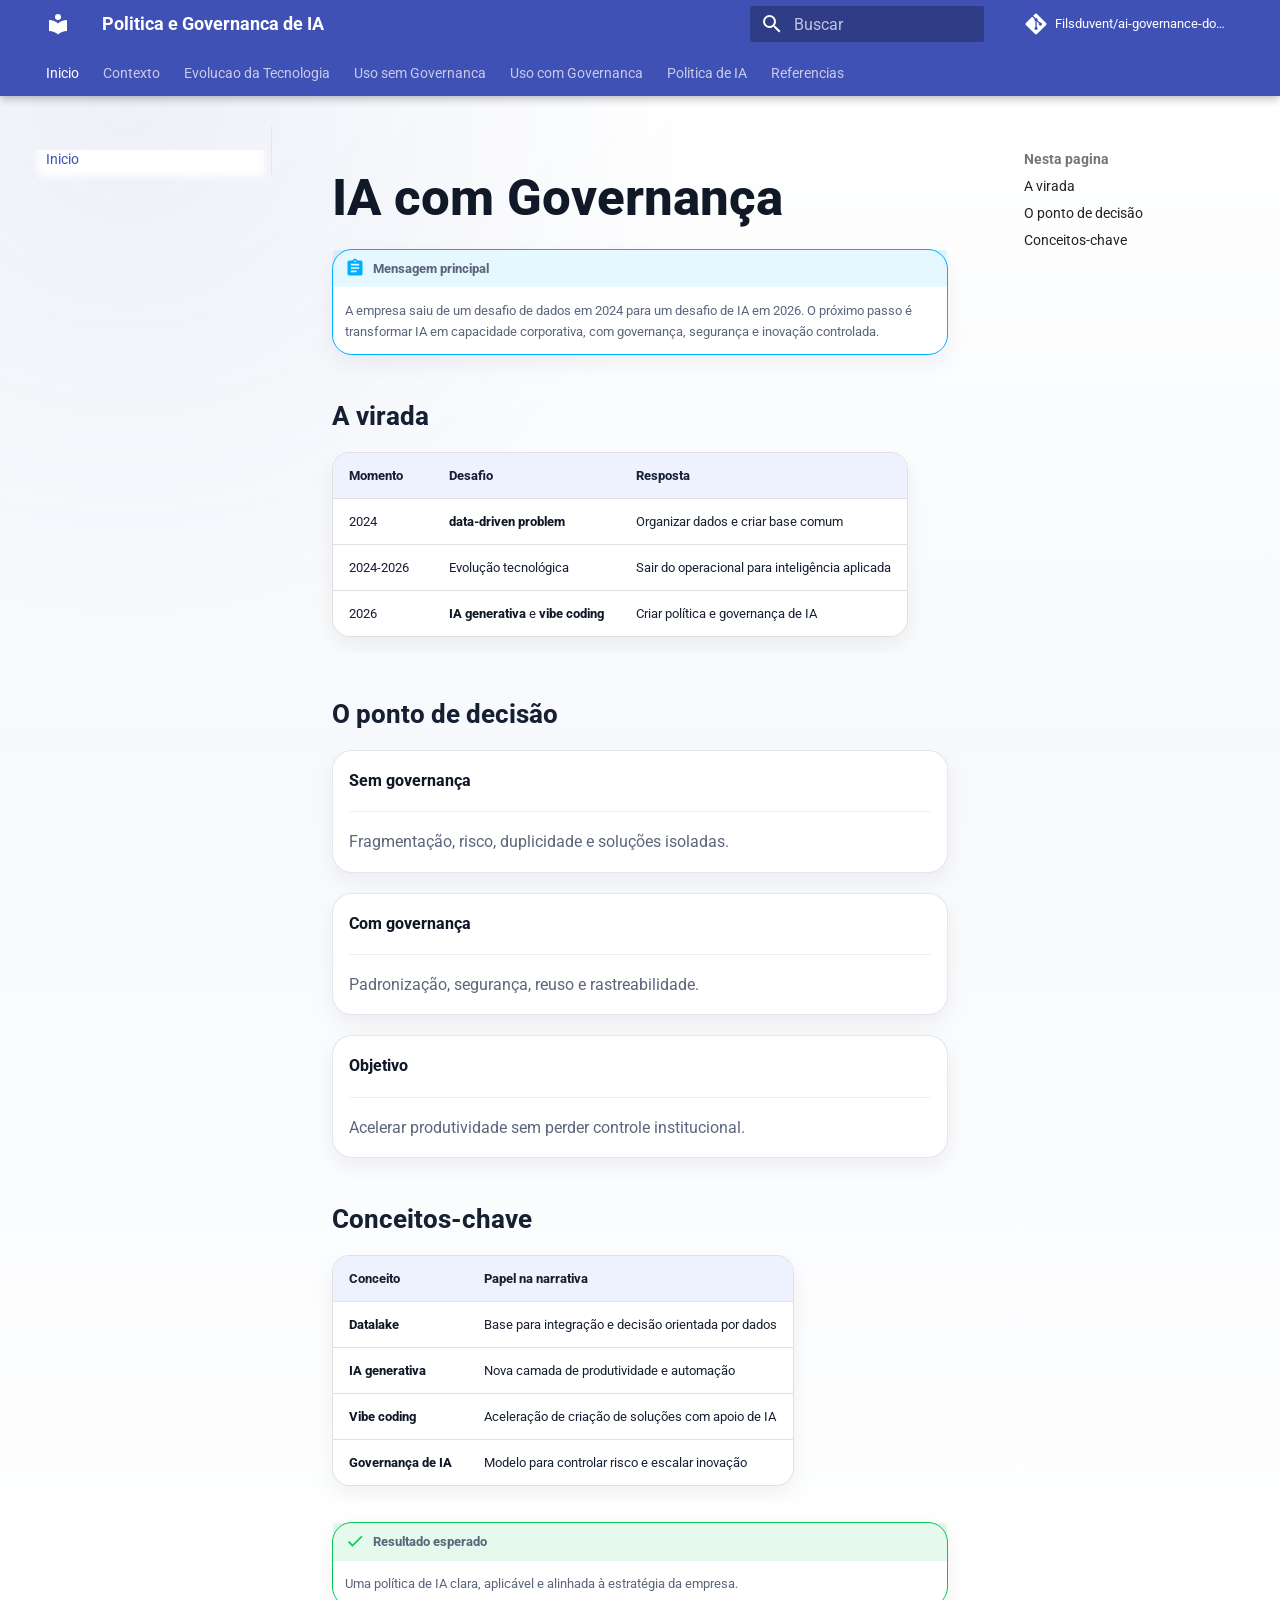
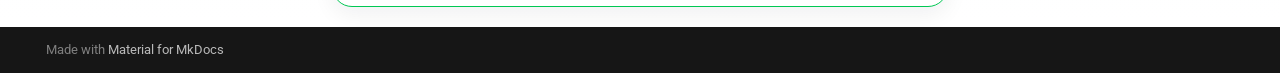
<file: index.html>
<!doctype html>
<html lang="pt" class="no-js">
  <head>
    
      <meta charset="utf-8">
      <meta name="viewport" content="width=device-width,initial-scale=1">
      
        <meta name="description" content="Documentacao estrategica sobre governanca de IA, evolucao tecnologica e uso responsavel de IA">
      
      
      
        <link rel="canonical" href="https://filsduvent.github.io/ai-governance-docs/">
      
      
      
        <link rel="next" href="contexto/">
      
      
        
      
      
      <link rel="icon" href="assets/images/favicon.png">
      <meta name="generator" content="mkdocs-1.6.1, mkdocs-material-9.7.6">
    
    
      
        <title>Politica e Governanca de IA</title>
      
    
    
      <link rel="stylesheet" href="assets/stylesheets/main.484c7ddc.min.css">
      
        
        <link rel="stylesheet" href="assets/stylesheets/palette.ab4e12ef.min.css">
      
      


    
    
      
    
    
      
        
        
        <link rel="preconnect" href="https://fonts.gstatic.com" crossorigin>
        <link rel="stylesheet" href="https://fonts.googleapis.com/css?family=Roboto:300,300i,400,400i,700,700i%7CRoboto+Mono:400,400i,700,700i&display=fallback">
        <style>:root{--md-text-font:"Roboto";--md-code-font:"Roboto Mono"}</style>
      
    
    
      <link rel="stylesheet" href="stylesheets/extra.css">
    
    <script>__md_scope=new URL(".",location),__md_hash=e=>[...e].reduce(((e,_)=>(e<<5)-e+_.charCodeAt(0)),0),__md_get=(e,_=localStorage,t=__md_scope)=>JSON.parse(_.getItem(t.pathname+"."+e)),__md_set=(e,_,t=localStorage,a=__md_scope)=>{try{t.setItem(a.pathname+"."+e,JSON.stringify(_))}catch(e){}}</script>
    
      

    
    
  </head>
  
  
    
    
      
    
    
    
    
    <body dir="ltr" data-md-color-scheme="default" data-md-color-primary="indigo" data-md-color-accent="blue">
  
    
    <input class="md-toggle" data-md-toggle="drawer" type="checkbox" id="__drawer" autocomplete="off">
    <input class="md-toggle" data-md-toggle="search" type="checkbox" id="__search" autocomplete="off">
    <label class="md-overlay" for="__drawer"></label>
    <div data-md-component="skip">
      
        
        <a href="#ia-com-governanca" class="md-skip">
          Pular para conteúdo
        </a>
      
    </div>
    <div data-md-component="announce">
      
    </div>
    
    
      

  

<header class="md-header md-header--shadow md-header--lifted" data-md-component="header">
  <nav class="md-header__inner md-grid" aria-label="Cabeçalho">
    <a href="." title="Politica e Governanca de IA" class="md-header__button md-logo" aria-label="Politica e Governanca de IA" data-md-component="logo">
      
  
  <svg xmlns="http://www.w3.org/2000/svg" viewBox="0 0 24 24"><path d="M12 8a3 3 0 0 0 3-3 3 3 0 0 0-3-3 3 3 0 0 0-3 3 3 3 0 0 0 3 3m0 3.54C9.64 9.35 6.5 8 3 8v11c3.5 0 6.64 1.35 9 3.54 2.36-2.19 5.5-3.54 9-3.54V8c-3.5 0-6.64 1.35-9 3.54"/></svg>

    </a>
    <label class="md-header__button md-icon" for="__drawer">
      
      <svg xmlns="http://www.w3.org/2000/svg" viewBox="0 0 24 24"><path d="M3 6h18v2H3zm0 5h18v2H3zm0 5h18v2H3z"/></svg>
    </label>
    <div class="md-header__title" data-md-component="header-title">
      <div class="md-header__ellipsis">
        <div class="md-header__topic">
          <span class="md-ellipsis">
            Politica e Governanca de IA
          </span>
        </div>
        <div class="md-header__topic" data-md-component="header-topic">
          <span class="md-ellipsis">
            
              Inicio
            
          </span>
        </div>
      </div>
    </div>
    
      
        <form class="md-header__option" data-md-component="palette">
  
    
    
    
    <input class="md-option" data-md-color-media="" data-md-color-scheme="default" data-md-color-primary="indigo" data-md-color-accent="blue"  aria-hidden="true"  type="radio" name="__palette" id="__palette_0">
    
  
</form>
      
    
    
      <script>var palette=__md_get("__palette");if(palette&&palette.color){if("(prefers-color-scheme)"===palette.color.media){var media=matchMedia("(prefers-color-scheme: light)"),input=document.querySelector(media.matches?"[data-md-color-media='(prefers-color-scheme: light)']":"[data-md-color-media='(prefers-color-scheme: dark)']");palette.color.media=input.getAttribute("data-md-color-media"),palette.color.scheme=input.getAttribute("data-md-color-scheme"),palette.color.primary=input.getAttribute("data-md-color-primary"),palette.color.accent=input.getAttribute("data-md-color-accent")}for(var[key,value]of Object.entries(palette.color))document.body.setAttribute("data-md-color-"+key,value)}</script>
    
    
    
      
      
        <label class="md-header__button md-icon" for="__search">
          
          <svg xmlns="http://www.w3.org/2000/svg" viewBox="0 0 24 24"><path d="M9.5 3A6.5 6.5 0 0 1 16 9.5c0 1.61-.59 3.09-1.56 4.23l.27.27h.79l5 5-1.5 1.5-5-5v-.79l-.27-.27A6.52 6.52 0 0 1 9.5 16 6.5 6.5 0 0 1 3 9.5 6.5 6.5 0 0 1 9.5 3m0 2C7 5 5 7 5 9.5S7 14 9.5 14 14 12 14 9.5 12 5 9.5 5"/></svg>
        </label>
        <div class="md-search" data-md-component="search" role="dialog">
  <label class="md-search__overlay" for="__search"></label>
  <div class="md-search__inner" role="search">
    <form class="md-search__form" name="search">
      <input type="text" class="md-search__input" name="query" aria-label="Buscar" placeholder="Buscar" autocapitalize="off" autocorrect="off" autocomplete="off" spellcheck="false" data-md-component="search-query" required>
      <label class="md-search__icon md-icon" for="__search">
        
        <svg xmlns="http://www.w3.org/2000/svg" viewBox="0 0 24 24"><path d="M9.5 3A6.5 6.5 0 0 1 16 9.5c0 1.61-.59 3.09-1.56 4.23l.27.27h.79l5 5-1.5 1.5-5-5v-.79l-.27-.27A6.52 6.52 0 0 1 9.5 16 6.5 6.5 0 0 1 3 9.5 6.5 6.5 0 0 1 9.5 3m0 2C7 5 5 7 5 9.5S7 14 9.5 14 14 12 14 9.5 12 5 9.5 5"/></svg>
        
        <svg xmlns="http://www.w3.org/2000/svg" viewBox="0 0 24 24"><path d="M20 11v2H8l5.5 5.5-1.42 1.42L4.16 12l7.92-7.92L13.5 5.5 8 11z"/></svg>
      </label>
      <nav class="md-search__options" aria-label="Pesquisar">
        
          <a href="javascript:void(0)" class="md-search__icon md-icon" title="Compartilhar" aria-label="Compartilhar" data-clipboard data-clipboard-text="" data-md-component="search-share" tabindex="-1">
            
            <svg xmlns="http://www.w3.org/2000/svg" viewBox="0 0 24 24"><path d="M18 16.08c-.76 0-1.44.3-1.96.77L8.91 12.7c.05-.23.09-.46.09-.7s-.04-.47-.09-.7l7.05-4.11c.54.5 1.25.81 2.04.81a3 3 0 0 0 3-3 3 3 0 0 0-3-3 3 3 0 0 0-3 3c0 .24.04.47.09.7L8.04 9.81C7.5 9.31 6.79 9 6 9a3 3 0 0 0-3 3 3 3 0 0 0 3 3c.79 0 1.5-.31 2.04-.81l7.12 4.15c-.05.21-.08.43-.08.66 0 1.61 1.31 2.91 2.92 2.91s2.92-1.3 2.92-2.91A2.92 2.92 0 0 0 18 16.08"/></svg>
          </a>
        
        <button type="reset" class="md-search__icon md-icon" title="Limpar" aria-label="Limpar" tabindex="-1">
          
          <svg xmlns="http://www.w3.org/2000/svg" viewBox="0 0 24 24"><path d="M19 6.41 17.59 5 12 10.59 6.41 5 5 6.41 10.59 12 5 17.59 6.41 19 12 13.41 17.59 19 19 17.59 13.41 12z"/></svg>
        </button>
      </nav>
      
        <div class="md-search__suggest" data-md-component="search-suggest"></div>
      
    </form>
    <div class="md-search__output">
      <div class="md-search__scrollwrap" tabindex="0" data-md-scrollfix>
        <div class="md-search-result" data-md-component="search-result">
          <div class="md-search-result__meta">
            Inicializando busca
          </div>
          <ol class="md-search-result__list" role="presentation"></ol>
        </div>
      </div>
    </div>
  </div>
</div>
      
    
    
      <div class="md-header__source">
        <a href="https://github.com/Filsduvent/ai-governance-docs" title="Ir para repositório" class="md-source" data-md-component="source">
  <div class="md-source__icon md-icon">
    
    <svg xmlns="http://www.w3.org/2000/svg" viewBox="0 0 448 512"><!--! Font Awesome Free 7.1.0 by @fontawesome - https://fontawesome.com License - https://fontawesome.com/license/free (Icons: CC BY 4.0, Fonts: SIL OFL 1.1, Code: MIT License) Copyright 2025 Fonticons, Inc.--><path d="M439.6 236.1 244 40.5c-5.4-5.5-12.8-8.5-20.4-8.5s-15 3-20.4 8.4L162.5 81l51.5 51.5c27.1-9.1 52.7 16.8 43.4 43.7l49.7 49.7c34.2-11.8 61.2 31 35.5 56.7-26.5 26.5-70.2-2.9-56-37.3L240.3 199v121.9c25.3 12.5 22.3 41.8 9.1 55-6.4 6.4-15.2 10.1-24.3 10.1s-17.8-3.6-24.3-10.1c-17.6-17.6-11.1-46.9 11.2-56v-123c-20.8-8.5-24.6-30.7-18.6-45L142.6 101 8.5 235.1C3 240.6 0 247.9 0 255.5s3 15 8.5 20.4l195.6 195.7c5.4 5.4 12.7 8.4 20.4 8.4s15-3 20.4-8.4l194.7-194.7c5.4-5.4 8.4-12.8 8.4-20.4s-3-15-8.4-20.4"/></svg>
  </div>
  <div class="md-source__repository">
    Filsduvent/ai-governance-docs
  </div>
</a>
      </div>
    
  </nav>
  
    
      
<nav class="md-tabs" aria-label="Abas" data-md-component="tabs">
  <div class="md-grid">
    <ul class="md-tabs__list">
      
        
  
  
  
    
  
  
    <li class="md-tabs__item md-tabs__item--active">
      <a href="." class="md-tabs__link">
        
  
  
    
  
  Inicio

      </a>
    </li>
  

      
        
  
  
  
  
    <li class="md-tabs__item">
      <a href="contexto/" class="md-tabs__link">
        
  
  
    
  
  Contexto

      </a>
    </li>
  

      
        
  
  
  
  
    <li class="md-tabs__item">
      <a href="evolucao-tecnologia/" class="md-tabs__link">
        
  
  
    
  
  Evolucao da Tecnologia

      </a>
    </li>
  

      
        
  
  
  
  
    <li class="md-tabs__item">
      <a href="uso-sem-governanca/" class="md-tabs__link">
        
  
  
    
  
  Uso sem Governanca

      </a>
    </li>
  

      
        
  
  
  
  
    <li class="md-tabs__item">
      <a href="uso-com-governanca/" class="md-tabs__link">
        
  
  
    
  
  Uso com Governanca

      </a>
    </li>
  

      
        
  
  
  
  
    <li class="md-tabs__item">
      <a href="politica-ia/" class="md-tabs__link">
        
  
  
    
  
  Politica de IA

      </a>
    </li>
  

      
        
  
  
  
  
    <li class="md-tabs__item">
      <a href="referencias/" class="md-tabs__link">
        
  
  
    
  
  Referencias

      </a>
    </li>
  

      
    </ul>
  </div>
</nav>
    
  
</header>
    
    <div class="md-container" data-md-component="container">
      
      
        
      
      <main class="md-main" data-md-component="main">
        <div class="md-main__inner md-grid">
          
            
              
              <div class="md-sidebar md-sidebar--primary" data-md-component="sidebar" data-md-type="navigation" >
                <div class="md-sidebar__scrollwrap">
                  <div class="md-sidebar__inner">
                    


  


<nav class="md-nav md-nav--primary md-nav--lifted" aria-label="Navegação" data-md-level="0">
  <label class="md-nav__title" for="__drawer">
    <a href="." title="Politica e Governanca de IA" class="md-nav__button md-logo" aria-label="Politica e Governanca de IA" data-md-component="logo">
      
  
  <svg xmlns="http://www.w3.org/2000/svg" viewBox="0 0 24 24"><path d="M12 8a3 3 0 0 0 3-3 3 3 0 0 0-3-3 3 3 0 0 0-3 3 3 3 0 0 0 3 3m0 3.54C9.64 9.35 6.5 8 3 8v11c3.5 0 6.64 1.35 9 3.54 2.36-2.19 5.5-3.54 9-3.54V8c-3.5 0-6.64 1.35-9 3.54"/></svg>

    </a>
    Politica e Governanca de IA
  </label>
  
    <div class="md-nav__source">
      <a href="https://github.com/Filsduvent/ai-governance-docs" title="Ir para repositório" class="md-source" data-md-component="source">
  <div class="md-source__icon md-icon">
    
    <svg xmlns="http://www.w3.org/2000/svg" viewBox="0 0 448 512"><!--! Font Awesome Free 7.1.0 by @fontawesome - https://fontawesome.com License - https://fontawesome.com/license/free (Icons: CC BY 4.0, Fonts: SIL OFL 1.1, Code: MIT License) Copyright 2025 Fonticons, Inc.--><path d="M439.6 236.1 244 40.5c-5.4-5.5-12.8-8.5-20.4-8.5s-15 3-20.4 8.4L162.5 81l51.5 51.5c27.1-9.1 52.7 16.8 43.4 43.7l49.7 49.7c34.2-11.8 61.2 31 35.5 56.7-26.5 26.5-70.2-2.9-56-37.3L240.3 199v121.9c25.3 12.5 22.3 41.8 9.1 55-6.4 6.4-15.2 10.1-24.3 10.1s-17.8-3.6-24.3-10.1c-17.6-17.6-11.1-46.9 11.2-56v-123c-20.8-8.5-24.6-30.7-18.6-45L142.6 101 8.5 235.1C3 240.6 0 247.9 0 255.5s3 15 8.5 20.4l195.6 195.7c5.4 5.4 12.7 8.4 20.4 8.4s15-3 20.4-8.4l194.7-194.7c5.4-5.4 8.4-12.8 8.4-20.4s-3-15-8.4-20.4"/></svg>
  </div>
  <div class="md-source__repository">
    Filsduvent/ai-governance-docs
  </div>
</a>
    </div>
  
  <ul class="md-nav__list" data-md-scrollfix>
    
      
      
  
  
    
  
  
  
    <li class="md-nav__item md-nav__item--active">
      
      <input class="md-nav__toggle md-toggle" type="checkbox" id="__toc">
      
      
        
      
      
        <label class="md-nav__link md-nav__link--active" for="__toc">
          
  
  
  <span class="md-ellipsis">
    
  
    Inicio
  

    
  </span>
  
  

          <span class="md-nav__icon md-icon"></span>
        </label>
      
      <a href="." class="md-nav__link md-nav__link--active">
        
  
  
  <span class="md-ellipsis">
    
  
    Inicio
  

    
  </span>
  
  

      </a>
      
        

  

<nav class="md-nav md-nav--secondary" aria-label="Nesta pagina">
  
  
  
    
  
  
    <label class="md-nav__title" for="__toc">
      <span class="md-nav__icon md-icon"></span>
      Nesta pagina
    </label>
    <ul class="md-nav__list" data-md-component="toc" data-md-scrollfix>
      
        <li class="md-nav__item">
  <a href="#a-virada" class="md-nav__link">
    <span class="md-ellipsis">
      
        A virada
      
    </span>
  </a>
  
</li>
      
        <li class="md-nav__item">
  <a href="#o-ponto-de-decisao" class="md-nav__link">
    <span class="md-ellipsis">
      
        O ponto de decisão
      
    </span>
  </a>
  
</li>
      
        <li class="md-nav__item">
  <a href="#conceitos-chave" class="md-nav__link">
    <span class="md-ellipsis">
      
        Conceitos-chave
      
    </span>
  </a>
  
</li>
      
    </ul>
  
</nav>
      
    </li>
  

    
      
      
  
  
  
  
    <li class="md-nav__item">
      <a href="contexto/" class="md-nav__link">
        
  
  
  <span class="md-ellipsis">
    
  
    Contexto
  

    
  </span>
  
  

      </a>
    </li>
  

    
      
      
  
  
  
  
    <li class="md-nav__item">
      <a href="evolucao-tecnologia/" class="md-nav__link">
        
  
  
  <span class="md-ellipsis">
    
  
    Evolucao da Tecnologia
  

    
  </span>
  
  

      </a>
    </li>
  

    
      
      
  
  
  
  
    <li class="md-nav__item">
      <a href="uso-sem-governanca/" class="md-nav__link">
        
  
  
  <span class="md-ellipsis">
    
  
    Uso sem Governanca
  

    
  </span>
  
  

      </a>
    </li>
  

    
      
      
  
  
  
  
    <li class="md-nav__item">
      <a href="uso-com-governanca/" class="md-nav__link">
        
  
  
  <span class="md-ellipsis">
    
  
    Uso com Governanca
  

    
  </span>
  
  

      </a>
    </li>
  

    
      
      
  
  
  
  
    <li class="md-nav__item">
      <a href="politica-ia/" class="md-nav__link">
        
  
  
  <span class="md-ellipsis">
    
  
    Politica de IA
  

    
  </span>
  
  

      </a>
    </li>
  

    
      
      
  
  
  
  
    <li class="md-nav__item">
      <a href="referencias/" class="md-nav__link">
        
  
  
  <span class="md-ellipsis">
    
  
    Referencias
  

    
  </span>
  
  

      </a>
    </li>
  

    
  </ul>
</nav>
                  </div>
                </div>
              </div>
            
            
              
              <div class="md-sidebar md-sidebar--secondary" data-md-component="sidebar" data-md-type="toc" >
                <div class="md-sidebar__scrollwrap">
                  <div class="md-sidebar__inner">
                    

  

<nav class="md-nav md-nav--secondary" aria-label="Nesta pagina">
  
  
  
    
  
  
    <label class="md-nav__title" for="__toc">
      <span class="md-nav__icon md-icon"></span>
      Nesta pagina
    </label>
    <ul class="md-nav__list" data-md-component="toc" data-md-scrollfix>
      
        <li class="md-nav__item">
  <a href="#a-virada" class="md-nav__link">
    <span class="md-ellipsis">
      
        A virada
      
    </span>
  </a>
  
</li>
      
        <li class="md-nav__item">
  <a href="#o-ponto-de-decisao" class="md-nav__link">
    <span class="md-ellipsis">
      
        O ponto de decisão
      
    </span>
  </a>
  
</li>
      
        <li class="md-nav__item">
  <a href="#conceitos-chave" class="md-nav__link">
    <span class="md-ellipsis">
      
        Conceitos-chave
      
    </span>
  </a>
  
</li>
      
    </ul>
  
</nav>
                  </div>
                </div>
              </div>
            
          
          
            <div class="md-content" data-md-component="content">
              
              <article class="md-content__inner md-typeset">
                
                  


  
  


<h1 id="ia-com-governanca">IA com Governança<a class="headerlink" href="#ia-com-governanca" title="Permanent link">&para;</a></h1>
<div class="admonition abstract">
<p class="admonition-title">Mensagem principal</p>
<p>A empresa saiu de um desafio de dados em 2024 para um desafio de IA em 2026. O próximo passo é transformar IA em capacidade corporativa, com governança, segurança e inovação controlada.</p>
</div>
<h2 id="a-virada">A virada<a class="headerlink" href="#a-virada" title="Permanent link">&para;</a></h2>
<table>
<thead>
<tr>
<th>Momento</th>
<th>Desafio</th>
<th>Resposta</th>
</tr>
</thead>
<tbody>
<tr>
<td>2024</td>
<td><strong>data-driven problem</strong></td>
<td>Organizar dados e criar base comum</td>
</tr>
<tr>
<td>2024-2026</td>
<td>Evolução tecnológica</td>
<td>Sair do operacional para inteligência aplicada</td>
</tr>
<tr>
<td>2026</td>
<td><strong>IA generativa</strong> e <strong>vibe coding</strong></td>
<td>Criar política e governança de IA</td>
</tr>
</tbody>
</table>
<h2 id="o-ponto-de-decisao">O ponto de decisão<a class="headerlink" href="#o-ponto-de-decisao" title="Permanent link">&para;</a></h2>
<div class="grid cards">
<ul>
<li>
<p><strong>Sem governança</strong></p>
<hr />
<p>Fragmentação, risco, duplicidade e soluções isoladas.</p>
</li>
<li>
<p><strong>Com governança</strong></p>
<hr />
<p>Padronização, segurança, reuso e rastreabilidade.</p>
</li>
<li>
<p><strong>Objetivo</strong></p>
<hr />
<p>Acelerar produtividade sem perder controle institucional.</p>
</li>
</ul>
</div>
<h2 id="conceitos-chave">Conceitos-chave<a class="headerlink" href="#conceitos-chave" title="Permanent link">&para;</a></h2>
<table>
<thead>
<tr>
<th>Conceito</th>
<th>Papel na narrativa</th>
</tr>
</thead>
<tbody>
<tr>
<td><strong>Datalake</strong></td>
<td>Base para integração e decisão orientada por dados</td>
</tr>
<tr>
<td><strong>IA generativa</strong></td>
<td>Nova camada de produtividade e automação</td>
</tr>
<tr>
<td><strong>Vibe coding</strong></td>
<td>Aceleração de criação de soluções com apoio de IA</td>
</tr>
<tr>
<td><strong>Governança de IA</strong></td>
<td>Modelo para controlar risco e escalar inovação</td>
</tr>
</tbody>
</table>
<div class="admonition success">
<p class="admonition-title">Resultado esperado</p>
<p>Uma política de IA clara, aplicável e alinhada à estratégia da empresa.</p>
</div>












                
              </article>
            </div>
          
          
<script>var target=document.getElementById(location.hash.slice(1));target&&target.name&&(target.checked=target.name.startsWith("__tabbed_"))</script>
        </div>
        
          <button type="button" class="md-top md-icon" data-md-component="top" hidden>
  
  <svg xmlns="http://www.w3.org/2000/svg" viewBox="0 0 24 24"><path d="M13 20h-2V8l-5.5 5.5-1.42-1.42L12 4.16l7.92 7.92-1.42 1.42L13 8z"/></svg>
  Voltar para o topo
</button>
        
      </main>
      
        <footer class="md-footer">
  
  <div class="md-footer-meta md-typeset">
    <div class="md-footer-meta__inner md-grid">
      <div class="md-copyright">
  
  
    Made with
    <a href="https://squidfunk.github.io/mkdocs-material/" target="_blank" rel="noopener">
      Material for MkDocs
    </a>
  
</div>
      
    </div>
  </div>
</footer>
      
    </div>
    <div class="md-dialog" data-md-component="dialog">
      <div class="md-dialog__inner md-typeset"></div>
    </div>
    
    
    
      
      
      <script id="__config" type="application/json">{"annotate": null, "base": ".", "features": ["navigation.tabs", "navigation.tabs.sticky", "navigation.sections", "navigation.top", "search.highlight", "search.share", "search.suggest"], "search": "assets/javascripts/workers/search.2c215733.min.js", "tags": null, "translations": {"clipboard.copied": "Copiado para \u00e1rea de transfer\u00eancia", "clipboard.copy": "Copiar para \u00e1rea de transfer\u00eancia", "search.result.more.one": "mais 1 nesta p\u00e1gina", "search.result.more.other": "# mais nesta p\u00e1gina", "search.result.none": "Nenhum documento encontrado", "search.result.one": "1 documento encontrado", "search.result.other": "# documentos encontrados", "search.result.placeholder": "Digite para iniciar a busca", "search.result.term.missing": "Ausente", "select.version": "Selecione a vers\u00e3o"}, "version": null}</script>
    
    
      <script src="assets/javascripts/bundle.79ae519e.min.js"></script>
      
    
  </body>
</html>
</file>
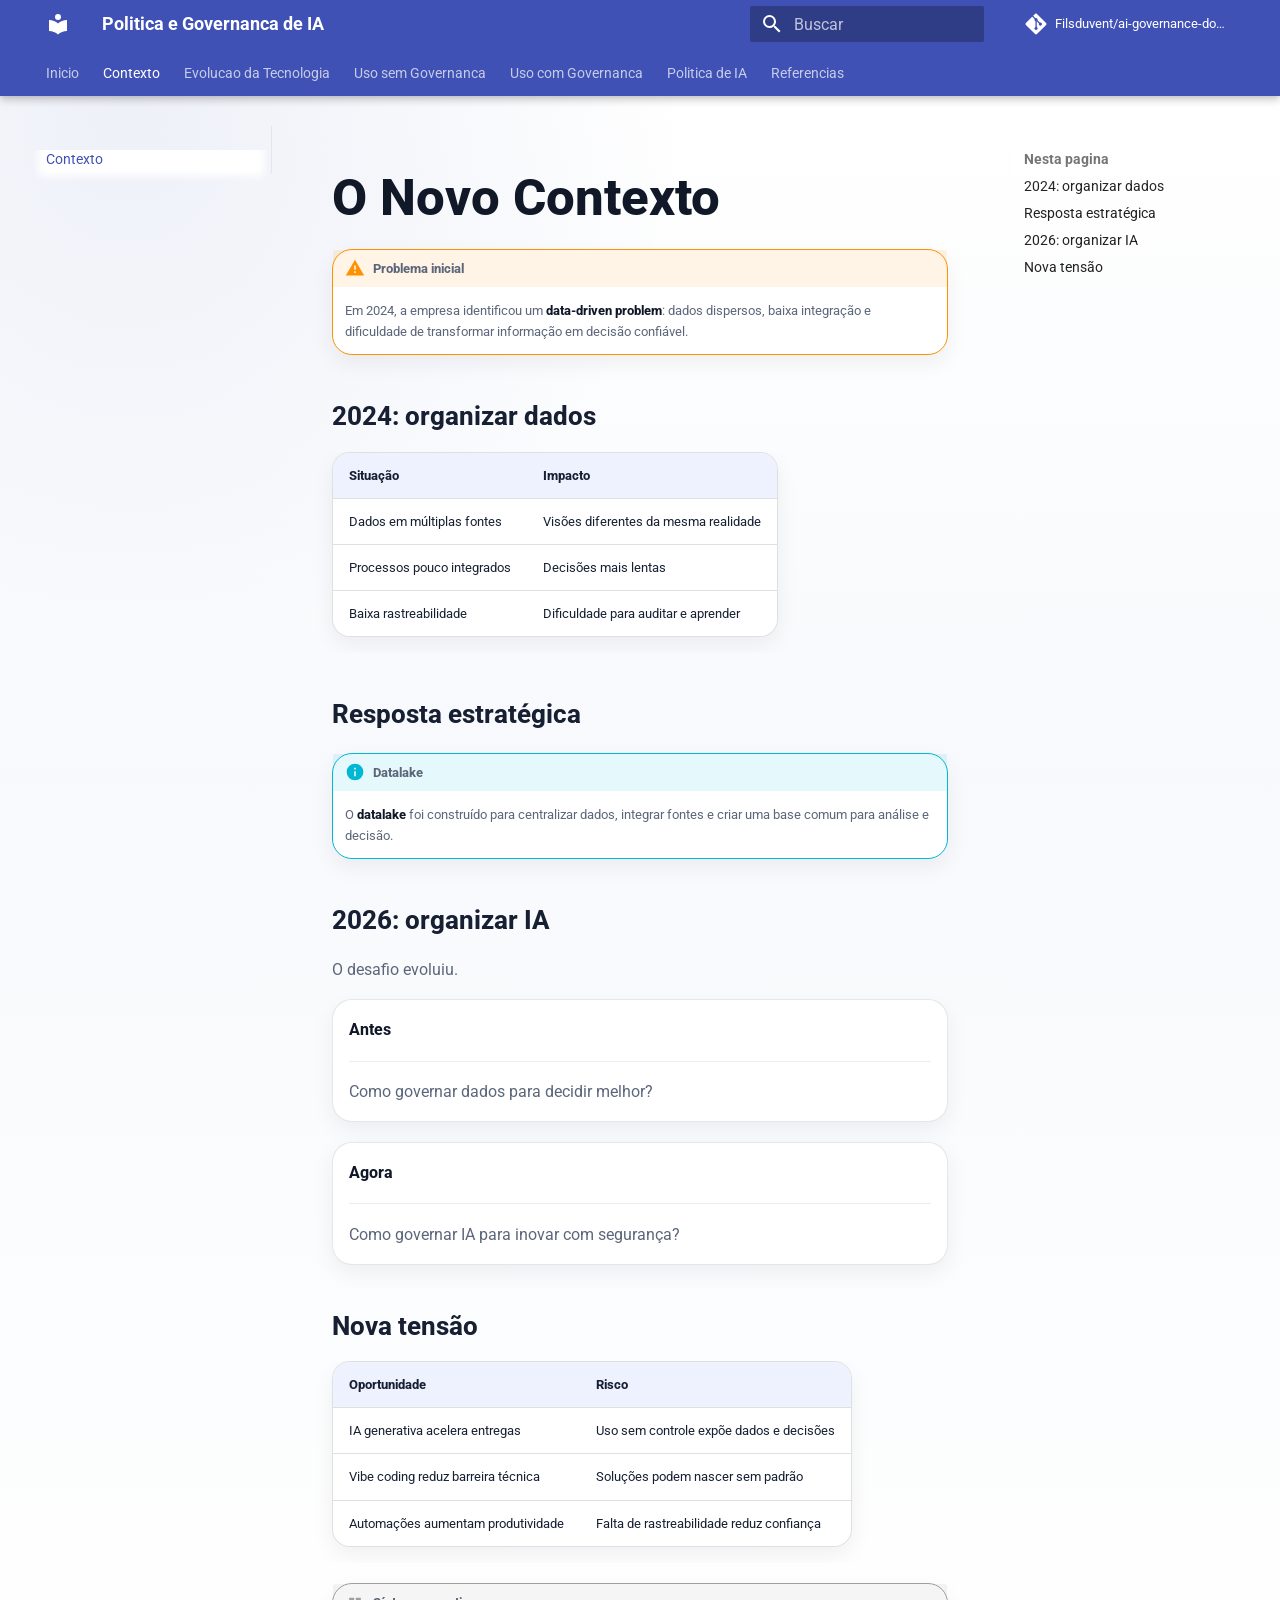
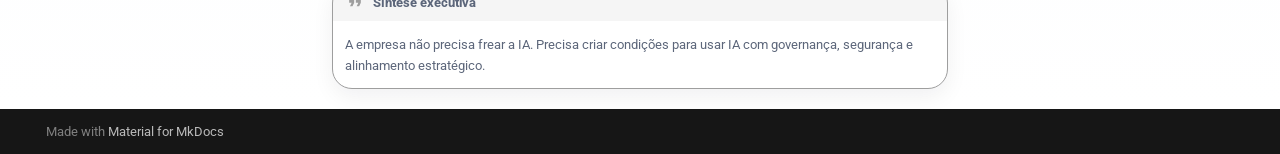
<file: contexto/index.html>
<!doctype html>
<html lang="pt" class="no-js">
  <head>
    
      <meta charset="utf-8">
      <meta name="viewport" content="width=device-width,initial-scale=1">
      
        <meta name="description" content="Documentacao estrategica sobre governanca de IA, evolucao tecnologica e uso responsavel de IA">
      
      
      
        <link rel="canonical" href="https://filsduvent.github.io/ai-governance-docs/contexto/">
      
      
        <link rel="prev" href="..">
      
      
        <link rel="next" href="../evolucao-tecnologia/">
      
      
        
      
      
      <link rel="icon" href="../assets/images/favicon.png">
      <meta name="generator" content="mkdocs-1.6.1, mkdocs-material-9.7.6">
    
    
      
        <title>Contexto - Politica e Governanca de IA</title>
      
    
    
      <link rel="stylesheet" href="../assets/stylesheets/main.484c7ddc.min.css">
      
        
        <link rel="stylesheet" href="../assets/stylesheets/palette.ab4e12ef.min.css">
      
      


    
    
      
    
    
      
        
        
        <link rel="preconnect" href="https://fonts.gstatic.com" crossorigin>
        <link rel="stylesheet" href="https://fonts.googleapis.com/css?family=Roboto:300,300i,400,400i,700,700i%7CRoboto+Mono:400,400i,700,700i&display=fallback">
        <style>:root{--md-text-font:"Roboto";--md-code-font:"Roboto Mono"}</style>
      
    
    
      <link rel="stylesheet" href="../stylesheets/extra.css">
    
    <script>__md_scope=new URL("..",location),__md_hash=e=>[...e].reduce(((e,_)=>(e<<5)-e+_.charCodeAt(0)),0),__md_get=(e,_=localStorage,t=__md_scope)=>JSON.parse(_.getItem(t.pathname+"."+e)),__md_set=(e,_,t=localStorage,a=__md_scope)=>{try{t.setItem(a.pathname+"."+e,JSON.stringify(_))}catch(e){}}</script>
    
      

    
    
  </head>
  
  
    
    
      
    
    
    
    
    <body dir="ltr" data-md-color-scheme="default" data-md-color-primary="indigo" data-md-color-accent="blue">
  
    
    <input class="md-toggle" data-md-toggle="drawer" type="checkbox" id="__drawer" autocomplete="off">
    <input class="md-toggle" data-md-toggle="search" type="checkbox" id="__search" autocomplete="off">
    <label class="md-overlay" for="__drawer"></label>
    <div data-md-component="skip">
      
        
        <a href="#o-novo-contexto" class="md-skip">
          Pular para conteúdo
        </a>
      
    </div>
    <div data-md-component="announce">
      
    </div>
    
    
      

  

<header class="md-header md-header--shadow md-header--lifted" data-md-component="header">
  <nav class="md-header__inner md-grid" aria-label="Cabeçalho">
    <a href=".." title="Politica e Governanca de IA" class="md-header__button md-logo" aria-label="Politica e Governanca de IA" data-md-component="logo">
      
  
  <svg xmlns="http://www.w3.org/2000/svg" viewBox="0 0 24 24"><path d="M12 8a3 3 0 0 0 3-3 3 3 0 0 0-3-3 3 3 0 0 0-3 3 3 3 0 0 0 3 3m0 3.54C9.64 9.35 6.5 8 3 8v11c3.5 0 6.64 1.35 9 3.54 2.36-2.19 5.5-3.54 9-3.54V8c-3.5 0-6.64 1.35-9 3.54"/></svg>

    </a>
    <label class="md-header__button md-icon" for="__drawer">
      
      <svg xmlns="http://www.w3.org/2000/svg" viewBox="0 0 24 24"><path d="M3 6h18v2H3zm0 5h18v2H3zm0 5h18v2H3z"/></svg>
    </label>
    <div class="md-header__title" data-md-component="header-title">
      <div class="md-header__ellipsis">
        <div class="md-header__topic">
          <span class="md-ellipsis">
            Politica e Governanca de IA
          </span>
        </div>
        <div class="md-header__topic" data-md-component="header-topic">
          <span class="md-ellipsis">
            
              Contexto
            
          </span>
        </div>
      </div>
    </div>
    
      
        <form class="md-header__option" data-md-component="palette">
  
    
    
    
    <input class="md-option" data-md-color-media="" data-md-color-scheme="default" data-md-color-primary="indigo" data-md-color-accent="blue"  aria-hidden="true"  type="radio" name="__palette" id="__palette_0">
    
  
</form>
      
    
    
      <script>var palette=__md_get("__palette");if(palette&&palette.color){if("(prefers-color-scheme)"===palette.color.media){var media=matchMedia("(prefers-color-scheme: light)"),input=document.querySelector(media.matches?"[data-md-color-media='(prefers-color-scheme: light)']":"[data-md-color-media='(prefers-color-scheme: dark)']");palette.color.media=input.getAttribute("data-md-color-media"),palette.color.scheme=input.getAttribute("data-md-color-scheme"),palette.color.primary=input.getAttribute("data-md-color-primary"),palette.color.accent=input.getAttribute("data-md-color-accent")}for(var[key,value]of Object.entries(palette.color))document.body.setAttribute("data-md-color-"+key,value)}</script>
    
    
    
      
      
        <label class="md-header__button md-icon" for="__search">
          
          <svg xmlns="http://www.w3.org/2000/svg" viewBox="0 0 24 24"><path d="M9.5 3A6.5 6.5 0 0 1 16 9.5c0 1.61-.59 3.09-1.56 4.23l.27.27h.79l5 5-1.5 1.5-5-5v-.79l-.27-.27A6.52 6.52 0 0 1 9.5 16 6.5 6.5 0 0 1 3 9.5 6.5 6.5 0 0 1 9.5 3m0 2C7 5 5 7 5 9.5S7 14 9.5 14 14 12 14 9.5 12 5 9.5 5"/></svg>
        </label>
        <div class="md-search" data-md-component="search" role="dialog">
  <label class="md-search__overlay" for="__search"></label>
  <div class="md-search__inner" role="search">
    <form class="md-search__form" name="search">
      <input type="text" class="md-search__input" name="query" aria-label="Buscar" placeholder="Buscar" autocapitalize="off" autocorrect="off" autocomplete="off" spellcheck="false" data-md-component="search-query" required>
      <label class="md-search__icon md-icon" for="__search">
        
        <svg xmlns="http://www.w3.org/2000/svg" viewBox="0 0 24 24"><path d="M9.5 3A6.5 6.5 0 0 1 16 9.5c0 1.61-.59 3.09-1.56 4.23l.27.27h.79l5 5-1.5 1.5-5-5v-.79l-.27-.27A6.52 6.52 0 0 1 9.5 16 6.5 6.5 0 0 1 3 9.5 6.5 6.5 0 0 1 9.5 3m0 2C7 5 5 7 5 9.5S7 14 9.5 14 14 12 14 9.5 12 5 9.5 5"/></svg>
        
        <svg xmlns="http://www.w3.org/2000/svg" viewBox="0 0 24 24"><path d="M20 11v2H8l5.5 5.5-1.42 1.42L4.16 12l7.92-7.92L13.5 5.5 8 11z"/></svg>
      </label>
      <nav class="md-search__options" aria-label="Pesquisar">
        
          <a href="javascript:void(0)" class="md-search__icon md-icon" title="Compartilhar" aria-label="Compartilhar" data-clipboard data-clipboard-text="" data-md-component="search-share" tabindex="-1">
            
            <svg xmlns="http://www.w3.org/2000/svg" viewBox="0 0 24 24"><path d="M18 16.08c-.76 0-1.44.3-1.96.77L8.91 12.7c.05-.23.09-.46.09-.7s-.04-.47-.09-.7l7.05-4.11c.54.5 1.25.81 2.04.81a3 3 0 0 0 3-3 3 3 0 0 0-3-3 3 3 0 0 0-3 3c0 .24.04.47.09.7L8.04 9.81C7.5 9.31 6.79 9 6 9a3 3 0 0 0-3 3 3 3 0 0 0 3 3c.79 0 1.5-.31 2.04-.81l7.12 4.15c-.05.21-.08.43-.08.66 0 1.61 1.31 2.91 2.92 2.91s2.92-1.3 2.92-2.91A2.92 2.92 0 0 0 18 16.08"/></svg>
          </a>
        
        <button type="reset" class="md-search__icon md-icon" title="Limpar" aria-label="Limpar" tabindex="-1">
          
          <svg xmlns="http://www.w3.org/2000/svg" viewBox="0 0 24 24"><path d="M19 6.41 17.59 5 12 10.59 6.41 5 5 6.41 10.59 12 5 17.59 6.41 19 12 13.41 17.59 19 19 17.59 13.41 12z"/></svg>
        </button>
      </nav>
      
        <div class="md-search__suggest" data-md-component="search-suggest"></div>
      
    </form>
    <div class="md-search__output">
      <div class="md-search__scrollwrap" tabindex="0" data-md-scrollfix>
        <div class="md-search-result" data-md-component="search-result">
          <div class="md-search-result__meta">
            Inicializando busca
          </div>
          <ol class="md-search-result__list" role="presentation"></ol>
        </div>
      </div>
    </div>
  </div>
</div>
      
    
    
      <div class="md-header__source">
        <a href="https://github.com/Filsduvent/ai-governance-docs" title="Ir para repositório" class="md-source" data-md-component="source">
  <div class="md-source__icon md-icon">
    
    <svg xmlns="http://www.w3.org/2000/svg" viewBox="0 0 448 512"><!--! Font Awesome Free 7.1.0 by @fontawesome - https://fontawesome.com License - https://fontawesome.com/license/free (Icons: CC BY 4.0, Fonts: SIL OFL 1.1, Code: MIT License) Copyright 2025 Fonticons, Inc.--><path d="M439.6 236.1 244 40.5c-5.4-5.5-12.8-8.5-20.4-8.5s-15 3-20.4 8.4L162.5 81l51.5 51.5c27.1-9.1 52.7 16.8 43.4 43.7l49.7 49.7c34.2-11.8 61.2 31 35.5 56.7-26.5 26.5-70.2-2.9-56-37.3L240.3 199v121.9c25.3 12.5 22.3 41.8 9.1 55-6.4 6.4-15.2 10.1-24.3 10.1s-17.8-3.6-24.3-10.1c-17.6-17.6-11.1-46.9 11.2-56v-123c-20.8-8.5-24.6-30.7-18.6-45L142.6 101 8.5 235.1C3 240.6 0 247.9 0 255.5s3 15 8.5 20.4l195.6 195.7c5.4 5.4 12.7 8.4 20.4 8.4s15-3 20.4-8.4l194.7-194.7c5.4-5.4 8.4-12.8 8.4-20.4s-3-15-8.4-20.4"/></svg>
  </div>
  <div class="md-source__repository">
    Filsduvent/ai-governance-docs
  </div>
</a>
      </div>
    
  </nav>
  
    
      
<nav class="md-tabs" aria-label="Abas" data-md-component="tabs">
  <div class="md-grid">
    <ul class="md-tabs__list">
      
        
  
  
  
  
    <li class="md-tabs__item">
      <a href=".." class="md-tabs__link">
        
  
  
    
  
  Inicio

      </a>
    </li>
  

      
        
  
  
  
    
  
  
    <li class="md-tabs__item md-tabs__item--active">
      <a href="./" class="md-tabs__link">
        
  
  
    
  
  Contexto

      </a>
    </li>
  

      
        
  
  
  
  
    <li class="md-tabs__item">
      <a href="../evolucao-tecnologia/" class="md-tabs__link">
        
  
  
    
  
  Evolucao da Tecnologia

      </a>
    </li>
  

      
        
  
  
  
  
    <li class="md-tabs__item">
      <a href="../uso-sem-governanca/" class="md-tabs__link">
        
  
  
    
  
  Uso sem Governanca

      </a>
    </li>
  

      
        
  
  
  
  
    <li class="md-tabs__item">
      <a href="../uso-com-governanca/" class="md-tabs__link">
        
  
  
    
  
  Uso com Governanca

      </a>
    </li>
  

      
        
  
  
  
  
    <li class="md-tabs__item">
      <a href="../politica-ia/" class="md-tabs__link">
        
  
  
    
  
  Politica de IA

      </a>
    </li>
  

      
        
  
  
  
  
    <li class="md-tabs__item">
      <a href="../referencias/" class="md-tabs__link">
        
  
  
    
  
  Referencias

      </a>
    </li>
  

      
    </ul>
  </div>
</nav>
    
  
</header>
    
    <div class="md-container" data-md-component="container">
      
      
        
      
      <main class="md-main" data-md-component="main">
        <div class="md-main__inner md-grid">
          
            
              
              <div class="md-sidebar md-sidebar--primary" data-md-component="sidebar" data-md-type="navigation" >
                <div class="md-sidebar__scrollwrap">
                  <div class="md-sidebar__inner">
                    


  


<nav class="md-nav md-nav--primary md-nav--lifted" aria-label="Navegação" data-md-level="0">
  <label class="md-nav__title" for="__drawer">
    <a href=".." title="Politica e Governanca de IA" class="md-nav__button md-logo" aria-label="Politica e Governanca de IA" data-md-component="logo">
      
  
  <svg xmlns="http://www.w3.org/2000/svg" viewBox="0 0 24 24"><path d="M12 8a3 3 0 0 0 3-3 3 3 0 0 0-3-3 3 3 0 0 0-3 3 3 3 0 0 0 3 3m0 3.54C9.64 9.35 6.5 8 3 8v11c3.5 0 6.64 1.35 9 3.54 2.36-2.19 5.5-3.54 9-3.54V8c-3.5 0-6.64 1.35-9 3.54"/></svg>

    </a>
    Politica e Governanca de IA
  </label>
  
    <div class="md-nav__source">
      <a href="https://github.com/Filsduvent/ai-governance-docs" title="Ir para repositório" class="md-source" data-md-component="source">
  <div class="md-source__icon md-icon">
    
    <svg xmlns="http://www.w3.org/2000/svg" viewBox="0 0 448 512"><!--! Font Awesome Free 7.1.0 by @fontawesome - https://fontawesome.com License - https://fontawesome.com/license/free (Icons: CC BY 4.0, Fonts: SIL OFL 1.1, Code: MIT License) Copyright 2025 Fonticons, Inc.--><path d="M439.6 236.1 244 40.5c-5.4-5.5-12.8-8.5-20.4-8.5s-15 3-20.4 8.4L162.5 81l51.5 51.5c27.1-9.1 52.7 16.8 43.4 43.7l49.7 49.7c34.2-11.8 61.2 31 35.5 56.7-26.5 26.5-70.2-2.9-56-37.3L240.3 199v121.9c25.3 12.5 22.3 41.8 9.1 55-6.4 6.4-15.2 10.1-24.3 10.1s-17.8-3.6-24.3-10.1c-17.6-17.6-11.1-46.9 11.2-56v-123c-20.8-8.5-24.6-30.7-18.6-45L142.6 101 8.5 235.1C3 240.6 0 247.9 0 255.5s3 15 8.5 20.4l195.6 195.7c5.4 5.4 12.7 8.4 20.4 8.4s15-3 20.4-8.4l194.7-194.7c5.4-5.4 8.4-12.8 8.4-20.4s-3-15-8.4-20.4"/></svg>
  </div>
  <div class="md-source__repository">
    Filsduvent/ai-governance-docs
  </div>
</a>
    </div>
  
  <ul class="md-nav__list" data-md-scrollfix>
    
      
      
  
  
  
  
    <li class="md-nav__item">
      <a href=".." class="md-nav__link">
        
  
  
  <span class="md-ellipsis">
    
  
    Inicio
  

    
  </span>
  
  

      </a>
    </li>
  

    
      
      
  
  
    
  
  
  
    <li class="md-nav__item md-nav__item--active">
      
      <input class="md-nav__toggle md-toggle" type="checkbox" id="__toc">
      
      
        
      
      
        <label class="md-nav__link md-nav__link--active" for="__toc">
          
  
  
  <span class="md-ellipsis">
    
  
    Contexto
  

    
  </span>
  
  

          <span class="md-nav__icon md-icon"></span>
        </label>
      
      <a href="./" class="md-nav__link md-nav__link--active">
        
  
  
  <span class="md-ellipsis">
    
  
    Contexto
  

    
  </span>
  
  

      </a>
      
        

  

<nav class="md-nav md-nav--secondary" aria-label="Nesta pagina">
  
  
  
    
  
  
    <label class="md-nav__title" for="__toc">
      <span class="md-nav__icon md-icon"></span>
      Nesta pagina
    </label>
    <ul class="md-nav__list" data-md-component="toc" data-md-scrollfix>
      
        <li class="md-nav__item">
  <a href="#2024-organizar-dados" class="md-nav__link">
    <span class="md-ellipsis">
      
        2024: organizar dados
      
    </span>
  </a>
  
</li>
      
        <li class="md-nav__item">
  <a href="#resposta-estrategica" class="md-nav__link">
    <span class="md-ellipsis">
      
        Resposta estratégica
      
    </span>
  </a>
  
</li>
      
        <li class="md-nav__item">
  <a href="#2026-organizar-ia" class="md-nav__link">
    <span class="md-ellipsis">
      
        2026: organizar IA
      
    </span>
  </a>
  
</li>
      
        <li class="md-nav__item">
  <a href="#nova-tensao" class="md-nav__link">
    <span class="md-ellipsis">
      
        Nova tensão
      
    </span>
  </a>
  
</li>
      
    </ul>
  
</nav>
      
    </li>
  

    
      
      
  
  
  
  
    <li class="md-nav__item">
      <a href="../evolucao-tecnologia/" class="md-nav__link">
        
  
  
  <span class="md-ellipsis">
    
  
    Evolucao da Tecnologia
  

    
  </span>
  
  

      </a>
    </li>
  

    
      
      
  
  
  
  
    <li class="md-nav__item">
      <a href="../uso-sem-governanca/" class="md-nav__link">
        
  
  
  <span class="md-ellipsis">
    
  
    Uso sem Governanca
  

    
  </span>
  
  

      </a>
    </li>
  

    
      
      
  
  
  
  
    <li class="md-nav__item">
      <a href="../uso-com-governanca/" class="md-nav__link">
        
  
  
  <span class="md-ellipsis">
    
  
    Uso com Governanca
  

    
  </span>
  
  

      </a>
    </li>
  

    
      
      
  
  
  
  
    <li class="md-nav__item">
      <a href="../politica-ia/" class="md-nav__link">
        
  
  
  <span class="md-ellipsis">
    
  
    Politica de IA
  

    
  </span>
  
  

      </a>
    </li>
  

    
      
      
  
  
  
  
    <li class="md-nav__item">
      <a href="../referencias/" class="md-nav__link">
        
  
  
  <span class="md-ellipsis">
    
  
    Referencias
  

    
  </span>
  
  

      </a>
    </li>
  

    
  </ul>
</nav>
                  </div>
                </div>
              </div>
            
            
              
              <div class="md-sidebar md-sidebar--secondary" data-md-component="sidebar" data-md-type="toc" >
                <div class="md-sidebar__scrollwrap">
                  <div class="md-sidebar__inner">
                    

  

<nav class="md-nav md-nav--secondary" aria-label="Nesta pagina">
  
  
  
    
  
  
    <label class="md-nav__title" for="__toc">
      <span class="md-nav__icon md-icon"></span>
      Nesta pagina
    </label>
    <ul class="md-nav__list" data-md-component="toc" data-md-scrollfix>
      
        <li class="md-nav__item">
  <a href="#2024-organizar-dados" class="md-nav__link">
    <span class="md-ellipsis">
      
        2024: organizar dados
      
    </span>
  </a>
  
</li>
      
        <li class="md-nav__item">
  <a href="#resposta-estrategica" class="md-nav__link">
    <span class="md-ellipsis">
      
        Resposta estratégica
      
    </span>
  </a>
  
</li>
      
        <li class="md-nav__item">
  <a href="#2026-organizar-ia" class="md-nav__link">
    <span class="md-ellipsis">
      
        2026: organizar IA
      
    </span>
  </a>
  
</li>
      
        <li class="md-nav__item">
  <a href="#nova-tensao" class="md-nav__link">
    <span class="md-ellipsis">
      
        Nova tensão
      
    </span>
  </a>
  
</li>
      
    </ul>
  
</nav>
                  </div>
                </div>
              </div>
            
          
          
            <div class="md-content" data-md-component="content">
              
              <article class="md-content__inner md-typeset">
                
                  


  
  


<h1 id="o-novo-contexto">O Novo Contexto<a class="headerlink" href="#o-novo-contexto" title="Permanent link">&para;</a></h1>
<div class="admonition warning">
<p class="admonition-title">Problema inicial</p>
<p>Em 2024, a empresa identificou um <strong>data-driven problem</strong>: dados dispersos, baixa integração e dificuldade de transformar informação em decisão confiável.</p>
</div>
<h2 id="2024-organizar-dados">2024: organizar dados<a class="headerlink" href="#2024-organizar-dados" title="Permanent link">&para;</a></h2>
<table>
<thead>
<tr>
<th>Situação</th>
<th>Impacto</th>
</tr>
</thead>
<tbody>
<tr>
<td>Dados em múltiplas fontes</td>
<td>Visões diferentes da mesma realidade</td>
</tr>
<tr>
<td>Processos pouco integrados</td>
<td>Decisões mais lentas</td>
</tr>
<tr>
<td>Baixa rastreabilidade</td>
<td>Dificuldade para auditar e aprender</td>
</tr>
</tbody>
</table>
<h2 id="resposta-estrategica">Resposta estratégica<a class="headerlink" href="#resposta-estrategica" title="Permanent link">&para;</a></h2>
<div class="admonition info">
<p class="admonition-title">Datalake</p>
<p>O <strong>datalake</strong> foi construído para centralizar dados, integrar fontes e criar uma base comum para análise e decisão.</p>
</div>
<h2 id="2026-organizar-ia">2026: organizar IA<a class="headerlink" href="#2026-organizar-ia" title="Permanent link">&para;</a></h2>
<p>O desafio evoluiu.</p>
<div class="grid cards">
<ul>
<li>
<p><strong>Antes</strong></p>
<hr />
<p>Como governar dados para decidir melhor?</p>
</li>
<li>
<p><strong>Agora</strong></p>
<hr />
<p>Como governar IA para inovar com segurança?</p>
</li>
</ul>
</div>
<h2 id="nova-tensao">Nova tensão<a class="headerlink" href="#nova-tensao" title="Permanent link">&para;</a></h2>
<table>
<thead>
<tr>
<th>Oportunidade</th>
<th>Risco</th>
</tr>
</thead>
<tbody>
<tr>
<td>IA generativa acelera entregas</td>
<td>Uso sem controle expõe dados e decisões</td>
</tr>
<tr>
<td>Vibe coding reduz barreira técnica</td>
<td>Soluções podem nascer sem padrão</td>
</tr>
<tr>
<td>Automações aumentam produtividade</td>
<td>Falta de rastreabilidade reduz confiança</td>
</tr>
</tbody>
</table>
<div class="admonition quote">
<p class="admonition-title">Síntese executiva</p>
<p>A empresa não precisa frear a IA. Precisa criar condições para usar IA com governança, segurança e alinhamento estratégico.</p>
</div>












                
              </article>
            </div>
          
          
<script>var target=document.getElementById(location.hash.slice(1));target&&target.name&&(target.checked=target.name.startsWith("__tabbed_"))</script>
        </div>
        
          <button type="button" class="md-top md-icon" data-md-component="top" hidden>
  
  <svg xmlns="http://www.w3.org/2000/svg" viewBox="0 0 24 24"><path d="M13 20h-2V8l-5.5 5.5-1.42-1.42L12 4.16l7.92 7.92-1.42 1.42L13 8z"/></svg>
  Voltar para o topo
</button>
        
      </main>
      
        <footer class="md-footer">
  
  <div class="md-footer-meta md-typeset">
    <div class="md-footer-meta__inner md-grid">
      <div class="md-copyright">
  
  
    Made with
    <a href="https://squidfunk.github.io/mkdocs-material/" target="_blank" rel="noopener">
      Material for MkDocs
    </a>
  
</div>
      
    </div>
  </div>
</footer>
      
    </div>
    <div class="md-dialog" data-md-component="dialog">
      <div class="md-dialog__inner md-typeset"></div>
    </div>
    
    
    
      
      
      <script id="__config" type="application/json">{"annotate": null, "base": "..", "features": ["navigation.tabs", "navigation.tabs.sticky", "navigation.sections", "navigation.top", "search.highlight", "search.share", "search.suggest"], "search": "../assets/javascripts/workers/search.2c215733.min.js", "tags": null, "translations": {"clipboard.copied": "Copiado para \u00e1rea de transfer\u00eancia", "clipboard.copy": "Copiar para \u00e1rea de transfer\u00eancia", "search.result.more.one": "mais 1 nesta p\u00e1gina", "search.result.more.other": "# mais nesta p\u00e1gina", "search.result.none": "Nenhum documento encontrado", "search.result.one": "1 documento encontrado", "search.result.other": "# documentos encontrados", "search.result.placeholder": "Digite para iniciar a busca", "search.result.term.missing": "Ausente", "select.version": "Selecione a vers\u00e3o"}, "version": null}</script>
    
    
      <script src="../assets/javascripts/bundle.79ae519e.min.js"></script>
      
    
  </body>
</html>
</file>
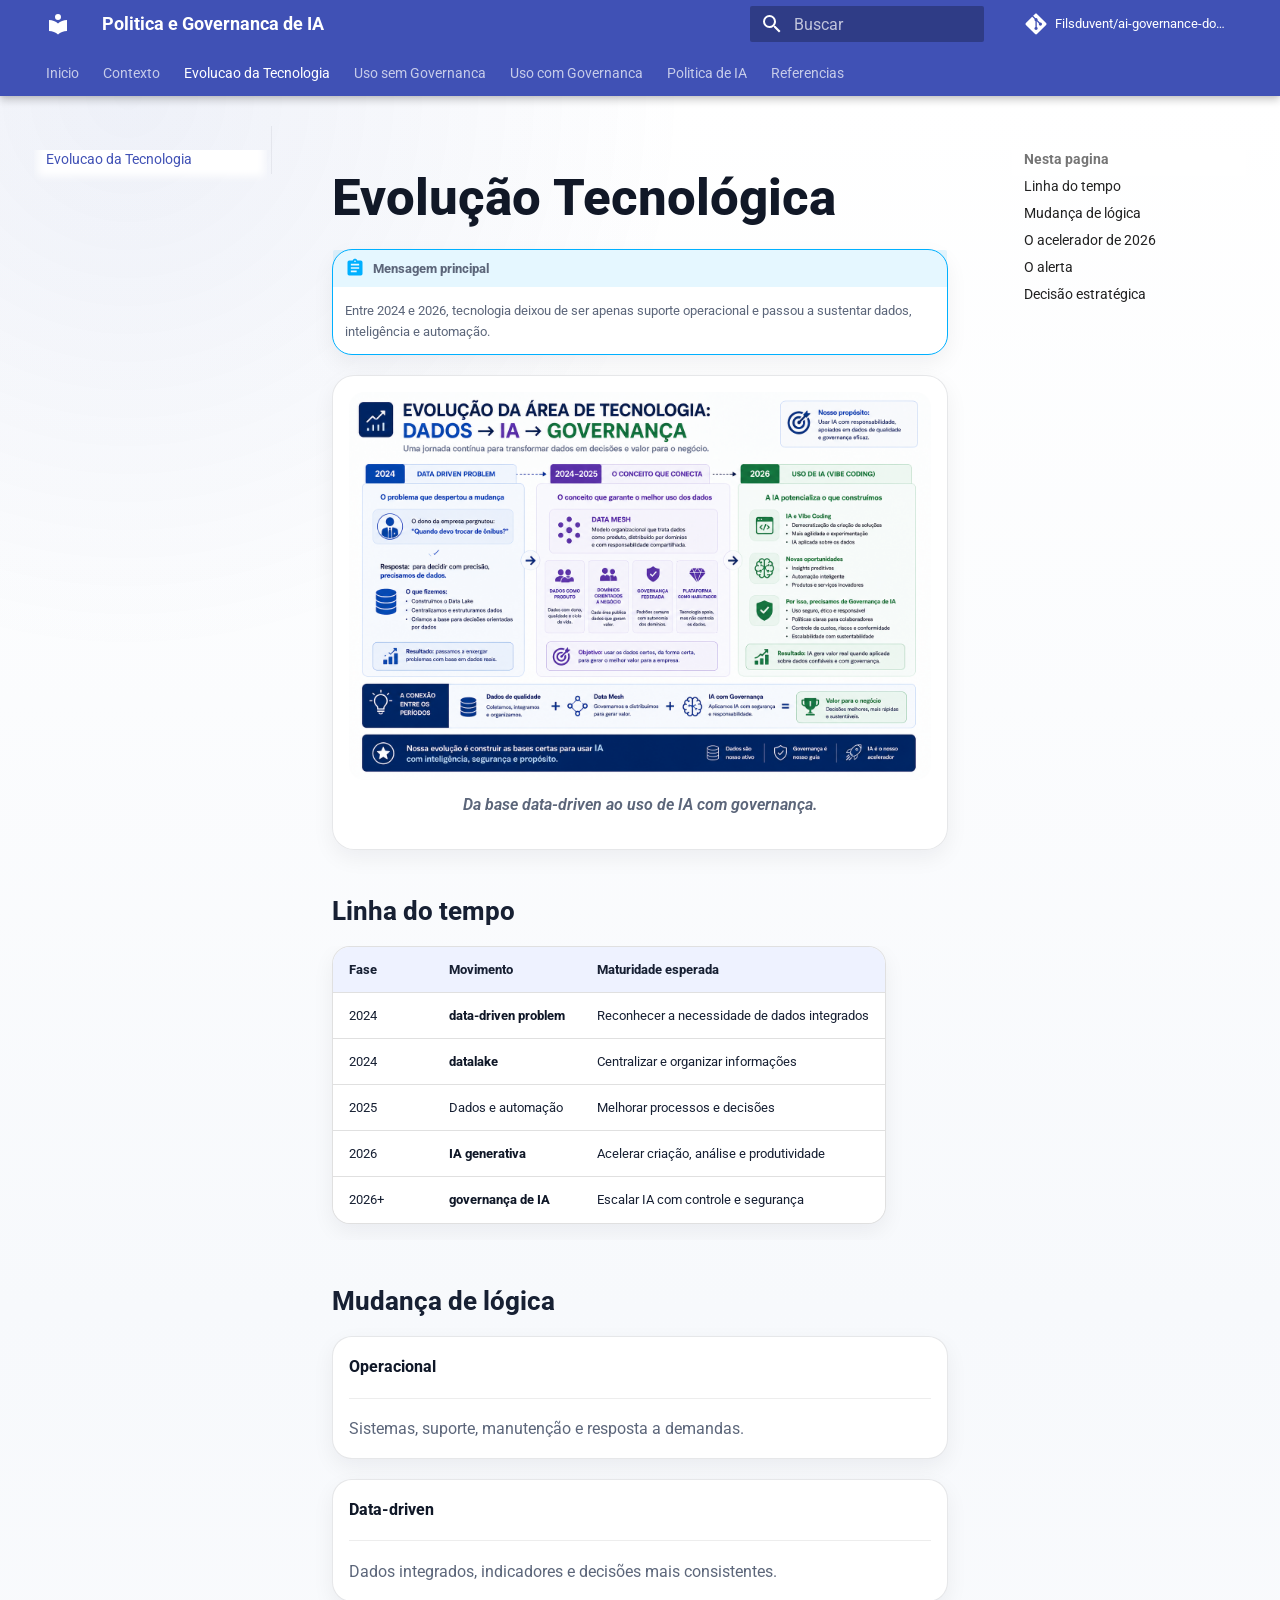
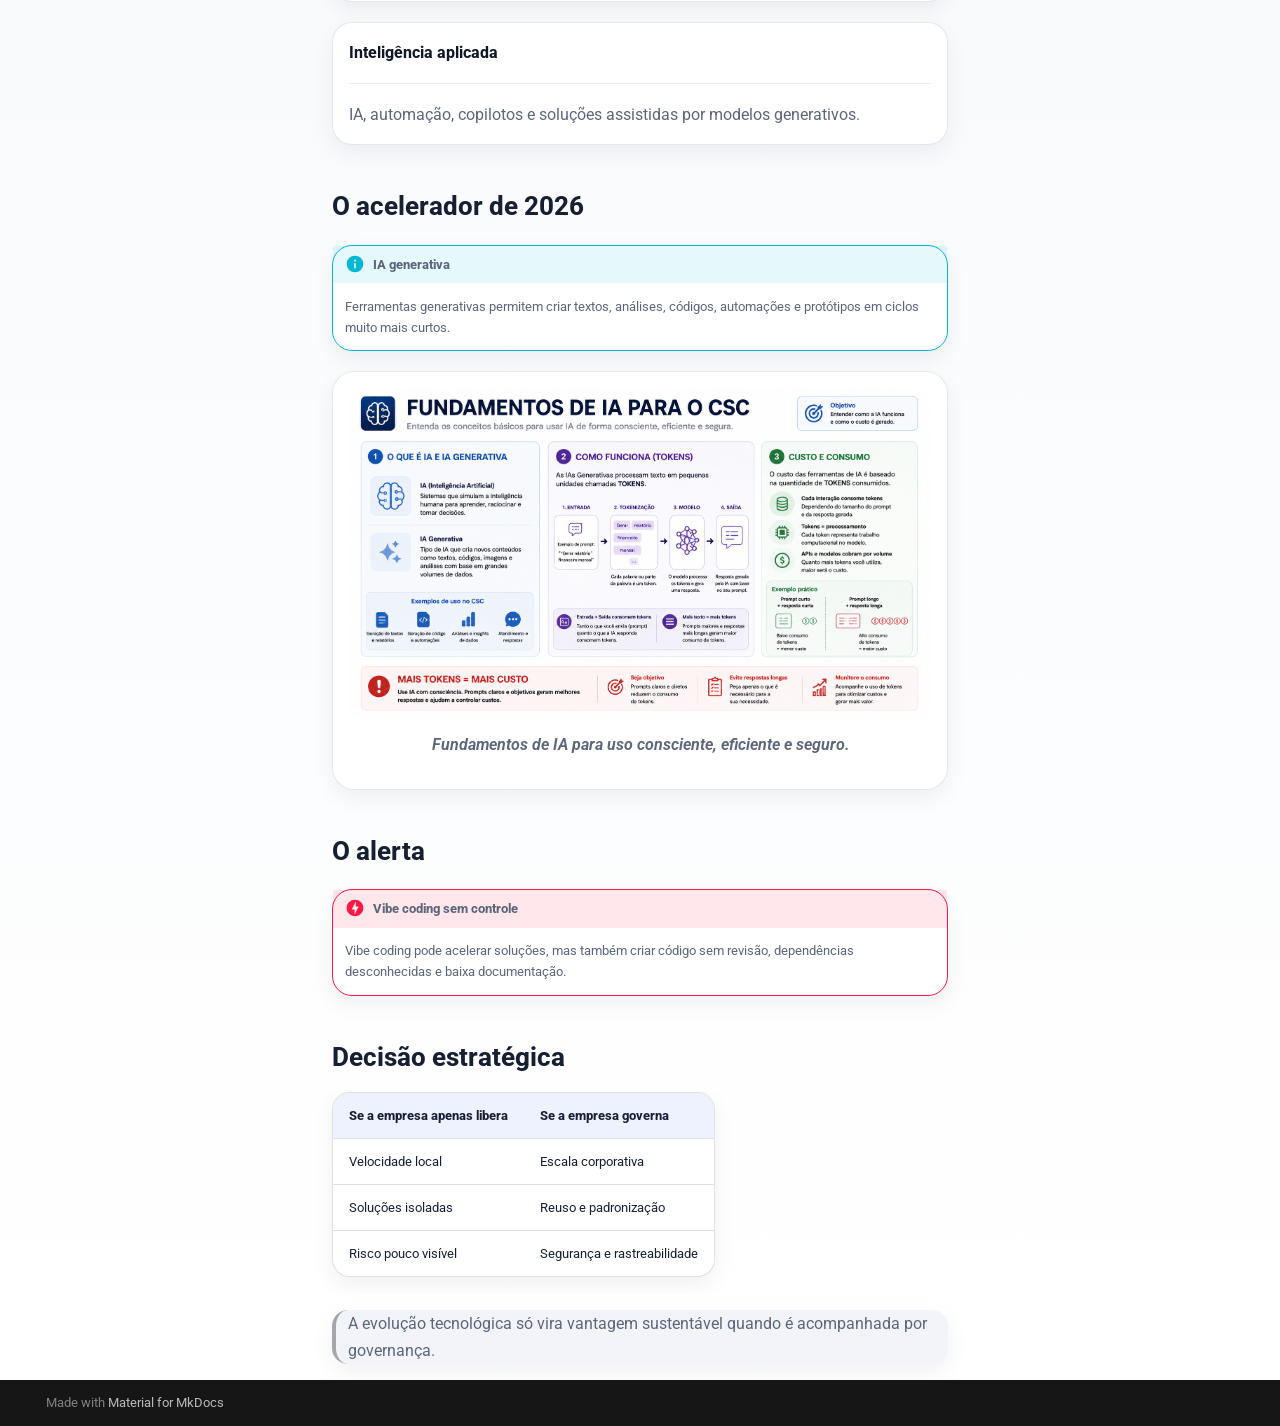
<file: evolucao-tecnologia/index.html>
<!doctype html>
<html lang="pt" class="no-js">
  <head>
    
      <meta charset="utf-8">
      <meta name="viewport" content="width=device-width,initial-scale=1">
      
        <meta name="description" content="Documentacao estrategica sobre governanca de IA, evolucao tecnologica e uso responsavel de IA">
      
      
      
        <link rel="canonical" href="https://filsduvent.github.io/ai-governance-docs/evolucao-tecnologia/">
      
      
        <link rel="prev" href="../contexto/">
      
      
        <link rel="next" href="../uso-sem-governanca/">
      
      
        
      
      
      <link rel="icon" href="../assets/images/favicon.png">
      <meta name="generator" content="mkdocs-1.6.1, mkdocs-material-9.7.6">
    
    
      
        <title>Evolucao da Tecnologia - Politica e Governanca de IA</title>
      
    
    
      <link rel="stylesheet" href="../assets/stylesheets/main.484c7ddc.min.css">
      
        
        <link rel="stylesheet" href="../assets/stylesheets/palette.ab4e12ef.min.css">
      
      


    
    
      
    
    
      
        
        
        <link rel="preconnect" href="https://fonts.gstatic.com" crossorigin>
        <link rel="stylesheet" href="https://fonts.googleapis.com/css?family=Roboto:300,300i,400,400i,700,700i%7CRoboto+Mono:400,400i,700,700i&display=fallback">
        <style>:root{--md-text-font:"Roboto";--md-code-font:"Roboto Mono"}</style>
      
    
    
      <link rel="stylesheet" href="../stylesheets/extra.css">
    
    <script>__md_scope=new URL("..",location),__md_hash=e=>[...e].reduce(((e,_)=>(e<<5)-e+_.charCodeAt(0)),0),__md_get=(e,_=localStorage,t=__md_scope)=>JSON.parse(_.getItem(t.pathname+"."+e)),__md_set=(e,_,t=localStorage,a=__md_scope)=>{try{t.setItem(a.pathname+"."+e,JSON.stringify(_))}catch(e){}}</script>
    
      

    
    
  </head>
  
  
    
    
      
    
    
    
    
    <body dir="ltr" data-md-color-scheme="default" data-md-color-primary="indigo" data-md-color-accent="blue">
  
    
    <input class="md-toggle" data-md-toggle="drawer" type="checkbox" id="__drawer" autocomplete="off">
    <input class="md-toggle" data-md-toggle="search" type="checkbox" id="__search" autocomplete="off">
    <label class="md-overlay" for="__drawer"></label>
    <div data-md-component="skip">
      
        
        <a href="#evolucao-tecnologica" class="md-skip">
          Pular para conteúdo
        </a>
      
    </div>
    <div data-md-component="announce">
      
    </div>
    
    
      

  

<header class="md-header md-header--shadow md-header--lifted" data-md-component="header">
  <nav class="md-header__inner md-grid" aria-label="Cabeçalho">
    <a href=".." title="Politica e Governanca de IA" class="md-header__button md-logo" aria-label="Politica e Governanca de IA" data-md-component="logo">
      
  
  <svg xmlns="http://www.w3.org/2000/svg" viewBox="0 0 24 24"><path d="M12 8a3 3 0 0 0 3-3 3 3 0 0 0-3-3 3 3 0 0 0-3 3 3 3 0 0 0 3 3m0 3.54C9.64 9.35 6.5 8 3 8v11c3.5 0 6.64 1.35 9 3.54 2.36-2.19 5.5-3.54 9-3.54V8c-3.5 0-6.64 1.35-9 3.54"/></svg>

    </a>
    <label class="md-header__button md-icon" for="__drawer">
      
      <svg xmlns="http://www.w3.org/2000/svg" viewBox="0 0 24 24"><path d="M3 6h18v2H3zm0 5h18v2H3zm0 5h18v2H3z"/></svg>
    </label>
    <div class="md-header__title" data-md-component="header-title">
      <div class="md-header__ellipsis">
        <div class="md-header__topic">
          <span class="md-ellipsis">
            Politica e Governanca de IA
          </span>
        </div>
        <div class="md-header__topic" data-md-component="header-topic">
          <span class="md-ellipsis">
            
              Evolucao da Tecnologia
            
          </span>
        </div>
      </div>
    </div>
    
      
        <form class="md-header__option" data-md-component="palette">
  
    
    
    
    <input class="md-option" data-md-color-media="" data-md-color-scheme="default" data-md-color-primary="indigo" data-md-color-accent="blue"  aria-hidden="true"  type="radio" name="__palette" id="__palette_0">
    
  
</form>
      
    
    
      <script>var palette=__md_get("__palette");if(palette&&palette.color){if("(prefers-color-scheme)"===palette.color.media){var media=matchMedia("(prefers-color-scheme: light)"),input=document.querySelector(media.matches?"[data-md-color-media='(prefers-color-scheme: light)']":"[data-md-color-media='(prefers-color-scheme: dark)']");palette.color.media=input.getAttribute("data-md-color-media"),palette.color.scheme=input.getAttribute("data-md-color-scheme"),palette.color.primary=input.getAttribute("data-md-color-primary"),palette.color.accent=input.getAttribute("data-md-color-accent")}for(var[key,value]of Object.entries(palette.color))document.body.setAttribute("data-md-color-"+key,value)}</script>
    
    
    
      
      
        <label class="md-header__button md-icon" for="__search">
          
          <svg xmlns="http://www.w3.org/2000/svg" viewBox="0 0 24 24"><path d="M9.5 3A6.5 6.5 0 0 1 16 9.5c0 1.61-.59 3.09-1.56 4.23l.27.27h.79l5 5-1.5 1.5-5-5v-.79l-.27-.27A6.52 6.52 0 0 1 9.5 16 6.5 6.5 0 0 1 3 9.5 6.5 6.5 0 0 1 9.5 3m0 2C7 5 5 7 5 9.5S7 14 9.5 14 14 12 14 9.5 12 5 9.5 5"/></svg>
        </label>
        <div class="md-search" data-md-component="search" role="dialog">
  <label class="md-search__overlay" for="__search"></label>
  <div class="md-search__inner" role="search">
    <form class="md-search__form" name="search">
      <input type="text" class="md-search__input" name="query" aria-label="Buscar" placeholder="Buscar" autocapitalize="off" autocorrect="off" autocomplete="off" spellcheck="false" data-md-component="search-query" required>
      <label class="md-search__icon md-icon" for="__search">
        
        <svg xmlns="http://www.w3.org/2000/svg" viewBox="0 0 24 24"><path d="M9.5 3A6.5 6.5 0 0 1 16 9.5c0 1.61-.59 3.09-1.56 4.23l.27.27h.79l5 5-1.5 1.5-5-5v-.79l-.27-.27A6.52 6.52 0 0 1 9.5 16 6.5 6.5 0 0 1 3 9.5 6.5 6.5 0 0 1 9.5 3m0 2C7 5 5 7 5 9.5S7 14 9.5 14 14 12 14 9.5 12 5 9.5 5"/></svg>
        
        <svg xmlns="http://www.w3.org/2000/svg" viewBox="0 0 24 24"><path d="M20 11v2H8l5.5 5.5-1.42 1.42L4.16 12l7.92-7.92L13.5 5.5 8 11z"/></svg>
      </label>
      <nav class="md-search__options" aria-label="Pesquisar">
        
          <a href="javascript:void(0)" class="md-search__icon md-icon" title="Compartilhar" aria-label="Compartilhar" data-clipboard data-clipboard-text="" data-md-component="search-share" tabindex="-1">
            
            <svg xmlns="http://www.w3.org/2000/svg" viewBox="0 0 24 24"><path d="M18 16.08c-.76 0-1.44.3-1.96.77L8.91 12.7c.05-.23.09-.46.09-.7s-.04-.47-.09-.7l7.05-4.11c.54.5 1.25.81 2.04.81a3 3 0 0 0 3-3 3 3 0 0 0-3-3 3 3 0 0 0-3 3c0 .24.04.47.09.7L8.04 9.81C7.5 9.31 6.79 9 6 9a3 3 0 0 0-3 3 3 3 0 0 0 3 3c.79 0 1.5-.31 2.04-.81l7.12 4.15c-.05.21-.08.43-.08.66 0 1.61 1.31 2.91 2.92 2.91s2.92-1.3 2.92-2.91A2.92 2.92 0 0 0 18 16.08"/></svg>
          </a>
        
        <button type="reset" class="md-search__icon md-icon" title="Limpar" aria-label="Limpar" tabindex="-1">
          
          <svg xmlns="http://www.w3.org/2000/svg" viewBox="0 0 24 24"><path d="M19 6.41 17.59 5 12 10.59 6.41 5 5 6.41 10.59 12 5 17.59 6.41 19 12 13.41 17.59 19 19 17.59 13.41 12z"/></svg>
        </button>
      </nav>
      
        <div class="md-search__suggest" data-md-component="search-suggest"></div>
      
    </form>
    <div class="md-search__output">
      <div class="md-search__scrollwrap" tabindex="0" data-md-scrollfix>
        <div class="md-search-result" data-md-component="search-result">
          <div class="md-search-result__meta">
            Inicializando busca
          </div>
          <ol class="md-search-result__list" role="presentation"></ol>
        </div>
      </div>
    </div>
  </div>
</div>
      
    
    
      <div class="md-header__source">
        <a href="https://github.com/Filsduvent/ai-governance-docs" title="Ir para repositório" class="md-source" data-md-component="source">
  <div class="md-source__icon md-icon">
    
    <svg xmlns="http://www.w3.org/2000/svg" viewBox="0 0 448 512"><!--! Font Awesome Free 7.1.0 by @fontawesome - https://fontawesome.com License - https://fontawesome.com/license/free (Icons: CC BY 4.0, Fonts: SIL OFL 1.1, Code: MIT License) Copyright 2025 Fonticons, Inc.--><path d="M439.6 236.1 244 40.5c-5.4-5.5-12.8-8.5-20.4-8.5s-15 3-20.4 8.4L162.5 81l51.5 51.5c27.1-9.1 52.7 16.8 43.4 43.7l49.7 49.7c34.2-11.8 61.2 31 35.5 56.7-26.5 26.5-70.2-2.9-56-37.3L240.3 199v121.9c25.3 12.5 22.3 41.8 9.1 55-6.4 6.4-15.2 10.1-24.3 10.1s-17.8-3.6-24.3-10.1c-17.6-17.6-11.1-46.9 11.2-56v-123c-20.8-8.5-24.6-30.7-18.6-45L142.6 101 8.5 235.1C3 240.6 0 247.9 0 255.5s3 15 8.5 20.4l195.6 195.7c5.4 5.4 12.7 8.4 20.4 8.4s15-3 20.4-8.4l194.7-194.7c5.4-5.4 8.4-12.8 8.4-20.4s-3-15-8.4-20.4"/></svg>
  </div>
  <div class="md-source__repository">
    Filsduvent/ai-governance-docs
  </div>
</a>
      </div>
    
  </nav>
  
    
      
<nav class="md-tabs" aria-label="Abas" data-md-component="tabs">
  <div class="md-grid">
    <ul class="md-tabs__list">
      
        
  
  
  
  
    <li class="md-tabs__item">
      <a href=".." class="md-tabs__link">
        
  
  
    
  
  Inicio

      </a>
    </li>
  

      
        
  
  
  
  
    <li class="md-tabs__item">
      <a href="../contexto/" class="md-tabs__link">
        
  
  
    
  
  Contexto

      </a>
    </li>
  

      
        
  
  
  
    
  
  
    <li class="md-tabs__item md-tabs__item--active">
      <a href="./" class="md-tabs__link">
        
  
  
    
  
  Evolucao da Tecnologia

      </a>
    </li>
  

      
        
  
  
  
  
    <li class="md-tabs__item">
      <a href="../uso-sem-governanca/" class="md-tabs__link">
        
  
  
    
  
  Uso sem Governanca

      </a>
    </li>
  

      
        
  
  
  
  
    <li class="md-tabs__item">
      <a href="../uso-com-governanca/" class="md-tabs__link">
        
  
  
    
  
  Uso com Governanca

      </a>
    </li>
  

      
        
  
  
  
  
    <li class="md-tabs__item">
      <a href="../politica-ia/" class="md-tabs__link">
        
  
  
    
  
  Politica de IA

      </a>
    </li>
  

      
        
  
  
  
  
    <li class="md-tabs__item">
      <a href="../referencias/" class="md-tabs__link">
        
  
  
    
  
  Referencias

      </a>
    </li>
  

      
    </ul>
  </div>
</nav>
    
  
</header>
    
    <div class="md-container" data-md-component="container">
      
      
        
      
      <main class="md-main" data-md-component="main">
        <div class="md-main__inner md-grid">
          
            
              
              <div class="md-sidebar md-sidebar--primary" data-md-component="sidebar" data-md-type="navigation" >
                <div class="md-sidebar__scrollwrap">
                  <div class="md-sidebar__inner">
                    


  


<nav class="md-nav md-nav--primary md-nav--lifted" aria-label="Navegação" data-md-level="0">
  <label class="md-nav__title" for="__drawer">
    <a href=".." title="Politica e Governanca de IA" class="md-nav__button md-logo" aria-label="Politica e Governanca de IA" data-md-component="logo">
      
  
  <svg xmlns="http://www.w3.org/2000/svg" viewBox="0 0 24 24"><path d="M12 8a3 3 0 0 0 3-3 3 3 0 0 0-3-3 3 3 0 0 0-3 3 3 3 0 0 0 3 3m0 3.54C9.64 9.35 6.5 8 3 8v11c3.5 0 6.64 1.35 9 3.54 2.36-2.19 5.5-3.54 9-3.54V8c-3.5 0-6.64 1.35-9 3.54"/></svg>

    </a>
    Politica e Governanca de IA
  </label>
  
    <div class="md-nav__source">
      <a href="https://github.com/Filsduvent/ai-governance-docs" title="Ir para repositório" class="md-source" data-md-component="source">
  <div class="md-source__icon md-icon">
    
    <svg xmlns="http://www.w3.org/2000/svg" viewBox="0 0 448 512"><!--! Font Awesome Free 7.1.0 by @fontawesome - https://fontawesome.com License - https://fontawesome.com/license/free (Icons: CC BY 4.0, Fonts: SIL OFL 1.1, Code: MIT License) Copyright 2025 Fonticons, Inc.--><path d="M439.6 236.1 244 40.5c-5.4-5.5-12.8-8.5-20.4-8.5s-15 3-20.4 8.4L162.5 81l51.5 51.5c27.1-9.1 52.7 16.8 43.4 43.7l49.7 49.7c34.2-11.8 61.2 31 35.5 56.7-26.5 26.5-70.2-2.9-56-37.3L240.3 199v121.9c25.3 12.5 22.3 41.8 9.1 55-6.4 6.4-15.2 10.1-24.3 10.1s-17.8-3.6-24.3-10.1c-17.6-17.6-11.1-46.9 11.2-56v-123c-20.8-8.5-24.6-30.7-18.6-45L142.6 101 8.5 235.1C3 240.6 0 247.9 0 255.5s3 15 8.5 20.4l195.6 195.7c5.4 5.4 12.7 8.4 20.4 8.4s15-3 20.4-8.4l194.7-194.7c5.4-5.4 8.4-12.8 8.4-20.4s-3-15-8.4-20.4"/></svg>
  </div>
  <div class="md-source__repository">
    Filsduvent/ai-governance-docs
  </div>
</a>
    </div>
  
  <ul class="md-nav__list" data-md-scrollfix>
    
      
      
  
  
  
  
    <li class="md-nav__item">
      <a href=".." class="md-nav__link">
        
  
  
  <span class="md-ellipsis">
    
  
    Inicio
  

    
  </span>
  
  

      </a>
    </li>
  

    
      
      
  
  
  
  
    <li class="md-nav__item">
      <a href="../contexto/" class="md-nav__link">
        
  
  
  <span class="md-ellipsis">
    
  
    Contexto
  

    
  </span>
  
  

      </a>
    </li>
  

    
      
      
  
  
    
  
  
  
    <li class="md-nav__item md-nav__item--active">
      
      <input class="md-nav__toggle md-toggle" type="checkbox" id="__toc">
      
      
        
      
      
        <label class="md-nav__link md-nav__link--active" for="__toc">
          
  
  
  <span class="md-ellipsis">
    
  
    Evolucao da Tecnologia
  

    
  </span>
  
  

          <span class="md-nav__icon md-icon"></span>
        </label>
      
      <a href="./" class="md-nav__link md-nav__link--active">
        
  
  
  <span class="md-ellipsis">
    
  
    Evolucao da Tecnologia
  

    
  </span>
  
  

      </a>
      
        

  

<nav class="md-nav md-nav--secondary" aria-label="Nesta pagina">
  
  
  
    
  
  
    <label class="md-nav__title" for="__toc">
      <span class="md-nav__icon md-icon"></span>
      Nesta pagina
    </label>
    <ul class="md-nav__list" data-md-component="toc" data-md-scrollfix>
      
        <li class="md-nav__item">
  <a href="#linha-do-tempo" class="md-nav__link">
    <span class="md-ellipsis">
      
        Linha do tempo
      
    </span>
  </a>
  
</li>
      
        <li class="md-nav__item">
  <a href="#mudanca-de-logica" class="md-nav__link">
    <span class="md-ellipsis">
      
        Mudança de lógica
      
    </span>
  </a>
  
</li>
      
        <li class="md-nav__item">
  <a href="#o-acelerador-de-2026" class="md-nav__link">
    <span class="md-ellipsis">
      
        O acelerador de 2026
      
    </span>
  </a>
  
</li>
      
        <li class="md-nav__item">
  <a href="#o-alerta" class="md-nav__link">
    <span class="md-ellipsis">
      
        O alerta
      
    </span>
  </a>
  
</li>
      
        <li class="md-nav__item">
  <a href="#decisao-estrategica" class="md-nav__link">
    <span class="md-ellipsis">
      
        Decisão estratégica
      
    </span>
  </a>
  
</li>
      
    </ul>
  
</nav>
      
    </li>
  

    
      
      
  
  
  
  
    <li class="md-nav__item">
      <a href="../uso-sem-governanca/" class="md-nav__link">
        
  
  
  <span class="md-ellipsis">
    
  
    Uso sem Governanca
  

    
  </span>
  
  

      </a>
    </li>
  

    
      
      
  
  
  
  
    <li class="md-nav__item">
      <a href="../uso-com-governanca/" class="md-nav__link">
        
  
  
  <span class="md-ellipsis">
    
  
    Uso com Governanca
  

    
  </span>
  
  

      </a>
    </li>
  

    
      
      
  
  
  
  
    <li class="md-nav__item">
      <a href="../politica-ia/" class="md-nav__link">
        
  
  
  <span class="md-ellipsis">
    
  
    Politica de IA
  

    
  </span>
  
  

      </a>
    </li>
  

    
      
      
  
  
  
  
    <li class="md-nav__item">
      <a href="../referencias/" class="md-nav__link">
        
  
  
  <span class="md-ellipsis">
    
  
    Referencias
  

    
  </span>
  
  

      </a>
    </li>
  

    
  </ul>
</nav>
                  </div>
                </div>
              </div>
            
            
              
              <div class="md-sidebar md-sidebar--secondary" data-md-component="sidebar" data-md-type="toc" >
                <div class="md-sidebar__scrollwrap">
                  <div class="md-sidebar__inner">
                    

  

<nav class="md-nav md-nav--secondary" aria-label="Nesta pagina">
  
  
  
    
  
  
    <label class="md-nav__title" for="__toc">
      <span class="md-nav__icon md-icon"></span>
      Nesta pagina
    </label>
    <ul class="md-nav__list" data-md-component="toc" data-md-scrollfix>
      
        <li class="md-nav__item">
  <a href="#linha-do-tempo" class="md-nav__link">
    <span class="md-ellipsis">
      
        Linha do tempo
      
    </span>
  </a>
  
</li>
      
        <li class="md-nav__item">
  <a href="#mudanca-de-logica" class="md-nav__link">
    <span class="md-ellipsis">
      
        Mudança de lógica
      
    </span>
  </a>
  
</li>
      
        <li class="md-nav__item">
  <a href="#o-acelerador-de-2026" class="md-nav__link">
    <span class="md-ellipsis">
      
        O acelerador de 2026
      
    </span>
  </a>
  
</li>
      
        <li class="md-nav__item">
  <a href="#o-alerta" class="md-nav__link">
    <span class="md-ellipsis">
      
        O alerta
      
    </span>
  </a>
  
</li>
      
        <li class="md-nav__item">
  <a href="#decisao-estrategica" class="md-nav__link">
    <span class="md-ellipsis">
      
        Decisão estratégica
      
    </span>
  </a>
  
</li>
      
    </ul>
  
</nav>
                  </div>
                </div>
              </div>
            
          
          
            <div class="md-content" data-md-component="content">
              
              <article class="md-content__inner md-typeset">
                
                  


  
  


<h1 id="evolucao-tecnologica">Evolução Tecnológica<a class="headerlink" href="#evolucao-tecnologica" title="Permanent link">&para;</a></h1>
<div class="admonition abstract">
<p class="admonition-title">Mensagem principal</p>
<p>Entre 2024 e 2026, tecnologia deixou de ser apenas suporte operacional e passou a sustentar dados, inteligência e automação.</p>
</div>
<figure class="exec-figure exec-figure-wide">
  <img src="../assets/images/evolucaotecnologica.png" alt="Evolução da área de tecnologia de dados para IA e governança" loading="lazy">
  <figcaption>Da base data-driven ao uso de IA com governança.</figcaption>
</figure>

<h2 id="linha-do-tempo">Linha do tempo<a class="headerlink" href="#linha-do-tempo" title="Permanent link">&para;</a></h2>
<table>
<thead>
<tr>
<th>Fase</th>
<th>Movimento</th>
<th>Maturidade esperada</th>
</tr>
</thead>
<tbody>
<tr>
<td>2024</td>
<td><strong>data-driven problem</strong></td>
<td>Reconhecer a necessidade de dados integrados</td>
</tr>
<tr>
<td>2024</td>
<td><strong>datalake</strong></td>
<td>Centralizar e organizar informações</td>
</tr>
<tr>
<td>2025</td>
<td>Dados e automação</td>
<td>Melhorar processos e decisões</td>
</tr>
<tr>
<td>2026</td>
<td><strong>IA generativa</strong></td>
<td>Acelerar criação, análise e produtividade</td>
</tr>
<tr>
<td>2026+</td>
<td><strong>governança de IA</strong></td>
<td>Escalar IA com controle e segurança</td>
</tr>
</tbody>
</table>
<h2 id="mudanca-de-logica">Mudança de lógica<a class="headerlink" href="#mudanca-de-logica" title="Permanent link">&para;</a></h2>
<div class="grid cards">
<ul>
<li>
<p><strong>Operacional</strong></p>
<hr />
<p>Sistemas, suporte, manutenção e resposta a demandas.</p>
</li>
<li>
<p><strong>Data-driven</strong></p>
<hr />
<p>Dados integrados, indicadores e decisões mais consistentes.</p>
</li>
<li>
<p><strong>Inteligência aplicada</strong></p>
<hr />
<p>IA, automação, copilotos e soluções assistidas por modelos generativos.</p>
</li>
</ul>
</div>
<h2 id="o-acelerador-de-2026">O acelerador de 2026<a class="headerlink" href="#o-acelerador-de-2026" title="Permanent link">&para;</a></h2>
<div class="admonition info">
<p class="admonition-title">IA generativa</p>
<p>Ferramentas generativas permitem criar textos, análises, códigos, automações e protótipos em ciclos muito mais curtos.</p>
</div>
<figure class="exec-figure">
  <img src="../assets/images/fundamentosdeAI.png" alt="Fundamentos de inteligência artificial, IA generativa, tokens e custo de uso" loading="lazy">
  <figcaption>Fundamentos de IA para uso consciente, eficiente e seguro.</figcaption>
</figure>

<h2 id="o-alerta">O alerta<a class="headerlink" href="#o-alerta" title="Permanent link">&para;</a></h2>
<div class="admonition danger">
<p class="admonition-title">Vibe coding sem controle</p>
<p>Vibe coding pode acelerar soluções, mas também criar código sem revisão, dependências desconhecidas e baixa documentação.</p>
</div>
<h2 id="decisao-estrategica">Decisão estratégica<a class="headerlink" href="#decisao-estrategica" title="Permanent link">&para;</a></h2>
<table>
<thead>
<tr>
<th>Se a empresa apenas libera</th>
<th>Se a empresa governa</th>
</tr>
</thead>
<tbody>
<tr>
<td>Velocidade local</td>
<td>Escala corporativa</td>
</tr>
<tr>
<td>Soluções isoladas</td>
<td>Reuso e padronização</td>
</tr>
<tr>
<td>Risco pouco visível</td>
<td>Segurança e rastreabilidade</td>
</tr>
</tbody>
</table>
<blockquote>
<p>A evolução tecnológica só vira vantagem sustentável quando é acompanhada por governança.</p>
</blockquote>












                
              </article>
            </div>
          
          
<script>var target=document.getElementById(location.hash.slice(1));target&&target.name&&(target.checked=target.name.startsWith("__tabbed_"))</script>
        </div>
        
          <button type="button" class="md-top md-icon" data-md-component="top" hidden>
  
  <svg xmlns="http://www.w3.org/2000/svg" viewBox="0 0 24 24"><path d="M13 20h-2V8l-5.5 5.5-1.42-1.42L12 4.16l7.92 7.92-1.42 1.42L13 8z"/></svg>
  Voltar para o topo
</button>
        
      </main>
      
        <footer class="md-footer">
  
  <div class="md-footer-meta md-typeset">
    <div class="md-footer-meta__inner md-grid">
      <div class="md-copyright">
  
  
    Made with
    <a href="https://squidfunk.github.io/mkdocs-material/" target="_blank" rel="noopener">
      Material for MkDocs
    </a>
  
</div>
      
    </div>
  </div>
</footer>
      
    </div>
    <div class="md-dialog" data-md-component="dialog">
      <div class="md-dialog__inner md-typeset"></div>
    </div>
    
    
    
      
      
      <script id="__config" type="application/json">{"annotate": null, "base": "..", "features": ["navigation.tabs", "navigation.tabs.sticky", "navigation.sections", "navigation.top", "search.highlight", "search.share", "search.suggest"], "search": "../assets/javascripts/workers/search.2c215733.min.js", "tags": null, "translations": {"clipboard.copied": "Copiado para \u00e1rea de transfer\u00eancia", "clipboard.copy": "Copiar para \u00e1rea de transfer\u00eancia", "search.result.more.one": "mais 1 nesta p\u00e1gina", "search.result.more.other": "# mais nesta p\u00e1gina", "search.result.none": "Nenhum documento encontrado", "search.result.one": "1 documento encontrado", "search.result.other": "# documentos encontrados", "search.result.placeholder": "Digite para iniciar a busca", "search.result.term.missing": "Ausente", "select.version": "Selecione a vers\u00e3o"}, "version": null}</script>
    
    
      <script src="../assets/javascripts/bundle.79ae519e.min.js"></script>
      
    
  </body>
</html>
</file>
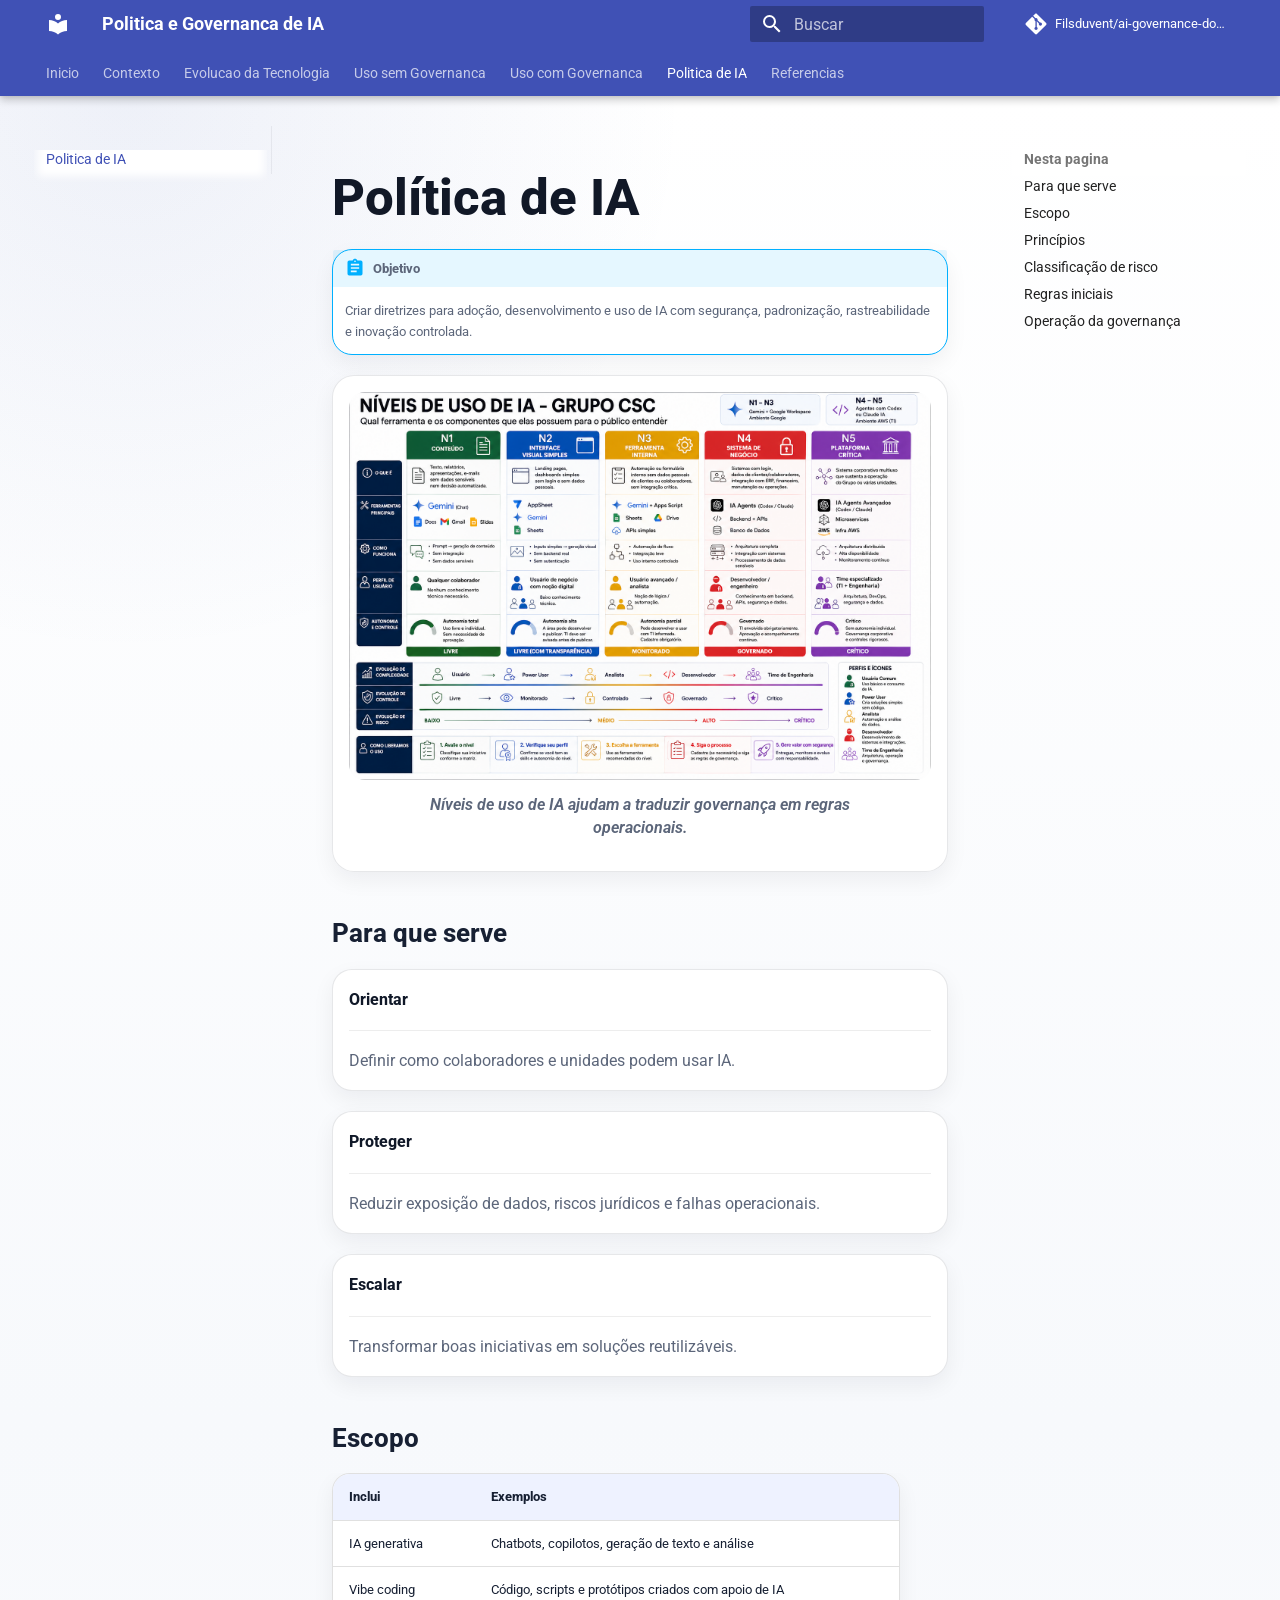
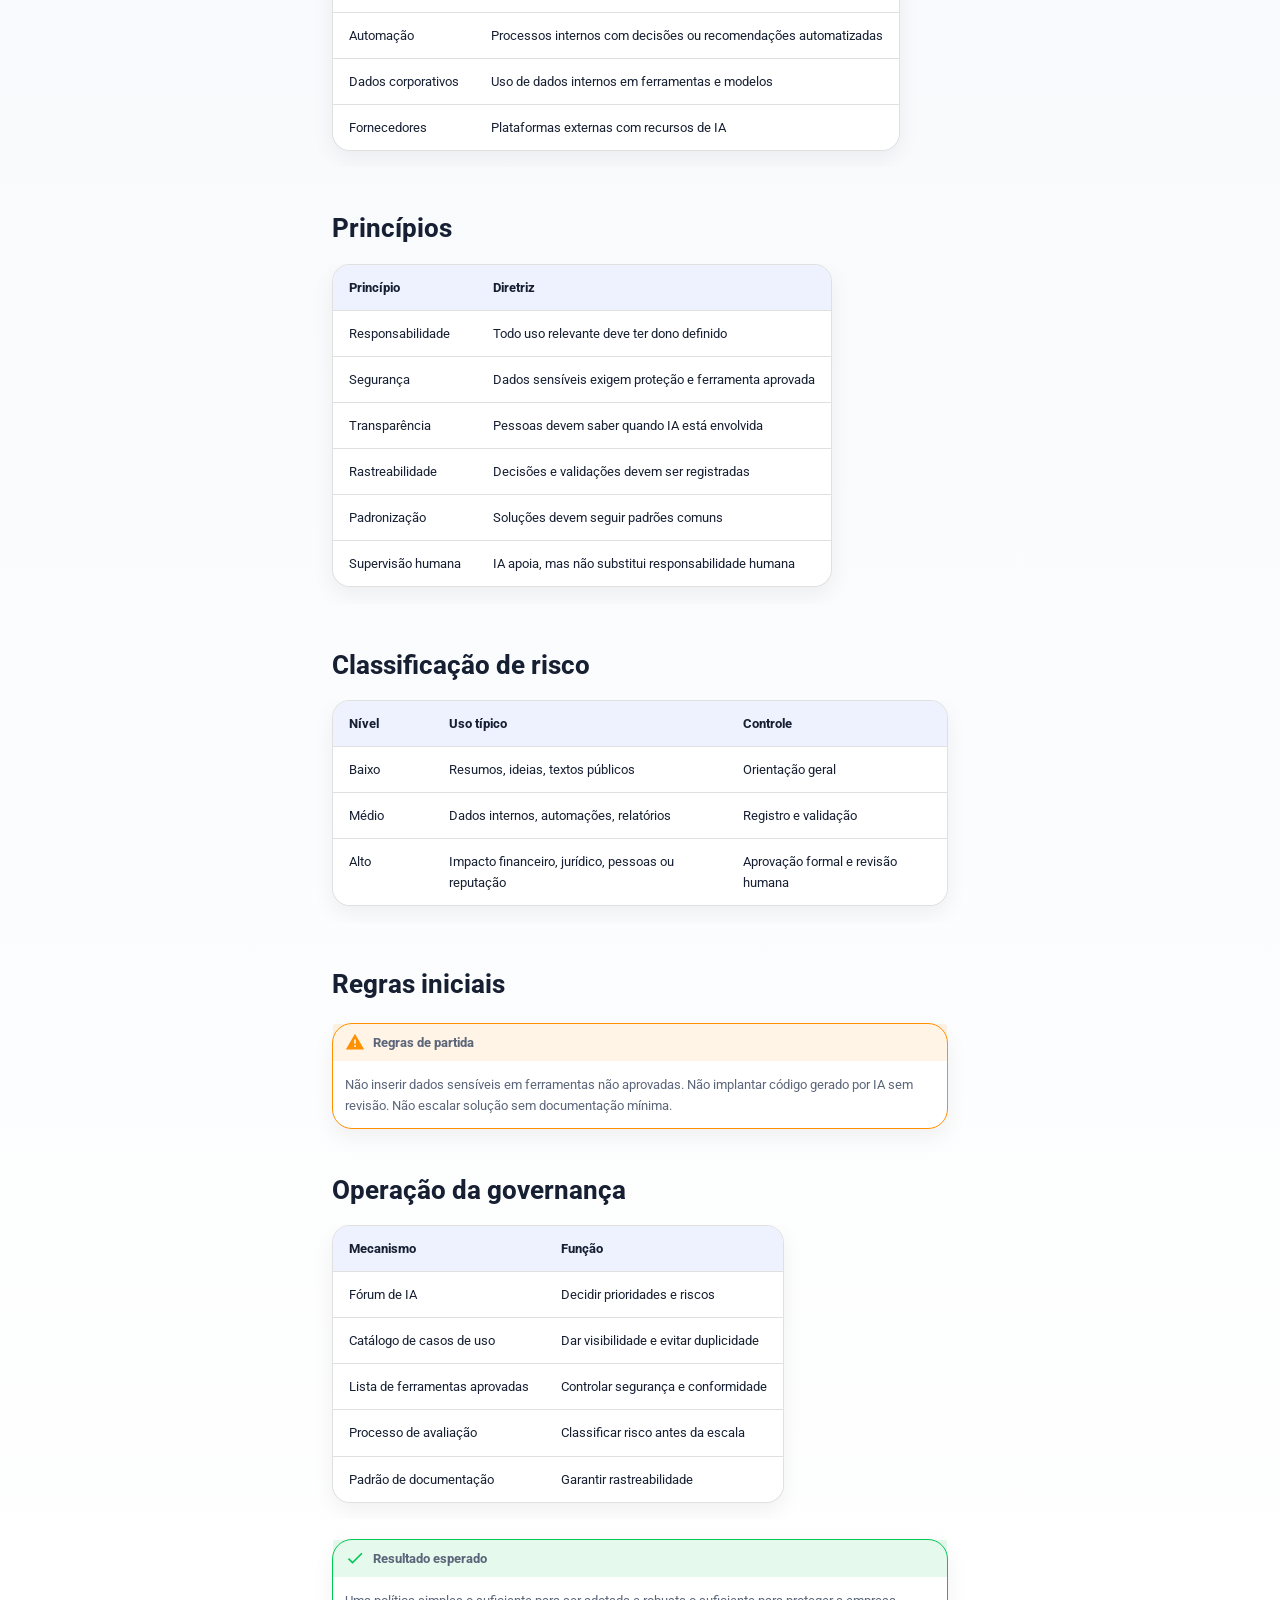
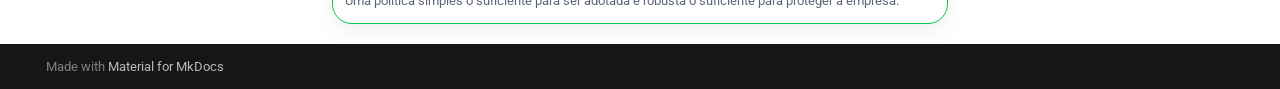
<file: politica-ia/index.html>
<!doctype html>
<html lang="pt" class="no-js">
  <head>
    
      <meta charset="utf-8">
      <meta name="viewport" content="width=device-width,initial-scale=1">
      
        <meta name="description" content="Documentacao estrategica sobre governanca de IA, evolucao tecnologica e uso responsavel de IA">
      
      
      
        <link rel="canonical" href="https://filsduvent.github.io/ai-governance-docs/politica-ia/">
      
      
        <link rel="prev" href="../uso-com-governanca/">
      
      
        <link rel="next" href="../referencias/">
      
      
        
      
      
      <link rel="icon" href="../assets/images/favicon.png">
      <meta name="generator" content="mkdocs-1.6.1, mkdocs-material-9.7.6">
    
    
      
        <title>Politica de IA - Politica e Governanca de IA</title>
      
    
    
      <link rel="stylesheet" href="../assets/stylesheets/main.484c7ddc.min.css">
      
        
        <link rel="stylesheet" href="../assets/stylesheets/palette.ab4e12ef.min.css">
      
      


    
    
      
    
    
      
        
        
        <link rel="preconnect" href="https://fonts.gstatic.com" crossorigin>
        <link rel="stylesheet" href="https://fonts.googleapis.com/css?family=Roboto:300,300i,400,400i,700,700i%7CRoboto+Mono:400,400i,700,700i&display=fallback">
        <style>:root{--md-text-font:"Roboto";--md-code-font:"Roboto Mono"}</style>
      
    
    
      <link rel="stylesheet" href="../stylesheets/extra.css">
    
    <script>__md_scope=new URL("..",location),__md_hash=e=>[...e].reduce(((e,_)=>(e<<5)-e+_.charCodeAt(0)),0),__md_get=(e,_=localStorage,t=__md_scope)=>JSON.parse(_.getItem(t.pathname+"."+e)),__md_set=(e,_,t=localStorage,a=__md_scope)=>{try{t.setItem(a.pathname+"."+e,JSON.stringify(_))}catch(e){}}</script>
    
      

    
    
  </head>
  
  
    
    
      
    
    
    
    
    <body dir="ltr" data-md-color-scheme="default" data-md-color-primary="indigo" data-md-color-accent="blue">
  
    
    <input class="md-toggle" data-md-toggle="drawer" type="checkbox" id="__drawer" autocomplete="off">
    <input class="md-toggle" data-md-toggle="search" type="checkbox" id="__search" autocomplete="off">
    <label class="md-overlay" for="__drawer"></label>
    <div data-md-component="skip">
      
        
        <a href="#politica-de-ia" class="md-skip">
          Pular para conteúdo
        </a>
      
    </div>
    <div data-md-component="announce">
      
    </div>
    
    
      

  

<header class="md-header md-header--shadow md-header--lifted" data-md-component="header">
  <nav class="md-header__inner md-grid" aria-label="Cabeçalho">
    <a href=".." title="Politica e Governanca de IA" class="md-header__button md-logo" aria-label="Politica e Governanca de IA" data-md-component="logo">
      
  
  <svg xmlns="http://www.w3.org/2000/svg" viewBox="0 0 24 24"><path d="M12 8a3 3 0 0 0 3-3 3 3 0 0 0-3-3 3 3 0 0 0-3 3 3 3 0 0 0 3 3m0 3.54C9.64 9.35 6.5 8 3 8v11c3.5 0 6.64 1.35 9 3.54 2.36-2.19 5.5-3.54 9-3.54V8c-3.5 0-6.64 1.35-9 3.54"/></svg>

    </a>
    <label class="md-header__button md-icon" for="__drawer">
      
      <svg xmlns="http://www.w3.org/2000/svg" viewBox="0 0 24 24"><path d="M3 6h18v2H3zm0 5h18v2H3zm0 5h18v2H3z"/></svg>
    </label>
    <div class="md-header__title" data-md-component="header-title">
      <div class="md-header__ellipsis">
        <div class="md-header__topic">
          <span class="md-ellipsis">
            Politica e Governanca de IA
          </span>
        </div>
        <div class="md-header__topic" data-md-component="header-topic">
          <span class="md-ellipsis">
            
              Politica de IA
            
          </span>
        </div>
      </div>
    </div>
    
      
        <form class="md-header__option" data-md-component="palette">
  
    
    
    
    <input class="md-option" data-md-color-media="" data-md-color-scheme="default" data-md-color-primary="indigo" data-md-color-accent="blue"  aria-hidden="true"  type="radio" name="__palette" id="__palette_0">
    
  
</form>
      
    
    
      <script>var palette=__md_get("__palette");if(palette&&palette.color){if("(prefers-color-scheme)"===palette.color.media){var media=matchMedia("(prefers-color-scheme: light)"),input=document.querySelector(media.matches?"[data-md-color-media='(prefers-color-scheme: light)']":"[data-md-color-media='(prefers-color-scheme: dark)']");palette.color.media=input.getAttribute("data-md-color-media"),palette.color.scheme=input.getAttribute("data-md-color-scheme"),palette.color.primary=input.getAttribute("data-md-color-primary"),palette.color.accent=input.getAttribute("data-md-color-accent")}for(var[key,value]of Object.entries(palette.color))document.body.setAttribute("data-md-color-"+key,value)}</script>
    
    
    
      
      
        <label class="md-header__button md-icon" for="__search">
          
          <svg xmlns="http://www.w3.org/2000/svg" viewBox="0 0 24 24"><path d="M9.5 3A6.5 6.5 0 0 1 16 9.5c0 1.61-.59 3.09-1.56 4.23l.27.27h.79l5 5-1.5 1.5-5-5v-.79l-.27-.27A6.52 6.52 0 0 1 9.5 16 6.5 6.5 0 0 1 3 9.5 6.5 6.5 0 0 1 9.5 3m0 2C7 5 5 7 5 9.5S7 14 9.5 14 14 12 14 9.5 12 5 9.5 5"/></svg>
        </label>
        <div class="md-search" data-md-component="search" role="dialog">
  <label class="md-search__overlay" for="__search"></label>
  <div class="md-search__inner" role="search">
    <form class="md-search__form" name="search">
      <input type="text" class="md-search__input" name="query" aria-label="Buscar" placeholder="Buscar" autocapitalize="off" autocorrect="off" autocomplete="off" spellcheck="false" data-md-component="search-query" required>
      <label class="md-search__icon md-icon" for="__search">
        
        <svg xmlns="http://www.w3.org/2000/svg" viewBox="0 0 24 24"><path d="M9.5 3A6.5 6.5 0 0 1 16 9.5c0 1.61-.59 3.09-1.56 4.23l.27.27h.79l5 5-1.5 1.5-5-5v-.79l-.27-.27A6.52 6.52 0 0 1 9.5 16 6.5 6.5 0 0 1 3 9.5 6.5 6.5 0 0 1 9.5 3m0 2C7 5 5 7 5 9.5S7 14 9.5 14 14 12 14 9.5 12 5 9.5 5"/></svg>
        
        <svg xmlns="http://www.w3.org/2000/svg" viewBox="0 0 24 24"><path d="M20 11v2H8l5.5 5.5-1.42 1.42L4.16 12l7.92-7.92L13.5 5.5 8 11z"/></svg>
      </label>
      <nav class="md-search__options" aria-label="Pesquisar">
        
          <a href="javascript:void(0)" class="md-search__icon md-icon" title="Compartilhar" aria-label="Compartilhar" data-clipboard data-clipboard-text="" data-md-component="search-share" tabindex="-1">
            
            <svg xmlns="http://www.w3.org/2000/svg" viewBox="0 0 24 24"><path d="M18 16.08c-.76 0-1.44.3-1.96.77L8.91 12.7c.05-.23.09-.46.09-.7s-.04-.47-.09-.7l7.05-4.11c.54.5 1.25.81 2.04.81a3 3 0 0 0 3-3 3 3 0 0 0-3-3 3 3 0 0 0-3 3c0 .24.04.47.09.7L8.04 9.81C7.5 9.31 6.79 9 6 9a3 3 0 0 0-3 3 3 3 0 0 0 3 3c.79 0 1.5-.31 2.04-.81l7.12 4.15c-.05.21-.08.43-.08.66 0 1.61 1.31 2.91 2.92 2.91s2.92-1.3 2.92-2.91A2.92 2.92 0 0 0 18 16.08"/></svg>
          </a>
        
        <button type="reset" class="md-search__icon md-icon" title="Limpar" aria-label="Limpar" tabindex="-1">
          
          <svg xmlns="http://www.w3.org/2000/svg" viewBox="0 0 24 24"><path d="M19 6.41 17.59 5 12 10.59 6.41 5 5 6.41 10.59 12 5 17.59 6.41 19 12 13.41 17.59 19 19 17.59 13.41 12z"/></svg>
        </button>
      </nav>
      
        <div class="md-search__suggest" data-md-component="search-suggest"></div>
      
    </form>
    <div class="md-search__output">
      <div class="md-search__scrollwrap" tabindex="0" data-md-scrollfix>
        <div class="md-search-result" data-md-component="search-result">
          <div class="md-search-result__meta">
            Inicializando busca
          </div>
          <ol class="md-search-result__list" role="presentation"></ol>
        </div>
      </div>
    </div>
  </div>
</div>
      
    
    
      <div class="md-header__source">
        <a href="https://github.com/Filsduvent/ai-governance-docs" title="Ir para repositório" class="md-source" data-md-component="source">
  <div class="md-source__icon md-icon">
    
    <svg xmlns="http://www.w3.org/2000/svg" viewBox="0 0 448 512"><!--! Font Awesome Free 7.1.0 by @fontawesome - https://fontawesome.com License - https://fontawesome.com/license/free (Icons: CC BY 4.0, Fonts: SIL OFL 1.1, Code: MIT License) Copyright 2025 Fonticons, Inc.--><path d="M439.6 236.1 244 40.5c-5.4-5.5-12.8-8.5-20.4-8.5s-15 3-20.4 8.4L162.5 81l51.5 51.5c27.1-9.1 52.7 16.8 43.4 43.7l49.7 49.7c34.2-11.8 61.2 31 35.5 56.7-26.5 26.5-70.2-2.9-56-37.3L240.3 199v121.9c25.3 12.5 22.3 41.8 9.1 55-6.4 6.4-15.2 10.1-24.3 10.1s-17.8-3.6-24.3-10.1c-17.6-17.6-11.1-46.9 11.2-56v-123c-20.8-8.5-24.6-30.7-18.6-45L142.6 101 8.5 235.1C3 240.6 0 247.9 0 255.5s3 15 8.5 20.4l195.6 195.7c5.4 5.4 12.7 8.4 20.4 8.4s15-3 20.4-8.4l194.7-194.7c5.4-5.4 8.4-12.8 8.4-20.4s-3-15-8.4-20.4"/></svg>
  </div>
  <div class="md-source__repository">
    Filsduvent/ai-governance-docs
  </div>
</a>
      </div>
    
  </nav>
  
    
      
<nav class="md-tabs" aria-label="Abas" data-md-component="tabs">
  <div class="md-grid">
    <ul class="md-tabs__list">
      
        
  
  
  
  
    <li class="md-tabs__item">
      <a href=".." class="md-tabs__link">
        
  
  
    
  
  Inicio

      </a>
    </li>
  

      
        
  
  
  
  
    <li class="md-tabs__item">
      <a href="../contexto/" class="md-tabs__link">
        
  
  
    
  
  Contexto

      </a>
    </li>
  

      
        
  
  
  
  
    <li class="md-tabs__item">
      <a href="../evolucao-tecnologia/" class="md-tabs__link">
        
  
  
    
  
  Evolucao da Tecnologia

      </a>
    </li>
  

      
        
  
  
  
  
    <li class="md-tabs__item">
      <a href="../uso-sem-governanca/" class="md-tabs__link">
        
  
  
    
  
  Uso sem Governanca

      </a>
    </li>
  

      
        
  
  
  
  
    <li class="md-tabs__item">
      <a href="../uso-com-governanca/" class="md-tabs__link">
        
  
  
    
  
  Uso com Governanca

      </a>
    </li>
  

      
        
  
  
  
    
  
  
    <li class="md-tabs__item md-tabs__item--active">
      <a href="./" class="md-tabs__link">
        
  
  
    
  
  Politica de IA

      </a>
    </li>
  

      
        
  
  
  
  
    <li class="md-tabs__item">
      <a href="../referencias/" class="md-tabs__link">
        
  
  
    
  
  Referencias

      </a>
    </li>
  

      
    </ul>
  </div>
</nav>
    
  
</header>
    
    <div class="md-container" data-md-component="container">
      
      
        
      
      <main class="md-main" data-md-component="main">
        <div class="md-main__inner md-grid">
          
            
              
              <div class="md-sidebar md-sidebar--primary" data-md-component="sidebar" data-md-type="navigation" >
                <div class="md-sidebar__scrollwrap">
                  <div class="md-sidebar__inner">
                    


  


<nav class="md-nav md-nav--primary md-nav--lifted" aria-label="Navegação" data-md-level="0">
  <label class="md-nav__title" for="__drawer">
    <a href=".." title="Politica e Governanca de IA" class="md-nav__button md-logo" aria-label="Politica e Governanca de IA" data-md-component="logo">
      
  
  <svg xmlns="http://www.w3.org/2000/svg" viewBox="0 0 24 24"><path d="M12 8a3 3 0 0 0 3-3 3 3 0 0 0-3-3 3 3 0 0 0-3 3 3 3 0 0 0 3 3m0 3.54C9.64 9.35 6.5 8 3 8v11c3.5 0 6.64 1.35 9 3.54 2.36-2.19 5.5-3.54 9-3.54V8c-3.5 0-6.64 1.35-9 3.54"/></svg>

    </a>
    Politica e Governanca de IA
  </label>
  
    <div class="md-nav__source">
      <a href="https://github.com/Filsduvent/ai-governance-docs" title="Ir para repositório" class="md-source" data-md-component="source">
  <div class="md-source__icon md-icon">
    
    <svg xmlns="http://www.w3.org/2000/svg" viewBox="0 0 448 512"><!--! Font Awesome Free 7.1.0 by @fontawesome - https://fontawesome.com License - https://fontawesome.com/license/free (Icons: CC BY 4.0, Fonts: SIL OFL 1.1, Code: MIT License) Copyright 2025 Fonticons, Inc.--><path d="M439.6 236.1 244 40.5c-5.4-5.5-12.8-8.5-20.4-8.5s-15 3-20.4 8.4L162.5 81l51.5 51.5c27.1-9.1 52.7 16.8 43.4 43.7l49.7 49.7c34.2-11.8 61.2 31 35.5 56.7-26.5 26.5-70.2-2.9-56-37.3L240.3 199v121.9c25.3 12.5 22.3 41.8 9.1 55-6.4 6.4-15.2 10.1-24.3 10.1s-17.8-3.6-24.3-10.1c-17.6-17.6-11.1-46.9 11.2-56v-123c-20.8-8.5-24.6-30.7-18.6-45L142.6 101 8.5 235.1C3 240.6 0 247.9 0 255.5s3 15 8.5 20.4l195.6 195.7c5.4 5.4 12.7 8.4 20.4 8.4s15-3 20.4-8.4l194.7-194.7c5.4-5.4 8.4-12.8 8.4-20.4s-3-15-8.4-20.4"/></svg>
  </div>
  <div class="md-source__repository">
    Filsduvent/ai-governance-docs
  </div>
</a>
    </div>
  
  <ul class="md-nav__list" data-md-scrollfix>
    
      
      
  
  
  
  
    <li class="md-nav__item">
      <a href=".." class="md-nav__link">
        
  
  
  <span class="md-ellipsis">
    
  
    Inicio
  

    
  </span>
  
  

      </a>
    </li>
  

    
      
      
  
  
  
  
    <li class="md-nav__item">
      <a href="../contexto/" class="md-nav__link">
        
  
  
  <span class="md-ellipsis">
    
  
    Contexto
  

    
  </span>
  
  

      </a>
    </li>
  

    
      
      
  
  
  
  
    <li class="md-nav__item">
      <a href="../evolucao-tecnologia/" class="md-nav__link">
        
  
  
  <span class="md-ellipsis">
    
  
    Evolucao da Tecnologia
  

    
  </span>
  
  

      </a>
    </li>
  

    
      
      
  
  
  
  
    <li class="md-nav__item">
      <a href="../uso-sem-governanca/" class="md-nav__link">
        
  
  
  <span class="md-ellipsis">
    
  
    Uso sem Governanca
  

    
  </span>
  
  

      </a>
    </li>
  

    
      
      
  
  
  
  
    <li class="md-nav__item">
      <a href="../uso-com-governanca/" class="md-nav__link">
        
  
  
  <span class="md-ellipsis">
    
  
    Uso com Governanca
  

    
  </span>
  
  

      </a>
    </li>
  

    
      
      
  
  
    
  
  
  
    <li class="md-nav__item md-nav__item--active">
      
      <input class="md-nav__toggle md-toggle" type="checkbox" id="__toc">
      
      
        
      
      
        <label class="md-nav__link md-nav__link--active" for="__toc">
          
  
  
  <span class="md-ellipsis">
    
  
    Politica de IA
  

    
  </span>
  
  

          <span class="md-nav__icon md-icon"></span>
        </label>
      
      <a href="./" class="md-nav__link md-nav__link--active">
        
  
  
  <span class="md-ellipsis">
    
  
    Politica de IA
  

    
  </span>
  
  

      </a>
      
        

  

<nav class="md-nav md-nav--secondary" aria-label="Nesta pagina">
  
  
  
    
  
  
    <label class="md-nav__title" for="__toc">
      <span class="md-nav__icon md-icon"></span>
      Nesta pagina
    </label>
    <ul class="md-nav__list" data-md-component="toc" data-md-scrollfix>
      
        <li class="md-nav__item">
  <a href="#para-que-serve" class="md-nav__link">
    <span class="md-ellipsis">
      
        Para que serve
      
    </span>
  </a>
  
</li>
      
        <li class="md-nav__item">
  <a href="#escopo" class="md-nav__link">
    <span class="md-ellipsis">
      
        Escopo
      
    </span>
  </a>
  
</li>
      
        <li class="md-nav__item">
  <a href="#principios" class="md-nav__link">
    <span class="md-ellipsis">
      
        Princípios
      
    </span>
  </a>
  
</li>
      
        <li class="md-nav__item">
  <a href="#classificacao-de-risco" class="md-nav__link">
    <span class="md-ellipsis">
      
        Classificação de risco
      
    </span>
  </a>
  
</li>
      
        <li class="md-nav__item">
  <a href="#regras-iniciais" class="md-nav__link">
    <span class="md-ellipsis">
      
        Regras iniciais
      
    </span>
  </a>
  
</li>
      
        <li class="md-nav__item">
  <a href="#operacao-da-governanca" class="md-nav__link">
    <span class="md-ellipsis">
      
        Operação da governança
      
    </span>
  </a>
  
</li>
      
    </ul>
  
</nav>
      
    </li>
  

    
      
      
  
  
  
  
    <li class="md-nav__item">
      <a href="../referencias/" class="md-nav__link">
        
  
  
  <span class="md-ellipsis">
    
  
    Referencias
  

    
  </span>
  
  

      </a>
    </li>
  

    
  </ul>
</nav>
                  </div>
                </div>
              </div>
            
            
              
              <div class="md-sidebar md-sidebar--secondary" data-md-component="sidebar" data-md-type="toc" >
                <div class="md-sidebar__scrollwrap">
                  <div class="md-sidebar__inner">
                    

  

<nav class="md-nav md-nav--secondary" aria-label="Nesta pagina">
  
  
  
    
  
  
    <label class="md-nav__title" for="__toc">
      <span class="md-nav__icon md-icon"></span>
      Nesta pagina
    </label>
    <ul class="md-nav__list" data-md-component="toc" data-md-scrollfix>
      
        <li class="md-nav__item">
  <a href="#para-que-serve" class="md-nav__link">
    <span class="md-ellipsis">
      
        Para que serve
      
    </span>
  </a>
  
</li>
      
        <li class="md-nav__item">
  <a href="#escopo" class="md-nav__link">
    <span class="md-ellipsis">
      
        Escopo
      
    </span>
  </a>
  
</li>
      
        <li class="md-nav__item">
  <a href="#principios" class="md-nav__link">
    <span class="md-ellipsis">
      
        Princípios
      
    </span>
  </a>
  
</li>
      
        <li class="md-nav__item">
  <a href="#classificacao-de-risco" class="md-nav__link">
    <span class="md-ellipsis">
      
        Classificação de risco
      
    </span>
  </a>
  
</li>
      
        <li class="md-nav__item">
  <a href="#regras-iniciais" class="md-nav__link">
    <span class="md-ellipsis">
      
        Regras iniciais
      
    </span>
  </a>
  
</li>
      
        <li class="md-nav__item">
  <a href="#operacao-da-governanca" class="md-nav__link">
    <span class="md-ellipsis">
      
        Operação da governança
      
    </span>
  </a>
  
</li>
      
    </ul>
  
</nav>
                  </div>
                </div>
              </div>
            
          
          
            <div class="md-content" data-md-component="content">
              
              <article class="md-content__inner md-typeset">
                
                  


  
  


<h1 id="politica-de-ia">Política de IA<a class="headerlink" href="#politica-de-ia" title="Permanent link">&para;</a></h1>
<div class="admonition abstract">
<p class="admonition-title">Objetivo</p>
<p>Criar diretrizes para adoção, desenvolvimento e uso de IA com segurança, padronização, rastreabilidade e inovação controlada.</p>
</div>
<figure class="exec-figure exec-figure-wide">
  <img src="../assets/images/niveisdeuodeIA.png" alt="Níveis de uso de IA, complexidade, autonomia, controle e risco" loading="lazy">
  <figcaption>Níveis de uso de IA ajudam a traduzir governança em regras operacionais.</figcaption>
</figure>

<h2 id="para-que-serve">Para que serve<a class="headerlink" href="#para-que-serve" title="Permanent link">&para;</a></h2>
<div class="grid cards">
<ul>
<li>
<p><strong>Orientar</strong></p>
<hr />
<p>Definir como colaboradores e unidades podem usar IA.</p>
</li>
<li>
<p><strong>Proteger</strong></p>
<hr />
<p>Reduzir exposição de dados, riscos jurídicos e falhas operacionais.</p>
</li>
<li>
<p><strong>Escalar</strong></p>
<hr />
<p>Transformar boas iniciativas em soluções reutilizáveis.</p>
</li>
</ul>
</div>
<h2 id="escopo">Escopo<a class="headerlink" href="#escopo" title="Permanent link">&para;</a></h2>
<table>
<thead>
<tr>
<th>Inclui</th>
<th>Exemplos</th>
</tr>
</thead>
<tbody>
<tr>
<td>IA generativa</td>
<td>Chatbots, copilotos, geração de texto e análise</td>
</tr>
<tr>
<td>Vibe coding</td>
<td>Código, scripts e protótipos criados com apoio de IA</td>
</tr>
<tr>
<td>Automação</td>
<td>Processos internos com decisões ou recomendações automatizadas</td>
</tr>
<tr>
<td>Dados corporativos</td>
<td>Uso de dados internos em ferramentas e modelos</td>
</tr>
<tr>
<td>Fornecedores</td>
<td>Plataformas externas com recursos de IA</td>
</tr>
</tbody>
</table>
<h2 id="principios">Princípios<a class="headerlink" href="#principios" title="Permanent link">&para;</a></h2>
<table>
<thead>
<tr>
<th>Princípio</th>
<th>Diretriz</th>
</tr>
</thead>
<tbody>
<tr>
<td>Responsabilidade</td>
<td>Todo uso relevante deve ter dono definido</td>
</tr>
<tr>
<td>Segurança</td>
<td>Dados sensíveis exigem proteção e ferramenta aprovada</td>
</tr>
<tr>
<td>Transparência</td>
<td>Pessoas devem saber quando IA está envolvida</td>
</tr>
<tr>
<td>Rastreabilidade</td>
<td>Decisões e validações devem ser registradas</td>
</tr>
<tr>
<td>Padronização</td>
<td>Soluções devem seguir padrões comuns</td>
</tr>
<tr>
<td>Supervisão humana</td>
<td>IA apoia, mas não substitui responsabilidade humana</td>
</tr>
</tbody>
</table>
<h2 id="classificacao-de-risco">Classificação de risco<a class="headerlink" href="#classificacao-de-risco" title="Permanent link">&para;</a></h2>
<table>
<thead>
<tr>
<th>Nível</th>
<th>Uso típico</th>
<th>Controle</th>
</tr>
</thead>
<tbody>
<tr>
<td>Baixo</td>
<td>Resumos, ideias, textos públicos</td>
<td>Orientação geral</td>
</tr>
<tr>
<td>Médio</td>
<td>Dados internos, automações, relatórios</td>
<td>Registro e validação</td>
</tr>
<tr>
<td>Alto</td>
<td>Impacto financeiro, jurídico, pessoas ou reputação</td>
<td>Aprovação formal e revisão humana</td>
</tr>
</tbody>
</table>
<h2 id="regras-iniciais">Regras iniciais<a class="headerlink" href="#regras-iniciais" title="Permanent link">&para;</a></h2>
<div class="admonition warning">
<p class="admonition-title">Regras de partida</p>
<p>Não inserir dados sensíveis em ferramentas não aprovadas. Não implantar código gerado por IA sem revisão. Não escalar solução sem documentação mínima.</p>
</div>
<h2 id="operacao-da-governanca">Operação da governança<a class="headerlink" href="#operacao-da-governanca" title="Permanent link">&para;</a></h2>
<table>
<thead>
<tr>
<th>Mecanismo</th>
<th>Função</th>
</tr>
</thead>
<tbody>
<tr>
<td>Fórum de IA</td>
<td>Decidir prioridades e riscos</td>
</tr>
<tr>
<td>Catálogo de casos de uso</td>
<td>Dar visibilidade e evitar duplicidade</td>
</tr>
<tr>
<td>Lista de ferramentas aprovadas</td>
<td>Controlar segurança e conformidade</td>
</tr>
<tr>
<td>Processo de avaliação</td>
<td>Classificar risco antes da escala</td>
</tr>
<tr>
<td>Padrão de documentação</td>
<td>Garantir rastreabilidade</td>
</tr>
</tbody>
</table>
<div class="admonition success">
<p class="admonition-title">Resultado esperado</p>
<p>Uma política simples o suficiente para ser adotada e robusta o suficiente para proteger a empresa.</p>
</div>












                
              </article>
            </div>
          
          
<script>var target=document.getElementById(location.hash.slice(1));target&&target.name&&(target.checked=target.name.startsWith("__tabbed_"))</script>
        </div>
        
          <button type="button" class="md-top md-icon" data-md-component="top" hidden>
  
  <svg xmlns="http://www.w3.org/2000/svg" viewBox="0 0 24 24"><path d="M13 20h-2V8l-5.5 5.5-1.42-1.42L12 4.16l7.92 7.92-1.42 1.42L13 8z"/></svg>
  Voltar para o topo
</button>
        
      </main>
      
        <footer class="md-footer">
  
  <div class="md-footer-meta md-typeset">
    <div class="md-footer-meta__inner md-grid">
      <div class="md-copyright">
  
  
    Made with
    <a href="https://squidfunk.github.io/mkdocs-material/" target="_blank" rel="noopener">
      Material for MkDocs
    </a>
  
</div>
      
    </div>
  </div>
</footer>
      
    </div>
    <div class="md-dialog" data-md-component="dialog">
      <div class="md-dialog__inner md-typeset"></div>
    </div>
    
    
    
      
      
      <script id="__config" type="application/json">{"annotate": null, "base": "..", "features": ["navigation.tabs", "navigation.tabs.sticky", "navigation.sections", "navigation.top", "search.highlight", "search.share", "search.suggest"], "search": "../assets/javascripts/workers/search.2c215733.min.js", "tags": null, "translations": {"clipboard.copied": "Copiado para \u00e1rea de transfer\u00eancia", "clipboard.copy": "Copiar para \u00e1rea de transfer\u00eancia", "search.result.more.one": "mais 1 nesta p\u00e1gina", "search.result.more.other": "# mais nesta p\u00e1gina", "search.result.none": "Nenhum documento encontrado", "search.result.one": "1 documento encontrado", "search.result.other": "# documentos encontrados", "search.result.placeholder": "Digite para iniciar a busca", "search.result.term.missing": "Ausente", "select.version": "Selecione a vers\u00e3o"}, "version": null}</script>
    
    
      <script src="../assets/javascripts/bundle.79ae519e.min.js"></script>
      
    
  </body>
</html>
</file>
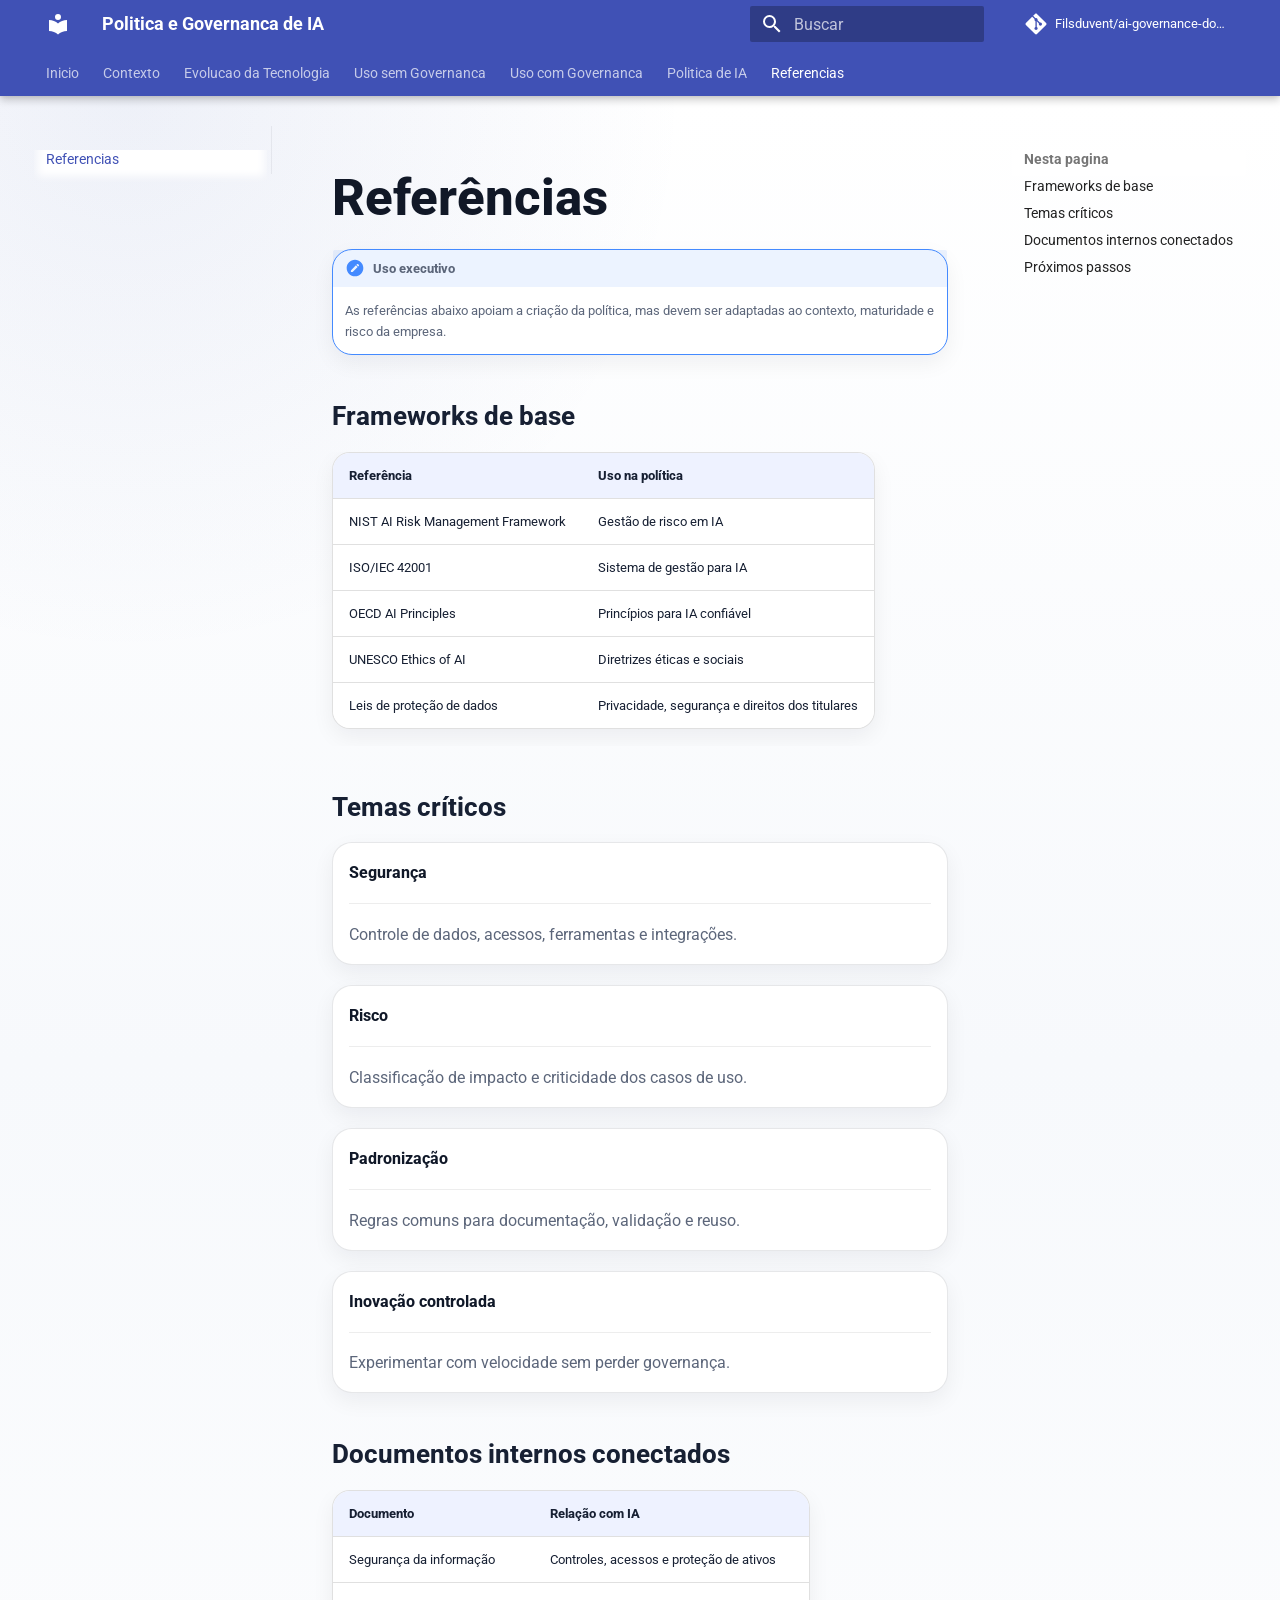
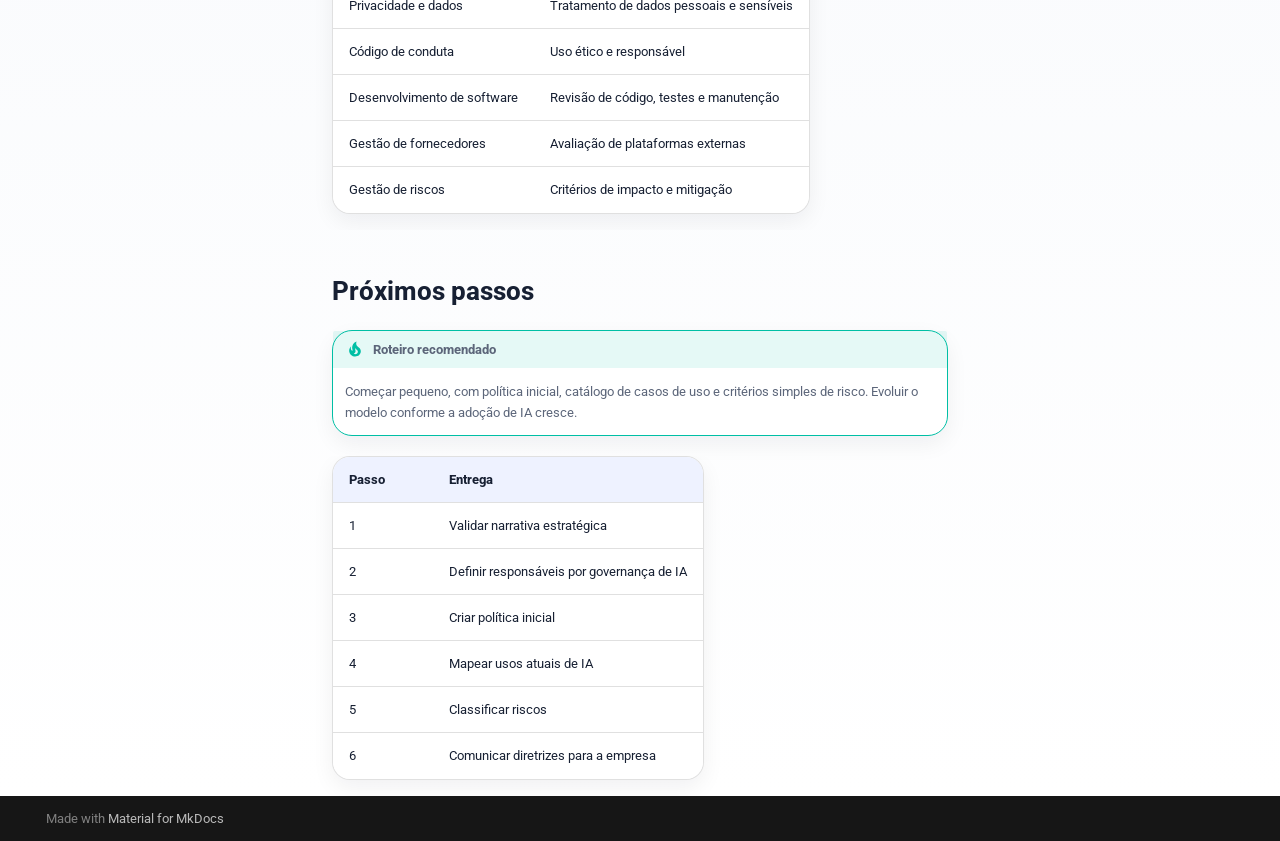
<file: referencias/index.html>
<!doctype html>
<html lang="pt" class="no-js">
  <head>
    
      <meta charset="utf-8">
      <meta name="viewport" content="width=device-width,initial-scale=1">
      
        <meta name="description" content="Documentacao estrategica sobre governanca de IA, evolucao tecnologica e uso responsavel de IA">
      
      
      
        <link rel="canonical" href="https://filsduvent.github.io/ai-governance-docs/referencias/">
      
      
        <link rel="prev" href="../politica-ia/">
      
      
      
        
      
      
      <link rel="icon" href="../assets/images/favicon.png">
      <meta name="generator" content="mkdocs-1.6.1, mkdocs-material-9.7.6">
    
    
      
        <title>Referencias - Politica e Governanca de IA</title>
      
    
    
      <link rel="stylesheet" href="../assets/stylesheets/main.484c7ddc.min.css">
      
        
        <link rel="stylesheet" href="../assets/stylesheets/palette.ab4e12ef.min.css">
      
      


    
    
      
    
    
      
        
        
        <link rel="preconnect" href="https://fonts.gstatic.com" crossorigin>
        <link rel="stylesheet" href="https://fonts.googleapis.com/css?family=Roboto:300,300i,400,400i,700,700i%7CRoboto+Mono:400,400i,700,700i&display=fallback">
        <style>:root{--md-text-font:"Roboto";--md-code-font:"Roboto Mono"}</style>
      
    
    
      <link rel="stylesheet" href="../stylesheets/extra.css">
    
    <script>__md_scope=new URL("..",location),__md_hash=e=>[...e].reduce(((e,_)=>(e<<5)-e+_.charCodeAt(0)),0),__md_get=(e,_=localStorage,t=__md_scope)=>JSON.parse(_.getItem(t.pathname+"."+e)),__md_set=(e,_,t=localStorage,a=__md_scope)=>{try{t.setItem(a.pathname+"."+e,JSON.stringify(_))}catch(e){}}</script>
    
      

    
    
  </head>
  
  
    
    
      
    
    
    
    
    <body dir="ltr" data-md-color-scheme="default" data-md-color-primary="indigo" data-md-color-accent="blue">
  
    
    <input class="md-toggle" data-md-toggle="drawer" type="checkbox" id="__drawer" autocomplete="off">
    <input class="md-toggle" data-md-toggle="search" type="checkbox" id="__search" autocomplete="off">
    <label class="md-overlay" for="__drawer"></label>
    <div data-md-component="skip">
      
        
        <a href="#referencias" class="md-skip">
          Pular para conteúdo
        </a>
      
    </div>
    <div data-md-component="announce">
      
    </div>
    
    
      

  

<header class="md-header md-header--shadow md-header--lifted" data-md-component="header">
  <nav class="md-header__inner md-grid" aria-label="Cabeçalho">
    <a href=".." title="Politica e Governanca de IA" class="md-header__button md-logo" aria-label="Politica e Governanca de IA" data-md-component="logo">
      
  
  <svg xmlns="http://www.w3.org/2000/svg" viewBox="0 0 24 24"><path d="M12 8a3 3 0 0 0 3-3 3 3 0 0 0-3-3 3 3 0 0 0-3 3 3 3 0 0 0 3 3m0 3.54C9.64 9.35 6.5 8 3 8v11c3.5 0 6.64 1.35 9 3.54 2.36-2.19 5.5-3.54 9-3.54V8c-3.5 0-6.64 1.35-9 3.54"/></svg>

    </a>
    <label class="md-header__button md-icon" for="__drawer">
      
      <svg xmlns="http://www.w3.org/2000/svg" viewBox="0 0 24 24"><path d="M3 6h18v2H3zm0 5h18v2H3zm0 5h18v2H3z"/></svg>
    </label>
    <div class="md-header__title" data-md-component="header-title">
      <div class="md-header__ellipsis">
        <div class="md-header__topic">
          <span class="md-ellipsis">
            Politica e Governanca de IA
          </span>
        </div>
        <div class="md-header__topic" data-md-component="header-topic">
          <span class="md-ellipsis">
            
              Referencias
            
          </span>
        </div>
      </div>
    </div>
    
      
        <form class="md-header__option" data-md-component="palette">
  
    
    
    
    <input class="md-option" data-md-color-media="" data-md-color-scheme="default" data-md-color-primary="indigo" data-md-color-accent="blue"  aria-hidden="true"  type="radio" name="__palette" id="__palette_0">
    
  
</form>
      
    
    
      <script>var palette=__md_get("__palette");if(palette&&palette.color){if("(prefers-color-scheme)"===palette.color.media){var media=matchMedia("(prefers-color-scheme: light)"),input=document.querySelector(media.matches?"[data-md-color-media='(prefers-color-scheme: light)']":"[data-md-color-media='(prefers-color-scheme: dark)']");palette.color.media=input.getAttribute("data-md-color-media"),palette.color.scheme=input.getAttribute("data-md-color-scheme"),palette.color.primary=input.getAttribute("data-md-color-primary"),palette.color.accent=input.getAttribute("data-md-color-accent")}for(var[key,value]of Object.entries(palette.color))document.body.setAttribute("data-md-color-"+key,value)}</script>
    
    
    
      
      
        <label class="md-header__button md-icon" for="__search">
          
          <svg xmlns="http://www.w3.org/2000/svg" viewBox="0 0 24 24"><path d="M9.5 3A6.5 6.5 0 0 1 16 9.5c0 1.61-.59 3.09-1.56 4.23l.27.27h.79l5 5-1.5 1.5-5-5v-.79l-.27-.27A6.52 6.52 0 0 1 9.5 16 6.5 6.5 0 0 1 3 9.5 6.5 6.5 0 0 1 9.5 3m0 2C7 5 5 7 5 9.5S7 14 9.5 14 14 12 14 9.5 12 5 9.5 5"/></svg>
        </label>
        <div class="md-search" data-md-component="search" role="dialog">
  <label class="md-search__overlay" for="__search"></label>
  <div class="md-search__inner" role="search">
    <form class="md-search__form" name="search">
      <input type="text" class="md-search__input" name="query" aria-label="Buscar" placeholder="Buscar" autocapitalize="off" autocorrect="off" autocomplete="off" spellcheck="false" data-md-component="search-query" required>
      <label class="md-search__icon md-icon" for="__search">
        
        <svg xmlns="http://www.w3.org/2000/svg" viewBox="0 0 24 24"><path d="M9.5 3A6.5 6.5 0 0 1 16 9.5c0 1.61-.59 3.09-1.56 4.23l.27.27h.79l5 5-1.5 1.5-5-5v-.79l-.27-.27A6.52 6.52 0 0 1 9.5 16 6.5 6.5 0 0 1 3 9.5 6.5 6.5 0 0 1 9.5 3m0 2C7 5 5 7 5 9.5S7 14 9.5 14 14 12 14 9.5 12 5 9.5 5"/></svg>
        
        <svg xmlns="http://www.w3.org/2000/svg" viewBox="0 0 24 24"><path d="M20 11v2H8l5.5 5.5-1.42 1.42L4.16 12l7.92-7.92L13.5 5.5 8 11z"/></svg>
      </label>
      <nav class="md-search__options" aria-label="Pesquisar">
        
          <a href="javascript:void(0)" class="md-search__icon md-icon" title="Compartilhar" aria-label="Compartilhar" data-clipboard data-clipboard-text="" data-md-component="search-share" tabindex="-1">
            
            <svg xmlns="http://www.w3.org/2000/svg" viewBox="0 0 24 24"><path d="M18 16.08c-.76 0-1.44.3-1.96.77L8.91 12.7c.05-.23.09-.46.09-.7s-.04-.47-.09-.7l7.05-4.11c.54.5 1.25.81 2.04.81a3 3 0 0 0 3-3 3 3 0 0 0-3-3 3 3 0 0 0-3 3c0 .24.04.47.09.7L8.04 9.81C7.5 9.31 6.79 9 6 9a3 3 0 0 0-3 3 3 3 0 0 0 3 3c.79 0 1.5-.31 2.04-.81l7.12 4.15c-.05.21-.08.43-.08.66 0 1.61 1.31 2.91 2.92 2.91s2.92-1.3 2.92-2.91A2.92 2.92 0 0 0 18 16.08"/></svg>
          </a>
        
        <button type="reset" class="md-search__icon md-icon" title="Limpar" aria-label="Limpar" tabindex="-1">
          
          <svg xmlns="http://www.w3.org/2000/svg" viewBox="0 0 24 24"><path d="M19 6.41 17.59 5 12 10.59 6.41 5 5 6.41 10.59 12 5 17.59 6.41 19 12 13.41 17.59 19 19 17.59 13.41 12z"/></svg>
        </button>
      </nav>
      
        <div class="md-search__suggest" data-md-component="search-suggest"></div>
      
    </form>
    <div class="md-search__output">
      <div class="md-search__scrollwrap" tabindex="0" data-md-scrollfix>
        <div class="md-search-result" data-md-component="search-result">
          <div class="md-search-result__meta">
            Inicializando busca
          </div>
          <ol class="md-search-result__list" role="presentation"></ol>
        </div>
      </div>
    </div>
  </div>
</div>
      
    
    
      <div class="md-header__source">
        <a href="https://github.com/Filsduvent/ai-governance-docs" title="Ir para repositório" class="md-source" data-md-component="source">
  <div class="md-source__icon md-icon">
    
    <svg xmlns="http://www.w3.org/2000/svg" viewBox="0 0 448 512"><!--! Font Awesome Free 7.1.0 by @fontawesome - https://fontawesome.com License - https://fontawesome.com/license/free (Icons: CC BY 4.0, Fonts: SIL OFL 1.1, Code: MIT License) Copyright 2025 Fonticons, Inc.--><path d="M439.6 236.1 244 40.5c-5.4-5.5-12.8-8.5-20.4-8.5s-15 3-20.4 8.4L162.5 81l51.5 51.5c27.1-9.1 52.7 16.8 43.4 43.7l49.7 49.7c34.2-11.8 61.2 31 35.5 56.7-26.5 26.5-70.2-2.9-56-37.3L240.3 199v121.9c25.3 12.5 22.3 41.8 9.1 55-6.4 6.4-15.2 10.1-24.3 10.1s-17.8-3.6-24.3-10.1c-17.6-17.6-11.1-46.9 11.2-56v-123c-20.8-8.5-24.6-30.7-18.6-45L142.6 101 8.5 235.1C3 240.6 0 247.9 0 255.5s3 15 8.5 20.4l195.6 195.7c5.4 5.4 12.7 8.4 20.4 8.4s15-3 20.4-8.4l194.7-194.7c5.4-5.4 8.4-12.8 8.4-20.4s-3-15-8.4-20.4"/></svg>
  </div>
  <div class="md-source__repository">
    Filsduvent/ai-governance-docs
  </div>
</a>
      </div>
    
  </nav>
  
    
      
<nav class="md-tabs" aria-label="Abas" data-md-component="tabs">
  <div class="md-grid">
    <ul class="md-tabs__list">
      
        
  
  
  
  
    <li class="md-tabs__item">
      <a href=".." class="md-tabs__link">
        
  
  
    
  
  Inicio

      </a>
    </li>
  

      
        
  
  
  
  
    <li class="md-tabs__item">
      <a href="../contexto/" class="md-tabs__link">
        
  
  
    
  
  Contexto

      </a>
    </li>
  

      
        
  
  
  
  
    <li class="md-tabs__item">
      <a href="../evolucao-tecnologia/" class="md-tabs__link">
        
  
  
    
  
  Evolucao da Tecnologia

      </a>
    </li>
  

      
        
  
  
  
  
    <li class="md-tabs__item">
      <a href="../uso-sem-governanca/" class="md-tabs__link">
        
  
  
    
  
  Uso sem Governanca

      </a>
    </li>
  

      
        
  
  
  
  
    <li class="md-tabs__item">
      <a href="../uso-com-governanca/" class="md-tabs__link">
        
  
  
    
  
  Uso com Governanca

      </a>
    </li>
  

      
        
  
  
  
  
    <li class="md-tabs__item">
      <a href="../politica-ia/" class="md-tabs__link">
        
  
  
    
  
  Politica de IA

      </a>
    </li>
  

      
        
  
  
  
    
  
  
    <li class="md-tabs__item md-tabs__item--active">
      <a href="./" class="md-tabs__link">
        
  
  
    
  
  Referencias

      </a>
    </li>
  

      
    </ul>
  </div>
</nav>
    
  
</header>
    
    <div class="md-container" data-md-component="container">
      
      
        
      
      <main class="md-main" data-md-component="main">
        <div class="md-main__inner md-grid">
          
            
              
              <div class="md-sidebar md-sidebar--primary" data-md-component="sidebar" data-md-type="navigation" >
                <div class="md-sidebar__scrollwrap">
                  <div class="md-sidebar__inner">
                    


  


<nav class="md-nav md-nav--primary md-nav--lifted" aria-label="Navegação" data-md-level="0">
  <label class="md-nav__title" for="__drawer">
    <a href=".." title="Politica e Governanca de IA" class="md-nav__button md-logo" aria-label="Politica e Governanca de IA" data-md-component="logo">
      
  
  <svg xmlns="http://www.w3.org/2000/svg" viewBox="0 0 24 24"><path d="M12 8a3 3 0 0 0 3-3 3 3 0 0 0-3-3 3 3 0 0 0-3 3 3 3 0 0 0 3 3m0 3.54C9.64 9.35 6.5 8 3 8v11c3.5 0 6.64 1.35 9 3.54 2.36-2.19 5.5-3.54 9-3.54V8c-3.5 0-6.64 1.35-9 3.54"/></svg>

    </a>
    Politica e Governanca de IA
  </label>
  
    <div class="md-nav__source">
      <a href="https://github.com/Filsduvent/ai-governance-docs" title="Ir para repositório" class="md-source" data-md-component="source">
  <div class="md-source__icon md-icon">
    
    <svg xmlns="http://www.w3.org/2000/svg" viewBox="0 0 448 512"><!--! Font Awesome Free 7.1.0 by @fontawesome - https://fontawesome.com License - https://fontawesome.com/license/free (Icons: CC BY 4.0, Fonts: SIL OFL 1.1, Code: MIT License) Copyright 2025 Fonticons, Inc.--><path d="M439.6 236.1 244 40.5c-5.4-5.5-12.8-8.5-20.4-8.5s-15 3-20.4 8.4L162.5 81l51.5 51.5c27.1-9.1 52.7 16.8 43.4 43.7l49.7 49.7c34.2-11.8 61.2 31 35.5 56.7-26.5 26.5-70.2-2.9-56-37.3L240.3 199v121.9c25.3 12.5 22.3 41.8 9.1 55-6.4 6.4-15.2 10.1-24.3 10.1s-17.8-3.6-24.3-10.1c-17.6-17.6-11.1-46.9 11.2-56v-123c-20.8-8.5-24.6-30.7-18.6-45L142.6 101 8.5 235.1C3 240.6 0 247.9 0 255.5s3 15 8.5 20.4l195.6 195.7c5.4 5.4 12.7 8.4 20.4 8.4s15-3 20.4-8.4l194.7-194.7c5.4-5.4 8.4-12.8 8.4-20.4s-3-15-8.4-20.4"/></svg>
  </div>
  <div class="md-source__repository">
    Filsduvent/ai-governance-docs
  </div>
</a>
    </div>
  
  <ul class="md-nav__list" data-md-scrollfix>
    
      
      
  
  
  
  
    <li class="md-nav__item">
      <a href=".." class="md-nav__link">
        
  
  
  <span class="md-ellipsis">
    
  
    Inicio
  

    
  </span>
  
  

      </a>
    </li>
  

    
      
      
  
  
  
  
    <li class="md-nav__item">
      <a href="../contexto/" class="md-nav__link">
        
  
  
  <span class="md-ellipsis">
    
  
    Contexto
  

    
  </span>
  
  

      </a>
    </li>
  

    
      
      
  
  
  
  
    <li class="md-nav__item">
      <a href="../evolucao-tecnologia/" class="md-nav__link">
        
  
  
  <span class="md-ellipsis">
    
  
    Evolucao da Tecnologia
  

    
  </span>
  
  

      </a>
    </li>
  

    
      
      
  
  
  
  
    <li class="md-nav__item">
      <a href="../uso-sem-governanca/" class="md-nav__link">
        
  
  
  <span class="md-ellipsis">
    
  
    Uso sem Governanca
  

    
  </span>
  
  

      </a>
    </li>
  

    
      
      
  
  
  
  
    <li class="md-nav__item">
      <a href="../uso-com-governanca/" class="md-nav__link">
        
  
  
  <span class="md-ellipsis">
    
  
    Uso com Governanca
  

    
  </span>
  
  

      </a>
    </li>
  

    
      
      
  
  
  
  
    <li class="md-nav__item">
      <a href="../politica-ia/" class="md-nav__link">
        
  
  
  <span class="md-ellipsis">
    
  
    Politica de IA
  

    
  </span>
  
  

      </a>
    </li>
  

    
      
      
  
  
    
  
  
  
    <li class="md-nav__item md-nav__item--active">
      
      <input class="md-nav__toggle md-toggle" type="checkbox" id="__toc">
      
      
        
      
      
        <label class="md-nav__link md-nav__link--active" for="__toc">
          
  
  
  <span class="md-ellipsis">
    
  
    Referencias
  

    
  </span>
  
  

          <span class="md-nav__icon md-icon"></span>
        </label>
      
      <a href="./" class="md-nav__link md-nav__link--active">
        
  
  
  <span class="md-ellipsis">
    
  
    Referencias
  

    
  </span>
  
  

      </a>
      
        

  

<nav class="md-nav md-nav--secondary" aria-label="Nesta pagina">
  
  
  
    
  
  
    <label class="md-nav__title" for="__toc">
      <span class="md-nav__icon md-icon"></span>
      Nesta pagina
    </label>
    <ul class="md-nav__list" data-md-component="toc" data-md-scrollfix>
      
        <li class="md-nav__item">
  <a href="#frameworks-de-base" class="md-nav__link">
    <span class="md-ellipsis">
      
        Frameworks de base
      
    </span>
  </a>
  
</li>
      
        <li class="md-nav__item">
  <a href="#temas-criticos" class="md-nav__link">
    <span class="md-ellipsis">
      
        Temas críticos
      
    </span>
  </a>
  
</li>
      
        <li class="md-nav__item">
  <a href="#documentos-internos-conectados" class="md-nav__link">
    <span class="md-ellipsis">
      
        Documentos internos conectados
      
    </span>
  </a>
  
</li>
      
        <li class="md-nav__item">
  <a href="#proximos-passos" class="md-nav__link">
    <span class="md-ellipsis">
      
        Próximos passos
      
    </span>
  </a>
  
</li>
      
    </ul>
  
</nav>
      
    </li>
  

    
  </ul>
</nav>
                  </div>
                </div>
              </div>
            
            
              
              <div class="md-sidebar md-sidebar--secondary" data-md-component="sidebar" data-md-type="toc" >
                <div class="md-sidebar__scrollwrap">
                  <div class="md-sidebar__inner">
                    

  

<nav class="md-nav md-nav--secondary" aria-label="Nesta pagina">
  
  
  
    
  
  
    <label class="md-nav__title" for="__toc">
      <span class="md-nav__icon md-icon"></span>
      Nesta pagina
    </label>
    <ul class="md-nav__list" data-md-component="toc" data-md-scrollfix>
      
        <li class="md-nav__item">
  <a href="#frameworks-de-base" class="md-nav__link">
    <span class="md-ellipsis">
      
        Frameworks de base
      
    </span>
  </a>
  
</li>
      
        <li class="md-nav__item">
  <a href="#temas-criticos" class="md-nav__link">
    <span class="md-ellipsis">
      
        Temas críticos
      
    </span>
  </a>
  
</li>
      
        <li class="md-nav__item">
  <a href="#documentos-internos-conectados" class="md-nav__link">
    <span class="md-ellipsis">
      
        Documentos internos conectados
      
    </span>
  </a>
  
</li>
      
        <li class="md-nav__item">
  <a href="#proximos-passos" class="md-nav__link">
    <span class="md-ellipsis">
      
        Próximos passos
      
    </span>
  </a>
  
</li>
      
    </ul>
  
</nav>
                  </div>
                </div>
              </div>
            
          
          
            <div class="md-content" data-md-component="content">
              
              <article class="md-content__inner md-typeset">
                
                  


  
  


<h1 id="referencias">Referências<a class="headerlink" href="#referencias" title="Permanent link">&para;</a></h1>
<div class="admonition note">
<p class="admonition-title">Uso executivo</p>
<p>As referências abaixo apoiam a criação da política, mas devem ser adaptadas ao contexto, maturidade e risco da empresa.</p>
</div>
<h2 id="frameworks-de-base">Frameworks de base<a class="headerlink" href="#frameworks-de-base" title="Permanent link">&para;</a></h2>
<table>
<thead>
<tr>
<th>Referência</th>
<th>Uso na política</th>
</tr>
</thead>
<tbody>
<tr>
<td>NIST AI Risk Management Framework</td>
<td>Gestão de risco em IA</td>
</tr>
<tr>
<td>ISO/IEC 42001</td>
<td>Sistema de gestão para IA</td>
</tr>
<tr>
<td>OECD AI Principles</td>
<td>Princípios para IA confiável</td>
</tr>
<tr>
<td>UNESCO Ethics of AI</td>
<td>Diretrizes éticas e sociais</td>
</tr>
<tr>
<td>Leis de proteção de dados</td>
<td>Privacidade, segurança e direitos dos titulares</td>
</tr>
</tbody>
</table>
<h2 id="temas-criticos">Temas críticos<a class="headerlink" href="#temas-criticos" title="Permanent link">&para;</a></h2>
<div class="grid cards">
<ul>
<li>
<p><strong>Segurança</strong></p>
<hr />
<p>Controle de dados, acessos, ferramentas e integrações.</p>
</li>
<li>
<p><strong>Risco</strong></p>
<hr />
<p>Classificação de impacto e criticidade dos casos de uso.</p>
</li>
<li>
<p><strong>Padronização</strong></p>
<hr />
<p>Regras comuns para documentação, validação e reuso.</p>
</li>
<li>
<p><strong>Inovação controlada</strong></p>
<hr />
<p>Experimentar com velocidade sem perder governança.</p>
</li>
</ul>
</div>
<h2 id="documentos-internos-conectados">Documentos internos conectados<a class="headerlink" href="#documentos-internos-conectados" title="Permanent link">&para;</a></h2>
<table>
<thead>
<tr>
<th>Documento</th>
<th>Relação com IA</th>
</tr>
</thead>
<tbody>
<tr>
<td>Segurança da informação</td>
<td>Controles, acessos e proteção de ativos</td>
</tr>
<tr>
<td>Privacidade e dados</td>
<td>Tratamento de dados pessoais e sensíveis</td>
</tr>
<tr>
<td>Código de conduta</td>
<td>Uso ético e responsável</td>
</tr>
<tr>
<td>Desenvolvimento de software</td>
<td>Revisão de código, testes e manutenção</td>
</tr>
<tr>
<td>Gestão de fornecedores</td>
<td>Avaliação de plataformas externas</td>
</tr>
<tr>
<td>Gestão de riscos</td>
<td>Critérios de impacto e mitigação</td>
</tr>
</tbody>
</table>
<h2 id="proximos-passos">Próximos passos<a class="headerlink" href="#proximos-passos" title="Permanent link">&para;</a></h2>
<div class="admonition tip">
<p class="admonition-title">Roteiro recomendado</p>
<p>Começar pequeno, com política inicial, catálogo de casos de uso e critérios simples de risco. Evoluir o modelo conforme a adoção de IA cresce.</p>
</div>
<table>
<thead>
<tr>
<th>Passo</th>
<th>Entrega</th>
</tr>
</thead>
<tbody>
<tr>
<td>1</td>
<td>Validar narrativa estratégica</td>
</tr>
<tr>
<td>2</td>
<td>Definir responsáveis por governança de IA</td>
</tr>
<tr>
<td>3</td>
<td>Criar política inicial</td>
</tr>
<tr>
<td>4</td>
<td>Mapear usos atuais de IA</td>
</tr>
<tr>
<td>5</td>
<td>Classificar riscos</td>
</tr>
<tr>
<td>6</td>
<td>Comunicar diretrizes para a empresa</td>
</tr>
</tbody>
</table>












                
              </article>
            </div>
          
          
<script>var target=document.getElementById(location.hash.slice(1));target&&target.name&&(target.checked=target.name.startsWith("__tabbed_"))</script>
        </div>
        
          <button type="button" class="md-top md-icon" data-md-component="top" hidden>
  
  <svg xmlns="http://www.w3.org/2000/svg" viewBox="0 0 24 24"><path d="M13 20h-2V8l-5.5 5.5-1.42-1.42L12 4.16l7.92 7.92-1.42 1.42L13 8z"/></svg>
  Voltar para o topo
</button>
        
      </main>
      
        <footer class="md-footer">
  
  <div class="md-footer-meta md-typeset">
    <div class="md-footer-meta__inner md-grid">
      <div class="md-copyright">
  
  
    Made with
    <a href="https://squidfunk.github.io/mkdocs-material/" target="_blank" rel="noopener">
      Material for MkDocs
    </a>
  
</div>
      
    </div>
  </div>
</footer>
      
    </div>
    <div class="md-dialog" data-md-component="dialog">
      <div class="md-dialog__inner md-typeset"></div>
    </div>
    
    
    
      
      
      <script id="__config" type="application/json">{"annotate": null, "base": "..", "features": ["navigation.tabs", "navigation.tabs.sticky", "navigation.sections", "navigation.top", "search.highlight", "search.share", "search.suggest"], "search": "../assets/javascripts/workers/search.2c215733.min.js", "tags": null, "translations": {"clipboard.copied": "Copiado para \u00e1rea de transfer\u00eancia", "clipboard.copy": "Copiar para \u00e1rea de transfer\u00eancia", "search.result.more.one": "mais 1 nesta p\u00e1gina", "search.result.more.other": "# mais nesta p\u00e1gina", "search.result.none": "Nenhum documento encontrado", "search.result.one": "1 documento encontrado", "search.result.other": "# documentos encontrados", "search.result.placeholder": "Digite para iniciar a busca", "search.result.term.missing": "Ausente", "select.version": "Selecione a vers\u00e3o"}, "version": null}</script>
    
    
      <script src="../assets/javascripts/bundle.79ae519e.min.js"></script>
      
    
  </body>
</html>
</file>
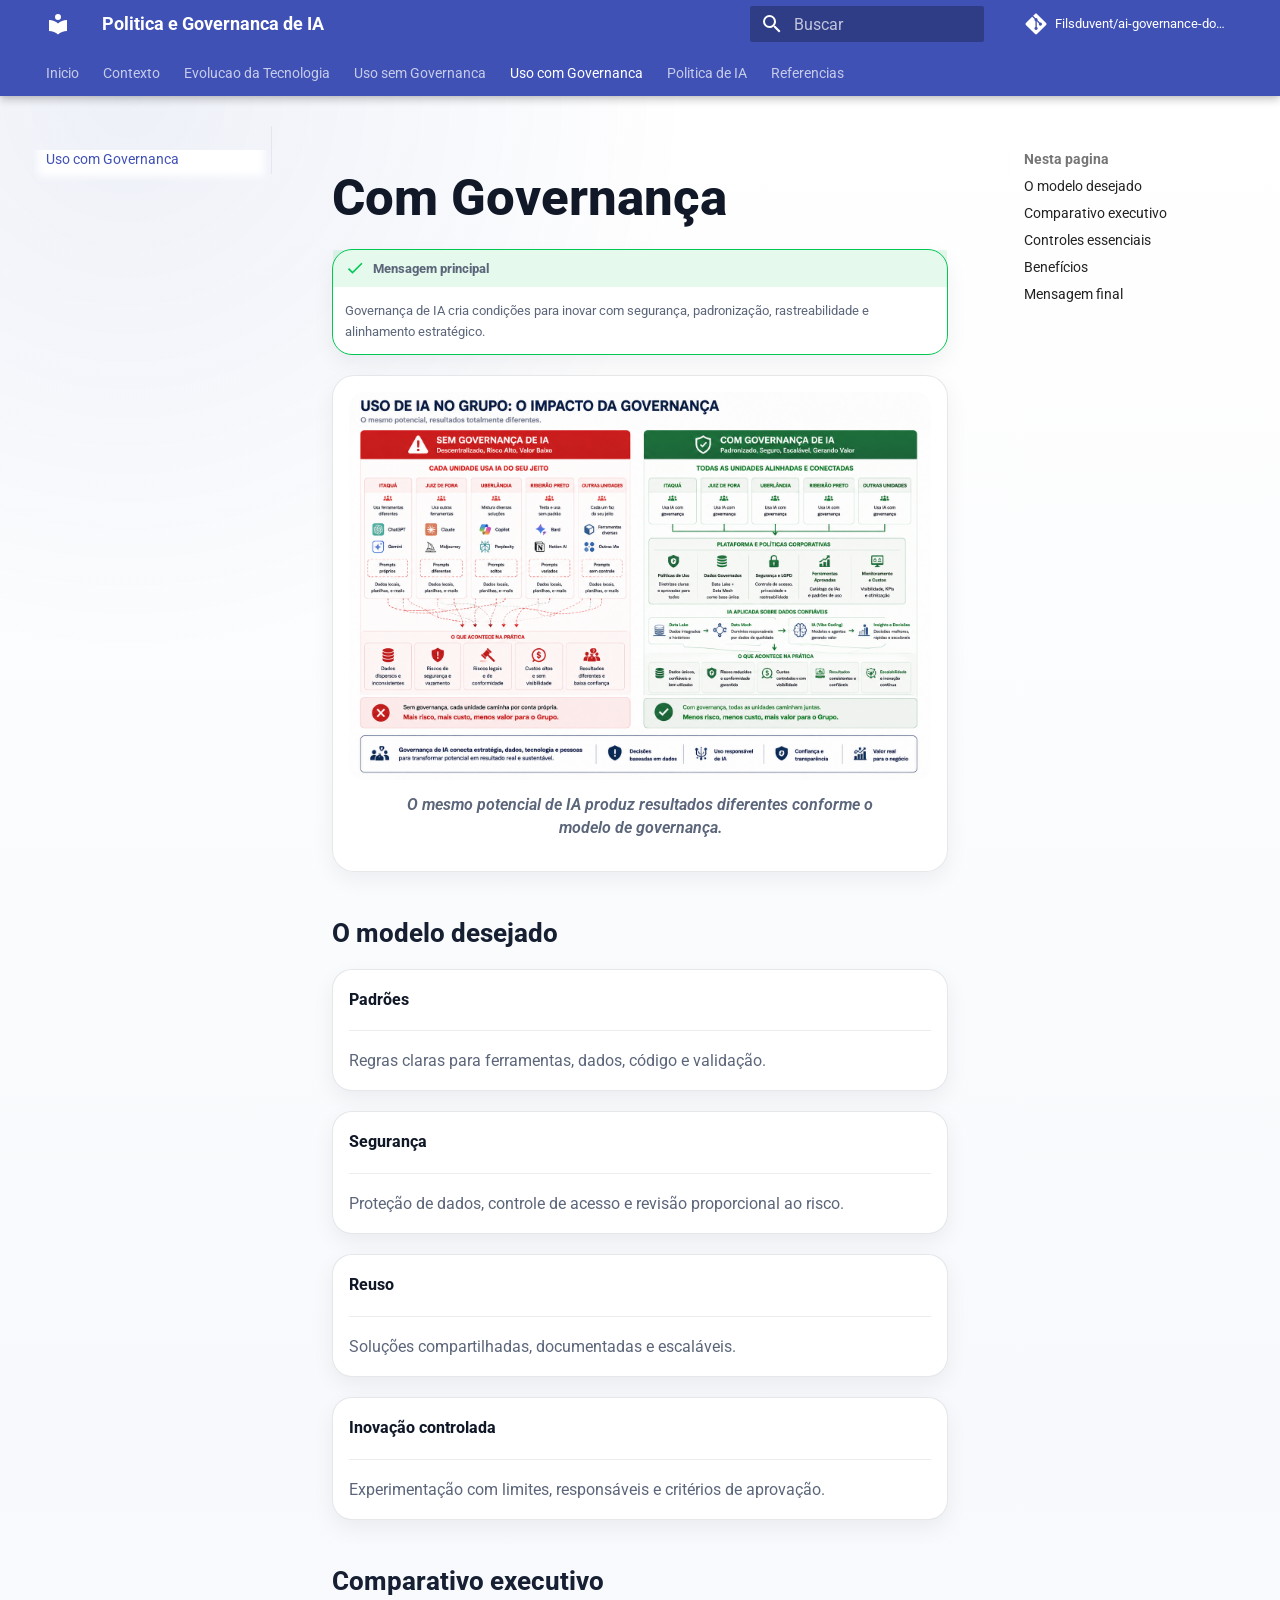
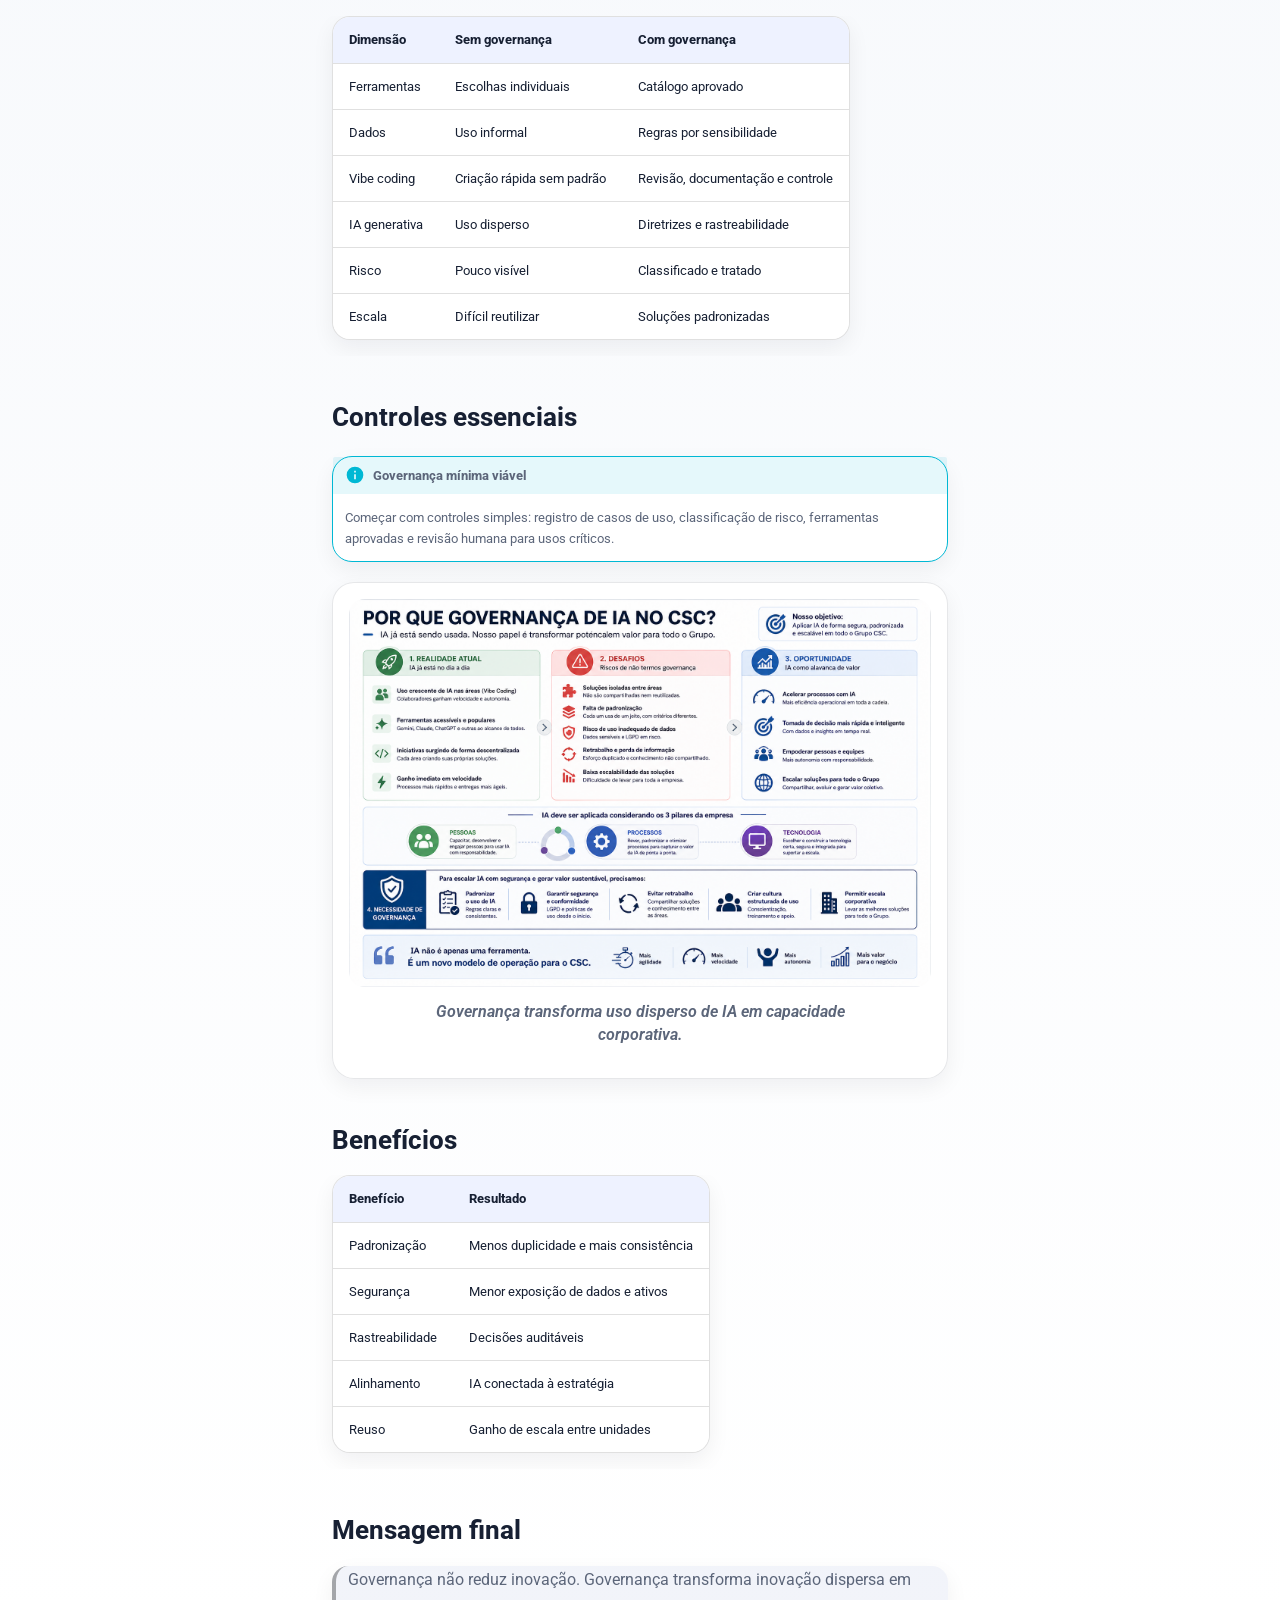
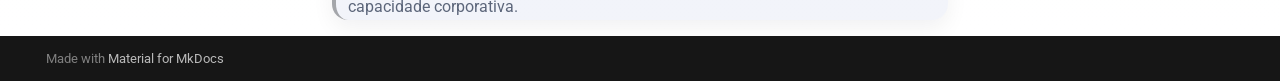
<file: uso-com-governanca/index.html>
<!doctype html>
<html lang="pt" class="no-js">
  <head>
    
      <meta charset="utf-8">
      <meta name="viewport" content="width=device-width,initial-scale=1">
      
        <meta name="description" content="Documentacao estrategica sobre governanca de IA, evolucao tecnologica e uso responsavel de IA">
      
      
      
        <link rel="canonical" href="https://filsduvent.github.io/ai-governance-docs/uso-com-governanca/">
      
      
        <link rel="prev" href="../uso-sem-governanca/">
      
      
        <link rel="next" href="../politica-ia/">
      
      
        
      
      
      <link rel="icon" href="../assets/images/favicon.png">
      <meta name="generator" content="mkdocs-1.6.1, mkdocs-material-9.7.6">
    
    
      
        <title>Uso com Governanca - Politica e Governanca de IA</title>
      
    
    
      <link rel="stylesheet" href="../assets/stylesheets/main.484c7ddc.min.css">
      
        
        <link rel="stylesheet" href="../assets/stylesheets/palette.ab4e12ef.min.css">
      
      


    
    
      
    
    
      
        
        
        <link rel="preconnect" href="https://fonts.gstatic.com" crossorigin>
        <link rel="stylesheet" href="https://fonts.googleapis.com/css?family=Roboto:300,300i,400,400i,700,700i%7CRoboto+Mono:400,400i,700,700i&display=fallback">
        <style>:root{--md-text-font:"Roboto";--md-code-font:"Roboto Mono"}</style>
      
    
    
      <link rel="stylesheet" href="../stylesheets/extra.css">
    
    <script>__md_scope=new URL("..",location),__md_hash=e=>[...e].reduce(((e,_)=>(e<<5)-e+_.charCodeAt(0)),0),__md_get=(e,_=localStorage,t=__md_scope)=>JSON.parse(_.getItem(t.pathname+"."+e)),__md_set=(e,_,t=localStorage,a=__md_scope)=>{try{t.setItem(a.pathname+"."+e,JSON.stringify(_))}catch(e){}}</script>
    
      

    
    
  </head>
  
  
    
    
      
    
    
    
    
    <body dir="ltr" data-md-color-scheme="default" data-md-color-primary="indigo" data-md-color-accent="blue">
  
    
    <input class="md-toggle" data-md-toggle="drawer" type="checkbox" id="__drawer" autocomplete="off">
    <input class="md-toggle" data-md-toggle="search" type="checkbox" id="__search" autocomplete="off">
    <label class="md-overlay" for="__drawer"></label>
    <div data-md-component="skip">
      
        
        <a href="#com-governanca" class="md-skip">
          Pular para conteúdo
        </a>
      
    </div>
    <div data-md-component="announce">
      
    </div>
    
    
      

  

<header class="md-header md-header--shadow md-header--lifted" data-md-component="header">
  <nav class="md-header__inner md-grid" aria-label="Cabeçalho">
    <a href=".." title="Politica e Governanca de IA" class="md-header__button md-logo" aria-label="Politica e Governanca de IA" data-md-component="logo">
      
  
  <svg xmlns="http://www.w3.org/2000/svg" viewBox="0 0 24 24"><path d="M12 8a3 3 0 0 0 3-3 3 3 0 0 0-3-3 3 3 0 0 0-3 3 3 3 0 0 0 3 3m0 3.54C9.64 9.35 6.5 8 3 8v11c3.5 0 6.64 1.35 9 3.54 2.36-2.19 5.5-3.54 9-3.54V8c-3.5 0-6.64 1.35-9 3.54"/></svg>

    </a>
    <label class="md-header__button md-icon" for="__drawer">
      
      <svg xmlns="http://www.w3.org/2000/svg" viewBox="0 0 24 24"><path d="M3 6h18v2H3zm0 5h18v2H3zm0 5h18v2H3z"/></svg>
    </label>
    <div class="md-header__title" data-md-component="header-title">
      <div class="md-header__ellipsis">
        <div class="md-header__topic">
          <span class="md-ellipsis">
            Politica e Governanca de IA
          </span>
        </div>
        <div class="md-header__topic" data-md-component="header-topic">
          <span class="md-ellipsis">
            
              Uso com Governanca
            
          </span>
        </div>
      </div>
    </div>
    
      
        <form class="md-header__option" data-md-component="palette">
  
    
    
    
    <input class="md-option" data-md-color-media="" data-md-color-scheme="default" data-md-color-primary="indigo" data-md-color-accent="blue"  aria-hidden="true"  type="radio" name="__palette" id="__palette_0">
    
  
</form>
      
    
    
      <script>var palette=__md_get("__palette");if(palette&&palette.color){if("(prefers-color-scheme)"===palette.color.media){var media=matchMedia("(prefers-color-scheme: light)"),input=document.querySelector(media.matches?"[data-md-color-media='(prefers-color-scheme: light)']":"[data-md-color-media='(prefers-color-scheme: dark)']");palette.color.media=input.getAttribute("data-md-color-media"),palette.color.scheme=input.getAttribute("data-md-color-scheme"),palette.color.primary=input.getAttribute("data-md-color-primary"),palette.color.accent=input.getAttribute("data-md-color-accent")}for(var[key,value]of Object.entries(palette.color))document.body.setAttribute("data-md-color-"+key,value)}</script>
    
    
    
      
      
        <label class="md-header__button md-icon" for="__search">
          
          <svg xmlns="http://www.w3.org/2000/svg" viewBox="0 0 24 24"><path d="M9.5 3A6.5 6.5 0 0 1 16 9.5c0 1.61-.59 3.09-1.56 4.23l.27.27h.79l5 5-1.5 1.5-5-5v-.79l-.27-.27A6.52 6.52 0 0 1 9.5 16 6.5 6.5 0 0 1 3 9.5 6.5 6.5 0 0 1 9.5 3m0 2C7 5 5 7 5 9.5S7 14 9.5 14 14 12 14 9.5 12 5 9.5 5"/></svg>
        </label>
        <div class="md-search" data-md-component="search" role="dialog">
  <label class="md-search__overlay" for="__search"></label>
  <div class="md-search__inner" role="search">
    <form class="md-search__form" name="search">
      <input type="text" class="md-search__input" name="query" aria-label="Buscar" placeholder="Buscar" autocapitalize="off" autocorrect="off" autocomplete="off" spellcheck="false" data-md-component="search-query" required>
      <label class="md-search__icon md-icon" for="__search">
        
        <svg xmlns="http://www.w3.org/2000/svg" viewBox="0 0 24 24"><path d="M9.5 3A6.5 6.5 0 0 1 16 9.5c0 1.61-.59 3.09-1.56 4.23l.27.27h.79l5 5-1.5 1.5-5-5v-.79l-.27-.27A6.52 6.52 0 0 1 9.5 16 6.5 6.5 0 0 1 3 9.5 6.5 6.5 0 0 1 9.5 3m0 2C7 5 5 7 5 9.5S7 14 9.5 14 14 12 14 9.5 12 5 9.5 5"/></svg>
        
        <svg xmlns="http://www.w3.org/2000/svg" viewBox="0 0 24 24"><path d="M20 11v2H8l5.5 5.5-1.42 1.42L4.16 12l7.92-7.92L13.5 5.5 8 11z"/></svg>
      </label>
      <nav class="md-search__options" aria-label="Pesquisar">
        
          <a href="javascript:void(0)" class="md-search__icon md-icon" title="Compartilhar" aria-label="Compartilhar" data-clipboard data-clipboard-text="" data-md-component="search-share" tabindex="-1">
            
            <svg xmlns="http://www.w3.org/2000/svg" viewBox="0 0 24 24"><path d="M18 16.08c-.76 0-1.44.3-1.96.77L8.91 12.7c.05-.23.09-.46.09-.7s-.04-.47-.09-.7l7.05-4.11c.54.5 1.25.81 2.04.81a3 3 0 0 0 3-3 3 3 0 0 0-3-3 3 3 0 0 0-3 3c0 .24.04.47.09.7L8.04 9.81C7.5 9.31 6.79 9 6 9a3 3 0 0 0-3 3 3 3 0 0 0 3 3c.79 0 1.5-.31 2.04-.81l7.12 4.15c-.05.21-.08.43-.08.66 0 1.61 1.31 2.91 2.92 2.91s2.92-1.3 2.92-2.91A2.92 2.92 0 0 0 18 16.08"/></svg>
          </a>
        
        <button type="reset" class="md-search__icon md-icon" title="Limpar" aria-label="Limpar" tabindex="-1">
          
          <svg xmlns="http://www.w3.org/2000/svg" viewBox="0 0 24 24"><path d="M19 6.41 17.59 5 12 10.59 6.41 5 5 6.41 10.59 12 5 17.59 6.41 19 12 13.41 17.59 19 19 17.59 13.41 12z"/></svg>
        </button>
      </nav>
      
        <div class="md-search__suggest" data-md-component="search-suggest"></div>
      
    </form>
    <div class="md-search__output">
      <div class="md-search__scrollwrap" tabindex="0" data-md-scrollfix>
        <div class="md-search-result" data-md-component="search-result">
          <div class="md-search-result__meta">
            Inicializando busca
          </div>
          <ol class="md-search-result__list" role="presentation"></ol>
        </div>
      </div>
    </div>
  </div>
</div>
      
    
    
      <div class="md-header__source">
        <a href="https://github.com/Filsduvent/ai-governance-docs" title="Ir para repositório" class="md-source" data-md-component="source">
  <div class="md-source__icon md-icon">
    
    <svg xmlns="http://www.w3.org/2000/svg" viewBox="0 0 448 512"><!--! Font Awesome Free 7.1.0 by @fontawesome - https://fontawesome.com License - https://fontawesome.com/license/free (Icons: CC BY 4.0, Fonts: SIL OFL 1.1, Code: MIT License) Copyright 2025 Fonticons, Inc.--><path d="M439.6 236.1 244 40.5c-5.4-5.5-12.8-8.5-20.4-8.5s-15 3-20.4 8.4L162.5 81l51.5 51.5c27.1-9.1 52.7 16.8 43.4 43.7l49.7 49.7c34.2-11.8 61.2 31 35.5 56.7-26.5 26.5-70.2-2.9-56-37.3L240.3 199v121.9c25.3 12.5 22.3 41.8 9.1 55-6.4 6.4-15.2 10.1-24.3 10.1s-17.8-3.6-24.3-10.1c-17.6-17.6-11.1-46.9 11.2-56v-123c-20.8-8.5-24.6-30.7-18.6-45L142.6 101 8.5 235.1C3 240.6 0 247.9 0 255.5s3 15 8.5 20.4l195.6 195.7c5.4 5.4 12.7 8.4 20.4 8.4s15-3 20.4-8.4l194.7-194.7c5.4-5.4 8.4-12.8 8.4-20.4s-3-15-8.4-20.4"/></svg>
  </div>
  <div class="md-source__repository">
    Filsduvent/ai-governance-docs
  </div>
</a>
      </div>
    
  </nav>
  
    
      
<nav class="md-tabs" aria-label="Abas" data-md-component="tabs">
  <div class="md-grid">
    <ul class="md-tabs__list">
      
        
  
  
  
  
    <li class="md-tabs__item">
      <a href=".." class="md-tabs__link">
        
  
  
    
  
  Inicio

      </a>
    </li>
  

      
        
  
  
  
  
    <li class="md-tabs__item">
      <a href="../contexto/" class="md-tabs__link">
        
  
  
    
  
  Contexto

      </a>
    </li>
  

      
        
  
  
  
  
    <li class="md-tabs__item">
      <a href="../evolucao-tecnologia/" class="md-tabs__link">
        
  
  
    
  
  Evolucao da Tecnologia

      </a>
    </li>
  

      
        
  
  
  
  
    <li class="md-tabs__item">
      <a href="../uso-sem-governanca/" class="md-tabs__link">
        
  
  
    
  
  Uso sem Governanca

      </a>
    </li>
  

      
        
  
  
  
    
  
  
    <li class="md-tabs__item md-tabs__item--active">
      <a href="./" class="md-tabs__link">
        
  
  
    
  
  Uso com Governanca

      </a>
    </li>
  

      
        
  
  
  
  
    <li class="md-tabs__item">
      <a href="../politica-ia/" class="md-tabs__link">
        
  
  
    
  
  Politica de IA

      </a>
    </li>
  

      
        
  
  
  
  
    <li class="md-tabs__item">
      <a href="../referencias/" class="md-tabs__link">
        
  
  
    
  
  Referencias

      </a>
    </li>
  

      
    </ul>
  </div>
</nav>
    
  
</header>
    
    <div class="md-container" data-md-component="container">
      
      
        
      
      <main class="md-main" data-md-component="main">
        <div class="md-main__inner md-grid">
          
            
              
              <div class="md-sidebar md-sidebar--primary" data-md-component="sidebar" data-md-type="navigation" >
                <div class="md-sidebar__scrollwrap">
                  <div class="md-sidebar__inner">
                    


  


<nav class="md-nav md-nav--primary md-nav--lifted" aria-label="Navegação" data-md-level="0">
  <label class="md-nav__title" for="__drawer">
    <a href=".." title="Politica e Governanca de IA" class="md-nav__button md-logo" aria-label="Politica e Governanca de IA" data-md-component="logo">
      
  
  <svg xmlns="http://www.w3.org/2000/svg" viewBox="0 0 24 24"><path d="M12 8a3 3 0 0 0 3-3 3 3 0 0 0-3-3 3 3 0 0 0-3 3 3 3 0 0 0 3 3m0 3.54C9.64 9.35 6.5 8 3 8v11c3.5 0 6.64 1.35 9 3.54 2.36-2.19 5.5-3.54 9-3.54V8c-3.5 0-6.64 1.35-9 3.54"/></svg>

    </a>
    Politica e Governanca de IA
  </label>
  
    <div class="md-nav__source">
      <a href="https://github.com/Filsduvent/ai-governance-docs" title="Ir para repositório" class="md-source" data-md-component="source">
  <div class="md-source__icon md-icon">
    
    <svg xmlns="http://www.w3.org/2000/svg" viewBox="0 0 448 512"><!--! Font Awesome Free 7.1.0 by @fontawesome - https://fontawesome.com License - https://fontawesome.com/license/free (Icons: CC BY 4.0, Fonts: SIL OFL 1.1, Code: MIT License) Copyright 2025 Fonticons, Inc.--><path d="M439.6 236.1 244 40.5c-5.4-5.5-12.8-8.5-20.4-8.5s-15 3-20.4 8.4L162.5 81l51.5 51.5c27.1-9.1 52.7 16.8 43.4 43.7l49.7 49.7c34.2-11.8 61.2 31 35.5 56.7-26.5 26.5-70.2-2.9-56-37.3L240.3 199v121.9c25.3 12.5 22.3 41.8 9.1 55-6.4 6.4-15.2 10.1-24.3 10.1s-17.8-3.6-24.3-10.1c-17.6-17.6-11.1-46.9 11.2-56v-123c-20.8-8.5-24.6-30.7-18.6-45L142.6 101 8.5 235.1C3 240.6 0 247.9 0 255.5s3 15 8.5 20.4l195.6 195.7c5.4 5.4 12.7 8.4 20.4 8.4s15-3 20.4-8.4l194.7-194.7c5.4-5.4 8.4-12.8 8.4-20.4s-3-15-8.4-20.4"/></svg>
  </div>
  <div class="md-source__repository">
    Filsduvent/ai-governance-docs
  </div>
</a>
    </div>
  
  <ul class="md-nav__list" data-md-scrollfix>
    
      
      
  
  
  
  
    <li class="md-nav__item">
      <a href=".." class="md-nav__link">
        
  
  
  <span class="md-ellipsis">
    
  
    Inicio
  

    
  </span>
  
  

      </a>
    </li>
  

    
      
      
  
  
  
  
    <li class="md-nav__item">
      <a href="../contexto/" class="md-nav__link">
        
  
  
  <span class="md-ellipsis">
    
  
    Contexto
  

    
  </span>
  
  

      </a>
    </li>
  

    
      
      
  
  
  
  
    <li class="md-nav__item">
      <a href="../evolucao-tecnologia/" class="md-nav__link">
        
  
  
  <span class="md-ellipsis">
    
  
    Evolucao da Tecnologia
  

    
  </span>
  
  

      </a>
    </li>
  

    
      
      
  
  
  
  
    <li class="md-nav__item">
      <a href="../uso-sem-governanca/" class="md-nav__link">
        
  
  
  <span class="md-ellipsis">
    
  
    Uso sem Governanca
  

    
  </span>
  
  

      </a>
    </li>
  

    
      
      
  
  
    
  
  
  
    <li class="md-nav__item md-nav__item--active">
      
      <input class="md-nav__toggle md-toggle" type="checkbox" id="__toc">
      
      
        
      
      
        <label class="md-nav__link md-nav__link--active" for="__toc">
          
  
  
  <span class="md-ellipsis">
    
  
    Uso com Governanca
  

    
  </span>
  
  

          <span class="md-nav__icon md-icon"></span>
        </label>
      
      <a href="./" class="md-nav__link md-nav__link--active">
        
  
  
  <span class="md-ellipsis">
    
  
    Uso com Governanca
  

    
  </span>
  
  

      </a>
      
        

  

<nav class="md-nav md-nav--secondary" aria-label="Nesta pagina">
  
  
  
    
  
  
    <label class="md-nav__title" for="__toc">
      <span class="md-nav__icon md-icon"></span>
      Nesta pagina
    </label>
    <ul class="md-nav__list" data-md-component="toc" data-md-scrollfix>
      
        <li class="md-nav__item">
  <a href="#o-modelo-desejado" class="md-nav__link">
    <span class="md-ellipsis">
      
        O modelo desejado
      
    </span>
  </a>
  
</li>
      
        <li class="md-nav__item">
  <a href="#comparativo-executivo" class="md-nav__link">
    <span class="md-ellipsis">
      
        Comparativo executivo
      
    </span>
  </a>
  
</li>
      
        <li class="md-nav__item">
  <a href="#controles-essenciais" class="md-nav__link">
    <span class="md-ellipsis">
      
        Controles essenciais
      
    </span>
  </a>
  
</li>
      
        <li class="md-nav__item">
  <a href="#beneficios" class="md-nav__link">
    <span class="md-ellipsis">
      
        Benefícios
      
    </span>
  </a>
  
</li>
      
        <li class="md-nav__item">
  <a href="#mensagem-final" class="md-nav__link">
    <span class="md-ellipsis">
      
        Mensagem final
      
    </span>
  </a>
  
</li>
      
    </ul>
  
</nav>
      
    </li>
  

    
      
      
  
  
  
  
    <li class="md-nav__item">
      <a href="../politica-ia/" class="md-nav__link">
        
  
  
  <span class="md-ellipsis">
    
  
    Politica de IA
  

    
  </span>
  
  

      </a>
    </li>
  

    
      
      
  
  
  
  
    <li class="md-nav__item">
      <a href="../referencias/" class="md-nav__link">
        
  
  
  <span class="md-ellipsis">
    
  
    Referencias
  

    
  </span>
  
  

      </a>
    </li>
  

    
  </ul>
</nav>
                  </div>
                </div>
              </div>
            
            
              
              <div class="md-sidebar md-sidebar--secondary" data-md-component="sidebar" data-md-type="toc" >
                <div class="md-sidebar__scrollwrap">
                  <div class="md-sidebar__inner">
                    

  

<nav class="md-nav md-nav--secondary" aria-label="Nesta pagina">
  
  
  
    
  
  
    <label class="md-nav__title" for="__toc">
      <span class="md-nav__icon md-icon"></span>
      Nesta pagina
    </label>
    <ul class="md-nav__list" data-md-component="toc" data-md-scrollfix>
      
        <li class="md-nav__item">
  <a href="#o-modelo-desejado" class="md-nav__link">
    <span class="md-ellipsis">
      
        O modelo desejado
      
    </span>
  </a>
  
</li>
      
        <li class="md-nav__item">
  <a href="#comparativo-executivo" class="md-nav__link">
    <span class="md-ellipsis">
      
        Comparativo executivo
      
    </span>
  </a>
  
</li>
      
        <li class="md-nav__item">
  <a href="#controles-essenciais" class="md-nav__link">
    <span class="md-ellipsis">
      
        Controles essenciais
      
    </span>
  </a>
  
</li>
      
        <li class="md-nav__item">
  <a href="#beneficios" class="md-nav__link">
    <span class="md-ellipsis">
      
        Benefícios
      
    </span>
  </a>
  
</li>
      
        <li class="md-nav__item">
  <a href="#mensagem-final" class="md-nav__link">
    <span class="md-ellipsis">
      
        Mensagem final
      
    </span>
  </a>
  
</li>
      
    </ul>
  
</nav>
                  </div>
                </div>
              </div>
            
          
          
            <div class="md-content" data-md-component="content">
              
              <article class="md-content__inner md-typeset">
                
                  


  
  


<h1 id="com-governanca">Com Governança<a class="headerlink" href="#com-governanca" title="Permanent link">&para;</a></h1>
<div class="admonition success">
<p class="admonition-title">Mensagem principal</p>
<p>Governança de IA cria condições para inovar com segurança, padronização, rastreabilidade e alinhamento estratégico.</p>
</div>
<figure class="exec-figure exec-figure-wide">
  <img src="../assets/images/imagesemgovernancacomgovernanca.png" alt="Comparação entre uso de IA sem governança e com governança" loading="lazy">
  <figcaption>O mesmo potencial de IA produz resultados diferentes conforme o modelo de governança.</figcaption>
</figure>

<h2 id="o-modelo-desejado">O modelo desejado<a class="headerlink" href="#o-modelo-desejado" title="Permanent link">&para;</a></h2>
<div class="grid cards">
<ul>
<li>
<p><strong>Padrões</strong></p>
<hr />
<p>Regras claras para ferramentas, dados, código e validação.</p>
</li>
<li>
<p><strong>Segurança</strong></p>
<hr />
<p>Proteção de dados, controle de acesso e revisão proporcional ao risco.</p>
</li>
<li>
<p><strong>Reuso</strong></p>
<hr />
<p>Soluções compartilhadas, documentadas e escaláveis.</p>
</li>
<li>
<p><strong>Inovação controlada</strong></p>
<hr />
<p>Experimentação com limites, responsáveis e critérios de aprovação.</p>
</li>
</ul>
</div>
<h2 id="comparativo-executivo">Comparativo executivo<a class="headerlink" href="#comparativo-executivo" title="Permanent link">&para;</a></h2>
<table>
<thead>
<tr>
<th>Dimensão</th>
<th>Sem governança</th>
<th>Com governança</th>
</tr>
</thead>
<tbody>
<tr>
<td>Ferramentas</td>
<td>Escolhas individuais</td>
<td>Catálogo aprovado</td>
</tr>
<tr>
<td>Dados</td>
<td>Uso informal</td>
<td>Regras por sensibilidade</td>
</tr>
<tr>
<td>Vibe coding</td>
<td>Criação rápida sem padrão</td>
<td>Revisão, documentação e controle</td>
</tr>
<tr>
<td>IA generativa</td>
<td>Uso disperso</td>
<td>Diretrizes e rastreabilidade</td>
</tr>
<tr>
<td>Risco</td>
<td>Pouco visível</td>
<td>Classificado e tratado</td>
</tr>
<tr>
<td>Escala</td>
<td>Difícil reutilizar</td>
<td>Soluções padronizadas</td>
</tr>
</tbody>
</table>
<h2 id="controles-essenciais">Controles essenciais<a class="headerlink" href="#controles-essenciais" title="Permanent link">&para;</a></h2>
<div class="admonition info">
<p class="admonition-title">Governança mínima viável</p>
<p>Começar com controles simples: registro de casos de uso, classificação de risco, ferramentas aprovadas e revisão humana para usos críticos.</p>
</div>
<figure class="exec-figure">
  <img src="../assets/images/porquegovernca.png" alt="Razões para adotar governança de IA no CSC" loading="lazy">
  <figcaption>Governança transforma uso disperso de IA em capacidade corporativa.</figcaption>
</figure>

<h2 id="beneficios">Benefícios<a class="headerlink" href="#beneficios" title="Permanent link">&para;</a></h2>
<table>
<thead>
<tr>
<th>Benefício</th>
<th>Resultado</th>
</tr>
</thead>
<tbody>
<tr>
<td>Padronização</td>
<td>Menos duplicidade e mais consistência</td>
</tr>
<tr>
<td>Segurança</td>
<td>Menor exposição de dados e ativos</td>
</tr>
<tr>
<td>Rastreabilidade</td>
<td>Decisões auditáveis</td>
</tr>
<tr>
<td>Alinhamento</td>
<td>IA conectada à estratégia</td>
</tr>
<tr>
<td>Reuso</td>
<td>Ganho de escala entre unidades</td>
</tr>
</tbody>
</table>
<h2 id="mensagem-final">Mensagem final<a class="headerlink" href="#mensagem-final" title="Permanent link">&para;</a></h2>
<blockquote>
<p>Governança não reduz inovação. Governança transforma inovação dispersa em capacidade corporativa.</p>
</blockquote>












                
              </article>
            </div>
          
          
<script>var target=document.getElementById(location.hash.slice(1));target&&target.name&&(target.checked=target.name.startsWith("__tabbed_"))</script>
        </div>
        
          <button type="button" class="md-top md-icon" data-md-component="top" hidden>
  
  <svg xmlns="http://www.w3.org/2000/svg" viewBox="0 0 24 24"><path d="M13 20h-2V8l-5.5 5.5-1.42-1.42L12 4.16l7.92 7.92-1.42 1.42L13 8z"/></svg>
  Voltar para o topo
</button>
        
      </main>
      
        <footer class="md-footer">
  
  <div class="md-footer-meta md-typeset">
    <div class="md-footer-meta__inner md-grid">
      <div class="md-copyright">
  
  
    Made with
    <a href="https://squidfunk.github.io/mkdocs-material/" target="_blank" rel="noopener">
      Material for MkDocs
    </a>
  
</div>
      
    </div>
  </div>
</footer>
      
    </div>
    <div class="md-dialog" data-md-component="dialog">
      <div class="md-dialog__inner md-typeset"></div>
    </div>
    
    
    
      
      
      <script id="__config" type="application/json">{"annotate": null, "base": "..", "features": ["navigation.tabs", "navigation.tabs.sticky", "navigation.sections", "navigation.top", "search.highlight", "search.share", "search.suggest"], "search": "../assets/javascripts/workers/search.2c215733.min.js", "tags": null, "translations": {"clipboard.copied": "Copiado para \u00e1rea de transfer\u00eancia", "clipboard.copy": "Copiar para \u00e1rea de transfer\u00eancia", "search.result.more.one": "mais 1 nesta p\u00e1gina", "search.result.more.other": "# mais nesta p\u00e1gina", "search.result.none": "Nenhum documento encontrado", "search.result.one": "1 documento encontrado", "search.result.other": "# documentos encontrados", "search.result.placeholder": "Digite para iniciar a busca", "search.result.term.missing": "Ausente", "select.version": "Selecione a vers\u00e3o"}, "version": null}</script>
    
    
      <script src="../assets/javascripts/bundle.79ae519e.min.js"></script>
      
    
  </body>
</html>
</file>
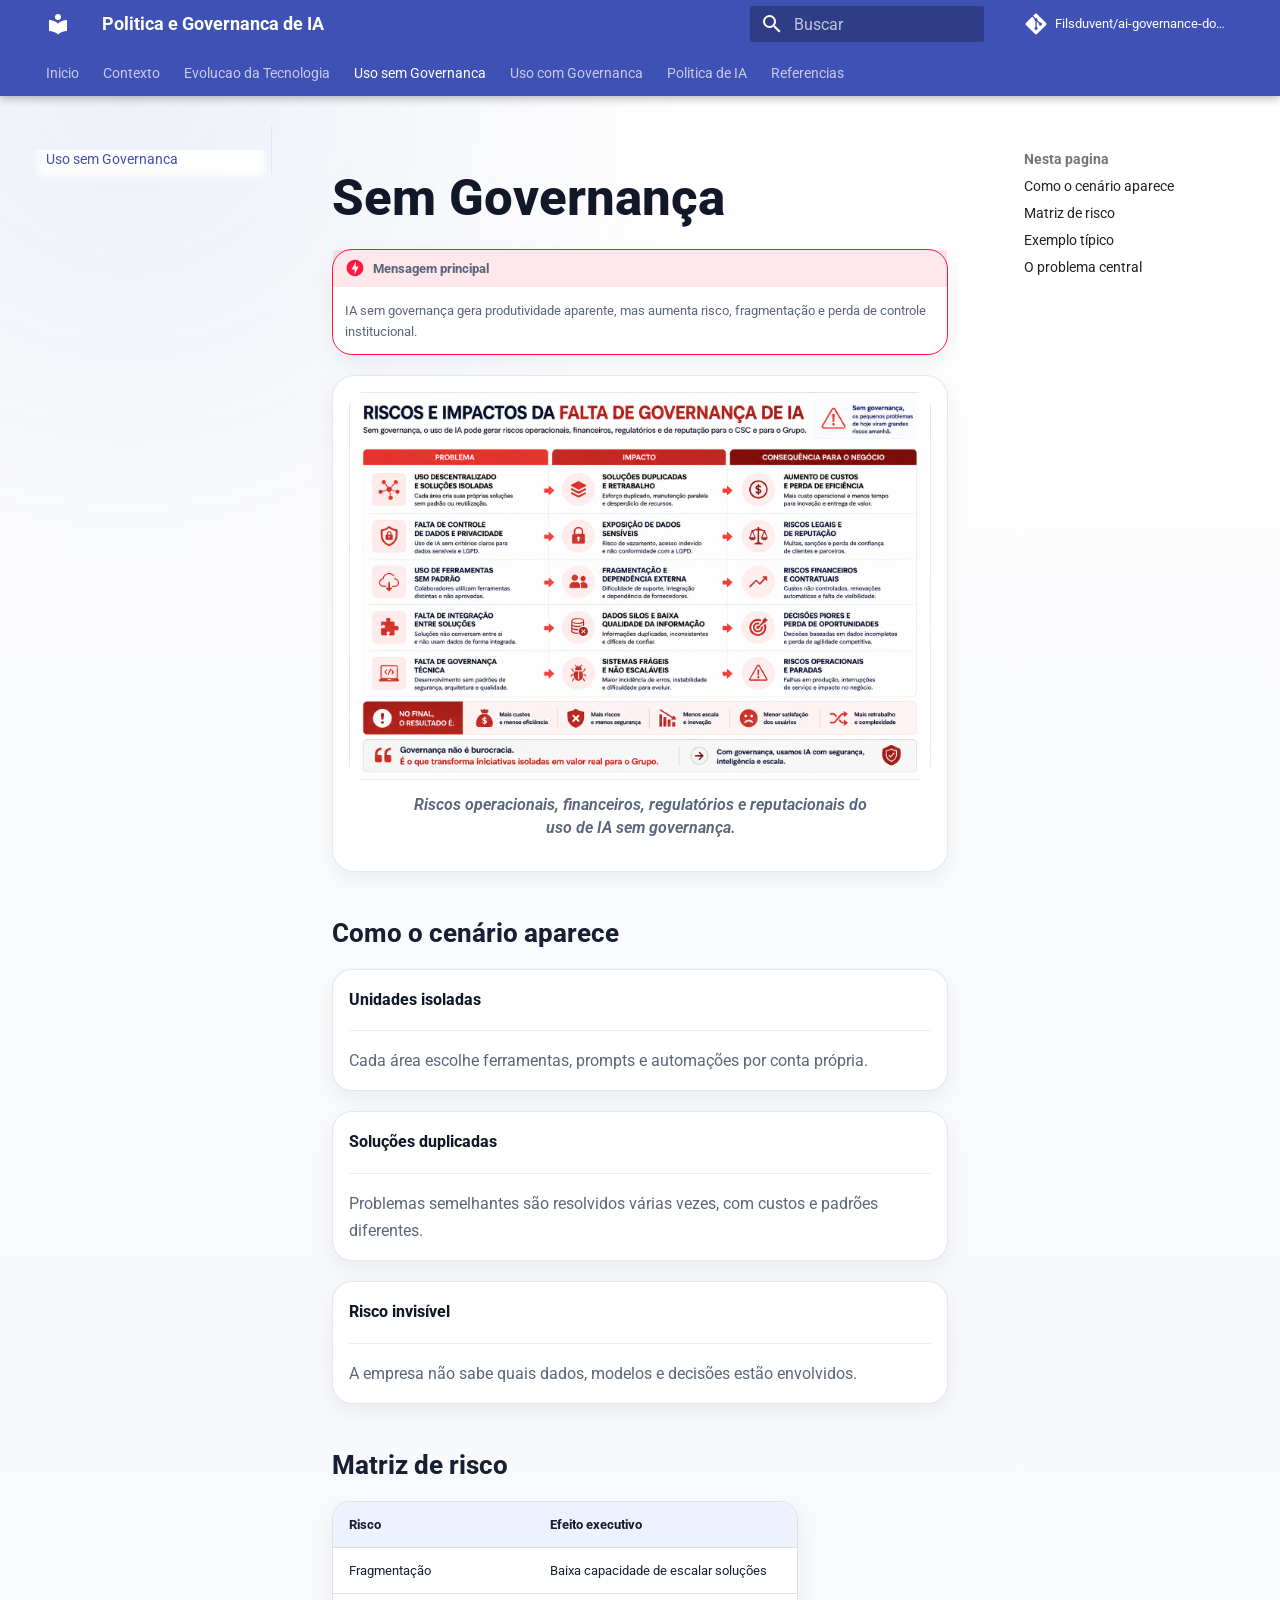
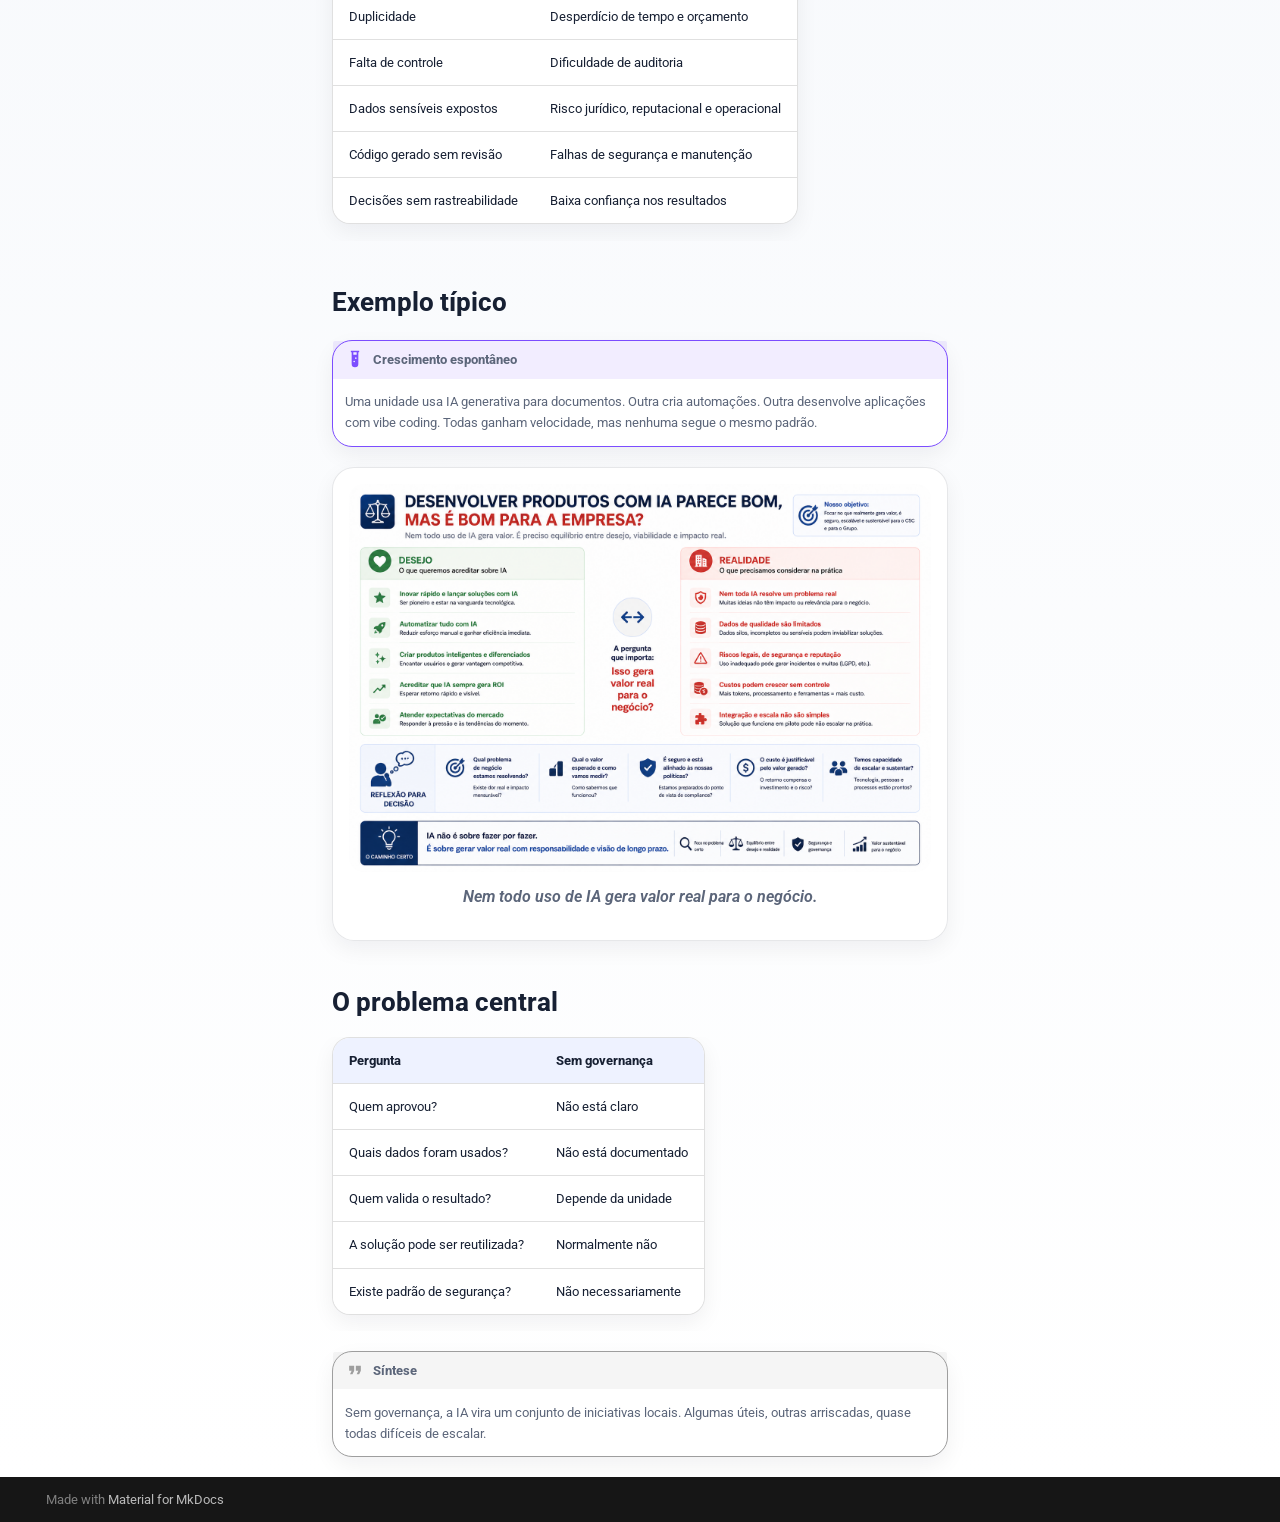
<file: uso-sem-governanca/index.html>
<!doctype html>
<html lang="pt" class="no-js">
  <head>
    
      <meta charset="utf-8">
      <meta name="viewport" content="width=device-width,initial-scale=1">
      
        <meta name="description" content="Documentacao estrategica sobre governanca de IA, evolucao tecnologica e uso responsavel de IA">
      
      
      
        <link rel="canonical" href="https://filsduvent.github.io/ai-governance-docs/uso-sem-governanca/">
      
      
        <link rel="prev" href="../evolucao-tecnologia/">
      
      
        <link rel="next" href="../uso-com-governanca/">
      
      
        
      
      
      <link rel="icon" href="../assets/images/favicon.png">
      <meta name="generator" content="mkdocs-1.6.1, mkdocs-material-9.7.6">
    
    
      
        <title>Uso sem Governanca - Politica e Governanca de IA</title>
      
    
    
      <link rel="stylesheet" href="../assets/stylesheets/main.484c7ddc.min.css">
      
        
        <link rel="stylesheet" href="../assets/stylesheets/palette.ab4e12ef.min.css">
      
      


    
    
      
    
    
      
        
        
        <link rel="preconnect" href="https://fonts.gstatic.com" crossorigin>
        <link rel="stylesheet" href="https://fonts.googleapis.com/css?family=Roboto:300,300i,400,400i,700,700i%7CRoboto+Mono:400,400i,700,700i&display=fallback">
        <style>:root{--md-text-font:"Roboto";--md-code-font:"Roboto Mono"}</style>
      
    
    
      <link rel="stylesheet" href="../stylesheets/extra.css">
    
    <script>__md_scope=new URL("..",location),__md_hash=e=>[...e].reduce(((e,_)=>(e<<5)-e+_.charCodeAt(0)),0),__md_get=(e,_=localStorage,t=__md_scope)=>JSON.parse(_.getItem(t.pathname+"."+e)),__md_set=(e,_,t=localStorage,a=__md_scope)=>{try{t.setItem(a.pathname+"."+e,JSON.stringify(_))}catch(e){}}</script>
    
      

    
    
  </head>
  
  
    
    
      
    
    
    
    
    <body dir="ltr" data-md-color-scheme="default" data-md-color-primary="indigo" data-md-color-accent="blue">
  
    
    <input class="md-toggle" data-md-toggle="drawer" type="checkbox" id="__drawer" autocomplete="off">
    <input class="md-toggle" data-md-toggle="search" type="checkbox" id="__search" autocomplete="off">
    <label class="md-overlay" for="__drawer"></label>
    <div data-md-component="skip">
      
        
        <a href="#sem-governanca" class="md-skip">
          Pular para conteúdo
        </a>
      
    </div>
    <div data-md-component="announce">
      
    </div>
    
    
      

  

<header class="md-header md-header--shadow md-header--lifted" data-md-component="header">
  <nav class="md-header__inner md-grid" aria-label="Cabeçalho">
    <a href=".." title="Politica e Governanca de IA" class="md-header__button md-logo" aria-label="Politica e Governanca de IA" data-md-component="logo">
      
  
  <svg xmlns="http://www.w3.org/2000/svg" viewBox="0 0 24 24"><path d="M12 8a3 3 0 0 0 3-3 3 3 0 0 0-3-3 3 3 0 0 0-3 3 3 3 0 0 0 3 3m0 3.54C9.64 9.35 6.5 8 3 8v11c3.5 0 6.64 1.35 9 3.54 2.36-2.19 5.5-3.54 9-3.54V8c-3.5 0-6.64 1.35-9 3.54"/></svg>

    </a>
    <label class="md-header__button md-icon" for="__drawer">
      
      <svg xmlns="http://www.w3.org/2000/svg" viewBox="0 0 24 24"><path d="M3 6h18v2H3zm0 5h18v2H3zm0 5h18v2H3z"/></svg>
    </label>
    <div class="md-header__title" data-md-component="header-title">
      <div class="md-header__ellipsis">
        <div class="md-header__topic">
          <span class="md-ellipsis">
            Politica e Governanca de IA
          </span>
        </div>
        <div class="md-header__topic" data-md-component="header-topic">
          <span class="md-ellipsis">
            
              Uso sem Governanca
            
          </span>
        </div>
      </div>
    </div>
    
      
        <form class="md-header__option" data-md-component="palette">
  
    
    
    
    <input class="md-option" data-md-color-media="" data-md-color-scheme="default" data-md-color-primary="indigo" data-md-color-accent="blue"  aria-hidden="true"  type="radio" name="__palette" id="__palette_0">
    
  
</form>
      
    
    
      <script>var palette=__md_get("__palette");if(palette&&palette.color){if("(prefers-color-scheme)"===palette.color.media){var media=matchMedia("(prefers-color-scheme: light)"),input=document.querySelector(media.matches?"[data-md-color-media='(prefers-color-scheme: light)']":"[data-md-color-media='(prefers-color-scheme: dark)']");palette.color.media=input.getAttribute("data-md-color-media"),palette.color.scheme=input.getAttribute("data-md-color-scheme"),palette.color.primary=input.getAttribute("data-md-color-primary"),palette.color.accent=input.getAttribute("data-md-color-accent")}for(var[key,value]of Object.entries(palette.color))document.body.setAttribute("data-md-color-"+key,value)}</script>
    
    
    
      
      
        <label class="md-header__button md-icon" for="__search">
          
          <svg xmlns="http://www.w3.org/2000/svg" viewBox="0 0 24 24"><path d="M9.5 3A6.5 6.5 0 0 1 16 9.5c0 1.61-.59 3.09-1.56 4.23l.27.27h.79l5 5-1.5 1.5-5-5v-.79l-.27-.27A6.52 6.52 0 0 1 9.5 16 6.5 6.5 0 0 1 3 9.5 6.5 6.5 0 0 1 9.5 3m0 2C7 5 5 7 5 9.5S7 14 9.5 14 14 12 14 9.5 12 5 9.5 5"/></svg>
        </label>
        <div class="md-search" data-md-component="search" role="dialog">
  <label class="md-search__overlay" for="__search"></label>
  <div class="md-search__inner" role="search">
    <form class="md-search__form" name="search">
      <input type="text" class="md-search__input" name="query" aria-label="Buscar" placeholder="Buscar" autocapitalize="off" autocorrect="off" autocomplete="off" spellcheck="false" data-md-component="search-query" required>
      <label class="md-search__icon md-icon" for="__search">
        
        <svg xmlns="http://www.w3.org/2000/svg" viewBox="0 0 24 24"><path d="M9.5 3A6.5 6.5 0 0 1 16 9.5c0 1.61-.59 3.09-1.56 4.23l.27.27h.79l5 5-1.5 1.5-5-5v-.79l-.27-.27A6.52 6.52 0 0 1 9.5 16 6.5 6.5 0 0 1 3 9.5 6.5 6.5 0 0 1 9.5 3m0 2C7 5 5 7 5 9.5S7 14 9.5 14 14 12 14 9.5 12 5 9.5 5"/></svg>
        
        <svg xmlns="http://www.w3.org/2000/svg" viewBox="0 0 24 24"><path d="M20 11v2H8l5.5 5.5-1.42 1.42L4.16 12l7.92-7.92L13.5 5.5 8 11z"/></svg>
      </label>
      <nav class="md-search__options" aria-label="Pesquisar">
        
          <a href="javascript:void(0)" class="md-search__icon md-icon" title="Compartilhar" aria-label="Compartilhar" data-clipboard data-clipboard-text="" data-md-component="search-share" tabindex="-1">
            
            <svg xmlns="http://www.w3.org/2000/svg" viewBox="0 0 24 24"><path d="M18 16.08c-.76 0-1.44.3-1.96.77L8.91 12.7c.05-.23.09-.46.09-.7s-.04-.47-.09-.7l7.05-4.11c.54.5 1.25.81 2.04.81a3 3 0 0 0 3-3 3 3 0 0 0-3-3 3 3 0 0 0-3 3c0 .24.04.47.09.7L8.04 9.81C7.5 9.31 6.79 9 6 9a3 3 0 0 0-3 3 3 3 0 0 0 3 3c.79 0 1.5-.31 2.04-.81l7.12 4.15c-.05.21-.08.43-.08.66 0 1.61 1.31 2.91 2.92 2.91s2.92-1.3 2.92-2.91A2.92 2.92 0 0 0 18 16.08"/></svg>
          </a>
        
        <button type="reset" class="md-search__icon md-icon" title="Limpar" aria-label="Limpar" tabindex="-1">
          
          <svg xmlns="http://www.w3.org/2000/svg" viewBox="0 0 24 24"><path d="M19 6.41 17.59 5 12 10.59 6.41 5 5 6.41 10.59 12 5 17.59 6.41 19 12 13.41 17.59 19 19 17.59 13.41 12z"/></svg>
        </button>
      </nav>
      
        <div class="md-search__suggest" data-md-component="search-suggest"></div>
      
    </form>
    <div class="md-search__output">
      <div class="md-search__scrollwrap" tabindex="0" data-md-scrollfix>
        <div class="md-search-result" data-md-component="search-result">
          <div class="md-search-result__meta">
            Inicializando busca
          </div>
          <ol class="md-search-result__list" role="presentation"></ol>
        </div>
      </div>
    </div>
  </div>
</div>
      
    
    
      <div class="md-header__source">
        <a href="https://github.com/Filsduvent/ai-governance-docs" title="Ir para repositório" class="md-source" data-md-component="source">
  <div class="md-source__icon md-icon">
    
    <svg xmlns="http://www.w3.org/2000/svg" viewBox="0 0 448 512"><!--! Font Awesome Free 7.1.0 by @fontawesome - https://fontawesome.com License - https://fontawesome.com/license/free (Icons: CC BY 4.0, Fonts: SIL OFL 1.1, Code: MIT License) Copyright 2025 Fonticons, Inc.--><path d="M439.6 236.1 244 40.5c-5.4-5.5-12.8-8.5-20.4-8.5s-15 3-20.4 8.4L162.5 81l51.5 51.5c27.1-9.1 52.7 16.8 43.4 43.7l49.7 49.7c34.2-11.8 61.2 31 35.5 56.7-26.5 26.5-70.2-2.9-56-37.3L240.3 199v121.9c25.3 12.5 22.3 41.8 9.1 55-6.4 6.4-15.2 10.1-24.3 10.1s-17.8-3.6-24.3-10.1c-17.6-17.6-11.1-46.9 11.2-56v-123c-20.8-8.5-24.6-30.7-18.6-45L142.6 101 8.5 235.1C3 240.6 0 247.9 0 255.5s3 15 8.5 20.4l195.6 195.7c5.4 5.4 12.7 8.4 20.4 8.4s15-3 20.4-8.4l194.7-194.7c5.4-5.4 8.4-12.8 8.4-20.4s-3-15-8.4-20.4"/></svg>
  </div>
  <div class="md-source__repository">
    Filsduvent/ai-governance-docs
  </div>
</a>
      </div>
    
  </nav>
  
    
      
<nav class="md-tabs" aria-label="Abas" data-md-component="tabs">
  <div class="md-grid">
    <ul class="md-tabs__list">
      
        
  
  
  
  
    <li class="md-tabs__item">
      <a href=".." class="md-tabs__link">
        
  
  
    
  
  Inicio

      </a>
    </li>
  

      
        
  
  
  
  
    <li class="md-tabs__item">
      <a href="../contexto/" class="md-tabs__link">
        
  
  
    
  
  Contexto

      </a>
    </li>
  

      
        
  
  
  
  
    <li class="md-tabs__item">
      <a href="../evolucao-tecnologia/" class="md-tabs__link">
        
  
  
    
  
  Evolucao da Tecnologia

      </a>
    </li>
  

      
        
  
  
  
    
  
  
    <li class="md-tabs__item md-tabs__item--active">
      <a href="./" class="md-tabs__link">
        
  
  
    
  
  Uso sem Governanca

      </a>
    </li>
  

      
        
  
  
  
  
    <li class="md-tabs__item">
      <a href="../uso-com-governanca/" class="md-tabs__link">
        
  
  
    
  
  Uso com Governanca

      </a>
    </li>
  

      
        
  
  
  
  
    <li class="md-tabs__item">
      <a href="../politica-ia/" class="md-tabs__link">
        
  
  
    
  
  Politica de IA

      </a>
    </li>
  

      
        
  
  
  
  
    <li class="md-tabs__item">
      <a href="../referencias/" class="md-tabs__link">
        
  
  
    
  
  Referencias

      </a>
    </li>
  

      
    </ul>
  </div>
</nav>
    
  
</header>
    
    <div class="md-container" data-md-component="container">
      
      
        
      
      <main class="md-main" data-md-component="main">
        <div class="md-main__inner md-grid">
          
            
              
              <div class="md-sidebar md-sidebar--primary" data-md-component="sidebar" data-md-type="navigation" >
                <div class="md-sidebar__scrollwrap">
                  <div class="md-sidebar__inner">
                    


  


<nav class="md-nav md-nav--primary md-nav--lifted" aria-label="Navegação" data-md-level="0">
  <label class="md-nav__title" for="__drawer">
    <a href=".." title="Politica e Governanca de IA" class="md-nav__button md-logo" aria-label="Politica e Governanca de IA" data-md-component="logo">
      
  
  <svg xmlns="http://www.w3.org/2000/svg" viewBox="0 0 24 24"><path d="M12 8a3 3 0 0 0 3-3 3 3 0 0 0-3-3 3 3 0 0 0-3 3 3 3 0 0 0 3 3m0 3.54C9.64 9.35 6.5 8 3 8v11c3.5 0 6.64 1.35 9 3.54 2.36-2.19 5.5-3.54 9-3.54V8c-3.5 0-6.64 1.35-9 3.54"/></svg>

    </a>
    Politica e Governanca de IA
  </label>
  
    <div class="md-nav__source">
      <a href="https://github.com/Filsduvent/ai-governance-docs" title="Ir para repositório" class="md-source" data-md-component="source">
  <div class="md-source__icon md-icon">
    
    <svg xmlns="http://www.w3.org/2000/svg" viewBox="0 0 448 512"><!--! Font Awesome Free 7.1.0 by @fontawesome - https://fontawesome.com License - https://fontawesome.com/license/free (Icons: CC BY 4.0, Fonts: SIL OFL 1.1, Code: MIT License) Copyright 2025 Fonticons, Inc.--><path d="M439.6 236.1 244 40.5c-5.4-5.5-12.8-8.5-20.4-8.5s-15 3-20.4 8.4L162.5 81l51.5 51.5c27.1-9.1 52.7 16.8 43.4 43.7l49.7 49.7c34.2-11.8 61.2 31 35.5 56.7-26.5 26.5-70.2-2.9-56-37.3L240.3 199v121.9c25.3 12.5 22.3 41.8 9.1 55-6.4 6.4-15.2 10.1-24.3 10.1s-17.8-3.6-24.3-10.1c-17.6-17.6-11.1-46.9 11.2-56v-123c-20.8-8.5-24.6-30.7-18.6-45L142.6 101 8.5 235.1C3 240.6 0 247.9 0 255.5s3 15 8.5 20.4l195.6 195.7c5.4 5.4 12.7 8.4 20.4 8.4s15-3 20.4-8.4l194.7-194.7c5.4-5.4 8.4-12.8 8.4-20.4s-3-15-8.4-20.4"/></svg>
  </div>
  <div class="md-source__repository">
    Filsduvent/ai-governance-docs
  </div>
</a>
    </div>
  
  <ul class="md-nav__list" data-md-scrollfix>
    
      
      
  
  
  
  
    <li class="md-nav__item">
      <a href=".." class="md-nav__link">
        
  
  
  <span class="md-ellipsis">
    
  
    Inicio
  

    
  </span>
  
  

      </a>
    </li>
  

    
      
      
  
  
  
  
    <li class="md-nav__item">
      <a href="../contexto/" class="md-nav__link">
        
  
  
  <span class="md-ellipsis">
    
  
    Contexto
  

    
  </span>
  
  

      </a>
    </li>
  

    
      
      
  
  
  
  
    <li class="md-nav__item">
      <a href="../evolucao-tecnologia/" class="md-nav__link">
        
  
  
  <span class="md-ellipsis">
    
  
    Evolucao da Tecnologia
  

    
  </span>
  
  

      </a>
    </li>
  

    
      
      
  
  
    
  
  
  
    <li class="md-nav__item md-nav__item--active">
      
      <input class="md-nav__toggle md-toggle" type="checkbox" id="__toc">
      
      
        
      
      
        <label class="md-nav__link md-nav__link--active" for="__toc">
          
  
  
  <span class="md-ellipsis">
    
  
    Uso sem Governanca
  

    
  </span>
  
  

          <span class="md-nav__icon md-icon"></span>
        </label>
      
      <a href="./" class="md-nav__link md-nav__link--active">
        
  
  
  <span class="md-ellipsis">
    
  
    Uso sem Governanca
  

    
  </span>
  
  

      </a>
      
        

  

<nav class="md-nav md-nav--secondary" aria-label="Nesta pagina">
  
  
  
    
  
  
    <label class="md-nav__title" for="__toc">
      <span class="md-nav__icon md-icon"></span>
      Nesta pagina
    </label>
    <ul class="md-nav__list" data-md-component="toc" data-md-scrollfix>
      
        <li class="md-nav__item">
  <a href="#como-o-cenario-aparece" class="md-nav__link">
    <span class="md-ellipsis">
      
        Como o cenário aparece
      
    </span>
  </a>
  
</li>
      
        <li class="md-nav__item">
  <a href="#matriz-de-risco" class="md-nav__link">
    <span class="md-ellipsis">
      
        Matriz de risco
      
    </span>
  </a>
  
</li>
      
        <li class="md-nav__item">
  <a href="#exemplo-tipico" class="md-nav__link">
    <span class="md-ellipsis">
      
        Exemplo típico
      
    </span>
  </a>
  
</li>
      
        <li class="md-nav__item">
  <a href="#o-problema-central" class="md-nav__link">
    <span class="md-ellipsis">
      
        O problema central
      
    </span>
  </a>
  
</li>
      
    </ul>
  
</nav>
      
    </li>
  

    
      
      
  
  
  
  
    <li class="md-nav__item">
      <a href="../uso-com-governanca/" class="md-nav__link">
        
  
  
  <span class="md-ellipsis">
    
  
    Uso com Governanca
  

    
  </span>
  
  

      </a>
    </li>
  

    
      
      
  
  
  
  
    <li class="md-nav__item">
      <a href="../politica-ia/" class="md-nav__link">
        
  
  
  <span class="md-ellipsis">
    
  
    Politica de IA
  

    
  </span>
  
  

      </a>
    </li>
  

    
      
      
  
  
  
  
    <li class="md-nav__item">
      <a href="../referencias/" class="md-nav__link">
        
  
  
  <span class="md-ellipsis">
    
  
    Referencias
  

    
  </span>
  
  

      </a>
    </li>
  

    
  </ul>
</nav>
                  </div>
                </div>
              </div>
            
            
              
              <div class="md-sidebar md-sidebar--secondary" data-md-component="sidebar" data-md-type="toc" >
                <div class="md-sidebar__scrollwrap">
                  <div class="md-sidebar__inner">
                    

  

<nav class="md-nav md-nav--secondary" aria-label="Nesta pagina">
  
  
  
    
  
  
    <label class="md-nav__title" for="__toc">
      <span class="md-nav__icon md-icon"></span>
      Nesta pagina
    </label>
    <ul class="md-nav__list" data-md-component="toc" data-md-scrollfix>
      
        <li class="md-nav__item">
  <a href="#como-o-cenario-aparece" class="md-nav__link">
    <span class="md-ellipsis">
      
        Como o cenário aparece
      
    </span>
  </a>
  
</li>
      
        <li class="md-nav__item">
  <a href="#matriz-de-risco" class="md-nav__link">
    <span class="md-ellipsis">
      
        Matriz de risco
      
    </span>
  </a>
  
</li>
      
        <li class="md-nav__item">
  <a href="#exemplo-tipico" class="md-nav__link">
    <span class="md-ellipsis">
      
        Exemplo típico
      
    </span>
  </a>
  
</li>
      
        <li class="md-nav__item">
  <a href="#o-problema-central" class="md-nav__link">
    <span class="md-ellipsis">
      
        O problema central
      
    </span>
  </a>
  
</li>
      
    </ul>
  
</nav>
                  </div>
                </div>
              </div>
            
          
          
            <div class="md-content" data-md-component="content">
              
              <article class="md-content__inner md-typeset">
                
                  


  
  


<h1 id="sem-governanca">Sem Governança<a class="headerlink" href="#sem-governanca" title="Permanent link">&para;</a></h1>
<div class="admonition danger">
<p class="admonition-title">Mensagem principal</p>
<p>IA sem governança gera produtividade aparente, mas aumenta risco, fragmentação e perda de controle institucional.</p>
</div>
<figure class="exec-figure exec-figure-wide">
  <img src="../assets/images/riscoseimpactosdfaltagov.png" alt="Riscos e impactos da falta de governança de IA" loading="lazy">
  <figcaption>Riscos operacionais, financeiros, regulatórios e reputacionais do uso de IA sem governança.</figcaption>
</figure>

<h2 id="como-o-cenario-aparece">Como o cenário aparece<a class="headerlink" href="#como-o-cenario-aparece" title="Permanent link">&para;</a></h2>
<div class="grid cards">
<ul>
<li>
<p><strong>Unidades isoladas</strong></p>
<hr />
<p>Cada área escolhe ferramentas, prompts e automações por conta própria.</p>
</li>
<li>
<p><strong>Soluções duplicadas</strong></p>
<hr />
<p>Problemas semelhantes são resolvidos várias vezes, com custos e padrões diferentes.</p>
</li>
<li>
<p><strong>Risco invisível</strong></p>
<hr />
<p>A empresa não sabe quais dados, modelos e decisões estão envolvidos.</p>
</li>
</ul>
</div>
<h2 id="matriz-de-risco">Matriz de risco<a class="headerlink" href="#matriz-de-risco" title="Permanent link">&para;</a></h2>
<table>
<thead>
<tr>
<th>Risco</th>
<th>Efeito executivo</th>
</tr>
</thead>
<tbody>
<tr>
<td>Fragmentação</td>
<td>Baixa capacidade de escalar soluções</td>
</tr>
<tr>
<td>Duplicidade</td>
<td>Desperdício de tempo e orçamento</td>
</tr>
<tr>
<td>Falta de controle</td>
<td>Dificuldade de auditoria</td>
</tr>
<tr>
<td>Dados sensíveis expostos</td>
<td>Risco jurídico, reputacional e operacional</td>
</tr>
<tr>
<td>Código gerado sem revisão</td>
<td>Falhas de segurança e manutenção</td>
</tr>
<tr>
<td>Decisões sem rastreabilidade</td>
<td>Baixa confiança nos resultados</td>
</tr>
</tbody>
</table>
<h2 id="exemplo-tipico">Exemplo típico<a class="headerlink" href="#exemplo-tipico" title="Permanent link">&para;</a></h2>
<div class="admonition example">
<p class="admonition-title">Crescimento espontâneo</p>
<p>Uma unidade usa IA generativa para documentos. Outra cria automações. Outra desenvolve aplicações com vibe coding. Todas ganham velocidade, mas nenhuma segue o mesmo padrão.</p>
</div>
<figure class="exec-figure">
  <img src="../assets/images/desejovsrealidade.png" alt="Comparação entre desejo e realidade no desenvolvimento de produtos com IA" loading="lazy">
  <figcaption>Nem todo uso de IA gera valor real para o negócio.</figcaption>
</figure>

<h2 id="o-problema-central">O problema central<a class="headerlink" href="#o-problema-central" title="Permanent link">&para;</a></h2>
<table>
<thead>
<tr>
<th>Pergunta</th>
<th>Sem governança</th>
</tr>
</thead>
<tbody>
<tr>
<td>Quem aprovou?</td>
<td>Não está claro</td>
</tr>
<tr>
<td>Quais dados foram usados?</td>
<td>Não está documentado</td>
</tr>
<tr>
<td>Quem valida o resultado?</td>
<td>Depende da unidade</td>
</tr>
<tr>
<td>A solução pode ser reutilizada?</td>
<td>Normalmente não</td>
</tr>
<tr>
<td>Existe padrão de segurança?</td>
<td>Não necessariamente</td>
</tr>
</tbody>
</table>
<div class="admonition quote">
<p class="admonition-title">Síntese</p>
<p>Sem governança, a IA vira um conjunto de iniciativas locais. Algumas úteis, outras arriscadas, quase todas difíceis de escalar.</p>
</div>












                
              </article>
            </div>
          
          
<script>var target=document.getElementById(location.hash.slice(1));target&&target.name&&(target.checked=target.name.startsWith("__tabbed_"))</script>
        </div>
        
          <button type="button" class="md-top md-icon" data-md-component="top" hidden>
  
  <svg xmlns="http://www.w3.org/2000/svg" viewBox="0 0 24 24"><path d="M13 20h-2V8l-5.5 5.5-1.42-1.42L12 4.16l7.92 7.92-1.42 1.42L13 8z"/></svg>
  Voltar para o topo
</button>
        
      </main>
      
        <footer class="md-footer">
  
  <div class="md-footer-meta md-typeset">
    <div class="md-footer-meta__inner md-grid">
      <div class="md-copyright">
  
  
    Made with
    <a href="https://squidfunk.github.io/mkdocs-material/" target="_blank" rel="noopener">
      Material for MkDocs
    </a>
  
</div>
      
    </div>
  </div>
</footer>
      
    </div>
    <div class="md-dialog" data-md-component="dialog">
      <div class="md-dialog__inner md-typeset"></div>
    </div>
    
    
    
      
      
      <script id="__config" type="application/json">{"annotate": null, "base": "..", "features": ["navigation.tabs", "navigation.tabs.sticky", "navigation.sections", "navigation.top", "search.highlight", "search.share", "search.suggest"], "search": "../assets/javascripts/workers/search.2c215733.min.js", "tags": null, "translations": {"clipboard.copied": "Copiado para \u00e1rea de transfer\u00eancia", "clipboard.copy": "Copiar para \u00e1rea de transfer\u00eancia", "search.result.more.one": "mais 1 nesta p\u00e1gina", "search.result.more.other": "# mais nesta p\u00e1gina", "search.result.none": "Nenhum documento encontrado", "search.result.one": "1 documento encontrado", "search.result.other": "# documentos encontrados", "search.result.placeholder": "Digite para iniciar a busca", "search.result.term.missing": "Ausente", "select.version": "Selecione a vers\u00e3o"}, "version": null}</script>
    
    
      <script src="../assets/javascripts/bundle.79ae519e.min.js"></script>
      
    
  </body>
</html>
</file>
<file: stylesheets/extra.css>
:root {
  --exec-bg: #f7f9fc;
  --exec-surface: #ffffff;
  --exec-border: rgba(15, 23, 42, 0.1);
  --exec-text: #172033;
  --exec-muted: #5c667a;
  --exec-primary: #2446a8;
  --exec-primary-soft: #e9eefc;
  --exec-risk: #b42318;
  --exec-risk-soft: #fff1f0;
  --exec-governance: #087443;
  --exec-governance-soft: #ecfdf3;
  --exec-shadow: 0 14px 35px rgba(15, 23, 42, 0.08);
  --exec-shadow-soft: 0 8px 22px rgba(15, 23, 42, 0.06);
}

.md-main {
  background:
    radial-gradient(circle at 10% 0%, rgba(36, 70, 168, 0.08), transparent 28rem),
    linear-gradient(180deg, #ffffff 0%, var(--exec-bg) 42%, #ffffff 100%);
}

.md-content {
  color: var(--exec-text);
}

.md-content__inner {
  max-width: 1180px;
  margin: 0 auto;
  padding-top: 1.8rem;
}

.md-typeset {
  font-size: 0.82rem;
  line-height: 1.65;
}

.md-typeset h1 {
  max-width: 980px;
  margin-bottom: 1.2rem;
  color: #111827;
  font-size: clamp(2rem, 4vw, 3.4rem);
  font-weight: 800;
  letter-spacing: 0;
  line-height: 1.08;
}

.md-typeset h2 {
  margin-top: 2.2rem;
  color: #172033;
  font-weight: 750;
  letter-spacing: 0;
}

.md-typeset h3 {
  color: #24304a;
  font-weight: 700;
}

.md-typeset p,
.md-typeset li {
  color: var(--exec-muted);
}

.md-typeset strong {
  color: #101828;
  font-weight: 750;
}

.md-typeset blockquote {
  border-left: 0.24rem solid var(--exec-primary);
  background: rgba(36, 70, 168, 0.06);
  border-radius: 0.8rem;
  box-shadow: var(--exec-shadow-soft);
  color: #1f2a44;
}

.md-typeset table:not([class]) {
  overflow: hidden;
  border-radius: 0.9rem;
  box-shadow: var(--exec-shadow-soft);
}

.md-typeset table:not([class]) th {
  background: #eef2ff;
  color: #172033;
  font-weight: 750;
}

.md-typeset table:not([class]) td {
  background: rgba(255, 255, 255, 0.92);
}

.md-typeset .admonition,
.md-typeset details {
  border: 1px solid var(--exec-border);
  border-radius: 1rem;
  box-shadow: var(--exec-shadow-soft);
}

.md-typeset .admonition-title,
.md-typeset summary {
  font-weight: 750;
}

.md-typeset .grid.cards > ul,
.md-typeset .grid.cards {
  gap: 1rem;
}

.md-typeset .grid.cards > ul > li,
.md-typeset .grid.cards > .card,
.md-typeset .exec-card {
  border: 1px solid var(--exec-border);
  border-radius: 1rem;
  background: var(--exec-surface);
  box-shadow: var(--exec-shadow-soft);
  transition: transform 160ms ease, box-shadow 160ms ease, border-color 160ms ease;
}

.md-typeset .grid.cards > ul > li:hover,
.md-typeset .grid.cards > .card:hover,
.md-typeset .exec-card:hover {
  transform: translateY(-2px);
  border-color: rgba(36, 70, 168, 0.28);
  box-shadow: var(--exec-shadow);
}

.exec-hero {
  margin: 1.2rem 0 2rem;
  padding: clamp(1.4rem, 4vw, 3rem);
  border: 1px solid rgba(36, 70, 168, 0.18);
  border-radius: 1.4rem;
  background:
    linear-gradient(135deg, rgba(36, 70, 168, 0.95), rgba(12, 33, 82, 0.94)),
    #17317c;
  color: #ffffff;
  box-shadow: var(--exec-shadow);
}

.exec-hero h1,
.exec-hero h2,
.exec-hero p {
  color: #ffffff;
}

.exec-hero p {
  max-width: 760px;
  font-size: 1.05rem;
  opacity: 0.9;
}

.exec-card {
  padding: 1rem 1.1rem;
}

.exec-card h3,
.exec-card h4 {
  margin-top: 0;
  margin-bottom: 0.45rem;
}

.exec-comparison-grid {
  display: grid;
  grid-template-columns: repeat(2, minmax(0, 1fr));
  gap: 1rem;
  margin: 1.2rem 0;
}

.exec-comparison-grid > * {
  min-width: 0;
}

.exec-risk,
.exec-governance,
.exec-highlight {
  margin: 1rem 0;
  padding: 1rem 1.1rem;
  border-radius: 1rem;
  box-shadow: var(--exec-shadow-soft);
}

.exec-risk {
  border: 1px solid rgba(180, 35, 24, 0.18);
  background: var(--exec-risk-soft);
  color: #7a271a;
}

.exec-governance {
  border: 1px solid rgba(8, 116, 67, 0.18);
  background: var(--exec-governance-soft);
  color: #054f31;
}

.exec-highlight {
  border: 1px solid rgba(36, 70, 168, 0.18);
  background: var(--exec-primary-soft);
  color: #1b2b66;
}

.exec-kpi {
  display: inline-flex;
  align-items: center;
  gap: 0.45rem;
  margin: 0.18rem 0.18rem 0.18rem 0;
  padding: 0.35rem 0.65rem;
  border: 1px solid var(--exec-border);
  border-radius: 999px;
  background: #ffffff;
  color: #26344d;
  font-size: 0.78rem;
  font-weight: 700;
  box-shadow: 0 4px 12px rgba(15, 23, 42, 0.05);
}

.exec-figure {
  margin: 1.35rem 0 1.8rem;
  padding: 0.8rem;
  border: 1px solid var(--exec-border);
  border-radius: 1.1rem;
  background: rgba(255, 255, 255, 0.96);
  box-shadow: var(--exec-shadow-soft);
}

.exec-figure-wide {
  margin-top: 1rem;
}

.exec-figure img {
  display: block;
  width: 100%;
  height: auto;
  border-radius: 0.8rem;
  background: #ffffff;
}

.exec-figure figcaption {
  margin-top: 0.7rem;
  color: var(--exec-muted);
  font-size: 0.78rem;
  font-weight: 650;
  line-height: 1.45;
  text-align: center;
}

@media screen and (min-width: 76.25em) {
  .md-sidebar--primary {
    border-right: 1px solid rgba(15, 23, 42, 0.06);
  }

  .md-content__inner {
    padding-left: 1.8rem;
    padding-right: 1.8rem;
  }
}

@media screen and (max-width: 60em) {
  .exec-comparison-grid {
    grid-template-columns: 1fr;
  }

  .md-typeset h1 {
    font-size: 2rem;
  }
}
</file>
<file: assets/stylesheets/main.484c7ddc.min.css>
@charset "UTF-8";html{-webkit-text-size-adjust:none;-moz-text-size-adjust:none;text-size-adjust:none;box-sizing:border-box}*,:after,:before{box-sizing:inherit}@media (prefers-reduced-motion){*,:after,:before{transition:none!important}}body{margin:0}a,button,input,label{-webkit-tap-highlight-color:transparent}a{color:inherit;text-decoration:none}hr{border:0;box-sizing:initial;display:block;height:.05rem;overflow:visible;padding:0}small{font-size:80%}sub,sup{line-height:1em}img{border-style:none}table{border-collapse:initial;border-spacing:0}td,th{font-weight:400;vertical-align:top}button{background:#0000;border:0;font-family:inherit;font-size:inherit;margin:0;padding:0}input{border:0;outline:none}:root{--md-primary-fg-color:#4051b5;--md-primary-fg-color--light:#5d6cc0;--md-primary-fg-color--dark:#303fa1;--md-primary-bg-color:#fff;--md-primary-bg-color--light:#ffffffb3;--md-accent-fg-color:#526cfe;--md-accent-fg-color--transparent:#526cfe1a;--md-accent-bg-color:#fff;--md-accent-bg-color--light:#ffffffb3}[data-md-color-scheme=default]{color-scheme:light}[data-md-color-scheme=default] img[src$="#gh-dark-mode-only"],[data-md-color-scheme=default] img[src$="#only-dark"]{display:none}:root,[data-md-color-scheme=default]{--md-hue:225deg;--md-default-fg-color:#000000de;--md-default-fg-color--light:#0000008a;--md-default-fg-color--lighter:#00000052;--md-default-fg-color--lightest:#00000012;--md-default-bg-color:#fff;--md-default-bg-color--light:#ffffffb3;--md-default-bg-color--lighter:#ffffff4d;--md-default-bg-color--lightest:#ffffff1f;--md-code-fg-color:#36464e;--md-code-bg-color:#f5f5f5;--md-code-bg-color--light:#f5f5f5b3;--md-code-bg-color--lighter:#f5f5f54d;--md-code-hl-color:#4287ff;--md-code-hl-color--light:#4287ff1a;--md-code-hl-number-color:#d52a2a;--md-code-hl-special-color:#db1457;--md-code-hl-function-color:#a846b9;--md-code-hl-constant-color:#6e59d9;--md-code-hl-keyword-color:#3f6ec6;--md-code-hl-string-color:#1c7d4d;--md-code-hl-name-color:var(--md-code-fg-color);--md-code-hl-operator-color:var(--md-default-fg-color--light);--md-code-hl-punctuation-color:var(--md-default-fg-color--light);--md-code-hl-comment-color:var(--md-default-fg-color--light);--md-code-hl-generic-color:var(--md-default-fg-color--light);--md-code-hl-variable-color:var(--md-default-fg-color--light);--md-typeset-color:var(--md-default-fg-color);--md-typeset-a-color:var(--md-primary-fg-color);--md-typeset-del-color:#f5503d26;--md-typeset-ins-color:#0bd57026;--md-typeset-kbd-color:#fafafa;--md-typeset-kbd-accent-color:#fff;--md-typeset-kbd-border-color:#b8b8b8;--md-typeset-mark-color:#ffff0080;--md-typeset-table-color:#0000001f;--md-typeset-table-color--light:rgba(0,0,0,.035);--md-admonition-fg-color:var(--md-default-fg-color);--md-admonition-bg-color:var(--md-default-bg-color);--md-warning-fg-color:#000000de;--md-warning-bg-color:#ff9;--md-footer-fg-color:#fff;--md-footer-fg-color--light:#ffffffb3;--md-footer-fg-color--lighter:#ffffff73;--md-footer-bg-color:#000000de;--md-footer-bg-color--dark:#00000052;--md-shadow-z1:0 0.2rem 0.5rem #0000000d,0 0 0.05rem #0000001a;--md-shadow-z2:0 0.2rem 0.5rem #0000001a,0 0 0.05rem #00000040;--md-shadow-z3:0 0.2rem 0.5rem #0003,0 0 0.05rem #00000059}.md-icon svg{fill:currentcolor;display:block;height:1.2rem;width:1.2rem}body{-webkit-font-smoothing:antialiased;-moz-osx-font-smoothing:grayscale;--md-text-font-family:var(--md-text-font,_),-apple-system,BlinkMacSystemFont,Helvetica,Arial,sans-serif;--md-code-font-family:var(--md-code-font,_),SFMono-Regular,Consolas,Menlo,monospace}aside,body,input{font-feature-settings:"kern","liga";color:var(--md-typeset-color);font-family:var(--md-text-font-family)}code,kbd,pre{font-feature-settings:"kern";font-family:var(--md-code-font-family)}:root{--md-typeset-table-sort-icon:url('data:image/svg+xml;charset=utf-8,<svg xmlns="http://www.w3.org/2000/svg" viewBox="0 0 24 24"><path d="m18 21-4-4h3V7h-3l4-4 4 4h-3v10h3M2 19v-2h10v2M2 13v-2h7v2M2 7V5h4v2z"/></svg>');--md-typeset-table-sort-icon--asc:url('data:image/svg+xml;charset=utf-8,<svg xmlns="http://www.w3.org/2000/svg" viewBox="0 0 24 24"><path d="M19 17h3l-4 4-4-4h3V3h2M2 17h10v2H2M6 5v2H2V5m0 6h7v2H2z"/></svg>');--md-typeset-table-sort-icon--desc:url('data:image/svg+xml;charset=utf-8,<svg xmlns="http://www.w3.org/2000/svg" viewBox="0 0 24 24"><path d="M19 7h3l-4-4-4 4h3v14h2M2 17h10v2H2M6 5v2H2V5m0 6h7v2H2z"/></svg>')}.md-typeset{-webkit-print-color-adjust:exact;color-adjust:exact;font-size:.8rem;line-height:1.6;overflow-wrap:break-word}@media print{.md-typeset{font-size:.68rem}}.md-typeset blockquote,.md-typeset dl,.md-typeset figure,.md-typeset ol,.md-typeset pre,.md-typeset ul{margin-bottom:1em;margin-top:1em}.md-typeset h1{color:var(--md-default-fg-color--light);font-size:2em;line-height:1.3;margin:0 0 1.25em}.md-typeset h1,.md-typeset h2{font-weight:300;letter-spacing:-.01em}.md-typeset h2{font-size:1.5625em;line-height:1.4;margin:1.6em 0 .64em}.md-typeset h3{font-size:1.25em;font-weight:400;letter-spacing:-.01em;line-height:1.5;margin:1.6em 0 .8em}.md-typeset h2+h3{margin-top:.8em}.md-typeset h4{font-weight:700;letter-spacing:-.01em;margin:1em 0}.md-typeset h5,.md-typeset h6{color:var(--md-default-fg-color--light);font-size:.8em;font-weight:700;letter-spacing:-.01em;margin:1.25em 0}.md-typeset h5{text-transform:uppercase}.md-typeset h5 code{text-transform:none}.md-typeset hr{border-bottom:.05rem solid var(--md-default-fg-color--lightest);display:flow-root;margin:1.5em 0}.md-typeset a{color:var(--md-typeset-a-color);word-break:break-word}.md-typeset a,.md-typeset a:before{transition:color 125ms}.md-typeset a:focus,.md-typeset a:hover{color:var(--md-accent-fg-color)}.md-typeset a:focus code,.md-typeset a:hover code{background-color:var(--md-accent-fg-color--transparent);color:var(--md-accent-fg-color)}.md-typeset a code{color:var(--md-typeset-a-color)}.md-typeset a.focus-visible{outline-color:var(--md-accent-fg-color);outline-offset:.2rem}.md-typeset code,.md-typeset kbd,.md-typeset pre{color:var(--md-code-fg-color);direction:ltr;font-variant-ligatures:none;transition:background-color 125ms}@media print{.md-typeset code,.md-typeset kbd,.md-typeset pre{white-space:pre-wrap}}.md-typeset code{background-color:var(--md-code-bg-color);border-radius:.1rem;-webkit-box-decoration-break:clone;box-decoration-break:clone;font-size:.85em;padding:0 .2941176471em;transition:color 125ms,background-color 125ms;word-break:break-word}.md-typeset code:not(.focus-visible){-webkit-tap-highlight-color:transparent;outline:none}.md-typeset pre{display:flow-root;line-height:1.4;position:relative}.md-typeset pre>code{-webkit-box-decoration-break:slice;box-decoration-break:slice;box-shadow:none;display:block;margin:0;outline-color:var(--md-accent-fg-color);overflow:auto;padding:.7720588235em 1.1764705882em;scrollbar-color:var(--md-default-fg-color--lighter) #0000;scrollbar-width:thin;touch-action:auto;word-break:normal}.md-typeset pre>code:hover{scrollbar-color:var(--md-accent-fg-color) #0000}.md-typeset pre>code::-webkit-scrollbar{height:.2rem;width:.2rem}.md-typeset pre>code::-webkit-scrollbar-thumb{background-color:var(--md-default-fg-color--lighter)}.md-typeset pre>code::-webkit-scrollbar-thumb:hover{background-color:var(--md-accent-fg-color)}.md-typeset kbd{background-color:var(--md-typeset-kbd-color);border-radius:.1rem;box-shadow:0 .1rem 0 .05rem var(--md-typeset-kbd-border-color),0 .1rem 0 var(--md-typeset-kbd-border-color),0 -.1rem .2rem var(--md-typeset-kbd-accent-color) inset;color:var(--md-default-fg-color);display:inline-block;font-size:.75em;padding:0 .6666666667em;vertical-align:text-top;word-break:break-word}.md-typeset mark{background-color:var(--md-typeset-mark-color);-webkit-box-decoration-break:clone;box-decoration-break:clone;color:inherit;word-break:break-word}.md-typeset abbr{cursor:help;text-decoration:none}.md-typeset [data-preview],.md-typeset abbr{border-bottom:.05rem dotted var(--md-default-fg-color--light)}.md-typeset small{opacity:.75}[dir=ltr] .md-typeset sub,[dir=ltr] .md-typeset sup{margin-left:.078125em}[dir=rtl] .md-typeset sub,[dir=rtl] .md-typeset sup{margin-right:.078125em}[dir=ltr] .md-typeset blockquote{padding-left:.6rem}[dir=rtl] .md-typeset blockquote{padding-right:.6rem}[dir=ltr] .md-typeset blockquote{border-left:.2rem solid var(--md-default-fg-color--lighter)}[dir=rtl] .md-typeset blockquote{border-right:.2rem solid var(--md-default-fg-color--lighter)}.md-typeset blockquote{color:var(--md-default-fg-color--light);margin-left:0;margin-right:0}.md-typeset ul{list-style-type:disc}.md-typeset ul[type]{list-style-type:revert-layer}[dir=ltr] .md-typeset ol,[dir=ltr] .md-typeset ul{margin-left:.625em}[dir=rtl] .md-typeset ol,[dir=rtl] .md-typeset ul{margin-right:.625em}.md-typeset ol,.md-typeset ul{padding:0}.md-typeset ol:not([hidden]),.md-typeset ul:not([hidden]){display:flow-root}.md-typeset ol ol,.md-typeset ul ol{list-style-type:lower-alpha}.md-typeset ol ol ol,.md-typeset ul ol ol{list-style-type:lower-roman}.md-typeset ol ol ol ol,.md-typeset ul ol ol ol{list-style-type:upper-alpha}.md-typeset ol ol ol ol ol,.md-typeset ul ol ol ol ol{list-style-type:upper-roman}.md-typeset ol[type],.md-typeset ul[type]{list-style-type:revert-layer}[dir=ltr] .md-typeset ol li,[dir=ltr] .md-typeset ul li{margin-left:1.25em}[dir=rtl] .md-typeset ol li,[dir=rtl] .md-typeset ul li{margin-right:1.25em}.md-typeset ol li,.md-typeset ul li{margin-bottom:.5em}.md-typeset ol li blockquote,.md-typeset ol li p,.md-typeset ul li blockquote,.md-typeset ul li p{margin:.5em 0}.md-typeset ol li:last-child,.md-typeset ul li:last-child{margin-bottom:0}[dir=ltr] .md-typeset ol li ol,[dir=ltr] .md-typeset ol li ul,[dir=ltr] .md-typeset ul li ol,[dir=ltr] .md-typeset ul li ul{margin-left:.625em}[dir=rtl] .md-typeset ol li ol,[dir=rtl] .md-typeset ol li ul,[dir=rtl] .md-typeset ul li ol,[dir=rtl] .md-typeset ul li ul{margin-right:.625em}.md-typeset ol li ol,.md-typeset ol li ul,.md-typeset ul li ol,.md-typeset ul li ul{margin-bottom:.5em;margin-top:.5em}[dir=ltr] .md-typeset dd{margin-left:1.875em}[dir=rtl] .md-typeset dd{margin-right:1.875em}.md-typeset dd{margin-bottom:1.5em;margin-top:1em}.md-typeset img,.md-typeset svg,.md-typeset video{height:auto;max-width:100%}.md-typeset img[align=left]{margin:1em 1em 1em 0}.md-typeset img[align=right]{margin:1em 0 1em 1em}.md-typeset img[align]:only-child{margin-top:0}.md-typeset figure{display:flow-root;margin:1em auto;max-width:100%;text-align:center;width:fit-content}.md-typeset figure img{display:block;margin:0 auto}.md-typeset figcaption{font-style:italic;margin:1em auto;max-width:24rem}.md-typeset iframe{max-width:100%}.md-typeset table:not([class]){background-color:var(--md-default-bg-color);border:.05rem solid var(--md-typeset-table-color);border-radius:.1rem;display:inline-block;font-size:.64rem;max-width:100%;overflow:auto;touch-action:auto}@media print{.md-typeset table:not([class]){display:table}}.md-typeset table:not([class])+*{margin-top:1.5em}.md-typeset table:not([class]) td>:first-child,.md-typeset table:not([class]) th>:first-child{margin-top:0}.md-typeset table:not([class]) td>:last-child,.md-typeset table:not([class]) th>:last-child{margin-bottom:0}.md-typeset table:not([class]) td:not([align]),.md-typeset table:not([class]) th:not([align]){text-align:left}[dir=rtl] .md-typeset table:not([class]) td:not([align]),[dir=rtl] .md-typeset table:not([class]) th:not([align]){text-align:right}.md-typeset table:not([class]) th{font-weight:700;min-width:5rem;padding:.9375em 1.25em;vertical-align:top}.md-typeset table:not([class]) td{border-top:.05rem solid var(--md-typeset-table-color);padding:.9375em 1.25em;vertical-align:top}.md-typeset table:not([class]) tbody tr{transition:background-color 125ms}.md-typeset table:not([class]) tbody tr:hover{background-color:var(--md-typeset-table-color--light);box-shadow:0 .05rem 0 var(--md-default-bg-color) inset}.md-typeset table:not([class]) a{word-break:normal}.md-typeset table th[role=columnheader]{cursor:pointer}[dir=ltr] .md-typeset table th[role=columnheader]:after{margin-left:.5em}[dir=rtl] .md-typeset table th[role=columnheader]:after{margin-right:.5em}.md-typeset table th[role=columnheader]:after{content:"";display:inline-block;height:1.2em;-webkit-mask-image:var(--md-typeset-table-sort-icon);mask-image:var(--md-typeset-table-sort-icon);-webkit-mask-repeat:no-repeat;mask-repeat:no-repeat;-webkit-mask-size:contain;mask-size:contain;transition:background-color 125ms;vertical-align:text-bottom;width:1.2em}.md-typeset table th[role=columnheader]:hover:after{background-color:var(--md-default-fg-color--lighter)}.md-typeset table th[role=columnheader][aria-sort=ascending]:after{background-color:var(--md-default-fg-color--light);-webkit-mask-image:var(--md-typeset-table-sort-icon--asc);mask-image:var(--md-typeset-table-sort-icon--asc)}.md-typeset table th[role=columnheader][aria-sort=descending]:after{background-color:var(--md-default-fg-color--light);-webkit-mask-image:var(--md-typeset-table-sort-icon--desc);mask-image:var(--md-typeset-table-sort-icon--desc)}.md-typeset__scrollwrap{margin:1em -.8rem;overflow-x:auto;touch-action:auto}.md-typeset__table{display:inline-block;margin-bottom:.5em;padding:0 .8rem}@media print{.md-typeset__table{display:block}}html .md-typeset__table table{display:table;margin:0;overflow:hidden;width:100%}@media screen and (max-width:44.984375em){.md-content__inner>pre{margin:1em -.8rem}.md-content__inner>pre code{border-radius:0}}.md-typeset .md-author{border-radius:100%;display:block;flex-shrink:0;height:1.6rem;overflow:hidden;position:relative;transition:color 125ms,transform 125ms;width:1.6rem}.md-typeset .md-author img{display:block}.md-typeset .md-author--more{background:var(--md-default-fg-color--lightest);color:var(--md-default-fg-color--lighter);font-size:.6rem;font-weight:700;line-height:1.6rem;text-align:center}.md-typeset .md-author--long{height:2.4rem;width:2.4rem}.md-typeset a.md-author{transform:scale(1)}.md-typeset a.md-author img{border-radius:100%;filter:grayscale(100%) opacity(75%);transition:filter 125ms}.md-typeset a.md-author:focus,.md-typeset a.md-author:hover{transform:scale(1.1);z-index:1}.md-typeset a.md-author:focus img,.md-typeset a.md-author:hover img{filter:grayscale(0)}.md-banner{background-color:var(--md-footer-bg-color);color:var(--md-footer-fg-color);overflow:auto}@media print{.md-banner{display:none}}.md-banner--warning{background-color:var(--md-warning-bg-color);color:var(--md-warning-fg-color)}.md-banner__inner{font-size:.7rem;margin:.6rem auto;padding:0 .8rem}[dir=ltr] .md-banner__button{float:right}[dir=rtl] .md-banner__button{float:left}.md-banner__button{color:inherit;cursor:pointer;transition:opacity .25s}.no-js .md-banner__button{display:none}.md-banner__button:hover{opacity:.7}html{font-size:125%;height:100%;overflow-x:hidden}@media screen and (min-width:100em){html{font-size:137.5%}}@media screen and (min-width:125em){html{font-size:150%}}body{background-color:var(--md-default-bg-color);display:flex;flex-direction:column;font-size:.5rem;min-height:100%;position:relative;width:100%}@media print{body{display:block}}@media screen and (max-width:59.984375em){body[data-md-scrolllock]{position:fixed}}.md-grid{margin-left:auto;margin-right:auto;max-width:61rem}.md-container{display:flex;flex-direction:column;flex-grow:1}@media print{.md-container{display:block}}.md-main{flex-grow:1}.md-main__inner{display:flex;height:100%;margin-top:1.5rem}.md-ellipsis{overflow:hidden;text-overflow:ellipsis}.md-toggle{display:none}.md-option{height:0;opacity:0;position:absolute;width:0}.md-option:checked+label:not([hidden]){display:block}.md-option.focus-visible+label{outline-color:var(--md-accent-fg-color);outline-style:auto}.md-skip{background-color:var(--md-default-fg-color);border-radius:.1rem;color:var(--md-default-bg-color);font-size:.64rem;margin:.5rem;opacity:0;outline-color:var(--md-accent-fg-color);padding:.3rem .5rem;position:fixed;transform:translateY(.4rem);z-index:-1}.md-skip:focus{opacity:1;transform:translateY(0);transition:transform .25s cubic-bezier(.4,0,.2,1),opacity 175ms 75ms;z-index:10}@page{margin:25mm}:root{--md-clipboard-icon:url('data:image/svg+xml;charset=utf-8,<svg xmlns="http://www.w3.org/2000/svg" viewBox="0 0 24 24"><path d="M19 21H8V7h11m0-2H8a2 2 0 0 0-2 2v14a2 2 0 0 0 2 2h11a2 2 0 0 0 2-2V7a2 2 0 0 0-2-2m-3-4H4a2 2 0 0 0-2 2v14h2V3h12z"/></svg>')}.md-clipboard{border-radius:.1rem;color:var(--md-default-fg-color--lightest);cursor:pointer;height:1.5em;outline-color:var(--md-accent-fg-color);outline-offset:.1rem;transition:color .25s;width:1.5em;z-index:1}@media print{.md-clipboard{display:none}}.md-clipboard:not(.focus-visible){-webkit-tap-highlight-color:transparent;outline:none}:hover>.md-clipboard{color:var(--md-default-fg-color--light)}.md-clipboard:focus,.md-clipboard:hover{color:var(--md-accent-fg-color)}.md-clipboard:after{background-color:currentcolor;content:"";display:block;height:1.125em;margin:0 auto;-webkit-mask-image:var(--md-clipboard-icon);mask-image:var(--md-clipboard-icon);-webkit-mask-position:center;mask-position:center;-webkit-mask-repeat:no-repeat;mask-repeat:no-repeat;-webkit-mask-size:contain;mask-size:contain;width:1.125em}.md-clipboard--inline{cursor:pointer}.md-clipboard--inline code{transition:color .25s,background-color .25s}.md-clipboard--inline:focus code,.md-clipboard--inline:hover code{background-color:var(--md-accent-fg-color--transparent);color:var(--md-accent-fg-color)}:root{--md-code-select-icon:url('data:image/svg+xml;charset=utf-8,<svg xmlns="http://www.w3.org/2000/svg" viewBox="0 0 24 24"><path d="M19 19h-4v2h4c1.1 0 2-.9 2-2v-4h-2m0-12h-4v2h4v4h2V5c0-1.1-.9-2-2-2M5 5h4V3H5c-1.1 0-2 .9-2 2v4h2m0 6H3v4c0 1.1.9 2 2 2h4v-2H5zm2-4h2v2H7zm4 0h2v2h-2zm4 0h2v2h-2zM7 7h2v2H7zm4 0h2v2h-2zm4 0h2v2h-2zm-8 8h2v2H7zm4 0h2v2h-2zm4 0h2v2h-2z"/></svg>');--md-code-copy-icon:url('data:image/svg+xml;charset=utf-8,<svg xmlns="http://www.w3.org/2000/svg" viewBox="0 0 24 24"><path d="M19 21H8V7h11m0-2H8a2 2 0 0 0-2 2v14a2 2 0 0 0 2 2h11a2 2 0 0 0 2-2V7a2 2 0 0 0-2-2m-3-4H4a2 2 0 0 0-2 2v14h2V3h12z"/></svg>')}.md-typeset .md-code__content{display:grid}.md-code__nav{background-color:var(--md-code-bg-color--lighter);border-radius:.1rem;display:flex;gap:.2rem;padding:.2rem;position:absolute;right:.25em;top:.25em;transition:background-color .25s;z-index:1}:hover>.md-code__nav{background-color:var(--md-code-bg-color--light)}.md-code__button{color:var(--md-default-fg-color--lightest);cursor:pointer;display:block;height:1.5em;outline-color:var(--md-accent-fg-color);outline-offset:.1rem;transition:color .25s;width:1.5em}:hover>*>.md-code__button{color:var(--md-default-fg-color--light)}.md-code__button.focus-visible,.md-code__button:hover{color:var(--md-accent-fg-color)}.md-code__button--active{color:var(--md-default-fg-color)!important}.md-code__button:after{background-color:currentcolor;content:"";display:block;height:1.125em;margin:0 auto;-webkit-mask-position:center;mask-position:center;-webkit-mask-repeat:no-repeat;mask-repeat:no-repeat;-webkit-mask-size:contain;mask-size:contain;width:1.125em}.md-code__button[data-md-type=select]:after{-webkit-mask-image:var(--md-code-select-icon);mask-image:var(--md-code-select-icon)}.md-code__button[data-md-type=copy]:after{-webkit-mask-image:var(--md-code-copy-icon);mask-image:var(--md-code-copy-icon)}@keyframes consent{0%{opacity:0;transform:translateY(100%)}to{opacity:1;transform:translateY(0)}}@keyframes overlay{0%{opacity:0}to{opacity:1}}.md-consent__overlay{animation:overlay .25s both;-webkit-backdrop-filter:blur(.1rem);backdrop-filter:blur(.1rem);background-color:#0000008a;height:100%;opacity:1;position:fixed;top:0;width:100%;z-index:5}.md-consent__inner{animation:consent .5s cubic-bezier(.1,.7,.1,1) both;background-color:var(--md-default-bg-color);border:0;border-radius:.1rem;bottom:0;box-shadow:0 0 .2rem #0000001a,0 .2rem .4rem #0003;max-height:100%;overflow:auto;padding:0;position:fixed;width:100%;z-index:5}.md-consent__form{padding:.8rem}.md-consent__settings{display:none;margin:1em 0}input:checked+.md-consent__settings{display:block}.md-consent__controls{margin-bottom:.8rem}.md-typeset .md-consent__controls .md-button{display:inline}@media screen and (max-width:44.984375em){.md-typeset .md-consent__controls .md-button{display:block;margin-top:.4rem;text-align:center;width:100%}}.md-consent label{cursor:pointer}.md-content{flex-grow:1;min-width:0}.md-content__inner{margin:0 .8rem 1.2rem;padding-top:.6rem}@media screen and (min-width:76.25em){[dir=ltr] .md-sidebar--primary:not([hidden])~.md-content>.md-content__inner{margin-left:1.2rem}[dir=ltr] .md-sidebar--secondary:not([hidden])~.md-content>.md-content__inner,[dir=rtl] .md-sidebar--primary:not([hidden])~.md-content>.md-content__inner{margin-right:1.2rem}[dir=rtl] .md-sidebar--secondary:not([hidden])~.md-content>.md-content__inner{margin-left:1.2rem}}.md-content__inner:before{content:"";display:block;height:.4rem}.md-content__inner>:last-child{margin-bottom:0}[dir=ltr] .md-content__button{float:right}[dir=rtl] .md-content__button{float:left}[dir=ltr] .md-content__button{margin-left:.4rem}[dir=rtl] .md-content__button{margin-right:.4rem}.md-content__button{margin:.4rem 0;padding:0}@media print{.md-content__button{display:none}}.md-typeset .md-content__button{color:var(--md-default-fg-color--lighter)}.md-content__button svg{display:inline;vertical-align:top}[dir=rtl] .md-content__button svg{transform:scaleX(-1)}[dir=ltr] .md-dialog{right:.8rem}[dir=rtl] .md-dialog{left:.8rem}.md-dialog{background-color:var(--md-default-fg-color);border-radius:.1rem;bottom:.8rem;box-shadow:var(--md-shadow-z3);min-width:11.1rem;opacity:0;padding:.4rem .6rem;pointer-events:none;position:fixed;transform:translateY(100%);transition:transform 0ms .4s,opacity .4s;z-index:4}@media print{.md-dialog{display:none}}.md-dialog--active{opacity:1;pointer-events:auto;transform:translateY(0);transition:transform .4s cubic-bezier(.075,.85,.175,1),opacity .4s}.md-dialog__inner{color:var(--md-default-bg-color);font-size:.7rem}.md-feedback{margin:2em 0 1em;text-align:center}.md-feedback fieldset{border:none;margin:0;padding:0}.md-feedback__title{font-weight:700;margin:1em auto}.md-feedback__inner{position:relative}.md-feedback__list{display:flex;flex-wrap:wrap;place-content:baseline center;position:relative}.md-feedback__list:hover .md-icon:not(:disabled){color:var(--md-default-fg-color--lighter)}:disabled .md-feedback__list{min-height:1.8rem}.md-feedback__icon{color:var(--md-default-fg-color--light);cursor:pointer;flex-shrink:0;margin:0 .1rem;transition:color 125ms}.md-feedback__icon:not(:disabled).md-icon:hover{color:var(--md-accent-fg-color)}.md-feedback__icon:disabled{color:var(--md-default-fg-color--lightest);pointer-events:none}.md-feedback__note{opacity:0;position:relative;transform:translateY(.4rem);transition:transform .4s cubic-bezier(.1,.7,.1,1),opacity .15s}.md-feedback__note>*{margin:0 auto;max-width:16rem}:disabled .md-feedback__note{opacity:1;transform:translateY(0)}@media print{.md-feedback{display:none}}.md-footer{background-color:var(--md-footer-bg-color);color:var(--md-footer-fg-color)}@media print{.md-footer{display:none}}.md-footer__inner{justify-content:space-between;overflow:auto;padding:.2rem}.md-footer__inner:not([hidden]){display:flex}.md-footer__link{align-items:end;display:flex;flex-grow:0.01;margin-bottom:.4rem;margin-top:1rem;max-width:100%;outline-color:var(--md-accent-fg-color);overflow:hidden;transition:opacity .25s}.md-footer__link:focus,.md-footer__link:hover{opacity:.7}[dir=rtl] .md-footer__link svg{transform:scaleX(-1)}@media screen and (max-width:44.984375em){.md-footer__link--prev{flex-shrink:0}.md-footer__link--prev .md-footer__title{display:none}}[dir=ltr] .md-footer__link--next{margin-left:auto}[dir=rtl] .md-footer__link--next{margin-right:auto}.md-footer__link--next{text-align:right}[dir=rtl] .md-footer__link--next{text-align:left}.md-footer__title{flex-grow:1;font-size:.9rem;margin-bottom:.7rem;max-width:calc(100% - 2.4rem);padding:0 1rem;white-space:nowrap}.md-footer__button{margin:.2rem;padding:.4rem}.md-footer__direction{font-size:.64rem;opacity:.7}.md-footer-meta{background-color:var(--md-footer-bg-color--dark)}.md-footer-meta__inner{display:flex;flex-wrap:wrap;justify-content:space-between;padding:.2rem}html .md-footer-meta.md-typeset a{color:var(--md-footer-fg-color--light)}html .md-footer-meta.md-typeset a:focus,html .md-footer-meta.md-typeset a:hover{color:var(--md-footer-fg-color)}.md-copyright{color:var(--md-footer-fg-color--lighter);font-size:.64rem;margin:auto .6rem;padding:.4rem 0;width:100%}@media screen and (min-width:45em){.md-copyright{width:auto}}.md-copyright__highlight{color:var(--md-footer-fg-color--light)}.md-social{display:inline-flex;gap:.2rem;margin:0 .4rem;padding:.2rem 0 .6rem}@media screen and (min-width:45em){.md-social{padding:.6rem 0}}.md-social__link{display:inline-block;height:1.6rem;text-align:center;width:1.6rem}.md-social__link:before{line-height:1.9}.md-social__link svg{fill:currentcolor;max-height:.8rem;vertical-align:-25%}.md-typeset .md-button{border:.1rem solid;border-radius:.1rem;color:var(--md-primary-fg-color);cursor:pointer;display:inline-block;font-weight:700;padding:.625em 2em;transition:color 125ms,background-color 125ms,border-color 125ms}.md-typeset .md-button--primary{background-color:var(--md-primary-fg-color);border-color:var(--md-primary-fg-color);color:var(--md-primary-bg-color)}.md-typeset .md-button:focus,.md-typeset .md-button:hover{background-color:var(--md-accent-fg-color);border-color:var(--md-accent-fg-color);color:var(--md-accent-bg-color)}[dir=ltr] .md-typeset .md-input{border-top-left-radius:.1rem}[dir=ltr] .md-typeset .md-input,[dir=rtl] .md-typeset .md-input{border-top-right-radius:.1rem}[dir=rtl] .md-typeset .md-input{border-top-left-radius:.1rem}.md-typeset .md-input{border-bottom:.1rem solid var(--md-default-fg-color--lighter);box-shadow:var(--md-shadow-z1);font-size:.8rem;height:1.8rem;padding:0 .6rem;transition:border .25s,box-shadow .25s}.md-typeset .md-input:focus,.md-typeset .md-input:hover{border-bottom-color:var(--md-accent-fg-color);box-shadow:var(--md-shadow-z2)}.md-typeset .md-input--stretch{width:100%}.md-header{background-color:var(--md-primary-fg-color);box-shadow:0 0 .2rem #0000,0 .2rem .4rem #0000;color:var(--md-primary-bg-color);display:block;left:0;position:sticky;right:0;top:0;z-index:4}@media print{.md-header{display:none}}.md-header[hidden]{transform:translateY(-100%);transition:transform .25s cubic-bezier(.8,0,.6,1),box-shadow .25s}.md-header--shadow{box-shadow:0 0 .2rem #0000001a,0 .2rem .4rem #0003;transition:transform .25s cubic-bezier(.1,.7,.1,1),box-shadow .25s}.md-header__inner{align-items:center;display:flex;padding:0 .2rem}.md-header__button{color:currentcolor;cursor:pointer;margin:.2rem;outline-color:var(--md-accent-fg-color);padding:.4rem;position:relative;transition:opacity .25s;vertical-align:middle;z-index:1}.md-header__button:hover{opacity:.7}.md-header__button:not([hidden]){display:inline-block}.md-header__button:not(.focus-visible){-webkit-tap-highlight-color:transparent;outline:none}.md-header__button.md-logo{margin:.2rem;padding:.4rem}@media screen and (max-width:76.234375em){.md-header__button.md-logo{display:none}}.md-header__button.md-logo img,.md-header__button.md-logo svg{fill:currentcolor;display:block;height:1.2rem;width:auto}@media screen and (min-width:60em){.md-header__button[for=__search]{display:none}}.no-js .md-header__button[for=__search]{display:none}[dir=rtl] .md-header__button[for=__search] svg{transform:scaleX(-1)}@media screen and (min-width:76.25em){.md-header__button[for=__drawer]{display:none}}.md-header__topic{display:flex;max-width:100%;position:absolute;transition:transform .4s cubic-bezier(.1,.7,.1,1),opacity .15s;white-space:nowrap}.md-header__topic+.md-header__topic{opacity:0;pointer-events:none;transform:translateX(1.25rem);transition:transform .4s cubic-bezier(1,.7,.1,.1),opacity .15s;z-index:-1}[dir=rtl] .md-header__topic+.md-header__topic{transform:translateX(-1.25rem)}.md-header__topic:first-child{font-weight:700}[dir=ltr] .md-header__title{margin-left:1rem;margin-right:.4rem}[dir=rtl] .md-header__title{margin-left:.4rem;margin-right:1rem}.md-header__title{flex-grow:1;font-size:.9rem;height:2.4rem;line-height:2.4rem}.md-header__title--active .md-header__topic{opacity:0;pointer-events:none;transform:translateX(-1.25rem);transition:transform .4s cubic-bezier(1,.7,.1,.1),opacity .15s;z-index:-1}[dir=rtl] .md-header__title--active .md-header__topic{transform:translateX(1.25rem)}.md-header__title--active .md-header__topic+.md-header__topic{opacity:1;pointer-events:auto;transform:translateX(0);transition:transform .4s cubic-bezier(.1,.7,.1,1),opacity .15s;z-index:0}.md-header__title>.md-header__ellipsis{height:100%;position:relative;width:100%}.md-header__option{display:flex;flex-shrink:0;max-width:100%;transition:max-width 0ms .25s,opacity .25s .25s;white-space:nowrap}[data-md-toggle=search]:checked~.md-header .md-header__option{max-width:0;opacity:0;transition:max-width 0ms,opacity 0ms}.md-header__option>input{bottom:0}.md-header__source{display:none}@media screen and (min-width:60em){[dir=ltr] .md-header__source{margin-left:1rem}[dir=rtl] .md-header__source{margin-right:1rem}.md-header__source{display:block;max-width:11.7rem;width:11.7rem}}@media screen and (min-width:76.25em){[dir=ltr] .md-header__source{margin-left:1.4rem}[dir=rtl] .md-header__source{margin-right:1.4rem}}.md-meta{color:var(--md-default-fg-color--light);font-size:.7rem;line-height:1.3}.md-meta__list{display:inline-flex;flex-wrap:wrap;list-style:none;margin:0;padding:0}.md-meta__item:not(:last-child):after{content:"·";margin-left:.2rem;margin-right:.2rem}.md-meta__link{color:var(--md-typeset-a-color)}.md-meta__link:focus,.md-meta__link:hover{color:var(--md-accent-fg-color)}.md-draft{background-color:#ff1744;border-radius:.125em;color:#fff;display:inline-block;font-weight:700;padding-left:.5714285714em;padding-right:.5714285714em}:root{--md-nav-icon--prev:url('data:image/svg+xml;charset=utf-8,<svg xmlns="http://www.w3.org/2000/svg" viewBox="0 0 24 24"><path d="M20 11v2H8l5.5 5.5-1.42 1.42L4.16 12l7.92-7.92L13.5 5.5 8 11z"/></svg>');--md-nav-icon--next:url('data:image/svg+xml;charset=utf-8,<svg xmlns="http://www.w3.org/2000/svg" viewBox="0 0 24 24"><path d="M8.59 16.58 13.17 12 8.59 7.41 10 6l6 6-6 6z"/></svg>');--md-toc-icon:url('data:image/svg+xml;charset=utf-8,<svg xmlns="http://www.w3.org/2000/svg" viewBox="0 0 24 24"><path d="M3 9h14V7H3zm0 4h14v-2H3zm0 4h14v-2H3zm16 0h2v-2h-2zm0-10v2h2V7zm0 6h2v-2h-2z"/></svg>')}.md-nav{font-size:.7rem;line-height:1.3}.md-nav__title{color:var(--md-default-fg-color--light);display:block;font-weight:700;overflow:hidden;padding:0 .6rem;text-overflow:ellipsis}.md-nav__title .md-nav__button{display:none}.md-nav__title .md-nav__button img{height:100%;width:auto}.md-nav__title .md-nav__button.md-logo img,.md-nav__title .md-nav__button.md-logo svg{fill:currentcolor;display:block;height:2.4rem;max-width:100%;object-fit:contain;width:auto}.md-nav__list{list-style:none;margin:0;padding:0}.md-nav__link{align-items:flex-start;display:flex;gap:.4rem;margin-top:.625em;scroll-snap-align:start;transition:color 125ms}.md-nav__link--passed,.md-nav__link--passed code{color:var(--md-default-fg-color--light)}.md-nav__item .md-nav__link--active,.md-nav__item .md-nav__link--active code{color:var(--md-typeset-a-color)}.md-nav__link .md-ellipsis{position:relative}.md-nav__link .md-ellipsis code{word-break:normal}[dir=ltr] .md-nav__link .md-icon:last-child{margin-left:auto}[dir=rtl] .md-nav__link .md-icon:last-child{margin-right:auto}.md-nav__link .md-typeset{font-size:.7rem;line-height:1.3}.md-nav__link svg{fill:currentcolor;flex-shrink:0;height:1.3em;position:relative}.md-nav__link[for]:focus,.md-nav__link[for]:hover,.md-nav__link[href]:focus,.md-nav__link[href]:hover{color:var(--md-accent-fg-color);cursor:pointer}.md-nav__link[for]:focus code,.md-nav__link[for]:hover code,.md-nav__link[href]:focus code,.md-nav__link[href]:hover code{background-color:var(--md-accent-fg-color--transparent);color:var(--md-accent-fg-color)}.md-nav__link.focus-visible{outline-color:var(--md-accent-fg-color);outline-offset:.2rem}.md-nav--primary .md-nav__link[for=__toc]{display:none}.md-nav--primary .md-nav__link[for=__toc] .md-icon:after{background-color:currentcolor;display:block;height:100%;-webkit-mask-image:var(--md-toc-icon);mask-image:var(--md-toc-icon);width:100%}.md-nav--primary .md-nav__link[for=__toc]~.md-nav{display:none}.md-nav__container>.md-nav__link{margin-top:0}.md-nav__container>.md-nav__link:first-child{flex-grow:1;min-width:0}.md-nav__icon{flex-shrink:0}.md-nav__source{display:none}@media screen and (max-width:76.234375em){.md-nav--primary,.md-nav--primary .md-nav{background-color:var(--md-default-bg-color);display:flex;flex-direction:column;height:100%;left:0;position:absolute;right:0;top:0;z-index:1}.md-nav--primary .md-nav__item,.md-nav--primary .md-nav__title{font-size:.8rem;line-height:1.5}.md-nav--primary .md-nav__title{background-color:var(--md-default-fg-color--lightest);color:var(--md-default-fg-color--light);cursor:pointer;height:5.6rem;line-height:2.4rem;padding:3rem .8rem .2rem;position:relative;white-space:nowrap}[dir=ltr] .md-nav--primary .md-nav__title .md-nav__icon{left:.4rem}[dir=rtl] .md-nav--primary .md-nav__title .md-nav__icon{right:.4rem}.md-nav--primary .md-nav__title .md-nav__icon{display:block;height:1.2rem;margin:.2rem;position:absolute;top:.4rem;width:1.2rem}.md-nav--primary .md-nav__title .md-nav__icon:after{background-color:currentcolor;content:"";display:block;height:100%;-webkit-mask-image:var(--md-nav-icon--prev);mask-image:var(--md-nav-icon--prev);-webkit-mask-position:center;mask-position:center;-webkit-mask-repeat:no-repeat;mask-repeat:no-repeat;-webkit-mask-size:contain;mask-size:contain;width:100%}.md-nav--primary .md-nav__title~.md-nav__list{background-color:var(--md-default-bg-color);box-shadow:0 .05rem 0 var(--md-default-fg-color--lightest) inset;overflow-y:auto;scroll-snap-type:y mandatory;touch-action:pan-y}.md-nav--primary .md-nav__title~.md-nav__list>:first-child{border-top:0}.md-nav--primary .md-nav__title[for=__drawer]{background-color:var(--md-primary-fg-color);color:var(--md-primary-bg-color);font-weight:700}.md-nav--primary .md-nav__title .md-logo{display:block;left:.2rem;margin:.2rem;padding:.4rem;position:absolute;right:.2rem;top:.2rem}.md-nav--primary .md-nav__list{flex:1}.md-nav--primary .md-nav__item{border-top:.05rem solid var(--md-default-fg-color--lightest)}.md-nav--primary .md-nav__item--active>.md-nav__link{color:var(--md-typeset-a-color)}.md-nav--primary .md-nav__item--active>.md-nav__link:focus,.md-nav--primary .md-nav__item--active>.md-nav__link:hover{color:var(--md-accent-fg-color)}.md-nav--primary .md-nav__link{margin-top:0;padding:.6rem .8rem}.md-nav--primary .md-nav__link svg{margin-top:.1em}.md-nav--primary .md-nav__link>.md-nav__link{padding:0}[dir=ltr] .md-nav--primary .md-nav__link .md-nav__icon{margin-right:-.2rem}[dir=rtl] .md-nav--primary .md-nav__link .md-nav__icon{margin-left:-.2rem}.md-nav--primary .md-nav__link .md-nav__icon{font-size:1.2rem;height:1.2rem;width:1.2rem}.md-nav--primary .md-nav__link .md-nav__icon:after{background-color:currentcolor;content:"";display:block;height:100%;-webkit-mask-image:var(--md-nav-icon--next);mask-image:var(--md-nav-icon--next);-webkit-mask-position:center;mask-position:center;-webkit-mask-repeat:no-repeat;mask-repeat:no-repeat;-webkit-mask-size:contain;mask-size:contain;width:100%}[dir=rtl] .md-nav--primary .md-nav__icon:after{transform:scale(-1)}.md-nav--primary .md-nav--secondary .md-nav{background-color:initial;position:static}[dir=ltr] .md-nav--primary .md-nav--secondary .md-nav .md-nav__link{padding-left:1.4rem}[dir=rtl] .md-nav--primary .md-nav--secondary .md-nav .md-nav__link{padding-right:1.4rem}[dir=ltr] .md-nav--primary .md-nav--secondary .md-nav .md-nav .md-nav__link{padding-left:2rem}[dir=rtl] .md-nav--primary .md-nav--secondary .md-nav .md-nav .md-nav__link{padding-right:2rem}[dir=ltr] .md-nav--primary .md-nav--secondary .md-nav .md-nav .md-nav .md-nav__link{padding-left:2.6rem}[dir=rtl] .md-nav--primary .md-nav--secondary .md-nav .md-nav .md-nav .md-nav__link{padding-right:2.6rem}[dir=ltr] .md-nav--primary .md-nav--secondary .md-nav .md-nav .md-nav .md-nav .md-nav__link{padding-left:3.2rem}[dir=rtl] .md-nav--primary .md-nav--secondary .md-nav .md-nav .md-nav .md-nav .md-nav__link{padding-right:3.2rem}.md-nav--secondary{background-color:initial}.md-nav__toggle~.md-nav{display:flex;opacity:0;transform:translateX(100%);transition:transform .25s cubic-bezier(.8,0,.6,1),opacity 125ms 50ms}[dir=rtl] .md-nav__toggle~.md-nav{transform:translateX(-100%)}.md-nav__toggle:checked~.md-nav{opacity:1;transform:translateX(0);transition:transform .25s cubic-bezier(.4,0,.2,1),opacity 125ms 125ms}.md-nav__toggle:checked~.md-nav>.md-nav__list{backface-visibility:hidden}}@media screen and (max-width:59.984375em){.md-nav--primary .md-nav__link[for=__toc]{display:flex}.md-nav--primary .md-nav__link[for=__toc] .md-icon:after{content:""}.md-nav--primary .md-nav__link[for=__toc]+.md-nav__link{display:none}.md-nav--primary .md-nav__link[for=__toc]~.md-nav{display:flex}.md-nav__source{background-color:var(--md-primary-fg-color--dark);color:var(--md-primary-bg-color);display:block;padding:0 .2rem}}@media screen and (min-width:60em) and (max-width:76.234375em){.md-nav--integrated .md-nav__link[for=__toc]{display:flex}.md-nav--integrated .md-nav__link[for=__toc] .md-icon:after{content:""}.md-nav--integrated .md-nav__link[for=__toc]+.md-nav__link{display:none}.md-nav--integrated .md-nav__link[for=__toc]~.md-nav{display:flex}}@media screen and (min-width:60em){.md-nav{margin-bottom:-.4rem}.md-nav--secondary .md-nav__title{background:var(--md-default-bg-color);box-shadow:0 0 .4rem .4rem var(--md-default-bg-color);position:sticky;top:0;z-index:1}.md-nav--secondary .md-nav__title[for=__toc]{scroll-snap-align:start}.md-nav--secondary .md-nav__title .md-nav__icon{display:none}[dir=ltr] .md-nav--secondary .md-nav__list{padding-left:.6rem}[dir=rtl] .md-nav--secondary .md-nav__list{padding-right:.6rem}.md-nav--secondary .md-nav__list{padding-bottom:.4rem}[dir=ltr] .md-nav--secondary .md-nav__item>.md-nav__link{margin-right:.4rem}[dir=rtl] .md-nav--secondary .md-nav__item>.md-nav__link{margin-left:.4rem}}@media screen and (min-width:76.25em){.md-nav{margin-bottom:-.4rem;transition:max-height .25s cubic-bezier(.86,0,.07,1)}.md-nav--primary .md-nav__title{background:var(--md-default-bg-color);box-shadow:0 0 .4rem .4rem var(--md-default-bg-color);position:sticky;top:0;z-index:1}.md-nav--primary .md-nav__title[for=__drawer]{scroll-snap-align:start}.md-nav--primary .md-nav__title .md-nav__icon{display:none}[dir=ltr] .md-nav--primary .md-nav__list{padding-left:.6rem}[dir=rtl] .md-nav--primary .md-nav__list{padding-right:.6rem}.md-nav--primary .md-nav__list{padding-bottom:.4rem}[dir=ltr] .md-nav--primary .md-nav__item>.md-nav__link{margin-right:.4rem}[dir=rtl] .md-nav--primary .md-nav__item>.md-nav__link{margin-left:.4rem}.md-nav__toggle~.md-nav{display:grid;grid-template-rows:minmax(.4rem,0fr);opacity:0;transition:grid-template-rows .25s cubic-bezier(.86,0,.07,1),opacity .25s,visibility 0ms .25s;visibility:collapse}.md-nav__toggle~.md-nav>.md-nav__list{overflow:hidden}.md-nav__toggle.md-toggle--indeterminate~.md-nav,.md-nav__toggle:checked~.md-nav{grid-template-rows:minmax(.4rem,1fr);opacity:1;transition:grid-template-rows .25s cubic-bezier(.86,0,.07,1),opacity .15s .1s,visibility 0ms;visibility:visible}.md-nav__toggle.md-toggle--indeterminate~.md-nav{transition:none}.md-nav__item--nested>.md-nav>.md-nav__title{display:none}.md-nav__item--section{display:block;margin:1.25em 0}.md-nav__item--section:last-child{margin-bottom:0}.md-nav__item--section>.md-nav__link{font-weight:700}.md-nav__item--section>.md-nav__link[for]{color:var(--md-default-fg-color--light)}.md-nav__item--section>.md-nav__link:not(.md-nav__container){pointer-events:none}.md-nav__item--section>.md-nav__link .md-icon,.md-nav__item--section>.md-nav__link>[for]{display:none}[dir=ltr] .md-nav__item--section>.md-nav{margin-left:-.6rem}[dir=rtl] .md-nav__item--section>.md-nav{margin-right:-.6rem}.md-nav__item--section>.md-nav{display:block;opacity:1;visibility:visible}.md-nav__item--section>.md-nav>.md-nav__list>.md-nav__item{padding:0}.md-nav__icon{border-radius:100%;height:.9rem;transition:background-color .25s;width:.9rem}.md-nav__icon:hover{background-color:var(--md-accent-fg-color--transparent)}.md-nav__icon:after{background-color:currentcolor;border-radius:100%;content:"";display:inline-block;height:100%;-webkit-mask-image:var(--md-nav-icon--next);mask-image:var(--md-nav-icon--next);-webkit-mask-position:center;mask-position:center;-webkit-mask-repeat:no-repeat;mask-repeat:no-repeat;-webkit-mask-size:contain;mask-size:contain;transition:transform .25s;vertical-align:-.1rem;width:100%}[dir=rtl] .md-nav__icon:after{transform:rotate(180deg)}.md-nav__item--nested .md-nav__toggle:checked~.md-nav__link .md-nav__icon:after,.md-nav__item--nested .md-toggle--indeterminate~.md-nav__link .md-nav__icon:after{transform:rotate(90deg)}.md-nav--lifted>.md-nav__list>.md-nav__item,.md-nav--lifted>.md-nav__title{display:none}.md-nav--lifted>.md-nav__list>.md-nav__item--active{display:block}.md-nav--lifted>.md-nav__list>.md-nav__item--active>.md-nav__link{background:var(--md-default-bg-color);box-shadow:0 0 .4rem .4rem var(--md-default-bg-color);margin-top:0;position:sticky;top:0;z-index:1}.md-nav--lifted>.md-nav__list>.md-nav__item--active>.md-nav__link:not(.md-nav__container){pointer-events:none}.md-nav--lifted>.md-nav__list>.md-nav__item--active.md-nav__item--section{margin:0}[dir=ltr] .md-nav--lifted>.md-nav__list>.md-nav__item>.md-nav:not(.md-nav--secondary){margin-left:-.6rem}[dir=rtl] .md-nav--lifted>.md-nav__list>.md-nav__item>.md-nav:not(.md-nav--secondary){margin-right:-.6rem}.md-nav--lifted>.md-nav__list>.md-nav__item>[for]{color:var(--md-default-fg-color--light)}.md-nav--lifted .md-nav[data-md-level="1"]{grid-template-rows:minmax(.4rem,1fr);opacity:1;visibility:visible}[dir=ltr] .md-nav--integrated>.md-nav__list>.md-nav__item--active .md-nav--secondary{border-left:.05rem solid var(--md-primary-fg-color)}[dir=rtl] .md-nav--integrated>.md-nav__list>.md-nav__item--active .md-nav--secondary{border-right:.05rem solid var(--md-primary-fg-color)}.md-nav--integrated>.md-nav__list>.md-nav__item--active .md-nav--secondary{display:block;margin-bottom:1.25em;opacity:1;visibility:visible}.md-nav--integrated>.md-nav__list>.md-nav__item--active .md-nav--secondary>.md-nav__list{overflow:visible;padding-bottom:0}.md-nav--integrated>.md-nav__list>.md-nav__item--active .md-nav--secondary>.md-nav__title{display:none}}.md-pagination{font-size:.8rem;font-weight:700;gap:.4rem}.md-pagination,.md-pagination>*{align-items:center;display:flex;justify-content:center}.md-pagination>*{border-radius:.2rem;height:1.8rem;min-width:1.8rem;text-align:center}.md-pagination__current{background-color:var(--md-default-fg-color--lightest);color:var(--md-default-fg-color--light)}.md-pagination__link{transition:color 125ms,background-color 125ms}.md-pagination__link:focus,.md-pagination__link:hover{background-color:var(--md-accent-fg-color--transparent);color:var(--md-accent-fg-color)}.md-pagination__link:focus svg,.md-pagination__link:hover svg{color:var(--md-accent-fg-color)}.md-pagination__link.focus-visible{outline-color:var(--md-accent-fg-color);outline-offset:.2rem}.md-pagination__link svg{fill:currentcolor;color:var(--md-default-fg-color--lighter);display:block;max-height:100%;width:1.2rem}:root{--md-path-icon:url('data:image/svg+xml;charset=utf-8,<svg xmlns="http://www.w3.org/2000/svg" viewBox="0 0 24 24"><path d="M8.59 16.58 13.17 12 8.59 7.41 10 6l6 6-6 6z"/></svg>')}.md-path{font-size:.7rem;margin:0 .8rem;overflow:auto;padding-top:1.2rem}.md-path:not([hidden]){display:block}@media screen and (min-width:76.25em){.md-path{margin:0 1.2rem}}.md-path__list{align-items:center;display:flex;gap:.2rem;list-style:none;margin:0;padding:0}.md-path__item:not(:first-child){display:inline-flex;gap:.2rem;white-space:nowrap}.md-path__item:not(:first-child):before{background-color:var(--md-default-fg-color--lighter);content:"";display:inline;height:.8rem;-webkit-mask-image:var(--md-path-icon);mask-image:var(--md-path-icon);width:.8rem}.md-path__link{align-items:center;color:var(--md-default-fg-color--light);display:flex}.md-path__link:focus,.md-path__link:hover{color:var(--md-accent-fg-color)}:root{--md-post-pin-icon:url('data:image/svg+xml;charset=utf-8,<svg xmlns="http://www.w3.org/2000/svg" viewBox="0 0 24 24"><path d="M16 12V4h1V2H7v2h1v8l-2 2v2h5.2v6h1.6v-6H18v-2z"/></svg>')}.md-post__back{border-bottom:.05rem solid var(--md-default-fg-color--lightest);margin-bottom:1.2rem;padding-bottom:1.2rem}@media screen and (max-width:76.234375em){.md-post__back{display:none}}[dir=rtl] .md-post__back svg{transform:scaleX(-1)}.md-post__authors{display:flex;flex-direction:column;gap:.6rem;margin:0 .6rem 1.2rem}.md-post .md-post__meta a{transition:color 125ms}.md-post .md-post__meta a:focus,.md-post .md-post__meta a:hover{color:var(--md-accent-fg-color)}.md-post__title{color:var(--md-default-fg-color--light);font-weight:700}.md-post--excerpt{margin-bottom:3.2rem}.md-post--excerpt .md-post__header{align-items:center;display:flex;gap:.6rem;min-height:1.6rem}.md-post--excerpt .md-post__authors{align-items:center;display:inline-flex;flex-direction:row;gap:.2rem;margin:0;min-height:2.4rem}[dir=ltr] .md-post--excerpt .md-post__meta .md-meta__list{margin-right:.4rem}[dir=rtl] .md-post--excerpt .md-post__meta .md-meta__list{margin-left:.4rem}.md-post--excerpt .md-post__content>:first-child{--md-scroll-margin:6rem;margin-top:0}.md-post>.md-nav--secondary{margin:1em 0}.md-pin{background:var(--md-default-fg-color--lightest);border-radius:1rem;margin-top:-.05rem;padding:.2rem}.md-pin:after{background-color:currentcolor;content:"";display:block;height:.6rem;margin:0 auto;-webkit-mask-image:var(--md-post-pin-icon);mask-image:var(--md-post-pin-icon);-webkit-mask-position:center;mask-position:center;-webkit-mask-repeat:no-repeat;mask-repeat:no-repeat;-webkit-mask-size:contain;mask-size:contain;width:.6rem}.md-profile{align-items:center;display:flex;font-size:.7rem;gap:.6rem;line-height:1.4;width:100%}.md-profile__description{flex-grow:1}.md-content--post{display:flex}@media screen and (max-width:76.234375em){.md-content--post{flex-flow:column-reverse}}.md-content--post>.md-content__inner{flex-grow:1;min-width:0}@media screen and (min-width:76.25em){[dir=ltr] .md-content--post>.md-content__inner{margin-left:1.2rem}[dir=rtl] .md-content--post>.md-content__inner{margin-right:1.2rem}}@media screen and (max-width:76.234375em){.md-sidebar.md-sidebar--post{padding:0;position:static;width:100%}.md-sidebar.md-sidebar--post .md-sidebar__scrollwrap{overflow:visible}.md-sidebar.md-sidebar--post .md-sidebar__inner{padding:0}.md-sidebar.md-sidebar--post .md-post__meta{margin-left:.6rem;margin-right:.6rem}.md-sidebar.md-sidebar--post .md-nav__item{border:none;display:inline}.md-sidebar.md-sidebar--post .md-nav__list{display:inline-flex;flex-wrap:wrap;gap:.6rem;padding-bottom:.6rem;padding-top:.6rem}.md-sidebar.md-sidebar--post .md-nav__link{padding:0}.md-sidebar.md-sidebar--post .md-nav{height:auto;margin-bottom:0;position:static}}:root{--md-progress-value:0;--md-progress-delay:400ms}.md-progress{background:var(--md-primary-bg-color);height:.075rem;opacity:min(clamp(0,var(--md-progress-value),1),clamp(0,100 - var(--md-progress-value),1));position:fixed;top:0;transform:scaleX(calc(var(--md-progress-value)*1%));transform-origin:left;transition:transform .5s cubic-bezier(.19,1,.22,1),opacity .25s var(--md-progress-delay);width:100%;z-index:4}:root{--md-search-result-icon:url('data:image/svg+xml;charset=utf-8,<svg xmlns="http://www.w3.org/2000/svg" viewBox="0 0 24 24"><path d="M14 2H6a2 2 0 0 0-2 2v16a2 2 0 0 0 2 2h7c-.41-.25-.8-.56-1.14-.9-.33-.33-.61-.7-.86-1.1H6V4h7v5h5v1.18c.71.16 1.39.43 2 .82V8zm6.31 16.9c1.33-2.11.69-4.9-1.4-6.22-2.11-1.33-4.91-.68-6.22 1.4-1.34 2.11-.69 4.89 1.4 6.22 1.46.93 3.32.93 4.79.02L22 23.39 23.39 22zm-3.81.1a2.5 2.5 0 0 1-2.5-2.5 2.5 2.5 0 0 1 2.5-2.5 2.5 2.5 0 0 1 2.5 2.5 2.5 2.5 0 0 1-2.5 2.5"/></svg>')}.md-search{position:relative}@media screen and (min-width:60em){.md-search{padding:.2rem 0}}.no-js .md-search{display:none}.md-search__overlay{opacity:0;z-index:1}@media screen and (max-width:59.984375em){[dir=ltr] .md-search__overlay{left:-2.2rem}[dir=rtl] .md-search__overlay{right:-2.2rem}.md-search__overlay{background-color:var(--md-default-bg-color);border-radius:1rem;height:2rem;overflow:hidden;pointer-events:none;position:absolute;top:-1rem;transform-origin:center;transition:transform .3s .1s,opacity .2s .2s;width:2rem}[data-md-toggle=search]:checked~.md-header .md-search__overlay{opacity:1;transition:transform .4s,opacity .1s}}@media screen and (min-width:60em){[dir=ltr] .md-search__overlay{left:0}[dir=rtl] .md-search__overlay{right:0}.md-search__overlay{background-color:#0000008a;cursor:pointer;height:0;position:fixed;top:0;transition:width 0ms .25s,height 0ms .25s,opacity .25s;width:0}[data-md-toggle=search]:checked~.md-header .md-search__overlay{height:200vh;opacity:1;transition:width 0ms,height 0ms,opacity .25s;width:100%}}@media screen and (max-width:29.984375em){[data-md-toggle=search]:checked~.md-header .md-search__overlay{transform:scale(45)}}@media screen and (min-width:30em) and (max-width:44.984375em){[data-md-toggle=search]:checked~.md-header .md-search__overlay{transform:scale(60)}}@media screen and (min-width:45em) and (max-width:59.984375em){[data-md-toggle=search]:checked~.md-header .md-search__overlay{transform:scale(75)}}.md-search__inner{backface-visibility:hidden}@media screen and (max-width:59.984375em){[dir=ltr] .md-search__inner{left:0}[dir=rtl] .md-search__inner{right:0}.md-search__inner{height:0;opacity:0;overflow:hidden;position:fixed;top:0;transform:translateX(5%);transition:width 0ms .3s,height 0ms .3s,transform .15s cubic-bezier(.4,0,.2,1) .15s,opacity .15s .15s;width:0;z-index:2}[dir=rtl] .md-search__inner{transform:translateX(-5%)}[data-md-toggle=search]:checked~.md-header .md-search__inner{height:100%;opacity:1;transform:translateX(0);transition:width 0ms 0ms,height 0ms 0ms,transform .15s cubic-bezier(.1,.7,.1,1) .15s,opacity .15s .15s;width:100%}}@media screen and (min-width:60em){[dir=ltr] .md-search__inner{float:right}[dir=rtl] .md-search__inner{float:left}.md-search__inner{padding:.1rem 0;position:relative;transition:width .25s cubic-bezier(.1,.7,.1,1);width:11.7rem}}@media screen and (min-width:60em) and (max-width:76.234375em){[data-md-toggle=search]:checked~.md-header .md-search__inner{width:23.4rem}}@media screen and (min-width:76.25em){[data-md-toggle=search]:checked~.md-header .md-search__inner{width:34.4rem}}.md-search__form{background-color:var(--md-default-bg-color);box-shadow:0 0 .6rem #0000;height:2.4rem;position:relative;transition:color .25s,background-color .25s;z-index:2}@media screen and (min-width:60em){.md-search__form{background-color:#00000042;border-radius:.1rem;height:1.8rem}.md-search__form:hover{background-color:#ffffff1f}}[data-md-toggle=search]:checked~.md-header .md-search__form{background-color:var(--md-default-bg-color);border-radius:.1rem .1rem 0 0;box-shadow:0 0 .6rem #00000012;color:var(--md-default-fg-color)}[dir=ltr] .md-search__input{padding-left:3.6rem;padding-right:2.2rem}[dir=rtl] .md-search__input{padding-left:2.2rem;padding-right:3.6rem}.md-search__input{background:#0000;font-size:.9rem;height:100%;position:relative;text-overflow:ellipsis;width:100%;z-index:2}.md-search__input::placeholder{transition:color .25s}.md-search__input::placeholder,.md-search__input~.md-search__icon{color:var(--md-default-fg-color--light)}.md-search__input::-ms-clear{display:none}@media screen and (max-width:59.984375em){.md-search__input{font-size:.9rem;height:2.4rem;width:100%}}@media screen and (min-width:60em){[dir=ltr] .md-search__input{padding-left:2.2rem}[dir=rtl] .md-search__input{padding-right:2.2rem}.md-search__input{color:inherit;font-size:.8rem}.md-search__input::placeholder{color:var(--md-primary-bg-color--light)}.md-search__input+.md-search__icon{color:var(--md-primary-bg-color)}[data-md-toggle=search]:checked~.md-header .md-search__input{text-overflow:clip}[data-md-toggle=search]:checked~.md-header .md-search__input+.md-search__icon{color:var(--md-default-fg-color--light)}[data-md-toggle=search]:checked~.md-header .md-search__input::placeholder{color:#0000}}.md-search__icon{cursor:pointer;display:inline-block;height:1.2rem;transition:color .25s,opacity .25s;width:1.2rem}.md-search__icon:hover{opacity:.7}[dir=ltr] .md-search__icon[for=__search]{left:.5rem}[dir=rtl] .md-search__icon[for=__search]{right:.5rem}.md-search__icon[for=__search]{position:absolute;top:.3rem;z-index:2}[dir=rtl] .md-search__icon[for=__search] svg{transform:scaleX(-1)}@media screen and (max-width:59.984375em){[dir=ltr] .md-search__icon[for=__search]{left:.8rem}[dir=rtl] .md-search__icon[for=__search]{right:.8rem}.md-search__icon[for=__search]{top:.6rem}.md-search__icon[for=__search] svg:first-child{display:none}}@media screen and (min-width:60em){.md-search__icon[for=__search]{pointer-events:none}.md-search__icon[for=__search] svg:last-child{display:none}}[dir=ltr] .md-search__options{right:.5rem}[dir=rtl] .md-search__options{left:.5rem}.md-search__options{pointer-events:none;position:absolute;top:.3rem;z-index:2}@media screen and (max-width:59.984375em){[dir=ltr] .md-search__options{right:.8rem}[dir=rtl] .md-search__options{left:.8rem}.md-search__options{top:.6rem}}[dir=ltr] .md-search__options>.md-icon{margin-left:.2rem}[dir=rtl] .md-search__options>.md-icon{margin-right:.2rem}.md-search__options>.md-icon{color:var(--md-default-fg-color--light);opacity:0;transform:scale(.75);transition:transform .15s cubic-bezier(.1,.7,.1,1),opacity .15s}.md-search__options>.md-icon:not(.focus-visible){-webkit-tap-highlight-color:transparent;outline:none}[data-md-toggle=search]:checked~.md-header .md-search__input:valid~.md-search__options>.md-icon{opacity:1;pointer-events:auto;transform:scale(1)}[data-md-toggle=search]:checked~.md-header .md-search__input:valid~.md-search__options>.md-icon:hover{opacity:.7}[dir=ltr] .md-search__suggest{padding-left:3.6rem;padding-right:2.2rem}[dir=rtl] .md-search__suggest{padding-left:2.2rem;padding-right:3.6rem}.md-search__suggest{align-items:center;color:var(--md-default-fg-color--lighter);display:flex;font-size:.9rem;height:100%;opacity:0;position:absolute;top:0;transition:opacity 50ms;white-space:nowrap;width:100%}@media screen and (min-width:60em){[dir=ltr] .md-search__suggest{padding-left:2.2rem}[dir=rtl] .md-search__suggest{padding-right:2.2rem}.md-search__suggest{font-size:.8rem}}[data-md-toggle=search]:checked~.md-header .md-search__suggest{opacity:1;transition:opacity .3s .1s}[dir=ltr] .md-search__output{border-bottom-left-radius:.1rem}[dir=ltr] .md-search__output,[dir=rtl] .md-search__output{border-bottom-right-radius:.1rem}[dir=rtl] .md-search__output{border-bottom-left-radius:.1rem}.md-search__output{overflow:hidden;position:absolute;width:100%;z-index:1}@media screen and (max-width:59.984375em){.md-search__output{bottom:0;top:2.4rem}}@media screen and (min-width:60em){.md-search__output{opacity:0;top:1.9rem;transition:opacity .4s}[data-md-toggle=search]:checked~.md-header .md-search__output{box-shadow:var(--md-shadow-z3);opacity:1}}.md-search__scrollwrap{backface-visibility:hidden;background-color:var(--md-default-bg-color);height:100%;overflow-y:auto;touch-action:pan-y}@media (-webkit-max-device-pixel-ratio:1),(max-resolution:1dppx){.md-search__scrollwrap{transform:translateZ(0)}}@media screen and (min-width:60em) and (max-width:76.234375em){.md-search__scrollwrap{width:23.4rem}}@media screen and (min-width:76.25em){.md-search__scrollwrap{width:34.4rem}}@media screen and (min-width:60em){.md-search__scrollwrap{max-height:0;scrollbar-color:var(--md-default-fg-color--lighter) #0000;scrollbar-width:thin}[data-md-toggle=search]:checked~.md-header .md-search__scrollwrap{max-height:75vh}.md-search__scrollwrap:hover{scrollbar-color:var(--md-accent-fg-color) #0000}.md-search__scrollwrap::-webkit-scrollbar{height:.2rem;width:.2rem}.md-search__scrollwrap::-webkit-scrollbar-thumb{background-color:var(--md-default-fg-color--lighter)}.md-search__scrollwrap::-webkit-scrollbar-thumb:hover{background-color:var(--md-accent-fg-color)}}.md-search-result{color:var(--md-default-fg-color);word-break:break-word}.md-search-result__meta{background-color:var(--md-default-fg-color--lightest);color:var(--md-default-fg-color--light);font-size:.64rem;line-height:1.8rem;padding:0 .8rem;scroll-snap-align:start}@media screen and (min-width:60em){[dir=ltr] .md-search-result__meta{padding-left:2.2rem}[dir=rtl] .md-search-result__meta{padding-right:2.2rem}}.md-search-result__list{list-style:none;margin:0;padding:0;-webkit-user-select:none;user-select:none}.md-search-result__item{box-shadow:0 -.05rem var(--md-default-fg-color--lightest)}.md-search-result__item:first-child{box-shadow:none}.md-search-result__link{display:block;outline:none;scroll-snap-align:start;transition:background-color .25s}.md-search-result__link:focus,.md-search-result__link:hover{background-color:var(--md-accent-fg-color--transparent)}.md-search-result__link:last-child p:last-child{margin-bottom:.6rem}.md-search-result__more>summary{cursor:pointer;display:block;outline:none;position:sticky;scroll-snap-align:start;top:0;z-index:1}.md-search-result__more>summary::marker{display:none}.md-search-result__more>summary::-webkit-details-marker{display:none}.md-search-result__more>summary>div{color:var(--md-typeset-a-color);font-size:.64rem;padding:.75em .8rem;transition:color .25s,background-color .25s}@media screen and (min-width:60em){[dir=ltr] .md-search-result__more>summary>div{padding-left:2.2rem}[dir=rtl] .md-search-result__more>summary>div{padding-right:2.2rem}}.md-search-result__more>summary:focus>div,.md-search-result__more>summary:hover>div{background-color:var(--md-accent-fg-color--transparent);color:var(--md-accent-fg-color)}.md-search-result__more[open]>summary{background-color:var(--md-default-bg-color)}.md-search-result__article{overflow:hidden;padding:0 .8rem;position:relative}@media screen and (min-width:60em){[dir=ltr] .md-search-result__article{padding-left:2.2rem}[dir=rtl] .md-search-result__article{padding-right:2.2rem}}[dir=ltr] .md-search-result__icon{left:0}[dir=rtl] .md-search-result__icon{right:0}.md-search-result__icon{color:var(--md-default-fg-color--light);height:1.2rem;margin:.5rem;position:absolute;width:1.2rem}@media screen and (max-width:59.984375em){.md-search-result__icon{display:none}}.md-search-result__icon:after{background-color:currentcolor;content:"";display:inline-block;height:100%;-webkit-mask-image:var(--md-search-result-icon);mask-image:var(--md-search-result-icon);-webkit-mask-position:center;mask-position:center;-webkit-mask-repeat:no-repeat;mask-repeat:no-repeat;-webkit-mask-size:contain;mask-size:contain;width:100%}[dir=rtl] .md-search-result__icon:after{transform:scaleX(-1)}.md-search-result .md-typeset{color:var(--md-default-fg-color--light);font-size:.64rem;line-height:1.6}.md-search-result .md-typeset h1{color:var(--md-default-fg-color);font-size:.8rem;font-weight:400;line-height:1.4;margin:.55rem 0}.md-search-result .md-typeset h1 mark{text-decoration:none}.md-search-result .md-typeset h2{color:var(--md-default-fg-color);font-size:.64rem;font-weight:700;line-height:1.6;margin:.5em 0}.md-search-result .md-typeset h2 mark{text-decoration:none}.md-search-result__terms{color:var(--md-default-fg-color);display:block;font-size:.64rem;font-style:italic;margin:.5em 0}.md-search-result mark{background-color:initial;color:var(--md-accent-fg-color);text-decoration:underline}.md-select{position:relative;z-index:1}.md-select__inner{background-color:var(--md-default-bg-color);border-radius:.1rem;box-shadow:var(--md-shadow-z2);color:var(--md-default-fg-color);left:50%;margin-top:.2rem;max-height:0;opacity:0;position:absolute;top:calc(100% - .2rem);transform:translate3d(-50%,.3rem,0);transition:transform .25s 375ms,opacity .25s .25s,max-height 0ms .5s}.md-select:focus-within .md-select__inner,.md-select:hover .md-select__inner{max-height:10rem;opacity:1;transform:translate3d(-50%,0,0);transition:transform .25s cubic-bezier(.1,.7,.1,1),opacity .25s,max-height 0ms}.md-select__inner:after{border-bottom:.2rem solid #0000;border-bottom-color:var(--md-default-bg-color);border-left:.2rem solid #0000;border-right:.2rem solid #0000;border-top:0;content:"";height:0;left:50%;margin-left:-.2rem;margin-top:-.2rem;position:absolute;top:0;width:0}.md-select__list{border-radius:.1rem;font-size:.8rem;list-style-type:none;margin:0;max-height:inherit;overflow:auto;padding:0}.md-select__item{line-height:1.8rem}[dir=ltr] .md-select__link{padding-left:.6rem;padding-right:1.2rem}[dir=rtl] .md-select__link{padding-left:1.2rem;padding-right:.6rem}.md-select__link{cursor:pointer;display:block;outline:none;scroll-snap-align:start;transition:background-color .25s,color .25s;width:100%}.md-select__link:focus,.md-select__link:hover{color:var(--md-accent-fg-color)}.md-select__link:focus{background-color:var(--md-default-fg-color--lightest)}.md-sidebar{align-self:flex-start;flex-shrink:0;padding:1.2rem 0;position:sticky;top:2.4rem;width:12.1rem}@media print{.md-sidebar{display:none}}@media screen and (max-width:76.234375em){[dir=ltr] .md-sidebar--primary{left:-12.1rem}[dir=rtl] .md-sidebar--primary{right:-12.1rem}.md-sidebar--primary{background-color:var(--md-default-bg-color);display:block;height:100%;position:fixed;top:0;transform:translateX(0);transition:transform .25s cubic-bezier(.4,0,.2,1),box-shadow .25s;width:12.1rem;z-index:5}[data-md-toggle=drawer]:checked~.md-container .md-sidebar--primary{box-shadow:var(--md-shadow-z3);transform:translateX(12.1rem)}[dir=rtl] [data-md-toggle=drawer]:checked~.md-container .md-sidebar--primary{transform:translateX(-12.1rem)}.md-sidebar--primary .md-sidebar__scrollwrap{bottom:0;left:0;margin:0;overflow:hidden;position:absolute;right:0;scroll-snap-type:none;top:0}}@media screen and (min-width:76.25em){.md-sidebar{height:0}.no-js .md-sidebar{height:auto}.md-header--lifted~.md-container .md-sidebar{top:4.8rem}}.md-sidebar--secondary{display:none;order:2}@media screen and (min-width:60em){.md-sidebar--secondary{height:0}.no-js .md-sidebar--secondary{height:auto}.md-sidebar--secondary:not([hidden]){display:block}.md-sidebar--secondary .md-sidebar__scrollwrap{touch-action:pan-y}}.md-sidebar__scrollwrap{backface-visibility:hidden;margin:0 .2rem;overflow-y:auto;scrollbar-color:var(--md-default-fg-color--lighter) #0000}@media screen and (min-width:60em){.md-sidebar__scrollwrap{scrollbar-gutter:stable;scrollbar-width:thin}}.md-sidebar__scrollwrap::-webkit-scrollbar{height:.2rem;width:.2rem}.md-sidebar__scrollwrap:focus-within,.md-sidebar__scrollwrap:hover{scrollbar-color:var(--md-accent-fg-color) #0000}.md-sidebar__scrollwrap:focus-within::-webkit-scrollbar-thumb,.md-sidebar__scrollwrap:hover::-webkit-scrollbar-thumb{background-color:var(--md-default-fg-color--lighter)}.md-sidebar__scrollwrap:focus-within::-webkit-scrollbar-thumb:hover,.md-sidebar__scrollwrap:hover::-webkit-scrollbar-thumb:hover{background-color:var(--md-accent-fg-color)}@supports selector(::-webkit-scrollbar){.md-sidebar__scrollwrap{scrollbar-gutter:auto}[dir=ltr] .md-sidebar__inner{padding-right:calc(100% - 11.5rem)}[dir=rtl] .md-sidebar__inner{padding-left:calc(100% - 11.5rem)}}@media screen and (max-width:76.234375em){.md-overlay{background-color:#0000008a;height:0;opacity:0;position:fixed;top:0;transition:width 0ms .25s,height 0ms .25s,opacity .25s;width:0;z-index:5}[data-md-toggle=drawer]:checked~.md-overlay{height:100%;opacity:1;transition:width 0ms,height 0ms,opacity .25s;width:100%}}@keyframes facts{0%{height:0}to{height:.65rem}}@keyframes fact{0%{opacity:0;transform:translateY(100%)}50%{opacity:0}to{opacity:1;transform:translateY(0)}}:root{--md-source-forks-icon:url('data:image/svg+xml;charset=utf-8,<svg xmlns="http://www.w3.org/2000/svg" viewBox="0 0 16 16"><path d="M5 5.372v.878c0 .414.336.75.75.75h4.5a.75.75 0 0 0 .75-.75v-.878a2.25 2.25 0 1 1 1.5 0v.878a2.25 2.25 0 0 1-2.25 2.25h-1.5v2.128a2.251 2.251 0 1 1-1.5 0V8.5h-1.5A2.25 2.25 0 0 1 3.5 6.25v-.878a2.25 2.25 0 1 1 1.5 0M5 3.25a.75.75 0 1 0-1.5 0 .75.75 0 0 0 1.5 0m6.75.75a.75.75 0 1 0 0-1.5.75.75 0 0 0 0 1.5m-3 8.75a.75.75 0 1 0-1.5 0 .75.75 0 0 0 1.5 0"/></svg>');--md-source-repositories-icon:url('data:image/svg+xml;charset=utf-8,<svg xmlns="http://www.w3.org/2000/svg" viewBox="0 0 16 16"><path d="M2 2.5A2.5 2.5 0 0 1 4.5 0h8.75a.75.75 0 0 1 .75.75v12.5a.75.75 0 0 1-.75.75h-2.5a.75.75 0 0 1 0-1.5h1.75v-2h-8a1 1 0 0 0-.714 1.7.75.75 0 1 1-1.072 1.05A2.5 2.5 0 0 1 2 11.5Zm10.5-1h-8a1 1 0 0 0-1 1v6.708A2.5 2.5 0 0 1 4.5 9h8ZM5 12.25a.25.25 0 0 1 .25-.25h3.5a.25.25 0 0 1 .25.25v3.25a.25.25 0 0 1-.4.2l-1.45-1.087a.25.25 0 0 0-.3 0L5.4 15.7a.25.25 0 0 1-.4-.2Z"/></svg>');--md-source-stars-icon:url('data:image/svg+xml;charset=utf-8,<svg xmlns="http://www.w3.org/2000/svg" viewBox="0 0 16 16"><path d="M8 .25a.75.75 0 0 1 .673.418l1.882 3.815 4.21.612a.75.75 0 0 1 .416 1.279l-3.046 2.97.719 4.192a.751.751 0 0 1-1.088.791L8 12.347l-3.766 1.98a.75.75 0 0 1-1.088-.79l.72-4.194L.818 6.374a.75.75 0 0 1 .416-1.28l4.21-.611L7.327.668A.75.75 0 0 1 8 .25m0 2.445L6.615 5.5a.75.75 0 0 1-.564.41l-3.097.45 2.24 2.184a.75.75 0 0 1 .216.664l-.528 3.084 2.769-1.456a.75.75 0 0 1 .698 0l2.77 1.456-.53-3.084a.75.75 0 0 1 .216-.664l2.24-2.183-3.096-.45a.75.75 0 0 1-.564-.41z"/></svg>');--md-source-version-icon:url('data:image/svg+xml;charset=utf-8,<svg xmlns="http://www.w3.org/2000/svg" viewBox="0 0 16 16"><path d="M1 7.775V2.75C1 1.784 1.784 1 2.75 1h5.025c.464 0 .91.184 1.238.513l6.25 6.25a1.75 1.75 0 0 1 0 2.474l-5.026 5.026a1.75 1.75 0 0 1-2.474 0l-6.25-6.25A1.75 1.75 0 0 1 1 7.775m1.5 0c0 .066.026.13.073.177l6.25 6.25a.25.25 0 0 0 .354 0l5.025-5.025a.25.25 0 0 0 0-.354l-6.25-6.25a.25.25 0 0 0-.177-.073H2.75a.25.25 0 0 0-.25.25ZM6 5a1 1 0 1 1 0 2 1 1 0 0 1 0-2"/></svg>')}.md-source{backface-visibility:hidden;display:block;font-size:.65rem;line-height:1.2;outline-color:var(--md-accent-fg-color);transition:opacity .25s;white-space:nowrap}.md-source:hover{opacity:.7}.md-source__icon{display:inline-block;height:2.4rem;vertical-align:middle;width:2rem}[dir=ltr] .md-source__icon svg{margin-left:.6rem}[dir=rtl] .md-source__icon svg{margin-right:.6rem}.md-source__icon svg{margin-top:.6rem}[dir=ltr] .md-source__icon+.md-source__repository{padding-left:2rem}[dir=rtl] .md-source__icon+.md-source__repository{padding-right:2rem}[dir=ltr] .md-source__icon+.md-source__repository{margin-left:-2rem}[dir=rtl] .md-source__icon+.md-source__repository{margin-right:-2rem}[dir=ltr] .md-source__repository{margin-left:.6rem}[dir=rtl] .md-source__repository{margin-right:.6rem}.md-source__repository{display:inline-block;max-width:calc(100% - 1.2rem);overflow:hidden;text-overflow:ellipsis;vertical-align:middle}.md-source__facts{display:flex;font-size:.55rem;gap:.4rem;list-style-type:none;margin:.1rem 0 0;opacity:.75;overflow:hidden;padding:0;width:100%}.md-source__repository--active .md-source__facts{animation:facts .25s ease-in}.md-source__fact{overflow:hidden;text-overflow:ellipsis}.md-source__repository--active .md-source__fact{animation:fact .4s ease-out}[dir=ltr] .md-source__fact:before{margin-right:.1rem}[dir=rtl] .md-source__fact:before{margin-left:.1rem}.md-source__fact:before{background-color:currentcolor;content:"";display:inline-block;height:.6rem;-webkit-mask-position:center;mask-position:center;-webkit-mask-repeat:no-repeat;mask-repeat:no-repeat;-webkit-mask-size:contain;mask-size:contain;vertical-align:text-top;width:.6rem}.md-source__fact:nth-child(1n+2){flex-shrink:0}.md-source__fact--version:before{-webkit-mask-image:var(--md-source-version-icon);mask-image:var(--md-source-version-icon)}.md-source__fact--stars:before{-webkit-mask-image:var(--md-source-stars-icon);mask-image:var(--md-source-stars-icon)}.md-source__fact--forks:before{-webkit-mask-image:var(--md-source-forks-icon);mask-image:var(--md-source-forks-icon)}.md-source__fact--repositories:before{-webkit-mask-image:var(--md-source-repositories-icon);mask-image:var(--md-source-repositories-icon)}.md-source-file{margin:1em 0}[dir=ltr] .md-source-file__fact{margin-right:.6rem}[dir=rtl] .md-source-file__fact{margin-left:.6rem}.md-source-file__fact{align-items:center;color:var(--md-default-fg-color--light);display:inline-flex;font-size:.68rem;gap:.3rem}.md-source-file__fact .md-icon{flex-shrink:0;margin-bottom:.05rem}[dir=ltr] .md-source-file__fact .md-author{float:left}[dir=rtl] .md-source-file__fact .md-author{float:right}.md-source-file__fact .md-author{margin-right:.2rem}.md-source-file__fact svg{width:.9rem}:root{--md-status:url('data:image/svg+xml;charset=utf-8,<svg xmlns="http://www.w3.org/2000/svg" viewBox="0 0 24 24"><path d="M11 9h2V7h-2m1 13c-4.41 0-8-3.59-8-8s3.59-8 8-8 8 3.59 8 8-3.59 8-8 8m0-18A10 10 0 0 0 2 12a10 10 0 0 0 10 10 10 10 0 0 0 10-10A10 10 0 0 0 12 2m-1 15h2v-6h-2z"/></svg>');--md-status--new:url('data:image/svg+xml;charset=utf-8,<svg xmlns="http://www.w3.org/2000/svg" viewBox="0 0 24 24"><path d="m23 12-2.44-2.78.34-3.68-3.61-.82-1.89-3.18L12 3 8.6 1.54 6.71 4.72l-3.61.81.34 3.68L1 12l2.44 2.78-.34 3.69 3.61.82 1.89 3.18L12 21l3.4 1.46 1.89-3.18 3.61-.82-.34-3.68zm-10 5h-2v-2h2zm0-4h-2V7h2z"/></svg>');--md-status--deprecated:url('data:image/svg+xml;charset=utf-8,<svg xmlns="http://www.w3.org/2000/svg" viewBox="0 0 24 24"><path d="M9 3v1H4v2h1v13a2 2 0 0 0 2 2h10a2 2 0 0 0 2-2V6h1V4h-5V3zm0 5h2v9H9zm4 0h2v9h-2z"/></svg>');--md-status--encrypted:url('data:image/svg+xml;charset=utf-8,<svg xmlns="http://www.w3.org/2000/svg" viewBox="0 0 24 24"><path d="M12 1 3 5v6c0 5.55 3.84 10.74 9 12 5.16-1.26 9-6.45 9-12V5zm0 6c1.4 0 2.8 1.1 2.8 2.5V11c.6 0 1.2.6 1.2 1.3v3.5c0 .6-.6 1.2-1.3 1.2H9.2c-.6 0-1.2-.6-1.2-1.3v-3.5c0-.6.6-1.2 1.2-1.2V9.5C9.2 8.1 10.6 7 12 7m0 1.2c-.8 0-1.5.5-1.5 1.3V11h3V9.5c0-.8-.7-1.3-1.5-1.3"/></svg>')}.md-status:after{background-color:var(--md-default-fg-color--light);content:"";display:inline-block;height:1.125em;-webkit-mask-image:var(--md-status);mask-image:var(--md-status);-webkit-mask-position:center;mask-position:center;-webkit-mask-repeat:no-repeat;mask-repeat:no-repeat;-webkit-mask-size:contain;mask-size:contain;vertical-align:text-bottom;width:1.125em}.md-status:hover:after{background-color:currentcolor}.md-status--new:after{-webkit-mask-image:var(--md-status--new);mask-image:var(--md-status--new)}.md-status--deprecated:after{-webkit-mask-image:var(--md-status--deprecated);mask-image:var(--md-status--deprecated)}.md-status--encrypted:after{-webkit-mask-image:var(--md-status--encrypted);mask-image:var(--md-status--encrypted)}.md-tabs{background-color:var(--md-primary-fg-color);color:var(--md-primary-bg-color);display:block;line-height:1.3;overflow:auto;width:100%;z-index:3}@media print{.md-tabs{display:none}}@media screen and (max-width:76.234375em){.md-tabs{display:none}}.md-tabs[hidden]{pointer-events:none}[dir=ltr] .md-tabs__list{margin-left:.2rem}[dir=rtl] .md-tabs__list{margin-right:.2rem}.md-tabs__list{contain:content;display:flex;list-style:none;margin:0;overflow:auto;padding:0;scrollbar-width:none;white-space:nowrap}.md-tabs__list::-webkit-scrollbar{display:none}.md-tabs__item{height:2.4rem;padding-left:.6rem;padding-right:.6rem}.md-tabs__item--active .md-tabs__link{color:inherit;opacity:1}.md-tabs__link{backface-visibility:hidden;display:flex;font-size:.7rem;margin-top:.8rem;opacity:.7;outline-color:var(--md-accent-fg-color);outline-offset:.2rem;transition:transform .4s cubic-bezier(.1,.7,.1,1),opacity .25s}.md-tabs__link:focus,.md-tabs__link:hover{color:inherit;opacity:1}[dir=ltr] .md-tabs__link svg{margin-right:.4rem}[dir=rtl] .md-tabs__link svg{margin-left:.4rem}.md-tabs__link svg{fill:currentcolor;height:1.3em}.md-tabs__item:nth-child(2) .md-tabs__link{transition-delay:20ms}.md-tabs__item:nth-child(3) .md-tabs__link{transition-delay:40ms}.md-tabs__item:nth-child(4) .md-tabs__link{transition-delay:60ms}.md-tabs__item:nth-child(5) .md-tabs__link{transition-delay:80ms}.md-tabs__item:nth-child(6) .md-tabs__link{transition-delay:.1s}.md-tabs__item:nth-child(7) .md-tabs__link{transition-delay:.12s}.md-tabs__item:nth-child(8) .md-tabs__link{transition-delay:.14s}.md-tabs__item:nth-child(9) .md-tabs__link{transition-delay:.16s}.md-tabs__item:nth-child(10) .md-tabs__link{transition-delay:.18s}.md-tabs__item:nth-child(11) .md-tabs__link{transition-delay:.2s}.md-tabs__item:nth-child(12) .md-tabs__link{transition-delay:.22s}.md-tabs__item:nth-child(13) .md-tabs__link{transition-delay:.24s}.md-tabs__item:nth-child(14) .md-tabs__link{transition-delay:.26s}.md-tabs__item:nth-child(15) .md-tabs__link{transition-delay:.28s}.md-tabs__item:nth-child(16) .md-tabs__link{transition-delay:.3s}.md-tabs[hidden] .md-tabs__link{opacity:0;transform:translateY(50%);transition:transform 0ms .1s,opacity .1s}:root{--md-tag-icon:url('data:image/svg+xml;charset=utf-8,<svg xmlns="http://www.w3.org/2000/svg" viewBox="0 0 24 24"><path d="m5.41 21 .71-4h-4l.35-2h4l1.06-6h-4l.35-2h4l.71-4h2l-.71 4h6l.71-4h2l-.71 4h4l-.35 2h-4l-1.06 6h4l-.35 2h-4l-.71 4h-2l.71-4h-6l-.71 4zM9.53 9l-1.06 6h6l1.06-6z"/></svg>')}.md-typeset .md-tags:not([hidden]){display:inline-flex;flex-wrap:wrap;gap:.5em;margin-bottom:.75em;margin-top:-.125em}.md-typeset .md-tag{align-items:center;background:var(--md-default-fg-color--lightest);border-radius:2.4rem;display:inline-flex;font-size:.64rem;font-size:min(.8em,.64rem);font-weight:700;gap:.5em;letter-spacing:normal;line-height:1.6;padding:.3125em .78125em}.md-typeset .md-tag[href]{-webkit-tap-highlight-color:transparent;color:inherit;outline:none;transition:color 125ms,background-color 125ms}.md-typeset .md-tag[href]:focus,.md-typeset .md-tag[href]:hover{background-color:var(--md-accent-fg-color);color:var(--md-accent-bg-color)}[id]>.md-typeset .md-tag{vertical-align:text-top}.md-typeset .md-tag-shadow{opacity:.5}.md-typeset .md-tag-icon:before{background-color:var(--md-default-fg-color--lighter);content:"";display:inline-block;height:1.2em;-webkit-mask-image:var(--md-tag-icon);mask-image:var(--md-tag-icon);-webkit-mask-position:center;mask-position:center;-webkit-mask-repeat:no-repeat;mask-repeat:no-repeat;-webkit-mask-size:contain;mask-size:contain;transition:background-color 125ms;vertical-align:text-bottom;width:1.2em}.md-typeset .md-tag-icon[href]:focus:before,.md-typeset .md-tag-icon[href]:hover:before{background-color:var(--md-accent-bg-color)}@keyframes pulse{0%{transform:scale(.95)}75%{transform:scale(1)}to{transform:scale(.95)}}:root{--md-annotation-bg-icon:url('data:image/svg+xml;charset=utf-8,<svg xmlns="http://www.w3.org/2000/svg" viewBox="0 0 24 24"><path d="M12 2A10 10 0 0 0 2 12a10 10 0 0 0 10 10 10 10 0 0 0 10-10A10 10 0 0 0 12 2"/></svg>');--md-annotation-icon:url('data:image/svg+xml;charset=utf-8,<svg xmlns="http://www.w3.org/2000/svg" viewBox="0 0 24 24"><path d="M17 13h-4v4h-2v-4H7v-2h4V7h2v4h4m-5-9A10 10 0 0 0 2 12a10 10 0 0 0 10 10 10 10 0 0 0 10-10A10 10 0 0 0 12 2"/></svg>')}.md-tooltip{backface-visibility:hidden;background-color:var(--md-default-bg-color);border-radius:.1rem;box-shadow:var(--md-shadow-z2);color:var(--md-default-fg-color);font-family:var(--md-text-font-family);left:clamp(var(--md-tooltip-0,0rem) + .8rem,var(--md-tooltip-x),100vw + var(--md-tooltip-0,0rem) + .8rem - var(--md-tooltip-width) - 2 * .8rem);max-width:calc(100vw - 1.6rem);opacity:0;position:absolute;top:var(--md-tooltip-y);transform:translateY(-.4rem);transition:transform 0ms .25s,opacity .25s,z-index .25s;width:var(--md-tooltip-width);z-index:0}.md-tooltip--active{opacity:1;transform:translateY(0);transition:transform .25s cubic-bezier(.1,.7,.1,1),opacity .25s,z-index 0ms;z-index:2}.md-tooltip--inline{font-weight:700;-webkit-user-select:none;user-select:none;width:auto}.md-tooltip--inline:not(.md-tooltip--active){transform:translateY(.2rem) scale(.9)}.md-tooltip--inline .md-tooltip__inner{font-size:.5rem;padding:.2rem .4rem}[hidden]+.md-tooltip--inline{display:none}.focus-visible>.md-tooltip,.md-tooltip:target{outline:var(--md-accent-fg-color) auto}.md-tooltip__inner{font-size:.64rem;padding:.8rem}.md-tooltip__inner.md-typeset>:first-child{margin-top:0}.md-tooltip__inner.md-typeset>:last-child{margin-bottom:0}.md-annotation{font-style:normal;font-weight:400;outline:none;text-align:initial;vertical-align:text-bottom;white-space:normal}[dir=rtl] .md-annotation{direction:rtl}code .md-annotation{font-family:var(--md-code-font-family);font-size:inherit}.md-annotation:not([hidden]){display:inline-block;line-height:1.25}.md-annotation__index{border-radius:.01px;cursor:pointer;display:inline-block;margin-left:.4ch;margin-right:.4ch;outline:none;overflow:hidden;position:relative;-webkit-user-select:none;user-select:none;vertical-align:text-top;z-index:0}.md-annotation .md-annotation__index{transition:z-index .25s}@media screen{.md-annotation__index{width:2.2ch}[data-md-visible]>.md-annotation__index{animation:pulse 2s infinite}.md-annotation__index:before{background:var(--md-default-bg-color);-webkit-mask-image:var(--md-annotation-bg-icon);mask-image:var(--md-annotation-bg-icon)}.md-annotation__index:after,.md-annotation__index:before{content:"";height:2.2ch;-webkit-mask-position:center;mask-position:center;-webkit-mask-repeat:no-repeat;mask-repeat:no-repeat;-webkit-mask-size:contain;mask-size:contain;position:absolute;top:-.1ch;width:2.2ch;z-index:-1}.md-annotation__index:after{background-color:var(--md-default-fg-color--lighter);-webkit-mask-image:var(--md-annotation-icon);mask-image:var(--md-annotation-icon);transform:scale(1.0001);transition:background-color .25s,transform .25s}.md-tooltip--active+.md-annotation__index:after{transform:rotate(45deg)}.md-tooltip--active+.md-annotation__index:after,:hover>.md-annotation__index:after{background-color:var(--md-accent-fg-color)}}.md-tooltip--active+.md-annotation__index{animation-play-state:paused;transition-duration:0ms;z-index:2}.md-annotation__index [data-md-annotation-id]{display:inline-block}@media print{.md-annotation__index [data-md-annotation-id]{background:var(--md-default-fg-color--lighter);border-radius:2ch;color:var(--md-default-bg-color);font-weight:700;padding:0 .6ch;white-space:nowrap}.md-annotation__index [data-md-annotation-id]:after{content:attr(data-md-annotation-id)}}.md-typeset .md-annotation-list{counter-reset:annotation;list-style:none!important}.md-typeset .md-annotation-list li{position:relative}[dir=ltr] .md-typeset .md-annotation-list li:before{left:-2.125em}[dir=rtl] .md-typeset .md-annotation-list li:before{right:-2.125em}.md-typeset .md-annotation-list li:before{background:var(--md-default-fg-color--lighter);border-radius:2ch;color:var(--md-default-bg-color);content:counter(annotation);counter-increment:annotation;font-size:.8875em;font-weight:700;height:2ch;line-height:1.25;min-width:2ch;padding:0 .6ch;position:absolute;text-align:center;top:.25em}:root{--md-tooltip-width:20rem;--md-tooltip-tail:0.3rem}.md-tooltip2{backface-visibility:hidden;color:var(--md-default-fg-color);font-family:var(--md-text-font-family);opacity:0;pointer-events:none;position:absolute;top:calc(var(--md-tooltip-host-y) + var(--md-tooltip-y));transform:translateY(-.4rem);transform-origin:calc(var(--md-tooltip-host-x) + var(--md-tooltip-x)) 0;transition:transform 0ms .25s,opacity .25s,z-index .25s;width:100%;z-index:0}.md-tooltip2:before{border-left:var(--md-tooltip-tail) solid #0000;border-right:var(--md-tooltip-tail) solid #0000;content:"";display:block;left:clamp(1.5 * .8rem,var(--md-tooltip-host-x) + var(--md-tooltip-x) - var(--md-tooltip-tail),100vw - 2 * var(--md-tooltip-tail) - 1.5 * .8rem);position:absolute;z-index:1}.md-tooltip2--top:before{border-top:var(--md-tooltip-tail) solid var(--md-default-bg-color);bottom:calc(var(--md-tooltip-tail)*-1 + .025rem);filter:drop-shadow(0 1px 0 hsla(0,0%,0%,.05))}.md-tooltip2--bottom:before{border-bottom:var(--md-tooltip-tail) solid var(--md-default-bg-color);filter:drop-shadow(0 -1px 0 hsla(0,0%,0%,.05));top:calc(var(--md-tooltip-tail)*-1 + .025rem)}.md-tooltip2--active{opacity:1;transform:translateY(0);transition:transform .4s cubic-bezier(0,1,.5,1),opacity .25s,z-index 0ms;z-index:2}.md-tooltip2__inner{scrollbar-gutter:stable;background-color:var(--md-default-bg-color);border-radius:.1rem;box-shadow:var(--md-shadow-z2);left:clamp(.8rem,var(--md-tooltip-host-x) - .8rem,100vw - var(--md-tooltip-width) - .8rem);max-height:40vh;max-width:calc(100vw - 1.6rem);position:relative;scrollbar-width:thin}.md-tooltip2__inner::-webkit-scrollbar{height:.2rem;width:.2rem}.md-tooltip2__inner::-webkit-scrollbar-thumb{background-color:var(--md-default-fg-color--lighter)}.md-tooltip2__inner::-webkit-scrollbar-thumb:hover{background-color:var(--md-accent-fg-color)}[role=dialog]>.md-tooltip2__inner{font-size:.64rem;overflow:auto;padding:0 .8rem;pointer-events:auto;width:var(--md-tooltip-width)}[role=dialog]>.md-tooltip2__inner:after,[role=dialog]>.md-tooltip2__inner:before{content:"";display:block;height:.8rem;position:sticky;width:100%;z-index:10}[role=dialog]>.md-tooltip2__inner:before{background:linear-gradient(var(--md-default-bg-color),#0000 75%);top:0}[role=dialog]>.md-tooltip2__inner:after{background:linear-gradient(#0000,var(--md-default-bg-color) 75%);bottom:0}[role=tooltip]>.md-tooltip2__inner{font-size:.5rem;font-weight:700;left:clamp(.8rem,var(--md-tooltip-host-x) + var(--md-tooltip-x) - var(--md-tooltip-width)/2,100vw - var(--md-tooltip-width) - .8rem);max-width:min(100vw - 2 * .8rem,400px);padding:.2rem .4rem;-webkit-user-select:none;user-select:none;width:fit-content}.md-tooltip2__inner.md-typeset>:first-child{margin-top:0}.md-tooltip2__inner.md-typeset>:last-child{margin-bottom:0}[dir=ltr] .md-top{margin-left:50%}[dir=rtl] .md-top{margin-right:50%}.md-top{background-color:var(--md-default-bg-color);border-radius:1.6rem;box-shadow:var(--md-shadow-z2);color:var(--md-default-fg-color--light);cursor:pointer;display:block;font-size:.7rem;outline:none;padding:.4rem .8rem;position:fixed;top:3.2rem;transform:translate(-50%);transition:color 125ms,background-color 125ms,transform 125ms cubic-bezier(.4,0,.2,1),opacity 125ms;z-index:2}@media print{.md-top{display:none}}[dir=rtl] .md-top{transform:translate(50%)}.md-top[hidden]{opacity:0;pointer-events:none;transform:translate(-50%,.2rem);transition-duration:0ms}[dir=rtl] .md-top[hidden]{transform:translate(50%,.2rem)}.md-top:focus,.md-top:hover{background-color:var(--md-accent-fg-color);color:var(--md-accent-bg-color)}.md-top svg{display:inline-block;vertical-align:-.5em}@keyframes hoverfix{0%{pointer-events:none}}:root{--md-version-icon:url('data:image/svg+xml;charset=utf-8,<svg xmlns="http://www.w3.org/2000/svg" viewBox="0 0 320 512"><!--! Font Awesome Free 7.1.0 by @fontawesome - https://fontawesome.com License - https://fontawesome.com/license/free (Icons: CC BY 4.0, Fonts: SIL OFL 1.1, Code: MIT License) Copyright 2025 Fonticons, Inc.--><path d="M140.3 376.8c12.6 10.2 31.1 9.5 42.8-2.2l128-128c9.2-9.2 11.9-22.9 6.9-34.9S301.4 192 288.5 192h-256c-12.9 0-24.6 7.8-29.6 19.8s-2.2 25.7 7 34.8l128 128z"/></svg>')}.md-version{flex-shrink:0;font-size:.8rem;height:2.4rem}[dir=ltr] .md-version__current{margin-left:1.4rem;margin-right:.4rem}[dir=rtl] .md-version__current{margin-left:.4rem;margin-right:1.4rem}.md-version__current{color:inherit;cursor:pointer;outline:none;position:relative;top:.05rem}[dir=ltr] .md-version__current:after{margin-left:.4rem}[dir=rtl] .md-version__current:after{margin-right:.4rem}.md-version__current:after{background-color:currentcolor;content:"";display:inline-block;height:.6rem;-webkit-mask-image:var(--md-version-icon);mask-image:var(--md-version-icon);-webkit-mask-position:center;mask-position:center;-webkit-mask-repeat:no-repeat;mask-repeat:no-repeat;-webkit-mask-size:contain;mask-size:contain;width:.4rem}.md-version__alias{margin-left:.3rem;opacity:.7}.md-version__list{background-color:var(--md-default-bg-color);border-radius:.1rem;box-shadow:var(--md-shadow-z2);color:var(--md-default-fg-color);list-style-type:none;margin:.2rem .8rem;max-height:0;opacity:0;overflow:auto;padding:0;position:absolute;scroll-snap-type:y mandatory;top:.15rem;transition:max-height 0ms .5s,opacity .25s .25s;z-index:3}.md-version:focus-within .md-version__list,.md-version:hover .md-version__list{max-height:10rem;opacity:1;transition:max-height 0ms,opacity .25s}@media (hover:none),(pointer:coarse){.md-version:hover .md-version__list{animation:hoverfix .25s forwards}.md-version:focus-within .md-version__list{animation:none}}.md-version__item{line-height:1.8rem}[dir=ltr] .md-version__link{padding-left:.6rem;padding-right:1.2rem}[dir=rtl] .md-version__link{padding-left:1.2rem;padding-right:.6rem}.md-version__link{cursor:pointer;display:block;outline:none;scroll-snap-align:start;transition:color .25s,background-color .25s;white-space:nowrap;width:100%}.md-version__link:focus,.md-version__link:hover{color:var(--md-accent-fg-color)}.md-version__link:focus{background-color:var(--md-default-fg-color--lightest)}:root{--md-admonition-icon--note:url('data:image/svg+xml;charset=utf-8,<svg xmlns="http://www.w3.org/2000/svg" viewBox="0 0 24 24"><path d="M12 2C6.47 2 2 6.47 2 12s4.47 10 10 10 10-4.47 10-10S17.53 2 12 2m3.1 5.07c.14 0 .28.05.4.16l1.27 1.27c.23.22.23.57 0 .78l-1 1-2.05-2.05 1-1c.1-.11.24-.16.38-.16m-1.97 1.74 2.06 2.06-6.06 6.06H7.07v-2.06z"/></svg>');--md-admonition-icon--abstract:url('data:image/svg+xml;charset=utf-8,<svg xmlns="http://www.w3.org/2000/svg" viewBox="0 0 24 24"><path d="M17 9H7V7h10m0 6H7v-2h10m-3 6H7v-2h7M12 3a1 1 0 0 1 1 1 1 1 0 0 1-1 1 1 1 0 0 1-1-1 1 1 0 0 1 1-1m7 0h-4.18C14.4 1.84 13.3 1 12 1s-2.4.84-2.82 2H5a2 2 0 0 0-2 2v14a2 2 0 0 0 2 2h14a2 2 0 0 0 2-2V5a2 2 0 0 0-2-2"/></svg>');--md-admonition-icon--info:url('data:image/svg+xml;charset=utf-8,<svg xmlns="http://www.w3.org/2000/svg" viewBox="0 0 24 24"><path d="M13 9h-2V7h2m0 10h-2v-6h2m-1-9A10 10 0 0 0 2 12a10 10 0 0 0 10 10 10 10 0 0 0 10-10A10 10 0 0 0 12 2"/></svg>');--md-admonition-icon--tip:url('data:image/svg+xml;charset=utf-8,<svg xmlns="http://www.w3.org/2000/svg" viewBox="0 0 24 24"><path d="M17.66 11.2c-.23-.3-.51-.56-.77-.82-.67-.6-1.43-1.03-2.07-1.66C13.33 7.26 13 4.85 13.95 3c-.95.23-1.78.75-2.49 1.32-2.59 2.08-3.61 5.75-2.39 8.9.04.1.08.2.08.33 0 .22-.15.42-.35.5-.23.1-.47.04-.66-.12a.6.6 0 0 1-.14-.17c-1.13-1.43-1.31-3.48-.55-5.12C5.78 10 4.87 12.3 5 14.47c.06.5.12 1 .29 1.5.14.6.41 1.2.71 1.73 1.08 1.73 2.95 2.97 4.96 3.22 2.14.27 4.43-.12 6.07-1.6 1.83-1.66 2.47-4.32 1.53-6.6l-.13-.26c-.21-.46-.77-1.26-.77-1.26m-3.16 6.3c-.28.24-.74.5-1.1.6-1.12.4-2.24-.16-2.9-.82 1.19-.28 1.9-1.16 2.11-2.05.17-.8-.15-1.46-.28-2.23-.12-.74-.1-1.37.17-2.06.19.38.39.76.63 1.06.77 1 1.98 1.44 2.24 2.8.04.14.06.28.06.43.03.82-.33 1.72-.93 2.27"/></svg>');--md-admonition-icon--success:url('data:image/svg+xml;charset=utf-8,<svg xmlns="http://www.w3.org/2000/svg" viewBox="0 0 24 24"><path d="M21 7 9 19l-5.5-5.5 1.41-1.41L9 16.17 19.59 5.59z"/></svg>');--md-admonition-icon--question:url('data:image/svg+xml;charset=utf-8,<svg xmlns="http://www.w3.org/2000/svg" viewBox="0 0 24 24"><path d="m15.07 11.25-.9.92C13.45 12.89 13 13.5 13 15h-2v-.5c0-1.11.45-2.11 1.17-2.83l1.24-1.26c.37-.36.59-.86.59-1.41a2 2 0 0 0-2-2 2 2 0 0 0-2 2H8a4 4 0 0 1 4-4 4 4 0 0 1 4 4 3.2 3.2 0 0 1-.93 2.25M13 19h-2v-2h2M12 2A10 10 0 0 0 2 12a10 10 0 0 0 10 10 10 10 0 0 0 10-10c0-5.53-4.5-10-10-10"/></svg>');--md-admonition-icon--warning:url('data:image/svg+xml;charset=utf-8,<svg xmlns="http://www.w3.org/2000/svg" viewBox="0 0 24 24"><path d="M13 14h-2V9h2m0 9h-2v-2h2M1 21h22L12 2z"/></svg>');--md-admonition-icon--failure:url('data:image/svg+xml;charset=utf-8,<svg xmlns="http://www.w3.org/2000/svg" viewBox="0 0 24 24"><path d="M19 6.41 17.59 5 12 10.59 6.41 5 5 6.41 10.59 12 5 17.59 6.41 19 12 13.41 17.59 19 19 17.59 13.41 12z"/></svg>');--md-admonition-icon--danger:url('data:image/svg+xml;charset=utf-8,<svg xmlns="http://www.w3.org/2000/svg" viewBox="0 0 24 24"><path d="m11.5 20 4.86-9.73H13V4l-5 9.73h3.5zM12 2c2.75 0 5.1 1 7.05 2.95S22 9.25 22 12s-1 5.1-2.95 7.05S14.75 22 12 22s-5.1-1-7.05-2.95S2 14.75 2 12s1-5.1 2.95-7.05S9.25 2 12 2"/></svg>');--md-admonition-icon--bug:url('data:image/svg+xml;charset=utf-8,<svg xmlns="http://www.w3.org/2000/svg" viewBox="0 0 24 24"><path d="M11 13h2v1h-2zm10-8v6c0 5.5-3.8 10.7-9 12-5.2-1.3-9-6.5-9-12V5l9-4zm-4 5h-2.2c-.2-.6-.6-1.1-1.1-1.5l1.2-1.2-.7-.7L12.8 8H12c-.2 0-.5 0-.7.1L9.9 6.6l-.8.8 1.2 1.2c-.5.3-.9.8-1.1 1.4H7v1h2v1H7v1h2v1H7v1h2.2c.4 1.2 1.5 2 2.8 2s2.4-.8 2.8-2H17v-1h-2v-1h2v-1h-2v-1h2zm-6 2h2v-1h-2z"/></svg>');--md-admonition-icon--example:url('data:image/svg+xml;charset=utf-8,<svg xmlns="http://www.w3.org/2000/svg" viewBox="0 0 24 24"><path d="M7 2v2h1v14a4 4 0 0 0 4 4 4 4 0 0 0 4-4V4h1V2zm4 14c-.6 0-1-.4-1-1s.4-1 1-1 1 .4 1 1-.4 1-1 1m2-4c-.6 0-1-.4-1-1s.4-1 1-1 1 .4 1 1-.4 1-1 1m1-5h-4V4h4z"/></svg>');--md-admonition-icon--quote:url('data:image/svg+xml;charset=utf-8,<svg xmlns="http://www.w3.org/2000/svg" viewBox="0 0 24 24"><path d="M14 17h3l2-4V7h-6v6h3M6 17h3l2-4V7H5v6h3z"/></svg>')}.md-typeset .admonition,.md-typeset details{background-color:var(--md-admonition-bg-color);border:.075rem solid #448aff;border-radius:.2rem;box-shadow:var(--md-shadow-z1);color:var(--md-admonition-fg-color);display:flow-root;font-size:.64rem;margin:1.5625em 0;padding:0 .6rem;page-break-inside:avoid;transition:box-shadow 125ms}@media print{.md-typeset .admonition,.md-typeset details{box-shadow:none}}.md-typeset .admonition:focus-within,.md-typeset details:focus-within{box-shadow:0 0 0 .2rem #448aff1a}.md-typeset .admonition>*,.md-typeset details>*{box-sizing:border-box}.md-typeset .admonition .admonition,.md-typeset .admonition details,.md-typeset details .admonition,.md-typeset details details{margin-bottom:1em;margin-top:1em}.md-typeset .admonition .md-typeset__scrollwrap,.md-typeset details .md-typeset__scrollwrap{margin:1em -.6rem}.md-typeset .admonition .md-typeset__table,.md-typeset details .md-typeset__table{padding:0 .6rem}.md-typeset .admonition>.tabbed-set:only-child,.md-typeset details>.tabbed-set:only-child{margin-top:0}html .md-typeset .admonition>:last-child,html .md-typeset details>:last-child{margin-bottom:.6rem}[dir=ltr] .md-typeset .admonition-title,[dir=ltr] .md-typeset summary{padding-left:2rem;padding-right:.6rem}[dir=rtl] .md-typeset .admonition-title,[dir=rtl] .md-typeset summary{padding-left:.6rem;padding-right:2rem}[dir=ltr] .md-typeset .admonition-title,[dir=ltr] .md-typeset summary{border-left-width:.2rem}[dir=rtl] .md-typeset .admonition-title,[dir=rtl] .md-typeset summary{border-right-width:.2rem}[dir=ltr] .md-typeset .admonition-title,[dir=ltr] .md-typeset summary{border-top-left-radius:.1rem}[dir=ltr] .md-typeset .admonition-title,[dir=ltr] .md-typeset summary,[dir=rtl] .md-typeset .admonition-title,[dir=rtl] .md-typeset summary{border-top-right-radius:.1rem}[dir=rtl] .md-typeset .admonition-title,[dir=rtl] .md-typeset summary{border-top-left-radius:.1rem}.md-typeset .admonition-title,.md-typeset summary{background-color:#448aff1a;border:none;font-weight:700;margin:0 -.6rem;padding-bottom:.4rem;padding-top:.4rem;position:relative}html .md-typeset .admonition-title:last-child,html .md-typeset summary:last-child{margin-bottom:0}[dir=ltr] .md-typeset .admonition-title:before,[dir=ltr] .md-typeset summary:before{left:.6rem}[dir=rtl] .md-typeset .admonition-title:before,[dir=rtl] .md-typeset summary:before{right:.6rem}.md-typeset .admonition-title:before,.md-typeset summary:before{background-color:#448aff;content:"";height:1rem;-webkit-mask-image:var(--md-admonition-icon--note);mask-image:var(--md-admonition-icon--note);-webkit-mask-position:center;mask-position:center;-webkit-mask-repeat:no-repeat;mask-repeat:no-repeat;-webkit-mask-size:contain;mask-size:contain;position:absolute;top:.625em;width:1rem}.md-typeset .admonition-title code,.md-typeset summary code{box-shadow:0 0 0 .05rem var(--md-default-fg-color--lightest)}.md-typeset .admonition.note,.md-typeset details.note{border-color:#448aff}.md-typeset .admonition.note:focus-within,.md-typeset details.note:focus-within{box-shadow:0 0 0 .2rem #448aff1a}.md-typeset .note>.admonition-title,.md-typeset .note>summary{background-color:#448aff1a}.md-typeset .note>.admonition-title:before,.md-typeset .note>summary:before{background-color:#448aff;-webkit-mask-image:var(--md-admonition-icon--note);mask-image:var(--md-admonition-icon--note)}.md-typeset .note>.admonition-title:after,.md-typeset .note>summary:after{color:#448aff}.md-typeset .admonition.abstract,.md-typeset details.abstract{border-color:#00b0ff}.md-typeset .admonition.abstract:focus-within,.md-typeset details.abstract:focus-within{box-shadow:0 0 0 .2rem #00b0ff1a}.md-typeset .abstract>.admonition-title,.md-typeset .abstract>summary{background-color:#00b0ff1a}.md-typeset .abstract>.admonition-title:before,.md-typeset .abstract>summary:before{background-color:#00b0ff;-webkit-mask-image:var(--md-admonition-icon--abstract);mask-image:var(--md-admonition-icon--abstract)}.md-typeset .abstract>.admonition-title:after,.md-typeset .abstract>summary:after{color:#00b0ff}.md-typeset .admonition.info,.md-typeset details.info{border-color:#00b8d4}.md-typeset .admonition.info:focus-within,.md-typeset details.info:focus-within{box-shadow:0 0 0 .2rem #00b8d41a}.md-typeset .info>.admonition-title,.md-typeset .info>summary{background-color:#00b8d41a}.md-typeset .info>.admonition-title:before,.md-typeset .info>summary:before{background-color:#00b8d4;-webkit-mask-image:var(--md-admonition-icon--info);mask-image:var(--md-admonition-icon--info)}.md-typeset .info>.admonition-title:after,.md-typeset .info>summary:after{color:#00b8d4}.md-typeset .admonition.tip,.md-typeset details.tip{border-color:#00bfa5}.md-typeset .admonition.tip:focus-within,.md-typeset details.tip:focus-within{box-shadow:0 0 0 .2rem #00bfa51a}.md-typeset .tip>.admonition-title,.md-typeset .tip>summary{background-color:#00bfa51a}.md-typeset .tip>.admonition-title:before,.md-typeset .tip>summary:before{background-color:#00bfa5;-webkit-mask-image:var(--md-admonition-icon--tip);mask-image:var(--md-admonition-icon--tip)}.md-typeset .tip>.admonition-title:after,.md-typeset .tip>summary:after{color:#00bfa5}.md-typeset .admonition.success,.md-typeset details.success{border-color:#00c853}.md-typeset .admonition.success:focus-within,.md-typeset details.success:focus-within{box-shadow:0 0 0 .2rem #00c8531a}.md-typeset .success>.admonition-title,.md-typeset .success>summary{background-color:#00c8531a}.md-typeset .success>.admonition-title:before,.md-typeset .success>summary:before{background-color:#00c853;-webkit-mask-image:var(--md-admonition-icon--success);mask-image:var(--md-admonition-icon--success)}.md-typeset .success>.admonition-title:after,.md-typeset .success>summary:after{color:#00c853}.md-typeset .admonition.question,.md-typeset details.question{border-color:#64dd17}.md-typeset .admonition.question:focus-within,.md-typeset details.question:focus-within{box-shadow:0 0 0 .2rem #64dd171a}.md-typeset .question>.admonition-title,.md-typeset .question>summary{background-color:#64dd171a}.md-typeset .question>.admonition-title:before,.md-typeset .question>summary:before{background-color:#64dd17;-webkit-mask-image:var(--md-admonition-icon--question);mask-image:var(--md-admonition-icon--question)}.md-typeset .question>.admonition-title:after,.md-typeset .question>summary:after{color:#64dd17}.md-typeset .admonition.warning,.md-typeset details.warning{border-color:#ff9100}.md-typeset .admonition.warning:focus-within,.md-typeset details.warning:focus-within{box-shadow:0 0 0 .2rem #ff91001a}.md-typeset .warning>.admonition-title,.md-typeset .warning>summary{background-color:#ff91001a}.md-typeset .warning>.admonition-title:before,.md-typeset .warning>summary:before{background-color:#ff9100;-webkit-mask-image:var(--md-admonition-icon--warning);mask-image:var(--md-admonition-icon--warning)}.md-typeset .warning>.admonition-title:after,.md-typeset .warning>summary:after{color:#ff9100}.md-typeset .admonition.failure,.md-typeset details.failure{border-color:#ff5252}.md-typeset .admonition.failure:focus-within,.md-typeset details.failure:focus-within{box-shadow:0 0 0 .2rem #ff52521a}.md-typeset .failure>.admonition-title,.md-typeset .failure>summary{background-color:#ff52521a}.md-typeset .failure>.admonition-title:before,.md-typeset .failure>summary:before{background-color:#ff5252;-webkit-mask-image:var(--md-admonition-icon--failure);mask-image:var(--md-admonition-icon--failure)}.md-typeset .failure>.admonition-title:after,.md-typeset .failure>summary:after{color:#ff5252}.md-typeset .admonition.danger,.md-typeset details.danger{border-color:#ff1744}.md-typeset .admonition.danger:focus-within,.md-typeset details.danger:focus-within{box-shadow:0 0 0 .2rem #ff17441a}.md-typeset .danger>.admonition-title,.md-typeset .danger>summary{background-color:#ff17441a}.md-typeset .danger>.admonition-title:before,.md-typeset .danger>summary:before{background-color:#ff1744;-webkit-mask-image:var(--md-admonition-icon--danger);mask-image:var(--md-admonition-icon--danger)}.md-typeset .danger>.admonition-title:after,.md-typeset .danger>summary:after{color:#ff1744}.md-typeset .admonition.bug,.md-typeset details.bug{border-color:#f50057}.md-typeset .admonition.bug:focus-within,.md-typeset details.bug:focus-within{box-shadow:0 0 0 .2rem #f500571a}.md-typeset .bug>.admonition-title,.md-typeset .bug>summary{background-color:#f500571a}.md-typeset .bug>.admonition-title:before,.md-typeset .bug>summary:before{background-color:#f50057;-webkit-mask-image:var(--md-admonition-icon--bug);mask-image:var(--md-admonition-icon--bug)}.md-typeset .bug>.admonition-title:after,.md-typeset .bug>summary:after{color:#f50057}.md-typeset .admonition.example,.md-typeset details.example{border-color:#7c4dff}.md-typeset .admonition.example:focus-within,.md-typeset details.example:focus-within{box-shadow:0 0 0 .2rem #7c4dff1a}.md-typeset .example>.admonition-title,.md-typeset .example>summary{background-color:#7c4dff1a}.md-typeset .example>.admonition-title:before,.md-typeset .example>summary:before{background-color:#7c4dff;-webkit-mask-image:var(--md-admonition-icon--example);mask-image:var(--md-admonition-icon--example)}.md-typeset .example>.admonition-title:after,.md-typeset .example>summary:after{color:#7c4dff}.md-typeset .admonition.quote,.md-typeset details.quote{border-color:#9e9e9e}.md-typeset .admonition.quote:focus-within,.md-typeset details.quote:focus-within{box-shadow:0 0 0 .2rem #9e9e9e1a}.md-typeset .quote>.admonition-title,.md-typeset .quote>summary{background-color:#9e9e9e1a}.md-typeset .quote>.admonition-title:before,.md-typeset .quote>summary:before{background-color:#9e9e9e;-webkit-mask-image:var(--md-admonition-icon--quote);mask-image:var(--md-admonition-icon--quote)}.md-typeset .quote>.admonition-title:after,.md-typeset .quote>summary:after{color:#9e9e9e}:root{--md-footnotes-icon:url('data:image/svg+xml;charset=utf-8,<svg xmlns="http://www.w3.org/2000/svg" viewBox="0 0 24 24"><path d="M19 7v4H5.83l3.58-3.59L8 6l-6 6 6 6 1.41-1.42L5.83 13H21V7z"/></svg>')}.md-typeset .footnote{color:var(--md-default-fg-color--light);font-size:.64rem}[dir=ltr] .md-typeset .footnote>ol{margin-left:0}[dir=rtl] .md-typeset .footnote>ol{margin-right:0}.md-typeset .footnote>ol>li{transition:color 125ms}.md-typeset .footnote>ol>li:target{color:var(--md-default-fg-color)}.md-typeset .footnote>ol>li:focus-within .footnote-backref{opacity:1;transform:translateX(0);transition:none}.md-typeset .footnote>ol>li:hover .footnote-backref,.md-typeset .footnote>ol>li:target .footnote-backref{opacity:1;transform:translateX(0)}.md-typeset .footnote>ol>li>:first-child{margin-top:0}.md-typeset .footnote-ref{font-size:.75em;font-weight:700}html .md-typeset .footnote-ref{outline-offset:.1rem}.md-typeset [id^="fnref:"]:target>.footnote-ref{outline:auto}.md-typeset .footnote-backref{color:var(--md-typeset-a-color);display:inline-block;font-size:0;opacity:0;transform:translateX(.25rem);transition:color .25s,transform .25s .25s,opacity 125ms .25s;vertical-align:text-bottom}@media print{.md-typeset .footnote-backref{color:var(--md-typeset-a-color);opacity:1;transform:translateX(0)}}[dir=rtl] .md-typeset .footnote-backref{transform:translateX(-.25rem)}.md-typeset .footnote-backref:hover{color:var(--md-accent-fg-color)}.md-typeset .footnote-backref:before{background-color:currentcolor;content:"";display:inline-block;height:.8rem;-webkit-mask-image:var(--md-footnotes-icon);mask-image:var(--md-footnotes-icon);-webkit-mask-position:center;mask-position:center;-webkit-mask-repeat:no-repeat;mask-repeat:no-repeat;-webkit-mask-size:contain;mask-size:contain;width:.8rem}[dir=rtl] .md-typeset .footnote-backref:before{transform:scaleX(-1)}[dir=ltr] .md-typeset .headerlink{margin-left:.5rem}[dir=rtl] .md-typeset .headerlink{margin-right:.5rem}.md-typeset .headerlink{color:var(--md-default-fg-color--lighter);display:inline-block;opacity:0;transition:color .25s,opacity 125ms}@media print{.md-typeset .headerlink{display:none}}.md-typeset .headerlink:focus,.md-typeset :hover>.headerlink,.md-typeset :target>.headerlink{opacity:1;transition:color .25s,opacity 125ms}.md-typeset .headerlink:focus,.md-typeset .headerlink:hover,.md-typeset :target>.headerlink{color:var(--md-accent-fg-color)}.md-typeset :target{--md-scroll-margin:3.6rem;--md-scroll-offset:0rem;scroll-margin-top:calc(var(--md-scroll-margin) - var(--md-scroll-offset))}@media screen and (min-width:76.25em){.md-header--lifted~.md-container .md-typeset :target{--md-scroll-margin:6rem}}.md-typeset h1:target,.md-typeset h2:target,.md-typeset h3:target{--md-scroll-offset:0.2rem}.md-typeset h4:target{--md-scroll-offset:0.15rem}.md-typeset div.arithmatex{overflow:auto}@media screen and (max-width:44.984375em){.md-typeset div.arithmatex{margin:0 -.8rem}.md-typeset div.arithmatex>*{width:min-content}}.md-typeset div.arithmatex>*{margin-left:auto!important;margin-right:auto!important;padding:0 .8rem;touch-action:auto}.md-typeset div.arithmatex>* mjx-container{margin:0!important}.md-typeset div.arithmatex mjx-assistive-mml{height:0}.md-typeset .katex-html svg{max-width:revert}.md-typeset del.critic{background-color:var(--md-typeset-del-color)}.md-typeset del.critic,.md-typeset ins.critic{-webkit-box-decoration-break:clone;box-decoration-break:clone}.md-typeset ins.critic{background-color:var(--md-typeset-ins-color)}.md-typeset .critic.comment{-webkit-box-decoration-break:clone;box-decoration-break:clone;color:var(--md-code-hl-comment-color)}.md-typeset .critic.comment:before{content:"/* "}.md-typeset .critic.comment:after{content:" */"}.md-typeset .critic.block{box-shadow:none;display:block;margin:1em 0;overflow:auto;padding-left:.8rem;padding-right:.8rem}.md-typeset .critic.block>:first-child{margin-top:.5em}.md-typeset .critic.block>:last-child{margin-bottom:.5em}:root{--md-details-icon:url('data:image/svg+xml;charset=utf-8,<svg xmlns="http://www.w3.org/2000/svg" viewBox="0 0 24 24"><path d="M8.59 16.58 13.17 12 8.59 7.41 10 6l6 6-6 6z"/></svg>')}.md-typeset details{display:flow-root;overflow:visible;padding-top:0}.md-typeset details[open]>summary:after{transform:rotate(90deg)}.md-typeset details:not([open]){box-shadow:none;padding-bottom:0}.md-typeset details:not([open])>summary{border-radius:.1rem}[dir=ltr] .md-typeset summary{padding-right:1.8rem}[dir=rtl] .md-typeset summary{padding-left:1.8rem}[dir=ltr] .md-typeset summary{border-top-left-radius:.1rem}[dir=ltr] .md-typeset summary,[dir=rtl] .md-typeset summary{border-top-right-radius:.1rem}[dir=rtl] .md-typeset summary{border-top-left-radius:.1rem}.md-typeset summary{cursor:pointer;display:block;min-height:1rem;overflow:hidden}.md-typeset summary.focus-visible{outline-color:var(--md-accent-fg-color);outline-offset:.2rem}.md-typeset summary:not(.focus-visible){-webkit-tap-highlight-color:transparent;outline:none}[dir=ltr] .md-typeset summary:after{right:.4rem}[dir=rtl] .md-typeset summary:after{left:.4rem}.md-typeset summary:after{background-color:currentcolor;content:"";height:1rem;-webkit-mask-image:var(--md-details-icon);mask-image:var(--md-details-icon);-webkit-mask-position:center;mask-position:center;-webkit-mask-repeat:no-repeat;mask-repeat:no-repeat;-webkit-mask-size:contain;mask-size:contain;position:absolute;top:.625em;transform:rotate(0deg);transition:transform .25s;width:1rem}[dir=rtl] .md-typeset summary:after{transform:rotate(180deg)}.md-typeset summary::marker{display:none}.md-typeset summary::-webkit-details-marker{display:none}.md-typeset .emojione,.md-typeset .gemoji,.md-typeset .twemoji{--md-icon-size:1.125em;display:inline-flex;height:var(--md-icon-size);vertical-align:text-top}.md-typeset .emojione svg,.md-typeset .gemoji svg,.md-typeset .twemoji svg{fill:currentcolor;max-height:100%;width:var(--md-icon-size)}.md-typeset .lg,.md-typeset .xl,.md-typeset .xxl,.md-typeset .xxxl{vertical-align:text-bottom}.md-typeset .middle{vertical-align:middle}.md-typeset .lg{--md-icon-size:1.5em}.md-typeset .xl{--md-icon-size:2.25em}.md-typeset .xxl{--md-icon-size:3em}.md-typeset .xxxl{--md-icon-size:4em}.highlight .o,.highlight .ow{color:var(--md-code-hl-operator-color)}.highlight .p{color:var(--md-code-hl-punctuation-color)}.highlight .cpf,.highlight .l,.highlight .s,.highlight .s1,.highlight .s2,.highlight .sb,.highlight .sc,.highlight .si,.highlight .ss{color:var(--md-code-hl-string-color)}.highlight .cp,.highlight .se,.highlight .sh,.highlight .sr,.highlight .sx{color:var(--md-code-hl-special-color)}.highlight .il,.highlight .m,.highlight .mb,.highlight .mf,.highlight .mh,.highlight .mi,.highlight .mo{color:var(--md-code-hl-number-color)}.highlight .k,.highlight .kd,.highlight .kn,.highlight .kp,.highlight .kr,.highlight .kt{color:var(--md-code-hl-keyword-color)}.highlight .kc,.highlight .n{color:var(--md-code-hl-name-color)}.highlight .bp,.highlight .nb,.highlight .no{color:var(--md-code-hl-constant-color)}.highlight .nc,.highlight .ne,.highlight .nf,.highlight .nn{color:var(--md-code-hl-function-color)}.highlight .nd,.highlight .ni,.highlight .nl,.highlight .nt{color:var(--md-code-hl-keyword-color)}.highlight .c,.highlight .c1,.highlight .ch,.highlight .cm,.highlight .cs,.highlight .sd{color:var(--md-code-hl-comment-color)}.highlight .na,.highlight .nv,.highlight .vc,.highlight .vg,.highlight .vi{color:var(--md-code-hl-variable-color)}.highlight .ge,.highlight .gh,.highlight .go,.highlight .gp,.highlight .gr,.highlight .gs,.highlight .gt,.highlight .gu{color:var(--md-code-hl-generic-color)}.highlight .gd,.highlight .gi{border-radius:.1rem;margin:0 -.125em;padding:0 .125em}.highlight .gd{background-color:var(--md-typeset-del-color)}.highlight .gi{background-color:var(--md-typeset-ins-color)}.highlight .hll{background-color:var(--md-code-hl-color--light);box-shadow:2px 0 0 0 var(--md-code-hl-color) inset;display:block;margin:0 -1.1764705882em;padding:0 1.1764705882em}.highlight span.filename{background-color:var(--md-code-bg-color);border-bottom:.05rem solid var(--md-default-fg-color--lightest);border-top-left-radius:.1rem;border-top-right-radius:.1rem;display:flow-root;font-size:.85em;font-weight:700;margin-top:1em;padding:.6617647059em 1.1764705882em;position:relative}.highlight span.filename+pre{margin-top:0}.highlight span.filename+pre>code{border-top-left-radius:0;border-top-right-radius:0}.highlight [data-linenos]:before{background-color:var(--md-code-bg-color);box-shadow:-.05rem 0 var(--md-default-fg-color--lightest) inset;color:var(--md-default-fg-color--light);content:attr(data-linenos);float:left;left:-1.1764705882em;margin-left:-1.1764705882em;margin-right:1.1764705882em;padding-left:1.1764705882em;position:sticky;-webkit-user-select:none;user-select:none;z-index:3}.highlight code a[id]{position:absolute;visibility:hidden}.highlight code[data-md-copying]{display:initial}.highlight code[data-md-copying] .hll{display:contents}.highlight code[data-md-copying] .md-annotation{display:none}.highlighttable{display:flow-root}.highlighttable tbody,.highlighttable td{display:block;padding:0}.highlighttable tr{display:flex}.highlighttable pre{margin:0}.highlighttable th.filename{flex-grow:1;padding:0;text-align:left}.highlighttable th.filename span.filename{margin-top:0}.highlighttable .linenos{background-color:var(--md-code-bg-color);border-bottom-left-radius:.1rem;border-top-left-radius:.1rem;font-size:.85em;padding:.7720588235em 0 .7720588235em 1.1764705882em;-webkit-user-select:none;user-select:none}.highlighttable .linenodiv{box-shadow:-.05rem 0 var(--md-default-fg-color--lightest) inset}.highlighttable .linenodiv pre{color:var(--md-default-fg-color--light);text-align:right}.highlighttable .linenodiv span[class]{padding-right:.5882352941em}.highlighttable .code{flex:1;min-width:0}.linenodiv a{color:inherit}.md-typeset .highlighttable{direction:ltr;margin:1em 0}.md-typeset .highlighttable>tbody>tr>.code>div>pre>code{border-bottom-left-radius:0;border-top-left-radius:0}.md-typeset .highlight+.result{border:.05rem solid var(--md-code-bg-color);border-bottom-left-radius:.1rem;border-bottom-right-radius:.1rem;border-top-width:.1rem;margin-top:-1.125em;overflow:visible;padding:0 1em}.md-typeset .highlight+.result:after{clear:both;content:"";display:block}@media screen and (max-width:44.984375em){.md-content__inner>.highlight{margin:1em -.8rem}.md-content__inner>.highlight>.filename,.md-content__inner>.highlight>.highlighttable>tbody>tr>.code>div>pre>code,.md-content__inner>.highlight>.highlighttable>tbody>tr>.filename span.filename,.md-content__inner>.highlight>.highlighttable>tbody>tr>.linenos,.md-content__inner>.highlight>pre>code{border-radius:0}.md-content__inner>.highlight+.result{border-left-width:0;border-radius:0;border-right-width:0;margin-left:-.8rem;margin-right:-.8rem}}.md-typeset .keys kbd:after,.md-typeset .keys kbd:before{-moz-osx-font-smoothing:initial;-webkit-font-smoothing:initial;color:inherit;margin:0;position:relative}.md-typeset .keys span{color:var(--md-default-fg-color--light);padding:0 .2em}.md-typeset .keys .key-alt:before,.md-typeset .keys .key-left-alt:before,.md-typeset .keys .key-right-alt:before{content:"⎇";padding-right:.4em}.md-typeset .keys .key-command:before,.md-typeset .keys .key-left-command:before,.md-typeset .keys .key-right-command:before{content:"⌘";padding-right:.4em}.md-typeset .keys .key-control:before,.md-typeset .keys .key-left-control:before,.md-typeset .keys .key-right-control:before{content:"⌃";padding-right:.4em}.md-typeset .keys .key-left-meta:before,.md-typeset .keys .key-meta:before,.md-typeset .keys .key-right-meta:before{content:"◆";padding-right:.4em}.md-typeset .keys .key-left-option:before,.md-typeset .keys .key-option:before,.md-typeset .keys .key-right-option:before{content:"⌥";padding-right:.4em}.md-typeset .keys .key-left-shift:before,.md-typeset .keys .key-right-shift:before,.md-typeset .keys .key-shift:before{content:"⇧";padding-right:.4em}.md-typeset .keys .key-left-super:before,.md-typeset .keys .key-right-super:before,.md-typeset .keys .key-super:before{content:"❖";padding-right:.4em}.md-typeset .keys .key-left-windows:before,.md-typeset .keys .key-right-windows:before,.md-typeset .keys .key-windows:before{content:"⊞";padding-right:.4em}.md-typeset .keys .key-arrow-down:before{content:"↓";padding-right:.4em}.md-typeset .keys .key-arrow-left:before{content:"←";padding-right:.4em}.md-typeset .keys .key-arrow-right:before{content:"→";padding-right:.4em}.md-typeset .keys .key-arrow-up:before{content:"↑";padding-right:.4em}.md-typeset .keys .key-backspace:before{content:"⌫";padding-right:.4em}.md-typeset .keys .key-backtab:before{content:"⇤";padding-right:.4em}.md-typeset .keys .key-caps-lock:before{content:"⇪";padding-right:.4em}.md-typeset .keys .key-clear:before{content:"⌧";padding-right:.4em}.md-typeset .keys .key-context-menu:before{content:"☰";padding-right:.4em}.md-typeset .keys .key-delete:before{content:"⌦";padding-right:.4em}.md-typeset .keys .key-eject:before{content:"⏏";padding-right:.4em}.md-typeset .keys .key-end:before{content:"⤓";padding-right:.4em}.md-typeset .keys .key-escape:before{content:"⎋";padding-right:.4em}.md-typeset .keys .key-home:before{content:"⤒";padding-right:.4em}.md-typeset .keys .key-insert:before{content:"⎀";padding-right:.4em}.md-typeset .keys .key-page-down:before{content:"⇟";padding-right:.4em}.md-typeset .keys .key-page-up:before{content:"⇞";padding-right:.4em}.md-typeset .keys .key-print-screen:before{content:"⎙";padding-right:.4em}.md-typeset .keys .key-tab:after{content:"⇥";padding-left:.4em}.md-typeset .keys .key-num-enter:after{content:"⌤";padding-left:.4em}.md-typeset .keys .key-enter:after{content:"⏎";padding-left:.4em}:root{--md-tabbed-icon--prev:url('data:image/svg+xml;charset=utf-8,<svg xmlns="http://www.w3.org/2000/svg" viewBox="0 0 24 24"><path d="M15.41 16.58 10.83 12l4.58-4.59L14 6l-6 6 6 6z"/></svg>');--md-tabbed-icon--next:url('data:image/svg+xml;charset=utf-8,<svg xmlns="http://www.w3.org/2000/svg" viewBox="0 0 24 24"><path d="M8.59 16.58 13.17 12 8.59 7.41 10 6l6 6-6 6z"/></svg>')}.md-typeset .tabbed-set{border-radius:.1rem;display:flex;flex-flow:column wrap;margin:1em 0;position:relative}.md-typeset .tabbed-set>input{height:0;opacity:0;position:absolute;width:0}.md-typeset .tabbed-set>input:target{--md-scroll-offset:0.625em}.md-typeset .tabbed-set>input.focus-visible~.tabbed-labels:before{background-color:var(--md-accent-fg-color)}.md-typeset .tabbed-labels{-ms-overflow-style:none;box-shadow:0 -.05rem var(--md-default-fg-color--lightest) inset;display:flex;max-width:100%;overflow:auto;scrollbar-width:none}@media print{.md-typeset .tabbed-labels{display:contents}}@media screen{.js .md-typeset .tabbed-labels{position:relative}.js .md-typeset .tabbed-labels:before{background:var(--md-default-fg-color);bottom:0;content:"";display:block;height:2px;left:0;position:absolute;transform:translateX(var(--md-indicator-x));transition:width 225ms,background-color .25s,transform .25s;transition-timing-function:cubic-bezier(.4,0,.2,1);width:var(--md-indicator-width)}}.md-typeset .tabbed-labels::-webkit-scrollbar{display:none}.md-typeset .tabbed-labels>label{border-bottom:.1rem solid #0000;border-radius:.1rem .1rem 0 0;color:var(--md-default-fg-color--light);cursor:pointer;flex-shrink:0;font-size:.64rem;font-weight:700;padding:.78125em 1.25em .625em;scroll-margin-inline-start:1rem;transition:background-color .25s,color .25s;white-space:nowrap;width:auto}@media print{.md-typeset .tabbed-labels>label:first-child{order:1}.md-typeset .tabbed-labels>label:nth-child(2){order:2}.md-typeset .tabbed-labels>label:nth-child(3){order:3}.md-typeset .tabbed-labels>label:nth-child(4){order:4}.md-typeset .tabbed-labels>label:nth-child(5){order:5}.md-typeset .tabbed-labels>label:nth-child(6){order:6}.md-typeset .tabbed-labels>label:nth-child(7){order:7}.md-typeset .tabbed-labels>label:nth-child(8){order:8}.md-typeset .tabbed-labels>label:nth-child(9){order:9}.md-typeset .tabbed-labels>label:nth-child(10){order:10}.md-typeset .tabbed-labels>label:nth-child(11){order:11}.md-typeset .tabbed-labels>label:nth-child(12){order:12}.md-typeset .tabbed-labels>label:nth-child(13){order:13}.md-typeset .tabbed-labels>label:nth-child(14){order:14}.md-typeset .tabbed-labels>label:nth-child(15){order:15}.md-typeset .tabbed-labels>label:nth-child(16){order:16}.md-typeset .tabbed-labels>label:nth-child(17){order:17}.md-typeset .tabbed-labels>label:nth-child(18){order:18}.md-typeset .tabbed-labels>label:nth-child(19){order:19}.md-typeset .tabbed-labels>label:nth-child(20){order:20}}.md-typeset .tabbed-labels>label:hover{color:var(--md-default-fg-color)}.md-typeset .tabbed-labels>label>[href]:first-child{color:inherit}.md-typeset .tabbed-labels--linked>label{padding:0}.md-typeset .tabbed-labels--linked>label>a{display:block;padding:.78125em 1.25em .625em}.md-typeset .tabbed-content{width:100%}@media print{.md-typeset .tabbed-content{display:contents}}.md-typeset .tabbed-block{display:none}@media print{.md-typeset .tabbed-block{display:block}.md-typeset .tabbed-block:first-child{order:1}.md-typeset .tabbed-block:nth-child(2){order:2}.md-typeset .tabbed-block:nth-child(3){order:3}.md-typeset .tabbed-block:nth-child(4){order:4}.md-typeset .tabbed-block:nth-child(5){order:5}.md-typeset .tabbed-block:nth-child(6){order:6}.md-typeset .tabbed-block:nth-child(7){order:7}.md-typeset .tabbed-block:nth-child(8){order:8}.md-typeset .tabbed-block:nth-child(9){order:9}.md-typeset .tabbed-block:nth-child(10){order:10}.md-typeset .tabbed-block:nth-child(11){order:11}.md-typeset .tabbed-block:nth-child(12){order:12}.md-typeset .tabbed-block:nth-child(13){order:13}.md-typeset .tabbed-block:nth-child(14){order:14}.md-typeset .tabbed-block:nth-child(15){order:15}.md-typeset .tabbed-block:nth-child(16){order:16}.md-typeset .tabbed-block:nth-child(17){order:17}.md-typeset .tabbed-block:nth-child(18){order:18}.md-typeset .tabbed-block:nth-child(19){order:19}.md-typeset .tabbed-block:nth-child(20){order:20}}.md-typeset .tabbed-block>.highlight:first-child>pre,.md-typeset .tabbed-block>pre:first-child{margin:0}.md-typeset .tabbed-block>.highlight:first-child>pre>code,.md-typeset .tabbed-block>pre:first-child>code{border-top-left-radius:0;border-top-right-radius:0}.md-typeset .tabbed-block>.highlight:first-child>.filename{border-top-left-radius:0;border-top-right-radius:0;margin:0}.md-typeset .tabbed-block>.highlight:first-child>.highlighttable{margin:0}.md-typeset .tabbed-block>.highlight:first-child>.highlighttable>tbody>tr>.filename span.filename,.md-typeset .tabbed-block>.highlight:first-child>.highlighttable>tbody>tr>.linenos{border-top-left-radius:0;border-top-right-radius:0;margin:0}.md-typeset .tabbed-block>.highlight:first-child>.highlighttable>tbody>tr>.code>div>pre>code{border-top-left-radius:0;border-top-right-radius:0}.md-typeset .tabbed-block>.highlight:first-child+.result{margin-top:-.125em}.md-typeset .tabbed-block>.tabbed-set{margin:0}.md-typeset .tabbed-button{align-self:center;border-radius:100%;color:var(--md-default-fg-color--light);cursor:pointer;display:block;height:.9rem;margin-top:.1rem;pointer-events:auto;transition:background-color .25s;width:.9rem}.md-typeset .tabbed-button:hover{background-color:var(--md-accent-fg-color--transparent);color:var(--md-accent-fg-color)}.md-typeset .tabbed-button:after{background-color:currentcolor;content:"";display:block;height:100%;-webkit-mask-image:var(--md-tabbed-icon--prev);mask-image:var(--md-tabbed-icon--prev);-webkit-mask-position:center;mask-position:center;-webkit-mask-repeat:no-repeat;mask-repeat:no-repeat;-webkit-mask-size:contain;mask-size:contain;transition:background-color .25s,transform .25s;width:100%}.md-typeset .tabbed-control{background:linear-gradient(to right,var(--md-default-bg-color) 60%,#0000);display:flex;height:1.9rem;justify-content:start;pointer-events:none;position:absolute;transition:opacity 125ms;width:1.2rem}[dir=rtl] .md-typeset .tabbed-control{transform:rotate(180deg)}.md-typeset .tabbed-control[hidden]{opacity:0}.md-typeset .tabbed-control--next{background:linear-gradient(to left,var(--md-default-bg-color) 60%,#0000);justify-content:end;right:0}.md-typeset .tabbed-control--next .tabbed-button:after{-webkit-mask-image:var(--md-tabbed-icon--next);mask-image:var(--md-tabbed-icon--next)}@media screen and (max-width:44.984375em){[dir=ltr] .md-content__inner>.tabbed-set .tabbed-labels{padding-left:.8rem}[dir=rtl] .md-content__inner>.tabbed-set .tabbed-labels{padding-right:.8rem}.md-content__inner>.tabbed-set .tabbed-labels{margin:0 -.8rem;max-width:100vw;scroll-padding-inline-start:.8rem}[dir=ltr] .md-content__inner>.tabbed-set .tabbed-labels:after{padding-right:.8rem}[dir=rtl] .md-content__inner>.tabbed-set .tabbed-labels:after{padding-left:.8rem}.md-content__inner>.tabbed-set .tabbed-labels:after{content:""}[dir=ltr] .md-content__inner>.tabbed-set .tabbed-labels~.tabbed-control--prev{padding-left:.8rem}[dir=rtl] .md-content__inner>.tabbed-set .tabbed-labels~.tabbed-control--prev{padding-right:.8rem}[dir=ltr] .md-content__inner>.tabbed-set .tabbed-labels~.tabbed-control--prev{margin-left:-.8rem}[dir=rtl] .md-content__inner>.tabbed-set .tabbed-labels~.tabbed-control--prev{margin-right:-.8rem}.md-content__inner>.tabbed-set .tabbed-labels~.tabbed-control--prev{width:2rem}[dir=ltr] .md-content__inner>.tabbed-set .tabbed-labels~.tabbed-control--next{padding-right:.8rem}[dir=rtl] .md-content__inner>.tabbed-set .tabbed-labels~.tabbed-control--next{padding-left:.8rem}[dir=ltr] .md-content__inner>.tabbed-set .tabbed-labels~.tabbed-control--next{margin-right:-.8rem}[dir=rtl] .md-content__inner>.tabbed-set .tabbed-labels~.tabbed-control--next{margin-left:-.8rem}.md-content__inner>.tabbed-set .tabbed-labels~.tabbed-control--next{width:2rem}}@media screen{.md-typeset .tabbed-set>input:first-child:checked~.tabbed-labels>:first-child,.md-typeset .tabbed-set>input:nth-child(10):checked~.tabbed-labels>:nth-child(10),.md-typeset .tabbed-set>input:nth-child(11):checked~.tabbed-labels>:nth-child(11),.md-typeset .tabbed-set>input:nth-child(12):checked~.tabbed-labels>:nth-child(12),.md-typeset .tabbed-set>input:nth-child(13):checked~.tabbed-labels>:nth-child(13),.md-typeset .tabbed-set>input:nth-child(14):checked~.tabbed-labels>:nth-child(14),.md-typeset .tabbed-set>input:nth-child(15):checked~.tabbed-labels>:nth-child(15),.md-typeset .tabbed-set>input:nth-child(16):checked~.tabbed-labels>:nth-child(16),.md-typeset .tabbed-set>input:nth-child(17):checked~.tabbed-labels>:nth-child(17),.md-typeset .tabbed-set>input:nth-child(18):checked~.tabbed-labels>:nth-child(18),.md-typeset .tabbed-set>input:nth-child(19):checked~.tabbed-labels>:nth-child(19),.md-typeset .tabbed-set>input:nth-child(2):checked~.tabbed-labels>:nth-child(2),.md-typeset .tabbed-set>input:nth-child(20):checked~.tabbed-labels>:nth-child(20),.md-typeset .tabbed-set>input:nth-child(3):checked~.tabbed-labels>:nth-child(3),.md-typeset .tabbed-set>input:nth-child(4):checked~.tabbed-labels>:nth-child(4),.md-typeset .tabbed-set>input:nth-child(5):checked~.tabbed-labels>:nth-child(5),.md-typeset .tabbed-set>input:nth-child(6):checked~.tabbed-labels>:nth-child(6),.md-typeset .tabbed-set>input:nth-child(7):checked~.tabbed-labels>:nth-child(7),.md-typeset .tabbed-set>input:nth-child(8):checked~.tabbed-labels>:nth-child(8),.md-typeset .tabbed-set>input:nth-child(9):checked~.tabbed-labels>:nth-child(9){color:var(--md-default-fg-color)}.md-typeset .no-js .tabbed-set>input:first-child:checked~.tabbed-labels>:first-child,.md-typeset .no-js .tabbed-set>input:nth-child(10):checked~.tabbed-labels>:nth-child(10),.md-typeset .no-js .tabbed-set>input:nth-child(11):checked~.tabbed-labels>:nth-child(11),.md-typeset .no-js .tabbed-set>input:nth-child(12):checked~.tabbed-labels>:nth-child(12),.md-typeset .no-js .tabbed-set>input:nth-child(13):checked~.tabbed-labels>:nth-child(13),.md-typeset .no-js .tabbed-set>input:nth-child(14):checked~.tabbed-labels>:nth-child(14),.md-typeset .no-js .tabbed-set>input:nth-child(15):checked~.tabbed-labels>:nth-child(15),.md-typeset .no-js .tabbed-set>input:nth-child(16):checked~.tabbed-labels>:nth-child(16),.md-typeset .no-js .tabbed-set>input:nth-child(17):checked~.tabbed-labels>:nth-child(17),.md-typeset .no-js .tabbed-set>input:nth-child(18):checked~.tabbed-labels>:nth-child(18),.md-typeset .no-js .tabbed-set>input:nth-child(19):checked~.tabbed-labels>:nth-child(19),.md-typeset .no-js .tabbed-set>input:nth-child(2):checked~.tabbed-labels>:nth-child(2),.md-typeset .no-js .tabbed-set>input:nth-child(20):checked~.tabbed-labels>:nth-child(20),.md-typeset .no-js .tabbed-set>input:nth-child(3):checked~.tabbed-labels>:nth-child(3),.md-typeset .no-js .tabbed-set>input:nth-child(4):checked~.tabbed-labels>:nth-child(4),.md-typeset .no-js .tabbed-set>input:nth-child(5):checked~.tabbed-labels>:nth-child(5),.md-typeset .no-js .tabbed-set>input:nth-child(6):checked~.tabbed-labels>:nth-child(6),.md-typeset .no-js .tabbed-set>input:nth-child(7):checked~.tabbed-labels>:nth-child(7),.md-typeset .no-js .tabbed-set>input:nth-child(8):checked~.tabbed-labels>:nth-child(8),.md-typeset .no-js .tabbed-set>input:nth-child(9):checked~.tabbed-labels>:nth-child(9),.md-typeset [role=dialog] .tabbed-set>input:first-child:checked~.tabbed-labels>:first-child,.md-typeset [role=dialog] .tabbed-set>input:nth-child(10):checked~.tabbed-labels>:nth-child(10),.md-typeset [role=dialog] .tabbed-set>input:nth-child(11):checked~.tabbed-labels>:nth-child(11),.md-typeset [role=dialog] .tabbed-set>input:nth-child(12):checked~.tabbed-labels>:nth-child(12),.md-typeset [role=dialog] .tabbed-set>input:nth-child(13):checked~.tabbed-labels>:nth-child(13),.md-typeset [role=dialog] .tabbed-set>input:nth-child(14):checked~.tabbed-labels>:nth-child(14),.md-typeset [role=dialog] .tabbed-set>input:nth-child(15):checked~.tabbed-labels>:nth-child(15),.md-typeset [role=dialog] .tabbed-set>input:nth-child(16):checked~.tabbed-labels>:nth-child(16),.md-typeset [role=dialog] .tabbed-set>input:nth-child(17):checked~.tabbed-labels>:nth-child(17),.md-typeset [role=dialog] .tabbed-set>input:nth-child(18):checked~.tabbed-labels>:nth-child(18),.md-typeset [role=dialog] .tabbed-set>input:nth-child(19):checked~.tabbed-labels>:nth-child(19),.md-typeset [role=dialog] .tabbed-set>input:nth-child(2):checked~.tabbed-labels>:nth-child(2),.md-typeset [role=dialog] .tabbed-set>input:nth-child(20):checked~.tabbed-labels>:nth-child(20),.md-typeset [role=dialog] .tabbed-set>input:nth-child(3):checked~.tabbed-labels>:nth-child(3),.md-typeset [role=dialog] .tabbed-set>input:nth-child(4):checked~.tabbed-labels>:nth-child(4),.md-typeset [role=dialog] .tabbed-set>input:nth-child(5):checked~.tabbed-labels>:nth-child(5),.md-typeset [role=dialog] .tabbed-set>input:nth-child(6):checked~.tabbed-labels>:nth-child(6),.md-typeset [role=dialog] .tabbed-set>input:nth-child(7):checked~.tabbed-labels>:nth-child(7),.md-typeset [role=dialog] .tabbed-set>input:nth-child(8):checked~.tabbed-labels>:nth-child(8),.md-typeset [role=dialog] .tabbed-set>input:nth-child(9):checked~.tabbed-labels>:nth-child(9),.no-js .md-typeset .tabbed-set>input:first-child:checked~.tabbed-labels>:first-child,.no-js .md-typeset .tabbed-set>input:nth-child(10):checked~.tabbed-labels>:nth-child(10),.no-js .md-typeset .tabbed-set>input:nth-child(11):checked~.tabbed-labels>:nth-child(11),.no-js .md-typeset .tabbed-set>input:nth-child(12):checked~.tabbed-labels>:nth-child(12),.no-js .md-typeset .tabbed-set>input:nth-child(13):checked~.tabbed-labels>:nth-child(13),.no-js .md-typeset .tabbed-set>input:nth-child(14):checked~.tabbed-labels>:nth-child(14),.no-js .md-typeset .tabbed-set>input:nth-child(15):checked~.tabbed-labels>:nth-child(15),.no-js .md-typeset .tabbed-set>input:nth-child(16):checked~.tabbed-labels>:nth-child(16),.no-js .md-typeset .tabbed-set>input:nth-child(17):checked~.tabbed-labels>:nth-child(17),.no-js .md-typeset .tabbed-set>input:nth-child(18):checked~.tabbed-labels>:nth-child(18),.no-js .md-typeset .tabbed-set>input:nth-child(19):checked~.tabbed-labels>:nth-child(19),.no-js .md-typeset .tabbed-set>input:nth-child(2):checked~.tabbed-labels>:nth-child(2),.no-js .md-typeset .tabbed-set>input:nth-child(20):checked~.tabbed-labels>:nth-child(20),.no-js .md-typeset .tabbed-set>input:nth-child(3):checked~.tabbed-labels>:nth-child(3),.no-js .md-typeset .tabbed-set>input:nth-child(4):checked~.tabbed-labels>:nth-child(4),.no-js .md-typeset .tabbed-set>input:nth-child(5):checked~.tabbed-labels>:nth-child(5),.no-js .md-typeset .tabbed-set>input:nth-child(6):checked~.tabbed-labels>:nth-child(6),.no-js .md-typeset .tabbed-set>input:nth-child(7):checked~.tabbed-labels>:nth-child(7),.no-js .md-typeset .tabbed-set>input:nth-child(8):checked~.tabbed-labels>:nth-child(8),.no-js .md-typeset .tabbed-set>input:nth-child(9):checked~.tabbed-labels>:nth-child(9),[role=dialog] .md-typeset .tabbed-set>input:first-child:checked~.tabbed-labels>:first-child,[role=dialog] .md-typeset .tabbed-set>input:nth-child(10):checked~.tabbed-labels>:nth-child(10),[role=dialog] .md-typeset .tabbed-set>input:nth-child(11):checked~.tabbed-labels>:nth-child(11),[role=dialog] .md-typeset .tabbed-set>input:nth-child(12):checked~.tabbed-labels>:nth-child(12),[role=dialog] .md-typeset .tabbed-set>input:nth-child(13):checked~.tabbed-labels>:nth-child(13),[role=dialog] .md-typeset .tabbed-set>input:nth-child(14):checked~.tabbed-labels>:nth-child(14),[role=dialog] .md-typeset .tabbed-set>input:nth-child(15):checked~.tabbed-labels>:nth-child(15),[role=dialog] .md-typeset .tabbed-set>input:nth-child(16):checked~.tabbed-labels>:nth-child(16),[role=dialog] .md-typeset .tabbed-set>input:nth-child(17):checked~.tabbed-labels>:nth-child(17),[role=dialog] .md-typeset .tabbed-set>input:nth-child(18):checked~.tabbed-labels>:nth-child(18),[role=dialog] .md-typeset .tabbed-set>input:nth-child(19):checked~.tabbed-labels>:nth-child(19),[role=dialog] .md-typeset .tabbed-set>input:nth-child(2):checked~.tabbed-labels>:nth-child(2),[role=dialog] .md-typeset .tabbed-set>input:nth-child(20):checked~.tabbed-labels>:nth-child(20),[role=dialog] .md-typeset .tabbed-set>input:nth-child(3):checked~.tabbed-labels>:nth-child(3),[role=dialog] .md-typeset .tabbed-set>input:nth-child(4):checked~.tabbed-labels>:nth-child(4),[role=dialog] .md-typeset .tabbed-set>input:nth-child(5):checked~.tabbed-labels>:nth-child(5),[role=dialog] .md-typeset .tabbed-set>input:nth-child(6):checked~.tabbed-labels>:nth-child(6),[role=dialog] .md-typeset .tabbed-set>input:nth-child(7):checked~.tabbed-labels>:nth-child(7),[role=dialog] .md-typeset .tabbed-set>input:nth-child(8):checked~.tabbed-labels>:nth-child(8),[role=dialog] .md-typeset .tabbed-set>input:nth-child(9):checked~.tabbed-labels>:nth-child(9){border-color:var(--md-default-fg-color)}}.md-typeset .tabbed-set>input:first-child.focus-visible~.tabbed-labels>:first-child,.md-typeset .tabbed-set>input:nth-child(10).focus-visible~.tabbed-labels>:nth-child(10),.md-typeset .tabbed-set>input:nth-child(11).focus-visible~.tabbed-labels>:nth-child(11),.md-typeset .tabbed-set>input:nth-child(12).focus-visible~.tabbed-labels>:nth-child(12),.md-typeset .tabbed-set>input:nth-child(13).focus-visible~.tabbed-labels>:nth-child(13),.md-typeset .tabbed-set>input:nth-child(14).focus-visible~.tabbed-labels>:nth-child(14),.md-typeset .tabbed-set>input:nth-child(15).focus-visible~.tabbed-labels>:nth-child(15),.md-typeset .tabbed-set>input:nth-child(16).focus-visible~.tabbed-labels>:nth-child(16),.md-typeset .tabbed-set>input:nth-child(17).focus-visible~.tabbed-labels>:nth-child(17),.md-typeset .tabbed-set>input:nth-child(18).focus-visible~.tabbed-labels>:nth-child(18),.md-typeset .tabbed-set>input:nth-child(19).focus-visible~.tabbed-labels>:nth-child(19),.md-typeset .tabbed-set>input:nth-child(2).focus-visible~.tabbed-labels>:nth-child(2),.md-typeset .tabbed-set>input:nth-child(20).focus-visible~.tabbed-labels>:nth-child(20),.md-typeset .tabbed-set>input:nth-child(3).focus-visible~.tabbed-labels>:nth-child(3),.md-typeset .tabbed-set>input:nth-child(4).focus-visible~.tabbed-labels>:nth-child(4),.md-typeset .tabbed-set>input:nth-child(5).focus-visible~.tabbed-labels>:nth-child(5),.md-typeset .tabbed-set>input:nth-child(6).focus-visible~.tabbed-labels>:nth-child(6),.md-typeset .tabbed-set>input:nth-child(7).focus-visible~.tabbed-labels>:nth-child(7),.md-typeset .tabbed-set>input:nth-child(8).focus-visible~.tabbed-labels>:nth-child(8),.md-typeset .tabbed-set>input:nth-child(9).focus-visible~.tabbed-labels>:nth-child(9){color:var(--md-accent-fg-color)}.md-typeset .tabbed-set>input:first-child:checked~.tabbed-content>:first-child,.md-typeset .tabbed-set>input:nth-child(10):checked~.tabbed-content>:nth-child(10),.md-typeset .tabbed-set>input:nth-child(11):checked~.tabbed-content>:nth-child(11),.md-typeset .tabbed-set>input:nth-child(12):checked~.tabbed-content>:nth-child(12),.md-typeset .tabbed-set>input:nth-child(13):checked~.tabbed-content>:nth-child(13),.md-typeset .tabbed-set>input:nth-child(14):checked~.tabbed-content>:nth-child(14),.md-typeset .tabbed-set>input:nth-child(15):checked~.tabbed-content>:nth-child(15),.md-typeset .tabbed-set>input:nth-child(16):checked~.tabbed-content>:nth-child(16),.md-typeset .tabbed-set>input:nth-child(17):checked~.tabbed-content>:nth-child(17),.md-typeset .tabbed-set>input:nth-child(18):checked~.tabbed-content>:nth-child(18),.md-typeset .tabbed-set>input:nth-child(19):checked~.tabbed-content>:nth-child(19),.md-typeset .tabbed-set>input:nth-child(2):checked~.tabbed-content>:nth-child(2),.md-typeset .tabbed-set>input:nth-child(20):checked~.tabbed-content>:nth-child(20),.md-typeset .tabbed-set>input:nth-child(3):checked~.tabbed-content>:nth-child(3),.md-typeset .tabbed-set>input:nth-child(4):checked~.tabbed-content>:nth-child(4),.md-typeset .tabbed-set>input:nth-child(5):checked~.tabbed-content>:nth-child(5),.md-typeset .tabbed-set>input:nth-child(6):checked~.tabbed-content>:nth-child(6),.md-typeset .tabbed-set>input:nth-child(7):checked~.tabbed-content>:nth-child(7),.md-typeset .tabbed-set>input:nth-child(8):checked~.tabbed-content>:nth-child(8),.md-typeset .tabbed-set>input:nth-child(9):checked~.tabbed-content>:nth-child(9){display:block}:root{--md-tasklist-icon:url('data:image/svg+xml;charset=utf-8,<svg xmlns="http://www.w3.org/2000/svg" viewBox="0 0 24 24"><path d="M1 12C1 5.925 5.925 1 12 1s11 4.925 11 11-4.925 11-11 11S1 18.075 1 12m16.28-2.72a.75.75 0 0 0-.018-1.042.75.75 0 0 0-1.042-.018l-5.97 5.97-2.47-2.47a.75.75 0 0 0-1.042.018.75.75 0 0 0-.018 1.042l3 3a.75.75 0 0 0 1.06 0Z"/></svg>');--md-tasklist-icon--checked:url('data:image/svg+xml;charset=utf-8,<svg xmlns="http://www.w3.org/2000/svg" viewBox="0 0 24 24"><path d="M1 12C1 5.925 5.925 1 12 1s11 4.925 11 11-4.925 11-11 11S1 18.075 1 12m16.28-2.72a.75.75 0 0 0-.018-1.042.75.75 0 0 0-1.042-.018l-5.97 5.97-2.47-2.47a.75.75 0 0 0-1.042.018.75.75 0 0 0-.018 1.042l3 3a.75.75 0 0 0 1.06 0Z"/></svg>')}.md-typeset .task-list-item{list-style-type:none;position:relative}[dir=ltr] .md-typeset .task-list-item [type=checkbox]{left:-2em}[dir=rtl] .md-typeset .task-list-item [type=checkbox]{right:-2em}.md-typeset .task-list-item [type=checkbox]{position:absolute;top:.45em}.md-typeset .task-list-control [type=checkbox]{opacity:0;z-index:-1}[dir=ltr] .md-typeset .task-list-indicator:before{left:-1.5em}[dir=rtl] .md-typeset .task-list-indicator:before{right:-1.5em}.md-typeset .task-list-indicator:before{background-color:var(--md-default-fg-color--lightest);content:"";height:1.25em;-webkit-mask-image:var(--md-tasklist-icon);mask-image:var(--md-tasklist-icon);-webkit-mask-position:center;mask-position:center;-webkit-mask-repeat:no-repeat;mask-repeat:no-repeat;-webkit-mask-size:contain;mask-size:contain;position:absolute;top:.15em;width:1.25em}.md-typeset [type=checkbox]:checked+.task-list-indicator:before{background-color:#00e676;-webkit-mask-image:var(--md-tasklist-icon--checked);mask-image:var(--md-tasklist-icon--checked)}@media print{.giscus,[id=__comments]{display:none}}:root>*{--md-mermaid-font-family:var(--md-text-font-family),sans-serif;--md-mermaid-edge-color:var(--md-code-fg-color);--md-mermaid-node-bg-color:var(--md-accent-fg-color--transparent);--md-mermaid-node-fg-color:var(--md-accent-fg-color);--md-mermaid-label-bg-color:var(--md-default-bg-color);--md-mermaid-label-fg-color:var(--md-code-fg-color);--md-mermaid-sequence-actor-bg-color:var(--md-mermaid-label-bg-color);--md-mermaid-sequence-actor-fg-color:var(--md-mermaid-label-fg-color);--md-mermaid-sequence-actor-border-color:var(--md-mermaid-node-fg-color);--md-mermaid-sequence-actor-line-color:var(--md-default-fg-color--lighter);--md-mermaid-sequence-actorman-bg-color:var(--md-mermaid-label-bg-color);--md-mermaid-sequence-actorman-line-color:var(--md-mermaid-node-fg-color);--md-mermaid-sequence-box-bg-color:var(--md-mermaid-node-bg-color);--md-mermaid-sequence-box-fg-color:var(--md-mermaid-edge-color);--md-mermaid-sequence-label-bg-color:var(--md-mermaid-node-bg-color);--md-mermaid-sequence-label-fg-color:var(--md-mermaid-node-fg-color);--md-mermaid-sequence-loop-bg-color:var(--md-mermaid-node-bg-color);--md-mermaid-sequence-loop-fg-color:var(--md-mermaid-edge-color);--md-mermaid-sequence-loop-border-color:var(--md-mermaid-node-fg-color);--md-mermaid-sequence-message-fg-color:var(--md-mermaid-edge-color);--md-mermaid-sequence-message-line-color:var(--md-mermaid-edge-color);--md-mermaid-sequence-note-bg-color:var(--md-mermaid-label-bg-color);--md-mermaid-sequence-note-fg-color:var(--md-mermaid-edge-color);--md-mermaid-sequence-note-border-color:var(--md-mermaid-label-fg-color);--md-mermaid-sequence-number-bg-color:var(--md-mermaid-node-fg-color);--md-mermaid-sequence-number-fg-color:var(--md-accent-bg-color)}.mermaid{line-height:normal;margin:1em 0}.md-typeset .grid{grid-gap:.4rem;display:grid;grid-template-columns:repeat(auto-fit,minmax(min(100%,16rem),1fr));margin:1em 0}.md-typeset .grid.cards>ol,.md-typeset .grid.cards>ul{display:contents}.md-typeset .grid.cards>ol>li,.md-typeset .grid.cards>ul>li,.md-typeset .grid>.card{border:.05rem solid var(--md-default-fg-color--lightest);border-radius:.1rem;display:block;margin:0;padding:.8rem;transition:border .25s,box-shadow .25s}.md-typeset .grid.cards>ol>li:focus-within,.md-typeset .grid.cards>ol>li:hover,.md-typeset .grid.cards>ul>li:focus-within,.md-typeset .grid.cards>ul>li:hover,.md-typeset .grid>.card:focus-within,.md-typeset .grid>.card:hover{border-color:#0000;box-shadow:var(--md-shadow-z2)}.md-typeset .grid.cards>ol>li>hr,.md-typeset .grid.cards>ul>li>hr,.md-typeset .grid>.card>hr{margin-bottom:1em;margin-top:1em}.md-typeset .grid.cards>ol>li>:first-child,.md-typeset .grid.cards>ul>li>:first-child,.md-typeset .grid>.card>:first-child{margin-top:0}.md-typeset .grid.cards>ol>li>:last-child,.md-typeset .grid.cards>ul>li>:last-child,.md-typeset .grid>.card>:last-child{margin-bottom:0}.md-typeset .grid>*,.md-typeset .grid>.admonition,.md-typeset .grid>.highlight>*,.md-typeset .grid>.highlighttable,.md-typeset .grid>.md-typeset details,.md-typeset .grid>details,.md-typeset .grid>pre{margin-bottom:0;margin-top:0}.md-typeset .grid>.highlight>pre:only-child,.md-typeset .grid>.highlight>pre>code,.md-typeset .grid>.highlighttable,.md-typeset .grid>.highlighttable>tbody,.md-typeset .grid>.highlighttable>tbody>tr,.md-typeset .grid>.highlighttable>tbody>tr>.code,.md-typeset .grid>.highlighttable>tbody>tr>.code>.highlight,.md-typeset .grid>.highlighttable>tbody>tr>.code>.highlight>pre,.md-typeset .grid>.highlighttable>tbody>tr>.code>.highlight>pre>code{height:100%}.md-typeset .grid>.tabbed-set{margin-bottom:0;margin-top:0}@media screen and (min-width:45em){[dir=ltr] .md-typeset .inline{float:left}[dir=rtl] .md-typeset .inline{float:right}[dir=ltr] .md-typeset .inline{margin-right:.8rem}[dir=rtl] .md-typeset .inline{margin-left:.8rem}.md-typeset .inline{margin-bottom:.8rem;margin-top:0;width:11.7rem}[dir=ltr] .md-typeset .inline.end{float:right}[dir=rtl] .md-typeset .inline.end{float:left}[dir=ltr] .md-typeset .inline.end{margin-left:.8rem;margin-right:0}[dir=rtl] .md-typeset .inline.end{margin-left:0;margin-right:.8rem}}
</file>
<file: assets/stylesheets/palette.ab4e12ef.min.css>
@media screen{[data-md-color-scheme=slate]{--md-default-fg-color:hsla(var(--md-hue),15%,90%,0.82);--md-default-fg-color--light:hsla(var(--md-hue),15%,90%,0.56);--md-default-fg-color--lighter:hsla(var(--md-hue),15%,90%,0.32);--md-default-fg-color--lightest:hsla(var(--md-hue),15%,90%,0.12);--md-default-bg-color:hsla(var(--md-hue),15%,14%,1);--md-default-bg-color--light:hsla(var(--md-hue),15%,14%,0.54);--md-default-bg-color--lighter:hsla(var(--md-hue),15%,14%,0.26);--md-default-bg-color--lightest:hsla(var(--md-hue),15%,14%,0.07);--md-code-fg-color:hsla(var(--md-hue),18%,86%,0.82);--md-code-bg-color:hsla(var(--md-hue),15%,18%,1);--md-code-bg-color--light:hsla(var(--md-hue),15%,18%,0.9);--md-code-bg-color--lighter:hsla(var(--md-hue),15%,18%,0.54);--md-code-hl-color:#2977ff;--md-code-hl-color--light:#2977ff1a;--md-code-hl-number-color:#e6695b;--md-code-hl-special-color:#f06090;--md-code-hl-function-color:#c973d9;--md-code-hl-constant-color:#9383e2;--md-code-hl-keyword-color:#6791e0;--md-code-hl-string-color:#2fb170;--md-code-hl-name-color:var(--md-code-fg-color);--md-code-hl-operator-color:var(--md-default-fg-color--light);--md-code-hl-punctuation-color:var(--md-default-fg-color--light);--md-code-hl-comment-color:var(--md-default-fg-color--light);--md-code-hl-generic-color:var(--md-default-fg-color--light);--md-code-hl-variable-color:var(--md-default-fg-color--light);--md-typeset-color:var(--md-default-fg-color);--md-typeset-a-color:var(--md-primary-fg-color);--md-typeset-kbd-color:hsla(var(--md-hue),15%,90%,0.12);--md-typeset-kbd-accent-color:hsla(var(--md-hue),15%,90%,0.2);--md-typeset-kbd-border-color:hsla(var(--md-hue),15%,14%,1);--md-typeset-mark-color:#4287ff4d;--md-typeset-table-color:hsla(var(--md-hue),15%,95%,0.12);--md-typeset-table-color--light:hsla(var(--md-hue),15%,95%,0.035);--md-admonition-fg-color:var(--md-default-fg-color);--md-admonition-bg-color:var(--md-default-bg-color);--md-footer-bg-color:hsla(var(--md-hue),15%,10%,0.87);--md-footer-bg-color--dark:hsla(var(--md-hue),15%,8%,1);--md-shadow-z1:0 0.2rem 0.5rem #0000000d,0 0 0.05rem #0000001a;--md-shadow-z2:0 0.2rem 0.5rem #00000040,0 0 0.05rem #00000040;--md-shadow-z3:0 0.2rem 0.5rem #0006,0 0 0.05rem #00000059;color-scheme:dark}[data-md-color-scheme=slate] img[src$="#gh-light-mode-only"],[data-md-color-scheme=slate] img[src$="#only-light"]{display:none}[data-md-color-scheme=slate][data-md-color-primary=pink]{--md-typeset-a-color:#ed5487}[data-md-color-scheme=slate][data-md-color-primary=purple]{--md-typeset-a-color:#c46fd3}[data-md-color-scheme=slate][data-md-color-primary=deep-purple]{--md-typeset-a-color:#a47bea}[data-md-color-scheme=slate][data-md-color-primary=indigo]{--md-typeset-a-color:#5488e8}[data-md-color-scheme=slate][data-md-color-primary=teal]{--md-typeset-a-color:#00ccb8}[data-md-color-scheme=slate][data-md-color-primary=green]{--md-typeset-a-color:#71c174}[data-md-color-scheme=slate][data-md-color-primary=deep-orange]{--md-typeset-a-color:#ff764d}[data-md-color-scheme=slate][data-md-color-primary=brown]{--md-typeset-a-color:#c1775c}[data-md-color-scheme=slate][data-md-color-primary=black],[data-md-color-scheme=slate][data-md-color-primary=blue-grey],[data-md-color-scheme=slate][data-md-color-primary=grey],[data-md-color-scheme=slate][data-md-color-primary=white]{--md-typeset-a-color:#5e8bde}[data-md-color-switching] *,[data-md-color-switching] :after,[data-md-color-switching] :before{transition-duration:0ms!important}}[data-md-color-accent=red]{--md-accent-fg-color:#ff1947;--md-accent-fg-color--transparent:#ff19471a;--md-accent-bg-color:#fff;--md-accent-bg-color--light:#ffffffb3}[data-md-color-accent=pink]{--md-accent-fg-color:#f50056;--md-accent-fg-color--transparent:#f500561a;--md-accent-bg-color:#fff;--md-accent-bg-color--light:#ffffffb3}[data-md-color-accent=purple]{--md-accent-fg-color:#df41fb;--md-accent-fg-color--transparent:#df41fb1a;--md-accent-bg-color:#fff;--md-accent-bg-color--light:#ffffffb3}[data-md-color-accent=deep-purple]{--md-accent-fg-color:#7c4dff;--md-accent-fg-color--transparent:#7c4dff1a;--md-accent-bg-color:#fff;--md-accent-bg-color--light:#ffffffb3}[data-md-color-accent=indigo]{--md-accent-fg-color:#526cfe;--md-accent-fg-color--transparent:#526cfe1a;--md-accent-bg-color:#fff;--md-accent-bg-color--light:#ffffffb3}[data-md-color-accent=blue]{--md-accent-fg-color:#4287ff;--md-accent-fg-color--transparent:#4287ff1a;--md-accent-bg-color:#fff;--md-accent-bg-color--light:#ffffffb3}[data-md-color-accent=light-blue]{--md-accent-fg-color:#0091eb;--md-accent-fg-color--transparent:#0091eb1a;--md-accent-bg-color:#fff;--md-accent-bg-color--light:#ffffffb3}[data-md-color-accent=cyan]{--md-accent-fg-color:#00bad6;--md-accent-fg-color--transparent:#00bad61a;--md-accent-bg-color:#fff;--md-accent-bg-color--light:#ffffffb3}[data-md-color-accent=teal]{--md-accent-fg-color:#00bda4;--md-accent-fg-color--transparent:#00bda41a;--md-accent-bg-color:#fff;--md-accent-bg-color--light:#ffffffb3}[data-md-color-accent=green]{--md-accent-fg-color:#00c753;--md-accent-fg-color--transparent:#00c7531a;--md-accent-bg-color:#fff;--md-accent-bg-color--light:#ffffffb3}[data-md-color-accent=light-green]{--md-accent-fg-color:#63de17;--md-accent-fg-color--transparent:#63de171a;--md-accent-bg-color:#fff;--md-accent-bg-color--light:#ffffffb3}[data-md-color-accent=lime]{--md-accent-fg-color:#b0eb00;--md-accent-fg-color--transparent:#b0eb001a;--md-accent-bg-color:#000000de;--md-accent-bg-color--light:#0000008a}[data-md-color-accent=yellow]{--md-accent-fg-color:#ffd500;--md-accent-fg-color--transparent:#ffd5001a;--md-accent-bg-color:#000000de;--md-accent-bg-color--light:#0000008a}[data-md-color-accent=amber]{--md-accent-fg-color:#fa0;--md-accent-fg-color--transparent:#ffaa001a;--md-accent-bg-color:#000000de;--md-accent-bg-color--light:#0000008a}[data-md-color-accent=orange]{--md-accent-fg-color:#ff9100;--md-accent-fg-color--transparent:#ff91001a;--md-accent-bg-color:#000000de;--md-accent-bg-color--light:#0000008a}[data-md-color-accent=deep-orange]{--md-accent-fg-color:#ff6e42;--md-accent-fg-color--transparent:#ff6e421a;--md-accent-bg-color:#fff;--md-accent-bg-color--light:#ffffffb3}[data-md-color-primary=red]{--md-primary-fg-color:#ef5552;--md-primary-fg-color--light:#e57171;--md-primary-fg-color--dark:#e53734;--md-primary-bg-color:#fff;--md-primary-bg-color--light:#ffffffb3}[data-md-color-primary=pink]{--md-primary-fg-color:#e92063;--md-primary-fg-color--light:#ec417a;--md-primary-fg-color--dark:#c3185d;--md-primary-bg-color:#fff;--md-primary-bg-color--light:#ffffffb3}[data-md-color-primary=purple]{--md-primary-fg-color:#ab47bd;--md-primary-fg-color--light:#bb69c9;--md-primary-fg-color--dark:#8c24a8;--md-primary-bg-color:#fff;--md-primary-bg-color--light:#ffffffb3}[data-md-color-primary=deep-purple]{--md-primary-fg-color:#7e56c2;--md-primary-fg-color--light:#9574cd;--md-primary-fg-color--dark:#673ab6;--md-primary-bg-color:#fff;--md-primary-bg-color--light:#ffffffb3}[data-md-color-primary=indigo]{--md-primary-fg-color:#4051b5;--md-primary-fg-color--light:#5d6cc0;--md-primary-fg-color--dark:#303fa1;--md-primary-bg-color:#fff;--md-primary-bg-color--light:#ffffffb3}[data-md-color-primary=blue]{--md-primary-fg-color:#2094f3;--md-primary-fg-color--light:#42a5f5;--md-primary-fg-color--dark:#1975d2;--md-primary-bg-color:#fff;--md-primary-bg-color--light:#ffffffb3}[data-md-color-primary=light-blue]{--md-primary-fg-color:#02a6f2;--md-primary-fg-color--light:#28b5f6;--md-primary-fg-color--dark:#0287cf;--md-primary-bg-color:#fff;--md-primary-bg-color--light:#ffffffb3}[data-md-color-primary=cyan]{--md-primary-fg-color:#00bdd6;--md-primary-fg-color--light:#25c5da;--md-primary-fg-color--dark:#0097a8;--md-primary-bg-color:#fff;--md-primary-bg-color--light:#ffffffb3}[data-md-color-primary=teal]{--md-primary-fg-color:#009485;--md-primary-fg-color--light:#26a699;--md-primary-fg-color--dark:#007a6c;--md-primary-bg-color:#fff;--md-primary-bg-color--light:#ffffffb3}[data-md-color-primary=green]{--md-primary-fg-color:#4cae4f;--md-primary-fg-color--light:#68bb6c;--md-primary-fg-color--dark:#398e3d;--md-primary-bg-color:#fff;--md-primary-bg-color--light:#ffffffb3}[data-md-color-primary=light-green]{--md-primary-fg-color:#8bc34b;--md-primary-fg-color--light:#9ccc66;--md-primary-fg-color--dark:#689f38;--md-primary-bg-color:#fff;--md-primary-bg-color--light:#ffffffb3}[data-md-color-primary=lime]{--md-primary-fg-color:#cbdc38;--md-primary-fg-color--light:#d3e156;--md-primary-fg-color--dark:#b0b52c;--md-primary-bg-color:#000000de;--md-primary-bg-color--light:#0000008a}[data-md-color-primary=yellow]{--md-primary-fg-color:#ffec3d;--md-primary-fg-color--light:#ffee57;--md-primary-fg-color--dark:#fbc02d;--md-primary-bg-color:#000000de;--md-primary-bg-color--light:#0000008a}[data-md-color-primary=amber]{--md-primary-fg-color:#ffc105;--md-primary-fg-color--light:#ffc929;--md-primary-fg-color--dark:#ffa200;--md-primary-bg-color:#000000de;--md-primary-bg-color--light:#0000008a}[data-md-color-primary=orange]{--md-primary-fg-color:#ffa724;--md-primary-fg-color--light:#ffa724;--md-primary-fg-color--dark:#fa8900;--md-primary-bg-color:#000000de;--md-primary-bg-color--light:#0000008a}[data-md-color-primary=deep-orange]{--md-primary-fg-color:#ff6e42;--md-primary-fg-color--light:#ff8a66;--md-primary-fg-color--dark:#f4511f;--md-primary-bg-color:#fff;--md-primary-bg-color--light:#ffffffb3}[data-md-color-primary=brown]{--md-primary-fg-color:#795649;--md-primary-fg-color--light:#8d6e62;--md-primary-fg-color--dark:#5d4037;--md-primary-bg-color:#fff;--md-primary-bg-color--light:#ffffffb3}[data-md-color-primary=grey]{--md-primary-fg-color:#757575;--md-primary-fg-color--light:#9e9e9e;--md-primary-fg-color--dark:#616161;--md-primary-bg-color:#fff;--md-primary-bg-color--light:#ffffffb3;--md-typeset-a-color:#4051b5}[data-md-color-primary=blue-grey]{--md-primary-fg-color:#546d78;--md-primary-fg-color--light:#607c8a;--md-primary-fg-color--dark:#455a63;--md-primary-bg-color:#fff;--md-primary-bg-color--light:#ffffffb3;--md-typeset-a-color:#4051b5}[data-md-color-primary=light-green]:not([data-md-color-scheme=slate]){--md-typeset-a-color:#72ad2e}[data-md-color-primary=lime]:not([data-md-color-scheme=slate]){--md-typeset-a-color:#8b990a}[data-md-color-primary=yellow]:not([data-md-color-scheme=slate]){--md-typeset-a-color:#b8a500}[data-md-color-primary=amber]:not([data-md-color-scheme=slate]){--md-typeset-a-color:#d19d00}[data-md-color-primary=orange]:not([data-md-color-scheme=slate]){--md-typeset-a-color:#e68a00}[data-md-color-primary=white]{--md-primary-fg-color:hsla(var(--md-hue),0%,100%,1);--md-primary-fg-color--light:hsla(var(--md-hue),0%,100%,0.7);--md-primary-fg-color--dark:hsla(var(--md-hue),0%,0%,0.07);--md-primary-bg-color:hsla(var(--md-hue),0%,0%,0.87);--md-primary-bg-color--light:hsla(var(--md-hue),0%,0%,0.54);--md-typeset-a-color:#4051b5}[data-md-color-primary=white] .md-button{color:var(--md-typeset-a-color)}[data-md-color-primary=white] .md-button--primary{background-color:var(--md-typeset-a-color);border-color:var(--md-typeset-a-color);color:hsla(var(--md-hue),0%,100%,1)}@media screen and (min-width:60em){[data-md-color-primary=white] .md-search__form{background-color:hsla(var(--md-hue),0%,0%,.07)}[data-md-color-primary=white] .md-search__form:hover{background-color:hsla(var(--md-hue),0%,0%,.32)}[data-md-color-primary=white] .md-search__input+.md-search__icon{color:hsla(var(--md-hue),0%,0%,.87)}}@media screen and (min-width:76.25em){[data-md-color-primary=white] .md-tabs{border-bottom:.05rem solid #00000012}}[data-md-color-primary=black]{--md-primary-fg-color:hsla(var(--md-hue),15%,9%,1);--md-primary-fg-color--light:hsla(var(--md-hue),15%,9%,0.54);--md-primary-fg-color--dark:hsla(var(--md-hue),15%,9%,1);--md-primary-bg-color:hsla(var(--md-hue),15%,100%,1);--md-primary-bg-color--light:hsla(var(--md-hue),15%,100%,0.7);--md-typeset-a-color:#4051b5}[data-md-color-primary=black] .md-button{color:var(--md-typeset-a-color)}[data-md-color-primary=black] .md-button--primary{background-color:var(--md-typeset-a-color);border-color:var(--md-typeset-a-color);color:hsla(var(--md-hue),0%,100%,1)}[data-md-color-primary=black] .md-header{background-color:hsla(var(--md-hue),15%,9%,1)}@media screen and (max-width:59.984375em){[data-md-color-primary=black] .md-nav__source{background-color:hsla(var(--md-hue),15%,11%,.87)}}@media screen and (max-width:76.234375em){html [data-md-color-primary=black] .md-nav--primary .md-nav__title[for=__drawer]{background-color:hsla(var(--md-hue),15%,9%,1)}}@media screen and (min-width:76.25em){[data-md-color-primary=black] .md-tabs{background-color:hsla(var(--md-hue),15%,9%,1)}}
</file>
